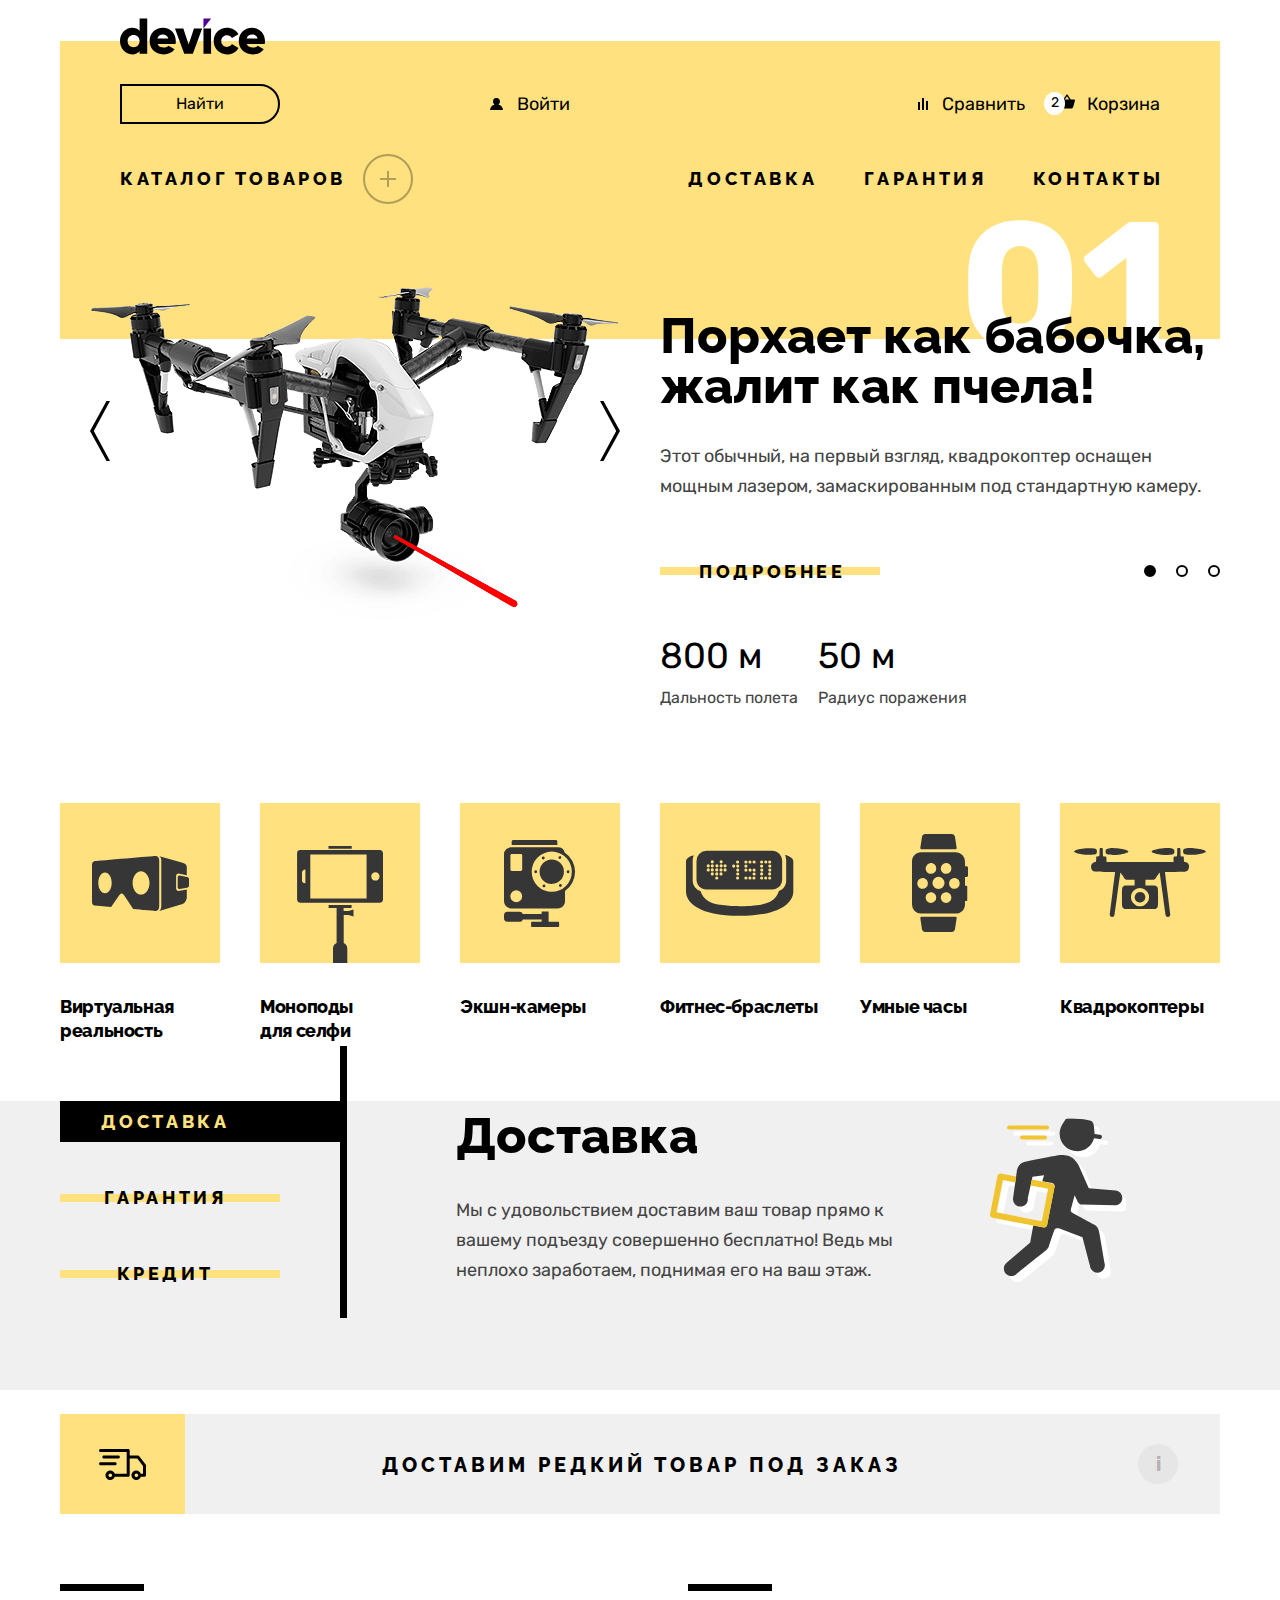
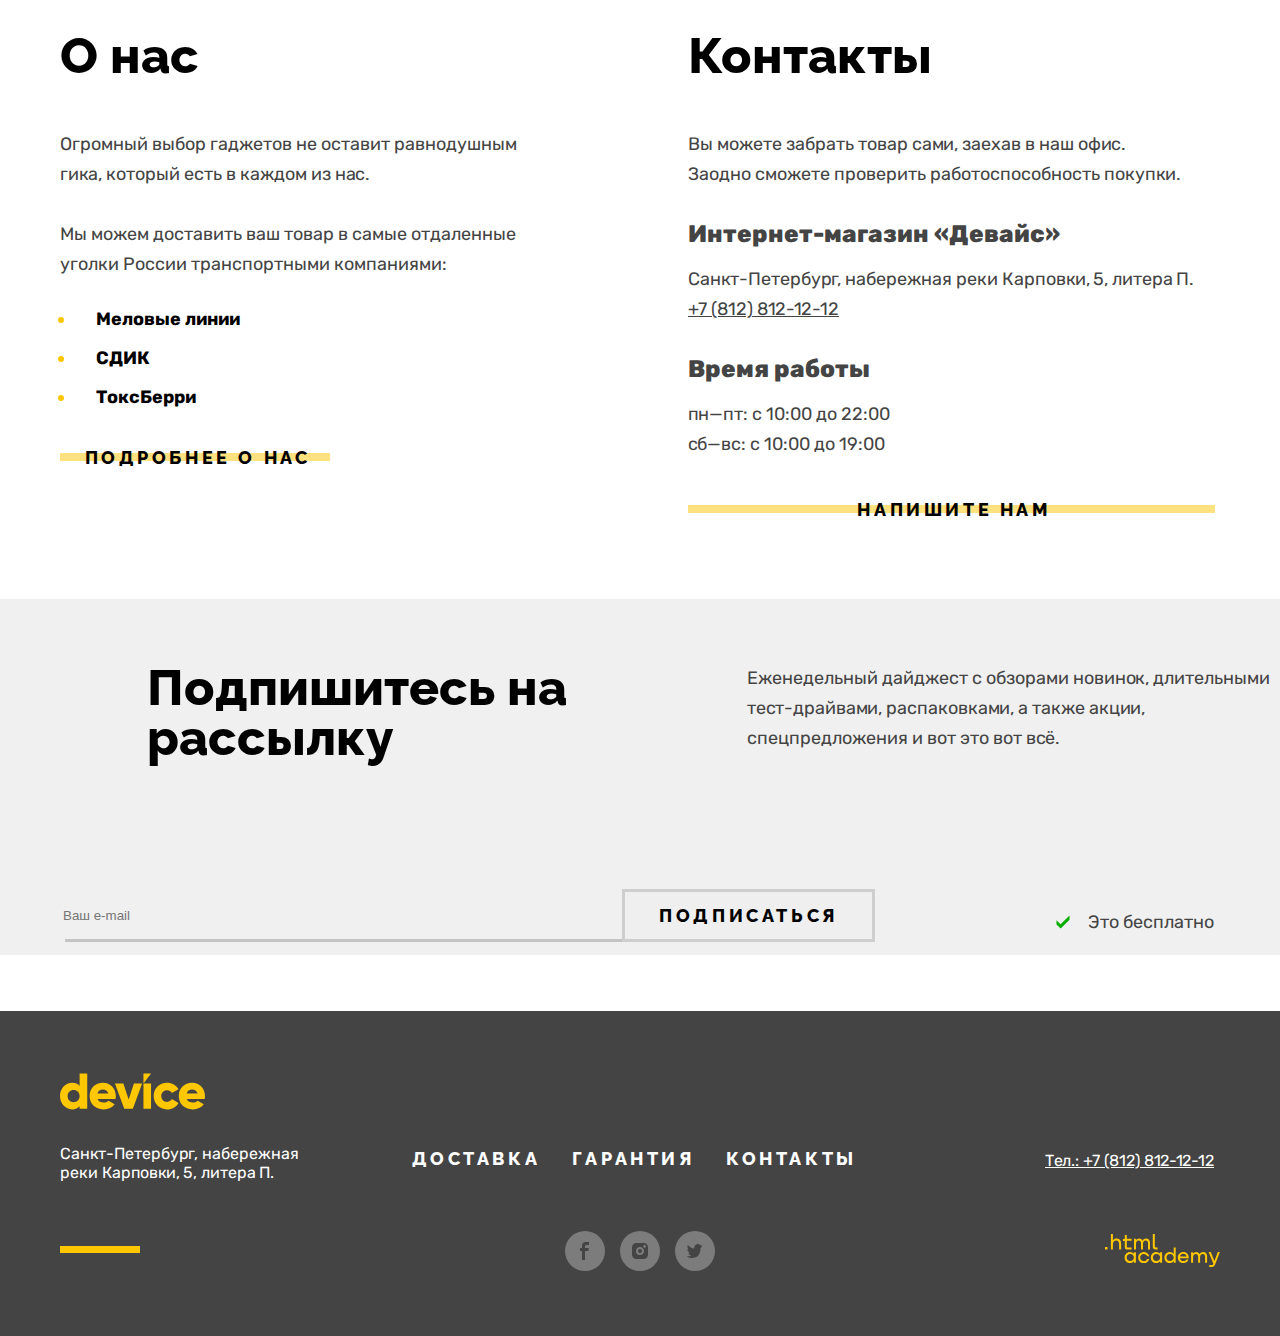
<file: index.html>
<!DOCTYPE html>
<html lang="ru">
  <head>
    <meta charset="utf-8" />
    <title>HTML Academy: Девайс</title>
    <link rel="stylesheet" href="styles/styles.css" />
    <link rel="icon" type="image/x-icon" href="favicon.ico" />
  </head>
  <body>
    <header class="content-wrapper page-header">
      <nav class="navigation">
        <a class="main-logo" href="#">
          <img src="images/logo.svg" width="145" height="37" alt="Логотип сайта" />
        </a>
        <div class="user-menu-wrapper">
          <form class="search" action="https://echo.htmlacademy.ru/" method="POST">
            <label class="hidden" for="search-input">Текст поиска</label>
            <input class="search-input" type="text" name="search-text" id="search-input" placeholder="Текст поиска" />
            <button class="search-submit" type="submit">Найти</button>
          </form>
          <ul class="user-menu">
            <li class="user-menu-item">
              <a class="user-menu-link" href="#"><span class="icon icon-user"></span>Войти</a>
            </li>
            <li class="user-menu-item">
              <a class="user-menu-link" href="#"><span class="icon icon-compare"></span>Сравнить</a>
            </li>
            <li class="user-menu-item user-menu-cart">
              <a class="user-menu-link" href="#"><span class="icon icon-cart" data-items-count="2"></span>Корзина</a>
              <div class="popover popover-cart">
                <div class="popover-content">
                  <h2 class="hidden">Корзина</h2>
                  <ul class="cart-items-list">
                    <li class="popover-cart-item">
                      <a class="cart-item-link" href="#">
                        <img class="cart-item-image" src="images/products/cart-1.jpg" width="39" height="43" alt="Любительская селфи-палка" />
                        <span class="cart-item-text">Любительская селфи-палка</span>
                      </a>
                      <button class="cart-item-button-close" type="button">
                        <svg width="10" height="10" viewBox="0 0 10 10" fill="none" xmlns="http://www.w3.org/2000/svg">
                          <path d="M10 0.909091L9.09091 0L5 4.09091L0.909091 0L0 0.909091L4.09091 5L0 9.09091L0.909091 10L5 5.90909L9.09091 10L10 9.09091L5.90909 5L10 0.909091Z" fill="white" />
                        </svg>
                        <span class="hidden">Удалить из корзины</span>
                      </button>
                    </li>
                    <li class="popover-cart-item">
                      <a class="cart-item-link" href="#">
                        <img class="cart-item-image" src="images/products/cart-2.jpg" width="39" height="43" alt="Профессиональная селфи-палка" />
                        <span class="cart-item-text">Профессиональная селфи-палка</span>
                      </a>
                      <button class="cart-item-button-close" type="button">
                        <svg width="10" height="10" viewBox="0 0 10 10" fill="none" xmlns="http://www.w3.org/2000/svg">
                          <path d="M10 0.909091L9.09091 0L5 4.09091L0.909091 0L0 0.909091L4.09091 5L0 9.09091L0.909091 10L5 5.90909L9.09091 10L10 9.09091L5.90909 5L10 0.909091Z" fill="white" />
                        </svg>
                        <span class="hidden">Удалить из корзины</span>
                      </button>
                    </li>
                  </ul>
                  <div class="popover-cart-total">
                    <p class="popover-total -text popover-goods">Товаров: 2</p>
                    <p class="popover-total -text popover-sum">Сумма: 2000 ₽</p>
                  </div>
                  <button class="cart-open-button" type="button">Открыть корзину</button>
                </div>
              </div>
            </li>
          </ul>
        </div>
        <ul class="navigation-list">
          <li class="navigation-item navigation-dropdown-handler">
            <a class="navigation-link navigation-catalog" href="catalog.html">Каталог товаров</a>
            <!-- drop-down меню -->
            <div class="navigation-dropdown-wrapper">
              <div class="navigation-column-wrapper">
                <ul class="navigation-dropdown-list">
                  <li class="navigation-dropdown-item">
                    <a href="#" class="navigation-dropdown-link">Виртуальная реальность</a>
                  </li>
                  <li class="navigation-dropdown-item">
                    <a href="catalog.html" class="navigation-dropdown-link">Моноподы для cелфи</a>
                  </li>
                  <li class="navigation-dropdown-item">
                    <a href="#" class="navigation-dropdown-link">Экшн-камеры</a>
                  </li>
                </ul>
              </div>
              <div class="navigation-column-wrapper">
                <ul class="navigation-dropdown-list">
                  <li class="navigation-dropdown-item">
                    <a href="#" class="navigation-dropdown-link">Фитнес-браслеты</a>
                  </li>
                  <li class="navigation-dropdown-item">
                    <a href="#" class="navigation-dropdown-link">Умные часы</a>
                  </li>
                </ul>
              </div>
              <div class="navigation-column-wrapper">
                <ul class="navigation-dropdown-list">
                  <li class="navigation-dropdown-item">
                    <a href="#" class="navigation-dropdown-link">Квадрокоптеры</a>
                  </li>
                </ul>
              </div>
            </div>
          </li>
          <li class="navigation-item">
            <a class="navigation-link" href="#">Доставка</a>
          </li>
          <li class="navigation-item">
            <a class="navigation-link" href="#">Гарантия</a>
          </li>
          <li class="navigation-item">
            <a class="navigation-link" href="#">Контакты</a>
          </li>
        </ul>
      </nav>
    </header>
    <main class="main-container">
      <h1 class="hidden">Главная страница проекта «Девайс»</h1>

      <!-- промо блок -->
      <section class="content-wrapper promo-wrapper">
        <h2 class="hidden">Лучшие продукты</h2>

        <ul class="promo-slider">
          <li class="promo-slider-item promo-slider-active">
            <h3 class="hidden">Квадрокоптер</h3>
            <img class="promo-slider-image" src="images/slider/slider-1.png" width="560" height="560" alt="Квадрокоптер" />
            <div class="slider-descr-wrapper">
              <p class="promo-slogan">Порхает как бабочка, жалит как пчела!</p>
              <p class="promo-slogan-more">Этот обычный, на первый взгляд, квадрокоптер оснащен мощным лазером, замаскированным под стандартную камеру.</p>
              <a class="button promo-more" href="#">Подробнее</a>
              <dl>
                <div class="defenition-wrapper">
                  <dt>Дальность полета</dt>
                  <dd>800 м</dd>
                </div>
                <div class="defenition-wrapper">
                  <dt>Радиус поражения</dt>
                  <dd>50 м</dd>
                </div>
              </dl>
            </div>
          </li>

          <li class="promo-slider-item">
            <h3 class="hidden">Фитнес браслет</h3>
            <img class="promo-slider-image" src="images/slider/slider-2.png" width="560" height="560" alt="Фитнес браслет" />
            <div class="slidet-descr-wrapper">
              <p class="promo-slogan">Худеем правильно!</p>
              <p class="promo-slogan-more">Мотивирующие фитнес-браслеты помогут найти в себе силы не пропускать занятия и соблюдать диету.</p>
              <a class="button promo-more" href="#">Подробнее</a>
              <dl>
                <div class="defenition-wrapper">
                  <dt>Без подзарядки</dt>
                  <dd>48 часов</dd>
                </div>
              </dl>
            </div>
          </li>

          <li class="promo-slider-item">
            <h3 class="hidden">Монопод</h3>
            <img class="promo-slider-image" src="images/slider/slider-3.png" width="560" height="560" alt="Монопод" />
            <div class="slidet-descr-wrapper">
              <p class="promo-slogan">Делай селфи, как Бен Стиллер!</p>
              <p class="promo-slogan-more">Самая длинная палка для селфи доступна в нашем магазине. Восемь (Восемь, Карл!) метров длиной и весом всего 5 кг.</p>
              <a class="button promo-more" href="#">Подробнее</a>
              <dl>
                <div class="defenition-wrapper">
                  <dt>Длина палки</dt>
                  <dd>8,5 м</dd>
                </div>
                <div class="defenition-wrapper">
                  <dt>Вес палки</dt>
                  <dd>5 кг</dd>
                </div>
                <div class="defenition-wrapper">
                  <dt>Материал</dt>
                  <dd>Карбон</dd>
                </div>
              </dl>
            </div>
          </li>
        </ul>

        <button class="promo-slider-button promo-slider-button-left" type="button">
          <span class="hidden">Предыдущий</span>
        </button>
        <button class="promo-slider-button promo-slider-button-right" type="button">
          <span class="hidden">Следующий</span>
        </button>

        <ul class="promo-chooser-list">
          <li class="promo-chooser-item">
            <a class="promo-chooser-link promo-chooser-link-active" href="#">Квадрокоптер</a>
          </li>
          <li class="promo-chooser-item">
            <a class="promo-chooser-link" href="#">Фитнес браслет</a>
          </li>
          <li class="promo-chooser-item">
            <a class="promo-chooser-link" href="#">Монопод</a>
          </li>
        </ul>
      </section>

      <!-- Категории девайсов -->
      <section class="content-wrapper device-wrapper">
        <h2 class="hidden">Ассортимент девайсов</h2>
        <ul class="device-category-list">
          <li class="device-category-item">
            <a class="device-category-link device-vr" href="#">Виртуальная реальность</a>
          </li>
          <li class="device-category-item">
            <a class="device-category-link device-monopod" href="#">Моноподы<br />для селфи</a>
          </li>
          <li class="device-category-item">
            <a class="device-category-link device-camera" href="#">Экшн-камеры</a>
          </li>
          <li class="device-category-item">
            <a class="device-category-link device-band" href="#">Фитнес-браслеты</a>
          </li>
          <li class="device-category-item">
            <a class="device-category-link device-watch" href="#">Умные часы</a>
          </li>
          <li class="device-category-item">
            <a class="device-category-link device-quadro" href="#">Квадрокоптеры</a>
          </li>
        </ul>
      </section>

      <!-- Услуги -->
      <section class="services">
        <h2 class="visually-hidden"></h2>  
          <div class="tabs"> 
            <input class="service-input" id="tab1" type="radio" name="tabs" checked=""> 
            <label class="service-tabs" for="tab1"><span class="service-tabs-name">Доставка</span></label> 
            <input id="tab2" type="radio" name="tabs"> 
            <label class="service-tabs" for="tab2"><span class="service-tabs-name">Гарантия</span></label> 
            <input id="tab3" type="radio" name="tabs"> 
            <label class="service-tabs" for="tab3"><span class="service-tabs-name">Кредит</span></label>            
             <section class="services-tab" id="content1"> 
               <h3 class="services-title">Доставка</h3>
               <div class="services-description-box">
                <p class="services-description">Мы с удовольствием доставим ваш товар прямо к вашему
                подъезду совершенно бесплатно! Ведь мы неплохо заработаем, поднимая его на ваш этаж.</p> 
               </div>
               <svg class="image-services" aria-hidden="true" focusable="false" width="136" height="165" viewBox="0 0 136 165" fill="none" xmlns="http://www.w3.org/2000/svg">
                 <g clip-path="url(#clip0_14553_210)">
                 <path d="M93.1329 39.2669C101.254 39.2669 108.078 33.7249 110.033 26.2179L115.5 27.0319C115.607 27.0479 115.715 27.0559 115.82 27.0559C116.871 27.0559 117.791 26.2859 117.951 25.2159C118.127 24.0379 117.312 22.9399 116.135 22.7649L110.594 21.9399C110.596 21.8939 110.598 21.8489 110.598 21.8019C110.598 21.6199 110.592 21.4399 110.584 21.2599C110.584 21.2599 110.133 14.7419 109.51 12.0229C108.889 9.30394 106.975 8.72694 106.975 8.72694C97.2049 6.51494 87.2029 6.28894 84.5999 6.28894C81.9969 6.28894 81.4419 7.62094 81.4419 7.62094L78.2919 12.6169L78.2819 12.6139C78.2059 12.7359 78.136 12.8589 78.063 12.9819L78.0359 13.0249C76.5339 15.6049 75.6689 18.6009 75.6689 21.8019C75.6679 31.4479 83.4879 39.2669 93.1329 39.2669Z" fill="white"></path>
                 <path d="M131.535 78.576V78.574L104.793 76.406L95.5469 55.294C95.5469 55.294 95.0859 52.52 89.5389 46.818C83.9899 41.116 72.7399 43.428 72.7399 43.428C72.7399 43.428 48.8539 47.897 40.9949 49.746C33.1349 51.596 32.8269 59.609 32.8269 59.609L32.1949 64.128L17.0169 61.187C16.8259 61.15 16.6359 61.132 16.4489 61.132C15.0419 61.132 13.7779 62.132 13.5009 63.561L6.08995 101.803C5.77595 103.423 6.84395 105.005 8.46495 105.319L59.6609 115.242C59.7759 115.264 59.8909 115.266 60.0069 115.275H60.0089C59.2809 115.379 58.7179 115.24 58.7179 115.24L49.3179 113.391L46.2359 130.496L22.6759 150.859C20.9749 152.22 19.8839 154.312 19.8839 156.66C19.8839 160.764 23.2099 164.09 27.3129 164.09C29.3479 164.09 31.1909 163.272 32.5329 161.945C32.5329 161.945 60.2579 139.895 62.1079 138.354C63.9579 136.814 64.8809 134.501 64.8809 134.501C64.8809 134.501 69.422 120.553 70.66 117.627C71.5079 115.623 75.5919 116.548 75.5919 116.548L98.4769 125.179L106.092 154.241C106.174 154.871 106.334 155.475 106.565 156.045H106.567C107.665 158.773 110.337 160.699 113.456 160.699C117.56 160.699 120.886 157.372 120.886 153.269C120.886 152.67 120.814 152.09 120.679 151.533C119.837 146.568 116.075 124.487 115.118 119.707C114.04 114.313 110.497 112.773 110.497 112.773C110.497 112.773 89.229 101.215 87.8429 100.444C86.4559 99.674 86.7649 97.67 86.7649 97.67L90.6949 83.339L93.4679 89.195C93.4679 89.195 95.087 92.469 97.5519 92.586L130.909 93.406C135.013 93.406 138.339 90.08 138.339 85.975C138.338 82.086 135.346 78.896 131.535 78.576ZM60.1039 63.307L58.3149 69.187L68.2129 71.106L47.9989 67.189L48.5469 64.693L60.1039 63.307ZM57.8549 108.78L12.5509 99.999L18.8209 67.646L31.3629 70.077L29.7449 81.644L29.1049 86.05C29.0999 86.076 29.0969 86.106 29.0929 86.132L29.0749 86.259H29.0769C29.0369 86.571 29.0139 86.888 29.0139 87.21C29.0139 91.314 32.3409 94.639 36.4439 94.639C40.5469 94.639 43.8729 91.314 43.8729 87.21C43.8729 86.892 43.8519 86.58 43.8119 86.273L46.7129 73.05L64.1259 76.424L57.8549 108.78Z" fill="white"></path>
                 <path d="M25.05 17.508H63.077C64.177 17.508 65.0771 16.612 65.0771 15.518C65.0771 14.424 64.177 13.528 63.077 13.528H25.05C23.95 13.528 23.05 14.424 23.05 15.518C23.05 16.612 23.95 17.508 25.05 17.508Z" fill="white"></path>
                 <path d="M38.0798 23.5249C36.9798 23.5249 36.0798 24.4209 36.0798 25.5149C36.0798 26.6089 36.9798 27.5049 38.0798 27.5049H61.0388C62.1388 27.5049 63.0388 26.6089 63.0388 25.5149C63.0388 24.4199 62.1388 23.5249 61.0388 23.5249H38.0798Z" fill="white"></path>
                 <path d="M87.0981 33.232C95.2191 33.232 102.043 27.69 103.998 20.183L109.465 20.997C109.572 21.013 109.68 21.021 109.785 21.021C110.836 21.021 111.756 20.251 111.916 19.181C112.092 18.003 111.277 16.905 110.1 16.73L104.559 15.905C104.561 15.859 104.563 15.814 104.563 15.767C104.563 15.585 104.557 15.405 104.549 15.225C104.549 15.225 104.098 8.70703 103.475 5.98803C102.854 3.26903 100.94 2.69203 100.94 2.69203C91.1701 0.480028 81.1681 0.254028 78.5641 0.254028C75.9601 0.254028 75.4061 1.58603 75.4061 1.58603L72.2561 6.58203L72.2461 6.57903C72.1701 6.70003 72.1001 6.82403 72.0271 6.94703L72.0001 6.99003C70.4981 9.57003 69.6331 12.566 69.6331 15.767C69.6331 25.413 77.4531 33.232 87.0981 33.232Z" fill="#3A3A3A"></path>
                 <path d="M125.5 72.5411V72.5391L98.758 70.3711L89.512 49.2591C89.512 49.2591 89.051 46.4851 83.504 40.7831C77.955 35.0811 66.705 37.3931 66.705 37.3931C66.705 37.3931 42.819 41.8621 34.96 43.7101C27.1 45.5601 26.792 53.5731 26.792 53.5731L23.71 75.6091L23.07 80.0151C23.065 80.0411 23.062 80.0711 23.058 80.0971L23.04 80.2241H23.042C23.002 80.5361 22.979 80.8531 22.979 81.1751C22.979 85.2791 26.306 88.6041 30.409 88.6041C34.512 88.6041 37.838 85.2791 37.838 81.1751C37.838 80.8571 37.817 80.5451 37.777 80.2381L42.511 58.6571L54.068 57.2711L52.279 63.1511L62.177 65.0701C63.797 65.3831 64.865 66.9661 64.552 68.5871L57.14 106.83C56.863 108.26 55.599 109.26 54.192 109.26C54.12 109.26 54.046 109.244 53.972 109.239C53.244 109.343 52.681 109.204 52.681 109.204L43.281 107.355L40.199 124.46L16.639 144.823C14.938 146.184 13.847 148.276 13.847 150.624C13.847 154.728 17.173 158.054 21.276 158.054C23.311 158.054 25.154 157.236 26.496 155.909C26.496 155.909 54.221 133.859 56.071 132.318C57.921 130.778 58.844 128.465 58.844 128.465C58.844 128.465 63.385 114.517 64.623 111.591C65.471 109.587 69.555 110.512 69.555 110.512L92.44 119.143L100.055 148.205C100.137 148.835 100.297 149.439 100.528 150.009H100.53C101.628 152.737 104.3 154.663 107.419 154.663C111.523 154.663 114.849 151.336 114.849 147.233C114.849 146.634 114.777 146.054 114.642 145.497C113.8 140.532 110.038 118.451 109.081 113.671C108.003 108.277 104.46 106.737 104.46 106.737C104.46 106.737 83.193 95.1821 81.807 94.4101C80.42 93.6401 80.729 91.6361 80.729 91.6361L84.659 77.3051L87.432 83.1611C87.432 83.1611 89.051 86.4351 91.516 86.5521L124.873 87.3721C128.977 87.3721 132.303 84.0461 132.303 79.9411C132.303 76.0511 129.311 72.8601 125.5 72.5411Z" fill="#3A3A3A"></path>
                 <path d="M53.9708 109.644H53.9728C54.0458 109.65 54.1198 109.665 54.1928 109.665C55.5998 109.665 56.8638 108.665 57.1408 107.235L64.5528 68.992C64.8658 67.371 63.7978 65.789 62.1778 65.475L41.9638 61.558L40.6778 67.42L58.0908 70.794L51.8198 103.148L6.51579 94.369L12.7858 62.016L25.3278 64.447L26.1598 58.497L10.9818 55.555C10.7908 55.518 10.6008 55.5 10.4138 55.5C9.00679 55.5 7.74279 56.5 7.46579 57.929L0.0547894 96.173C-0.259211 97.793 0.808789 99.375 2.42979 99.689L53.6258 109.612C53.7398 109.634 53.8548 109.635 53.9708 109.644Z" fill="#F0C42E"></path>
                 <path d="M59.0419 9.48194C59.0419 10.5769 58.1419 11.4719 57.0419 11.4719H19.0149C17.9149 11.4719 17.0149 10.5759 17.0149 9.48194C17.0149 8.38794 17.9149 7.49194 19.0149 7.49194H57.0419C58.1419 7.49294 59.0419 8.38794 59.0419 9.48194Z" fill="#F0C52E"></path>
                 <path d="M57.0039 19.48C57.0039 20.574 56.1039 21.47 55.0039 21.47H32.0439C30.9439 21.47 30.0439 20.574 30.0439 19.48C30.0439 18.385 30.9439 17.49 32.0439 17.49H55.0029C56.1039 17.49 57.0039 18.386 57.0039 19.48Z" fill="#F0C52E"></path>
                 </g>
                 <defs>
                 <clipPath id="clip0_14553_210">
                 <rect width="136" height="164" fill="white" transform="translate(0 0.5)"></rect>
                 </clipPath>
                 </defs>
                 </svg> 
             </section>  
             <section class="services-tab" id="content2">
               <h3 class="services-title">Гарантия</h3>
               <div class="services-description-box">
                <p class="services-description">Если из-за возгорания купленного у нас товара у вас 
                  сгорит дом — не переживайте, мы выдадим вам новый. Товар, не дом, конечно же.</p>
                  <svg class="image-services" aria-hidden="true" focusable="false" width="171" height="195" viewBox="0 0 171 195" fill="none" xmlns="http://www.w3.org/2000/svg">
                   <g clip-path="url(#clip0_11337_1220)">
                   <path d="M77.6941 174.636C77.5901 174.506 67.1991 161.64 65.0851 158.876C63.7641 157.149 61.7781 156.198 59.4921 156.198C56.9321 156.198 54.6561 157.368 53.9801 157.751L48.4941 160.494C46.7211 160.015 42.9071 158.544 39.2141 154.226C35.9301 150.387 35.9531 145.24 36.1281 143.127L42.0211 137.234C45.1141 134.517 44.4731 130.718 43.2671 128.803L43.0481 128.492C43.0481 128.492 30.1861 112.271 28.3821 109.994C27.3931 108.745 25.9071 108.056 24.1981 108.056C21.3491 108.056 18.3191 110.031 17.4421 110.648C6.55711 118.397 5.85611 125.21 5.81111 125.961L5.78711 126.375L5.86111 126.784C12.2731 162.51 31.8871 177.921 41.3141 185.327C42.4621 186.228 43.4541 187.008 44.1681 187.633C50.7311 193.38 57.9301 194 60.7211 194C63.0961 193.999 65.2011 193.595 66.8101 192.829C71.1761 190.751 76.2351 184.819 77.6821 183.051C80.1831 179.992 78.9651 176.452 77.8501 174.843L77.6941 174.636ZM63.8011 186.509C63.3021 186.746 62.2311 187 60.7201 187C59.1601 187 53.6881 186.666 48.7761 182.368C47.9221 181.621 46.8631 180.789 45.6371 179.825C36.9431 172.995 18.9081 158.824 12.8571 126.141C13.1461 125.162 14.6861 121.203 21.4771 116.37C22.1291 115.917 22.9851 115.466 23.5961 115.228C26.4271 118.8 35.0061 129.62 37.0981 132.258L29.5701 139.785L29.3671 140.84C29.2861 141.262 27.4561 151.249 33.8941 158.777C40.1801 166.126 47.1441 167.444 48.4771 167.633L49.5591 167.787L57.2031 163.964L57.4211 163.846C57.7021 163.679 58.7561 163.198 59.4921 163.198C59.5281 163.198 59.5571 163.199 59.5801 163.201C61.7291 166.001 70.6851 177.098 72.0801 178.825C72.0811 178.829 72.0821 178.832 72.0841 178.835C69.5221 181.93 65.9111 185.504 63.8011 186.509Z" fill="white"></path>
                   <path d="M137.85 65.824C143.362 60.647 145.006 53.849 142.883 45.041C142.676 44.185 142.035 43.5 141.194 43.239C140.352 42.977 139.434 43.179 138.78 43.769L130.559 51.172C129.121 50.377 126.883 48.721 126.094 45.842L132.897 39.113C133.844 38.175 133.889 36.66 133.001 35.667L132.815 35.46C132.622 35.244 132.393 35.064 132.137 34.927C131.977 34.841 128.149 32.811 123.313 32.811C118.604 32.811 114.454 34.732 111.311 38.367C105.311 45.305 106.754 53.409 107.768 56.838L104.28 60.326L93.9962 51.09L98.7132 47.824L78.6712 34.1L68.0702 44.703L81.7942 64.744L85.0602 60.027L94.2972 70.309L91.0022 73.603C89.5022 73.125 87.1192 72.551 84.3392 72.551C78.9102 72.551 74.1032 74.725 70.3772 78.91C70.1062 79.239 63.7782 87.075 67.6262 97.531C67.9102 98.304 68.5572 98.887 69.3552 99.091C70.1512 99.294 71.0002 99.092 71.6192 98.55L79.9142 91.291C81.2372 91.858 83.5362 93.371 84.5732 97.216L77.1892 104.732C76.5552 105.377 76.3192 106.314 76.5722 107.182C76.8252 108.05 77.5262 108.714 78.4072 108.919C78.5172 108.944 81.1312 109.542 84.5822 109.542C91.4222 109.542 96.6942 107.271 99.8272 102.975C103.19 98.362 103.921 93.542 103.821 89.887L120.038 106.104L120.21 106.262C121.731 107.522 124.528 108.987 127.661 108.987C129.888 108.987 132.286 108.246 134.513 106.163L140.031 100.647L140.133 100.543C145.145 95.185 142.391 88.845 140.233 86.241L123.288 69.282C124.315 69.388 125.436 69.463 126.61 69.463C131.498 69.462 135.279 68.238 137.85 65.824ZM84.5512 51.978L81.8172 55.927L74.5412 45.302L79.2722 40.57L89.8972 47.846L85.9472 50.58L100.739 63.866L96.6452 67.959L97.8362 66.767L84.5512 51.978ZM98.1132 85.502C98.2222 85.815 100.728 93.248 95.7852 100.029C93.0152 103.827 88.0372 104.555 84.3852 104.541L89.0882 99.754C89.6542 99.178 89.9082 98.363 89.7682 97.567C87.9772 87.42 80.0232 86.083 79.6852 86.031C78.9562 85.921 78.2142 86.135 77.6582 86.62L71.4542 92.048C70.9322 86.488 73.8672 82.559 74.2132 82.116C76.9342 79.086 80.3402 77.55 84.3382 77.55C87.8532 77.55 90.5692 78.761 90.5872 78.77C91.5402 79.209 92.6632 79.011 93.4052 78.269L112.405 59.269C113.13 58.545 113.339 57.453 112.932 56.513C112.897 56.43 109.438 48.173 115.09 41.637C117.285 39.098 120.051 37.811 123.311 37.811C124.541 37.811 125.694 37.994 126.676 38.232L121.629 43.225C121.078 43.769 120.811 44.537 120.904 45.305C121.916 53.605 129.873 56.382 130.211 56.496C131.066 56.784 132.012 56.59 132.684 55.985L138.733 50.538C139.106 55.402 137.713 59.092 134.424 62.18C132.416 64.067 129.065 64.463 126.606 64.463C122.917 64.463 119.655 63.598 119.624 63.59C118.759 63.354 117.829 63.604 117.194 64.243L98.6942 82.91C98.0232 83.587 97.8012 84.6 98.1132 85.502ZM103.615 87.344C103.615 87.347 103.615 87.349 103.615 87.352C103.615 87.349 103.615 87.347 103.615 87.344ZM103.434 86.223C103.444 86.275 103.454 86.327 103.463 86.381C103.453 86.329 103.443 86.274 103.434 86.223ZM136.525 97.079L131.046 102.555C127.798 105.535 124.146 102.987 123.47 102.468L104.827 83.823L119.768 68.748L117.733 70.801L136.44 89.507C136.9 90.099 139.537 93.794 136.525 97.079ZM121.316 69.025C121.324 69.026 121.332 69.027 121.339 69.029C121.332 69.027 121.324 69.026 121.316 69.025ZM120.473 68.882C120.493 68.886 120.518 68.89 120.539 68.894C120.516 68.89 120.494 68.886 120.473 68.882Z" fill="white"></path>
                   <path d="M104.162 6.00195C67.7542 6.00195 38.2402 35.516 38.2402 71.924C38.2402 105.441 63.2602 133.096 95.6382 137.278V163.502C95.6382 163.502 153.077 142.259 167.607 89.88C167.685 89.597 167.746 89.342 167.818 89.068C167.931 88.644 168.043 88.218 168.148 87.791C168.212 87.528 168.267 87.277 168.326 87.022C169.463 82.171 170.084 77.121 170.084 71.924C170.084 35.516 140.57 6.00195 104.162 6.00195ZM161.51 85.424L161.504 85.451L161.498 85.478L161.469 85.608C161.43 85.778 161.393 85.947 161.35 86.123C161.256 86.499 161.159 86.874 161.049 87.284L160.945 87.684C160.92 87.792 160.892 87.9 160.863 88.008C155.299 108.064 142.343 125.708 122.357 140.45C114.984 145.888 107.949 149.914 102.638 152.625V137.277V131.123L96.5342 130.335C67.2912 126.558 45.2392 101.446 45.2392 71.923C45.2392 39.4329 71.6712 13.001 104.161 13.001C136.649 13.001 163.083 39.4329 163.083 71.923C163.084 76.432 162.555 80.974 161.51 85.424Z" fill="white"></path>
                   <path d="M54.583 187.998C51.792 187.998 44.5939 187.378 38.0289 181.634C37.3149 181.009 36.3229 180.23 35.1749 179.328C25.749 171.922 6.13395 156.511 -0.278051 120.785L-0.352051 120.376L-0.328051 119.962C-0.284051 119.21 0.41795 112.398 11.3029 104.649C12.1799 104.032 15.2099 102.057 18.0589 102.057C19.7669 102.057 21.2529 102.745 22.2429 103.995C24.0469 106.272 36.909 122.493 36.909 122.493L37.1279 122.804C38.3339 124.719 38.975 128.518 35.882 131.235L29.9889 137.128C29.8139 139.24 29.791 144.388 33.075 148.227C36.767 152.544 40.5819 154.016 42.3549 154.495L47.841 151.752C48.517 151.369 50.793 150.199 53.353 150.199C55.639 150.199 57.6249 151.15 58.9459 152.877C61.0599 155.641 71.4499 168.507 71.5549 168.637L71.7099 168.844C72.8249 170.453 74.0429 173.993 71.5419 177.052C70.0949 178.821 65.0369 184.752 60.6699 186.83C59.0629 187.593 56.958 187.997 54.583 187.998ZM6.71995 120.14C12.7709 152.823 30.806 166.994 39.5 173.824C40.726 174.788 41.785 175.62 42.639 176.367C47.551 180.665 53.023 180.999 54.583 180.999C56.094 180.999 57.165 180.745 57.664 180.508C59.774 179.503 63.3859 175.929 65.9479 172.834C65.9469 172.831 65.9449 172.828 65.9439 172.824C64.5499 171.097 55.593 160 53.444 157.2C53.421 157.198 53.3909 157.197 53.3559 157.197C52.6199 157.197 51.566 157.678 51.285 157.845L51.067 157.963L43.423 161.786L42.341 161.632C41.008 161.443 34.0439 160.124 27.7579 152.776C21.3199 145.249 23.1499 135.261 23.2309 134.839L23.4339 133.784L30.9619 126.257C28.8699 123.618 20.2909 112.799 17.4599 109.227C16.8489 109.464 15.9929 109.915 15.3409 110.369C8.54795 115.202 7.00795 119.161 6.71995 120.14Z" fill="#3A3A3A"></path>
                   <path d="M78.443 103.54C74.991 103.54 72.378 102.942 72.268 102.917C71.387 102.712 70.685 102.048 70.433 101.18C70.181 100.312 70.416 99.3741 71.05 98.7301L78.434 91.2141C77.397 87.3691 75.098 85.8571 73.775 85.2891L65.48 92.5481C64.86 93.0901 64.012 93.2921 63.216 93.0891C62.418 92.8861 61.772 92.3021 61.487 91.5301C57.639 81.0731 63.967 73.2371 64.238 72.9081C67.964 68.7231 72.771 66.5491 78.2 66.5491C80.98 66.5491 83.362 67.1231 84.863 67.6011L101.629 50.8361C100.616 47.4061 99.172 39.3021 105.172 32.3651C108.315 28.7311 112.465 26.8091 117.174 26.8091C122.011 26.8091 125.838 28.8381 125.999 28.9251C126.254 29.0621 126.483 29.2421 126.676 29.4581L126.862 29.6651C127.752 30.6581 127.707 32.1731 126.758 33.1111L119.955 39.8401C120.744 42.7191 122.983 44.3751 124.42 45.1701L132.642 37.7671C133.296 37.1771 134.214 36.9751 135.055 37.2371C135.897 37.4981 136.538 38.1821 136.745 39.0391C138.868 47.8481 137.223 54.6451 131.712 59.8221C129.142 62.2361 125.359 63.4601 120.47 63.4601C117.681 63.4601 115.146 63.0531 113.631 62.7461L97.127 79.3991C97.856 82.5801 98.758 90.0191 93.688 96.9731C90.555 101.269 85.283 103.54 78.443 103.54ZM78.247 98.5391C81.898 98.5541 86.878 97.8251 89.647 94.0271C94.591 87.2461 92.085 79.8131 91.976 79.5001C91.663 78.5981 91.885 77.5851 92.558 76.9071L111.058 58.2401C111.692 57.6011 112.622 57.3511 113.488 57.5871C113.518 57.5951 116.781 58.4601 120.47 58.4601C122.928 58.4601 126.281 58.0641 128.288 56.1771C131.576 53.0891 132.969 49.3991 132.597 44.5351L126.548 49.9821C125.876 50.5861 124.931 50.7811 124.075 50.4931C123.737 50.3791 115.78 47.6021 114.768 39.3021C114.674 38.5341 114.941 37.7661 115.492 37.2221L120.539 32.2291C119.558 31.9911 118.404 31.8081 117.174 31.8081C113.915 31.8081 111.15 33.0961 108.953 35.6341C103.302 42.1701 106.761 50.4271 106.796 50.5101C107.201 51.4501 106.992 52.5431 106.268 53.2661L87.268 72.2661C86.527 73.0081 85.403 73.2061 84.451 72.7671C84.433 72.7591 81.716 71.5471 78.201 71.5471C74.203 71.5471 70.797 73.0831 68.076 76.1131C67.729 76.5551 64.794 80.4851 65.317 86.0451L71.521 80.6171C72.077 80.1311 72.819 79.9171 73.548 80.0281C73.885 80.0801 81.839 81.4171 83.63 91.5641C83.771 92.3601 83.518 93.1741 82.951 93.7511L78.247 98.5391Z" fill="#F0C42E"></path>
                   <path d="M78.9209 54.0251L88.1579 64.3071L91.6979 60.7661L78.4129 45.9761L75.6779 49.9251L68.4019 39.3011L73.1339 34.5691L83.7589 41.8451L79.8089 44.5791L94.5999 57.8651L98.1409 54.3241L87.8579 45.0881L92.5749 41.8221L72.5329 28.0981L61.9319 38.7011L75.6559 58.7421L78.9209 54.0251Z" fill="#3A3A3A"></path>
                   <path d="M117.147 63.2801C115.734 63.1341 114.507 62.9241 113.63 62.7461L111.596 64.7991L130.302 83.5051C130.762 84.0971 133.399 87.7921 130.386 91.0771L124.908 96.5531C121.66 99.5331 118.007 96.9851 117.332 96.4661L98.69 77.8211L97.127 79.3991C97.372 80.4691 97.632 82.0291 97.682 83.8841L113.899 100.102L114.072 100.26C115.593 101.52 118.39 102.985 121.522 102.985C123.75 102.985 126.147 102.244 128.375 100.161L133.893 94.6451L133.995 94.5421C139.007 89.1841 136.252 82.8431 134.094 80.2391L117.147 63.2801Z" fill="#3A3A3A"></path>
                   <path d="M98.0231 7C130.512 7 156.945 33.432 156.945 65.922C156.945 70.43 156.416 74.972 155.372 79.422L155.366 79.449L155.359 79.476L155.33 79.606C155.292 79.776 155.254 79.945 155.212 80.121C155.118 80.497 155.021 80.872 154.91 81.282L154.807 81.682C154.781 81.79 154.753 81.898 154.724 82.006C149.16 102.062 136.204 119.706 116.218 134.448C108.845 139.886 101.81 143.912 96.4991 146.623V131.275V125.121L90.395 124.333C61.152 120.556 39.1011 95.444 39.1011 65.921C39.1021 33.432 65.5341 7 98.0231 7ZM98.0231 0C61.6161 0 32.1021 29.514 32.1021 65.922C32.1021 99.439 57.1221 127.094 89.5 131.276V157.5C89.5 157.5 146.939 136.257 161.47 83.878C161.548 83.595 161.608 83.34 161.68 83.066C161.794 82.642 161.905 82.216 162.011 81.789C162.074 81.526 162.13 81.275 162.188 81.02C163.326 76.169 163.946 71.119 163.946 65.922C163.945 29.514 134.432 0 98.0231 0Z" fill="#3A3A3A"></path>
                   </g>
                   <defs>
                   <clipPath id="clip0_11337_1220">
                   <rect width="171" height="195" fill="white"></rect>
                   </clipPath>
                   </defs>
                   </svg>
               </div> 
             </section>  
             <section class="services-tab" id="content3">
               <h3 class="services-title">Кредит</h3>
               <div class="services-description-box">
                 <p class="services-description">Залезть в долговую яму стало проще! Кредитные консультанты
                    подберут для вас наиболее выгодные условия кредита. Выгодные для банка, разумеется.</p>
                    <svg class="image-services" aria-hidden="true" width="156" height="189" viewBox="0 0 156 189" fill="none" xmlns="http://www.w3.org/2000/svg">
                     <g clip-path="url(#clip0_11337_1269)">
                     <path d="M141.25 84.127C149.396 84.127 156 77.5232 156 69.377C156 61.2308 149.396 54.627 141.25 54.627C133.104 54.627 126.5 61.2308 126.5 69.377C126.5 77.5232 133.104 84.127 141.25 84.127Z" fill="white"></path>
                     <path d="M89.1131 140.044L82.0391 157.919L59.2151 172.836C57.0471 174.068 55.5811 176.395 55.5811 179.066C55.5811 183.024 58.7891 186.233 62.7481 186.233C64.2831 186.233 65.7031 185.746 66.8691 184.923C70.6301 182.552 89.2201 170.839 92.3641 169.043C95.8641 167.043 96.4891 163.918 96.4891 163.918L101.364 147.918C101.364 147.918 101.364 147.918 95.6141 145.293C89.8641 142.668 89.1131 140.044 89.1131 140.044Z" fill="white"></path>
                     <path d="M139.321 141.962C139.321 141.962 138.163 138.128 134.742 136.795C131.321 135.462 116.655 129.045 116.655 129.045L132.071 103.461C132.071 103.461 135.905 94.461 131.738 90.044C127.571 85.627 117.988 80.294 117.988 80.294H110.467L126.266 53.493C129.62 47.807 127.709 40.412 122.024 37.061L72.6331 7.947C66.9471 4.595 59.5541 6.505 56.2021 12.191L9.14406 92.019C5.79306 97.704 7.70206 105.099 13.3881 108.451L62.7781 137.564C68.4641 140.916 75.8591 139.005 79.2101 133.322L102.144 94.419H110.24L95.4901 120.628C95.4901 120.628 90.3561 129.842 95.1561 134.878C99.3651 139.294 107.823 141.794 107.823 141.794L125.073 148.295L130.174 179.586L130.183 179.585C130.732 182.998 133.682 185.608 137.25 185.608C141.208 185.608 144.416 182.399 144.416 178.441C144.416 178.252 144.402 178.066 144.388 177.881L144.416 177.877L139.321 141.962ZM17.9581 100.698C16.5571 99.872 16.0711 97.99 16.8971 96.59L63.9561 16.761C64.7821 15.36 66.6631 14.873 68.0631 15.699L79.5841 22.491L29.4801 107.489L17.9581 100.698ZM71.4561 128.752C70.6301 130.152 68.7491 130.639 67.3491 129.813L37.2331 112.059L87.3401 27.063L117.453 44.816C118.855 45.642 119.34 47.523 118.515 48.923L100.022 80.295H91.2391L71.3231 94.722C70.8811 94.974 70.4701 95.275 70.0931 95.613L70.0621 95.635L70.0641 95.638C68.6191 96.95 67.7061 98.836 67.7061 100.942C67.7061 104.9 70.9141 108.109 74.8731 108.109C76.4211 108.109 77.8511 107.613 79.0221 106.778L79.0241 106.781L79.0951 106.723C79.2771 106.59 79.4511 106.45 79.6191 106.3L89.2791 98.516L71.4561 128.752Z" fill="white"></path>
                     <path d="M49.2189 6.44296L2.16091 86.272C-1.19009 91.957 0.718907 99.352 6.40491 102.704L55.7949 131.817C61.4809 135.169 68.8759 133.258 72.2269 127.575L119.284 47.746C122.638 42.06 120.727 34.665 115.042 31.314L65.6499 2.19996C59.9649 -1.15204 52.5709 0.757962 49.2189 6.44296ZM9.91391 90.843L56.9729 11.014C57.7989 9.61296 59.6799 9.12596 61.0799 9.95196L72.6009 16.744L22.4959 101.742L10.9739 94.951C9.57391 94.125 9.08791 92.243 9.91391 90.843ZM111.531 43.176L64.4719 123.005C63.6459 124.405 61.7649 124.892 60.3649 124.066L30.2489 106.312L80.3549 21.316L110.468 39.069C111.871 39.894 112.355 41.775 111.531 43.176Z" fill="#F0C42E"></path>
                     <path d="M135.25 78.333C143.396 78.333 150 71.7292 150 63.583C150 55.4368 143.396 48.833 135.25 48.833C127.104 48.833 120.5 55.4368 120.5 63.583C120.5 71.7292 127.104 78.333 135.25 78.333Z" fill="#3A3A3A"></path>
                     <path d="M81.875 134.25L74.801 152.125L51.976 167.042C49.808 168.274 48.342 170.601 48.342 173.272C48.342 177.23 51.55 180.439 55.509 180.439C57.044 180.439 58.464 179.952 59.63 179.129C63.391 176.758 81.981 165.045 85.125 163.249C88.625 161.249 89.25 158.124 89.25 158.124L94.125 142.124C94.125 142.124 94.125 142.124 88.375 139.499C82.625 136.874 81.875 134.25 81.875 134.25Z" fill="#3A3A3A"></path>
                     <path d="M132.083 136.168C132.083 136.168 130.925 132.334 127.504 131.001C124.083 129.668 109.417 123.251 109.417 123.251L124.833 97.667C124.833 97.667 128.667 88.667 124.5 84.25C120.333 79.833 110.75 74.5 110.75 74.5H84L64.085 88.927C63.643 89.18 63.232 89.48 62.855 89.818L62.824 89.84L62.826 89.843C61.381 91.154 60.468 93.041 60.468 95.146C60.468 99.104 63.676 102.313 67.635 102.313C69.183 102.313 70.613 101.817 71.784 100.982L71.786 100.985L71.857 100.927C72.039 100.794 72.214 100.654 72.382 100.504L87.125 88.623H103L88.25 114.832C88.25 114.832 83.116 124.046 87.916 129.082C92.125 133.498 100.583 135.998 100.583 135.998L117.833 142.499L122.934 173.79L122.943 173.789C123.492 177.202 126.442 179.812 130.01 179.812C133.968 179.812 137.176 176.603 137.176 172.645C137.176 172.456 137.162 172.27 137.148 172.085L137.176 172.081L132.083 136.168Z" fill="#3A3A3A"></path>
                     </g>
                     <defs>
                     <clipPath id="clip0_11337_1269">
                     <rect width="156" height="188" fill="white" transform="translate(0 0.5)"></rect>
                     </clipPath>
                     </defs>
                     </svg> 
               </div>
             </section>
           </div>           
       </section>             
      <!-- Промо доставки -->
      <h1> 
      </h1>
      <h1> 
      </h1>
      <div class="content-wrapper delivery-promo-wrapper">
        <a class="delivery-promo-button" href="#">Доставим редкий товар под заказ</a>
      </div>

      <!-- Подписка -->
      <div class="content-wrapper info-wrapper">
        <section class="about">
          <h2 class="about-title">О нас</h2>
          <p>Огромный выбор гаджетов не оставит равнодушным гика, который есть в каждом из нас.</p>
          <p>Мы можем доставить ваш товар в самые отдаленные уголки России транспортными компаниями:</p>
          <ul class="about-list">
            <li class="about-list-item">Меловые линии</li>
            <li class="about-list-item">СДИК</li>
            <li class="about-list-item">ТоксБерри</li>
          </ul>
          <a class="button button-about" href="#">Подробнее о нас</a>
        </section>

        <!-- Блок контакты -->
        <section class="contacts">
          <h2 class="contacts-title">Контакты</h2>
          <p>Вы можете забрать товар сами, заехав в наш офис. <br />Заодно сможете проверить работоспособность покупки.</p>
          <h3 class="contacts-subtitle">Интернет-магазин «Девайс»</h3>
          <address class="contacts-address">
            <p>Санкт-Петербург, набережная реки Карповки, 5, литера П.</p>
            <p><a class="contacts-phone" href="tel:88128121212">+7 (812) 812-12-12</a></p>
          </address>
          <h3 class="contacts-subtitle">Время работы</h3>
          <ul class="contacts-sched">
            <li class="contacts-sched-item">пн—пт: с 10:00 до 22:00</li>
            <li class="contacts-sched-item">сб—вс: с 10:00 до 19:00</li>
          </ul>
          <a class="button button-subscribe" href="#">Напишите нам</a>
        </section>
      </div>

      <!-- Блок подписка -->
      <section class="subscribe"> 
        <div class="subscribe-block">     
          <h2 class="subscribe-title">Подпишитесь на рассылку</h2>
          <p class="subscribe-description">Еженедельный дайджест с обзорами новинок, длительными тест-драйвами, распаковками,
          а также акции, спецпредложения и вот это вот всё.</p>
        </div>
        <div class="newsletter-form-container"> 
           <div class="form-conteiner">           
             <form class="newsletter-form" action="https://echo.htmlacademy.ru/" method="post">
               <label class="newsletter-email" for="newsletter-email"></label>
               <div class="form-flex">
                 <input class="field" placeholder="Ваш e-mail" type="email" name="newsletter-email" id="newsletter-email" required>
                 <input class="newsletter-button" type="button" value="Подписаться">   
               </div>            
             </form>
           </div>
           <div class="free">
             <svg class="free-icon" aria-hidden="true" focusable="false" width="15" height="14" viewBox="0 0 15 14" fill="none" xmlns="http://www.w3.org/2000/svg">
               <path d="M14.498 0L4.89805 9.3L0.498047 5V9.7L4.99805 14L14.498 4.7V0Z" fill="#08AF00"/>
             </svg>
             <p class="subscribe-text">Это бесплатно</p>
           </div>
         </div>            
      </section>
    </main>
    <!-- Подвал -->
    <footer class="page-footer">
      <div class="content-wrapper footer-wrapper">
        <div class="footer-left-block">
          <a class="main-logo" href="index.html">
            <img src="images/logo_yellow.svg" width="145" height="37" alt="Логотип сайта" />
          </a>

          <h2 class="hidden">Наш адрес</h2>
          <address class="footer-adress">
            <p class="about-text">Санкт-Петербург, набережная реки Карповки, 5, литера П.</p>
          </address>
        </div>

        <div class="footer-center-block">
          <nav class="footer-navigation">
            <h2 class="hidden">Дополнительная навигация</h2>
            <ul class="footer-navigation-list">
              <li class="footer-navigation-item">
                <a class="footer-navigation-link" href="#">Доставка</a>
              </li>
              <li class="footer-navigation-item">
                <a class="footer-navigation-link" href="#">Гарантия</a>
              </li>
              <li class="footer-navigation-item">
                <a class="footer-navigation-link" href="#">Контакты</a>
              </li>
            </ul>
          </nav>
          <h2 class="hidden">Мы в соцсетях</h2>
          <ul class="footer-social-list">
            <li class="footer-social-item">
              <a class="footer-social-link fb-link" href="https://www.facebook.com/htmlacademy">
                <span class="hidden">Фэйсбук</span>
              </a>
            </li>
            <li class="footer-social-item">
              <a class="footer-social-link instagram-link" href="https://www.instagram.com/htmlacademy/">
                <span class="hidden">Инстаграм</span>
              </a>
            </li>
            <li class="footer-social-item">
              <a class="footer-social-link twitter-link" href="https://twitter.com/htmlacademy_ru">
                <span class="hidden">Твиттер</span>
              </a>
            </li>
          </ul>
        </div>

        <div class="footer-right-block">
          <h2 class="hidden">Телефон для связи</h2>
          <a class="footer-contacts-phone" href="tel:+78128121212">Тел.: +7 (812) 812-12-12</a>

          <a class="htmlacademy-link" href="https://htmlacademy.ru/">
            <svg aria-hidden="true" focusable="false" width="115" height="33" viewBox="0 0 115 33" fill="none" xmlns="http://www.w3.org/2000/svg">
              <path
                d="M0 12.9v2.6h2.5v-2.6H0ZM11.6 4.5c-1.6 0-2.8.7-3.6 1.7h-.1V0h-2v15.5h2v-5.3c0-2.1 1.3-3.6 3.3-3.6 1.8 0 2.9 1.4 2.9 3.2v5.7h2V9.4c.1-3-1.8-4.9-4.5-4.9ZM26.6 4.8h-4.8V1.1h-2v3.8h-1.9v2h1.9v6c0 1.7 1 2.7 2.7 2.7h4.1v-2h-3.7c-.7 0-1.1-.4-1.1-1.1V6.8h4.8v-2ZM41.1 4.6c-1.6 0-2.9.8-3.5 2.1h-.1c-.6-1.2-1.8-2.1-3.4-2.1-1.4 0-2.5.8-3.1 1.8h-.1V4.8H29v10.6h2V10c0-2 1-3.5 2.6-3.5 1.5 0 2.4 1 2.4 2.6v6.3h2V9.8c0-2.4 1.4-3.3 2.6-3.3 1.5 0 2.4 1 2.4 2.6v6.3h2V8.9c.1-2.5-1.4-4.3-3.9-4.3ZM47.8 12.7c0 1.7 1 2.7 2.8 2.7h2v-2h-1.7c-.7 0-1.1-.4-1.1-1.1V0h-2v12.7ZM28.9 19.7c-.9-1.1-2.2-1.8-3.9-1.8-3.1 0-5.4 2.3-5.4 5.6s2.3 5.6 5.4 5.6c1.8 0 3-.8 3.8-1.9h.1v1.6h2V18.2h-2v1.5Zm-3.6 7.4c-2.2 0-3.6-1.6-3.6-3.6s1.4-3.6 3.6-3.6 3.6 1.6 3.6 3.6c0 1.9-1.4 3.6-3.6 3.6ZM44.2 22c-.5-2.4-2.6-4.1-5.4-4.1a5.4 5.4 0 0 0-5.6 5.6c0 3.1 2.2 5.6 5.6 5.6 2.8 0 4.9-1.8 5.4-4.2h-2.1a3.4 3.4 0 0 1-3.3 2.3c-2.2 0-3.6-1.6-3.6-3.6s1.4-3.6 3.6-3.6c1.6 0 2.8 1 3.3 2.2h2.1V22ZM55.1 19.7c-.9-1.1-2.2-1.8-3.9-1.8-3.1 0-5.4 2.3-5.4 5.6s2.3 5.6 5.4 5.6c1.8 0 3-.8 3.8-1.9h.1v1.6h2V18.2h-2v1.5Zm-3.6 7.4c-2.2 0-3.6-1.6-3.6-3.6s1.4-3.6 3.6-3.6 3.6 1.6 3.6 3.6c0 1.9-1.5 3.6-3.6 3.6ZM68.7 19.8c-.9-1.1-2.2-1.9-3.9-1.9-3.1 0-5.4 2.3-5.4 5.6s2.2 5.6 5.4 5.6c1.7 0 3-.8 3.8-1.8h.1v1.5h2V13.4h-2v6.4Zm-3.6 7.3c-2.2 0-3.6-1.6-3.6-3.6s1.4-3.6 3.6-3.6 3.6 1.6 3.6 3.6c-.1 2-1.5 3.6-3.6 3.6ZM78.3 17.9c-3.3 0-5.5 2.5-5.5 5.6 0 3 2.1 5.6 5.5 5.6 2.5 0 4.5-1.3 5.2-3.6h-2.1c-.5 1-1.6 1.6-3 1.6-1.9 0-3.3-1.3-3.4-2.9h8.8c.2-3.6-2-6.3-5.5-6.3Zm0 1.9c1.7 0 3 1 3.3 2.6h-6.5c.3-1.5 1.5-2.6 3.2-2.6ZM98.2 17.9c-1.6 0-2.9.8-3.6 2h-.1c-.6-1.2-1.8-2-3.4-2-1.4 0-2.5.7-3.1 1.8v-1.5h-1.9v10.6h2v-5.4c0-2 1-3.4 2.6-3.5 1.5 0 2.4 1 2.4 2.6v6.3h2v-5.6c0-2.4 1.4-3.3 2.6-3.3 1.5 0 2.4 1 2.4 2.6v6.3h2v-6.5c.1-2.6-1.4-4.4-3.9-4.4ZM109.4 27l-3.6-8.9h-2.2l4.8 11.6c-.3.9-.7 1.2-1.7 1.2h-2.5v2h2.5c1.8 0 2.8-.8 3.5-2.6l4.7-12.2h-2.1l-3.4 8.9Z"
                fill="#FFC700"
              />
            </svg>
            <span class="hidden">HTML Academy</span>
          </a>
        </div>
      </div>
    </footer>

    <!-- модальное окно -->
    <div class="modal-container modal-container-close">
      <div class="modal modal-delivery">
        <button class="modal-close-button" type="button">
          <span class="hidden">Закрыть</span>
        </button>
        <section class="modal-content">
          <h2 class="modal-title">Доставка под заказ</h2>
          <form class="delivery-form" action="https://echo.htmlacademy.ru/" method="post">
            <p class="delivery-field-group">
              <label class="delivery-field-title" for="field-name">Ваше имя:</label>
              <input class="delivery-field-name" type="text" id="field-name" name="name" placeholder="Введите имя" />
            </p>
            <p class="delivery-field-group">
              <label class="delivery-field-title" for="field-email">Ваш e-mail:</label>
              <input class="delivery-field-email" type="email" id="field-email" name="email" placeholder="Введите e-mail" />
              <span class="delivery-error-text">Забавный у вас адрес</span>
            </p>
            <p class="delivery-field-group">
              <label class="delivery-field-title" for="field-order">Что нужно привезти:</label>
              <input class="delivery-field-order" type="text" id="field-order" name="order" placeholder="В свободной форме" />
            </p>
            <p class="delivery-field-group delivery-field-quantity-container">
              <span class="delivery-field-title">
                <label class="delivery-field-title" for="field-quantity">Количество:</label>
                <span class="tooltip">
                  <button class="tooltip-toggle" type="button" aria-labelledby="tooltip-label">
                    <svg class="tooltip-icon" width="26" height="26" aria-hidden="true" focusable="false" viewBox="0 0 41 40" fill="none" xmlns="http://www.w3.org/2000/svg">
                      <circle cx="20.5" cy="20" r="20" fill="#FFE17F" fill-opacity="1" />
                      <path d="M21 14h-2v2h2v-2Zm0 4h-2v8h2v-8Z" fill="#000" />
                    </svg>
                    <span class="hidden">Посмотреть дополнительную информацию</span>
                  </button>
                  <span id="tooltip-label" class="tooltip-text" role="tooltip">Постараемся найти, сколько нужно. Привезём сколько получится по требованиям к провозу багажа.</span>
                </span>
              </span>
              <input class="delivery-field-quantity" type="number" id="field-quantity" name="quantity" min="1" step="1" value="1" />
              <button class="delivery-quantity-toggle toggle-minus" type="button">
                <span class="hidden">Уменьшить количество</span>
              </button>
              <button class="delivery-quantity-toggle toggle-plus" type="button">
                <span class="hidden">Увеличить количество</span>
              </button>
            </p>
            <button class="button delivery-submit" type="submit">Отправить</button>
          </form>
        </section>
      </div>
    </div>
  </body>
</html>
</file>
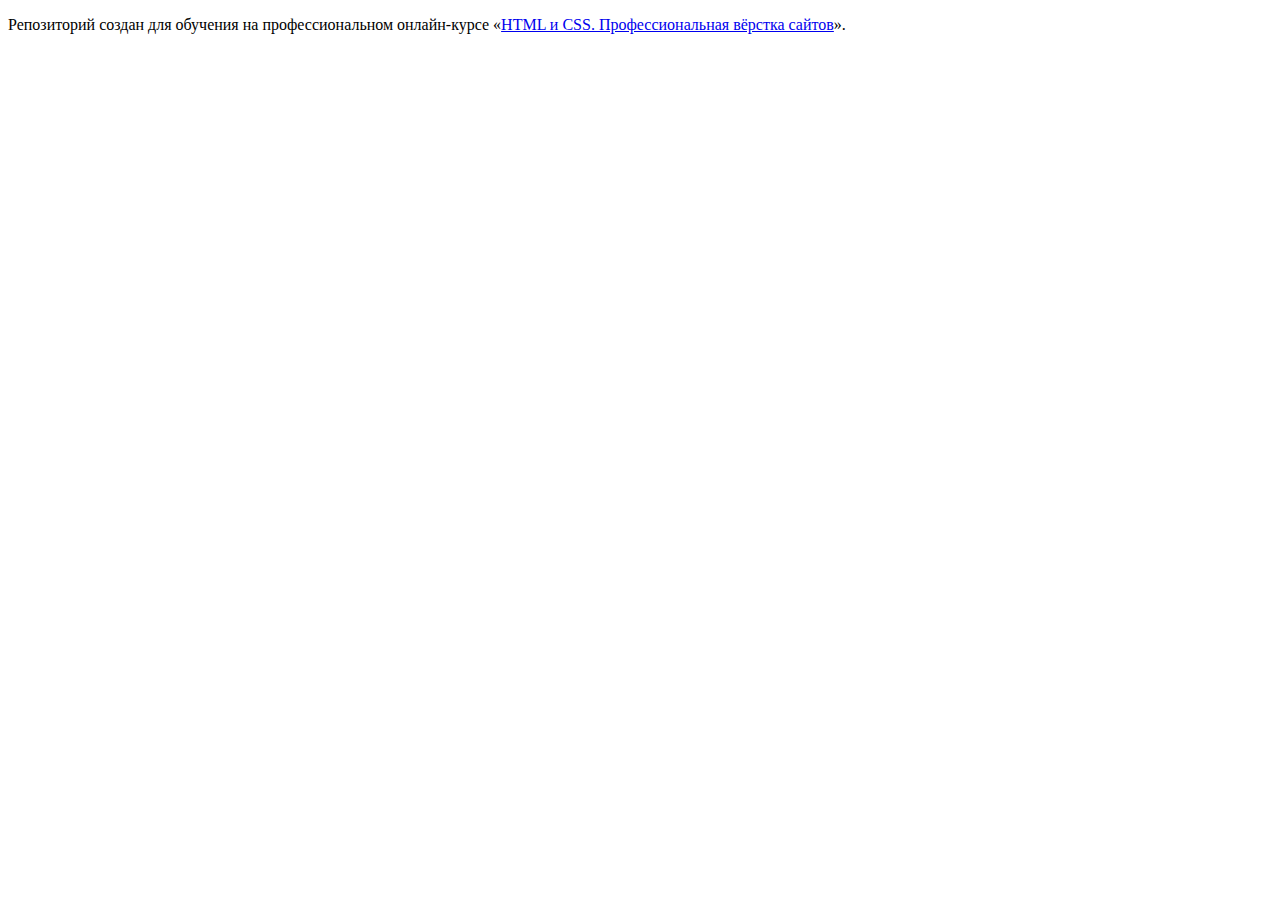
<file: 1/index.html>
<!DOCTYPE html>
<html lang="ru">
  <head>
    <meta charset="utf-8">
    <title>HTML Academy: Девайс</title>
    <base href="https://htmlacademy-htmlcss.github.io/1577773-device-33/1/">
</head>
  <body>

    <p>Репозиторий создан для обучения на профессиональном онлайн‑курсе «<a href="https://htmlacademy.ru/intensive/htmlcss">HTML и CSS. Профессиональная вёрстка сайтов</a>».</p>

  </body>
</html>
</file>
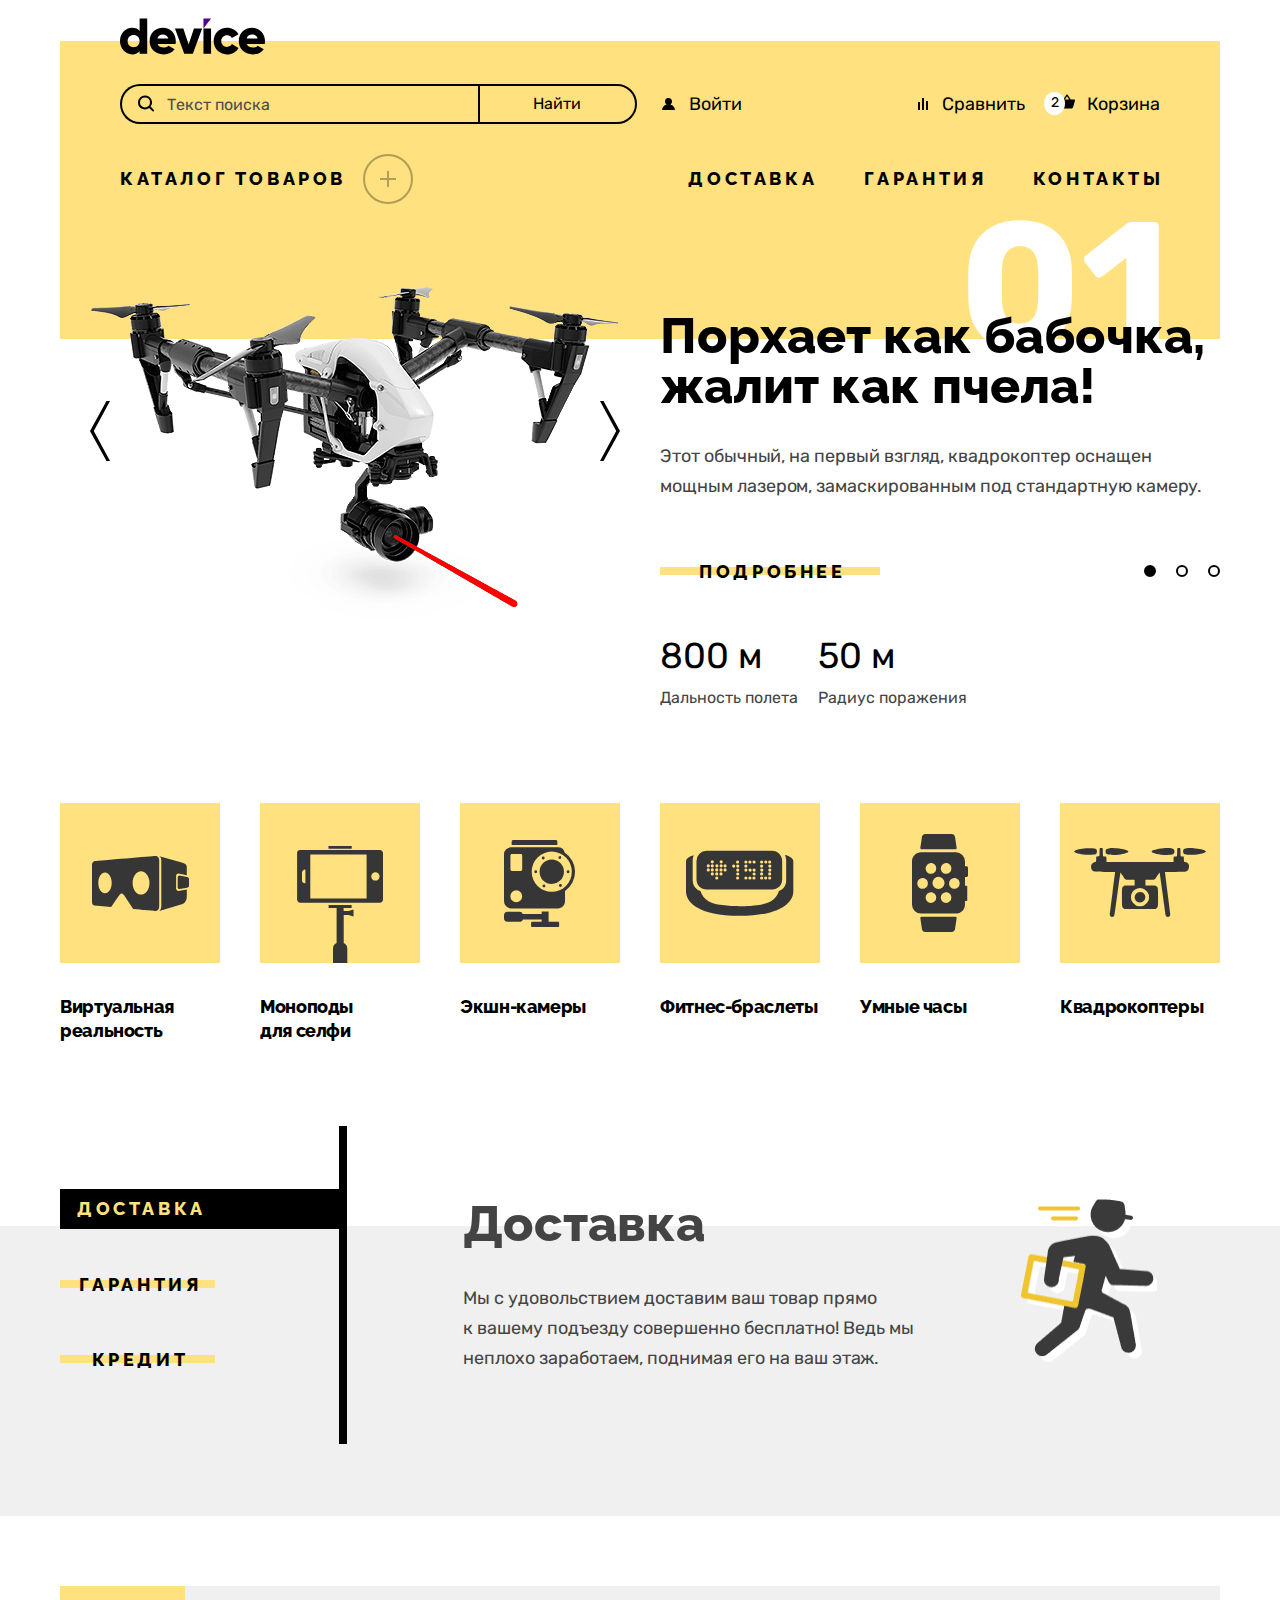
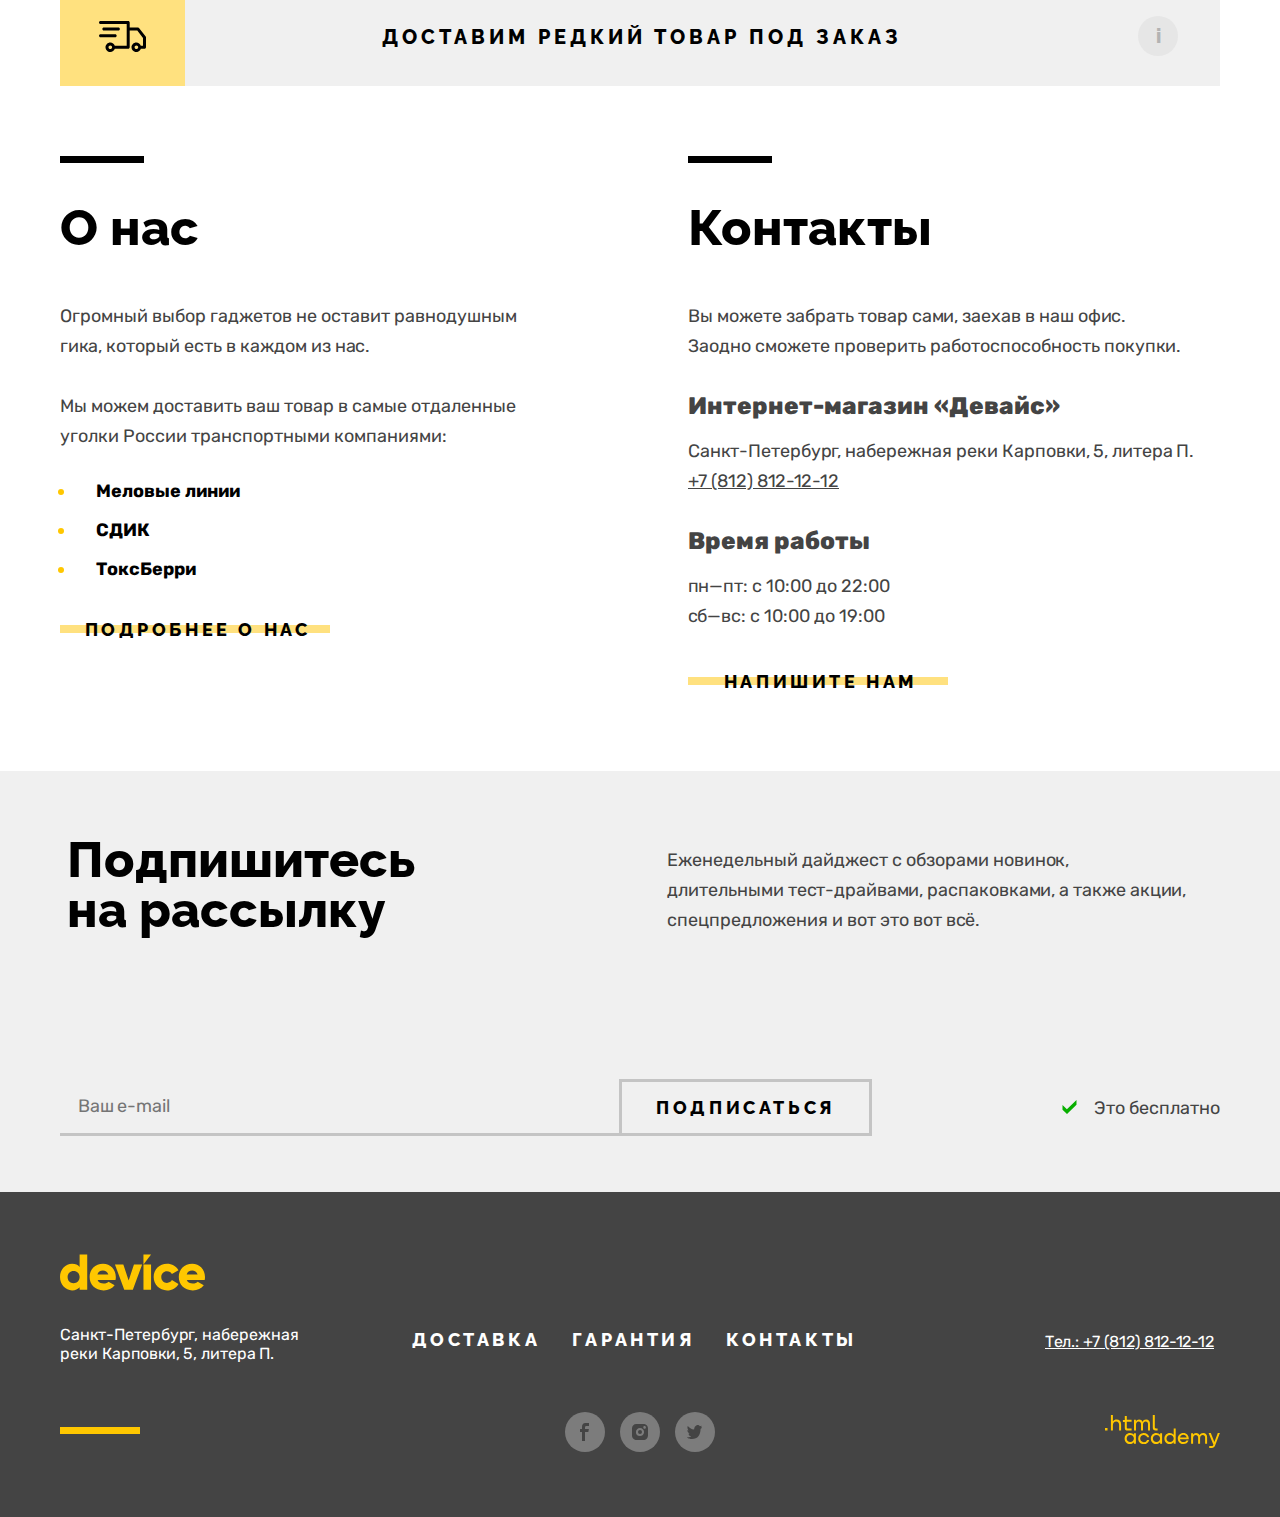
<file: 3/index.html>
<!DOCTYPE html>
<html lang="ru">
  <head>
    <meta charset="utf-8" />
    <title>HTML Academy: Девайс</title>
    <link rel="stylesheet" href="styles/styles.css" />
    <link rel="icon" type="image/x-icon" href="favicon.ico" />
    <base href="https://htmlacademy-htmlcss.github.io/1577773-device-33/3/">
</head>
  <body>
    <header class="content-wrapper page-header">
      <nav class="navigation">
        <a class="main-logo" href="#">
          <img src="images/logo.svg" width="145" height="37" alt="Логотип сайта" />
        </a>
        <div class="user-menu-wrapper">
          <form class="search" action="https://echo.htmlacademy.ru/" method="POST">
            <label class="hidden" for="search-input">Текст поиска</label>
            <input class="search-input" type="text" name="search-text" id="search-input" placeholder="Текст поиска" />
            <button class="search-submit" type="submit">Найти</button>
          </form>
          <ul class="user-menu">
            <li class="user-menu-item">
              <a class="user-menu-link" href="#"><span class="icon icon-user"></span>Войти</a>
            </li>
            <li class="user-menu-item">
              <a class="user-menu-link" href="#"><span class="icon icon-compare"></span>Сравнить</a>
            </li>
            <li class="user-menu-item user-menu-cart">
              <a class="user-menu-link" href="#"><span class="icon icon-cart" data-items-count="2"></span>Корзина</a>
              <div class="popover popover-cart">
                <div class="popover-content">
                  <h2 class="hidden">Корзина</h2>
                  <ul class="cart-items-list">
                    <li class="popover-cart-item">
                      <a class="cart-item-link" href="#">
                        <img class="cart-item-image" src="images/products/cart-1.jpg" width="39" height="43" alt="Любительская селфи-палка" />
                        <span class="cart-item-text">Любительская селфи-палка</span>
                      </a>
                      <button class="cart-item-button-close" type="button">
                        <svg width="10" height="10" viewBox="0 0 10 10" fill="none" xmlns="http://www.w3.org/2000/svg">
                          <path d="M10 0.909091L9.09091 0L5 4.09091L0.909091 0L0 0.909091L4.09091 5L0 9.09091L0.909091 10L5 5.90909L9.09091 10L10 9.09091L5.90909 5L10 0.909091Z" fill="white" />
                        </svg>
                        <span class="hidden">Удалить из корзины</span>
                      </button>
                    </li>
                    <li class="popover-cart-item">
                      <a class="cart-item-link" href="#">
                        <img class="cart-item-image" src="images/products/cart-2.jpg" width="39" height="43" alt="Профессиональная селфи-палка" />
                        <span class="cart-item-text">Профессиональная селфи-палка</span>
                      </a>
                      <button class="cart-item-button-close" type="button">
                        <svg width="10" height="10" viewBox="0 0 10 10" fill="none" xmlns="http://www.w3.org/2000/svg">
                          <path d="M10 0.909091L9.09091 0L5 4.09091L0.909091 0L0 0.909091L4.09091 5L0 9.09091L0.909091 10L5 5.90909L9.09091 10L10 9.09091L5.90909 5L10 0.909091Z" fill="white" />
                        </svg>
                        <span class="hidden">Удалить из корзины</span>
                      </button>
                    </li>
                  </ul>
                  <div class="popover-cart-total">
                    <p class="popover-total -text popover-goods">Товаров: 2</p>
                    <p class="popover-total -text popover-sum">Сумма: 2000 ₽</p>
                  </div>
                  <button class="cart-open-button" type="button">Открыть корзину</button>
                </div>
              </div>
            </li>
          </ul>
        </div>
        <ul class="navigation-list">
          <li class="navigation-item navigation-dropdown-handler">
            <a class="navigation-link navigation-catalog" href="catalog.html">Каталог товаров</a>
            <!-- drop-down меню -->
            <div class="navigation-dropdown-wrapper">
              <div class="navigation-column-wrapper">
                <ul class="navigation-dropdown-list">
                  <li class="navigation-dropdown-item">
                    <a href="#" class="navigation-dropdown-link">Виртуальная реальность</a>
                  </li>
                  <li class="navigation-dropdown-item">
                    <a href="catalog.html" class="navigation-dropdown-link">Моноподы для cелфи</a>
                  </li>
                  <li class="navigation-dropdown-item">
                    <a href="#" class="navigation-dropdown-link">Экшн-камеры</a>
                  </li>
                </ul>
              </div>
              <div class="navigation-column-wrapper">
                <ul class="navigation-dropdown-list">
                  <li class="navigation-dropdown-item">
                    <a href="#" class="navigation-dropdown-link">Фитнес-браслеты</a>
                  </li>
                  <li class="navigation-dropdown-item">
                    <a href="#" class="navigation-dropdown-link">Умные часы</a>
                  </li>
                </ul>
              </div>
              <div class="navigation-column-wrapper">
                <ul class="navigation-dropdown-list">
                  <li class="navigation-dropdown-item">
                    <a href="#" class="navigation-dropdown-link">Квадрокоптеры</a>
                  </li>
                </ul>
              </div>
            </div>
          </li>
          <li class="navigation-item">
            <a class="navigation-link" href="#">Доставка</a>
          </li>
          <li class="navigation-item">
            <a class="navigation-link" href="#">Гарантия</a>
          </li>
          <li class="navigation-item">
            <a class="navigation-link" href="#">Контакты</a>
          </li>
        </ul>
      </nav>
    </header>
    <main class="main-container">
      <h1 class="hidden">Главная страница проекта «Девайс»</h1>

      <!-- промо блок -->
      <section class="content-wrapper promo-wrapper">
        <h2 class="hidden">Лучшие продукты</h2>

        <ul class="promo-slider">
          <li class="promo-slider-item promo-slider-active">
            <h3 class="hidden">Квадрокоптер</h3>
            <img class="promo-slider-image" src="images/slider/slider-1.png" width="560" height="560" alt="Квадрокоптер" />
            <div class="slider-descr-wrapper">
              <p class="promo-slogan">Порхает как бабочка, жалит как пчела!</p>
              <p class="promo-slogan-more">Этот обычный, на первый взгляд, квадрокоптер оснащен мощным лазером, замаскированным под стандартную камеру.</p>
              <a class="button promo-more" href="#">Подробнее</a>
              <dl>
                <div class="defenition-wrapper">
                  <dt>Дальность полета</dt>
                  <dd>800 м</dd>
                </div>
                <div class="defenition-wrapper">
                  <dt>Радиус поражения</dt>
                  <dd>50 м</dd>
                </div>
              </dl>
            </div>
          </li>

          <li class="promo-slider-item">
            <h3 class="hidden">Фитнес браслет</h3>
            <img class="promo-slider-image" src="images/slider/slider-2.png" width="560" height="560" alt="Фитнес браслет" />
            <div class="slidet-descr-wrapper">
              <p class="promo-slogan">Худеем правильно!</p>
              <p class="promo-slogan-more">Мотивирующие фитнес-браслеты помогут найти в себе силы не пропускать занятия и соблюдать диету.</p>
              <a class="button promo-more" href="#">Подробнее</a>
              <dl>
                <div class="defenition-wrapper">
                  <dt>Без подзарядки</dt>
                  <dd>48 часов</dd>
                </div>
              </dl>
            </div>
          </li>

          <li class="promo-slider-item">
            <h3 class="hidden">Монопод</h3>
            <img class="promo-slider-image" src="images/slider/slider-3.png" width="560" height="560" alt="Монопод" />
            <div class="slidet-descr-wrapper">
              <p class="promo-slogan">Делай селфи, как Бен Стиллер!</p>
              <p class="promo-slogan-more">Самая длинная палка для селфи доступна в нашем магазине. Восемь (Восемь, Карл!) метров длиной и весом всего 5 кг.</p>
              <a class="button promo-more" href="#">Подробнее</a>
              <dl>
                <div class="defenition-wrapper">
                  <dt>Длина палки</dt>
                  <dd>8,5 м</dd>
                </div>
                <div class="defenition-wrapper">
                  <dt>Вес палки</dt>
                  <dd>5 кг</dd>
                </div>
                <div class="defenition-wrapper">
                  <dt>Материал</dt>
                  <dd>Карбон</dd>
                </div>
              </dl>
            </div>
          </li>
        </ul>

        <button class="promo-slider-button promo-slider-button-left" type="button">
          <span class="hidden">Предыдущий</span>
        </button>
        <button class="promo-slider-button promo-slider-button-right" type="button">
          <span class="hidden">Следующий</span>
        </button>

        <ul class="promo-chooser-list">
          <li class="promo-chooser-item">
            <a class="promo-chooser-link promo-chooser-link-active" href="#">Квадрокоптер</a>
          </li>
          <li class="promo-chooser-item">
            <a class="promo-chooser-link" href="#">Фитнес браслет</a>
          </li>
          <li class="promo-chooser-item">
            <a class="promo-chooser-link" href="#">Монопод</a>
          </li>
        </ul>
      </section>

      <!-- Категории девайсов -->
      <section class="content-wrapper device-wrapper">
        <h2 class="hidden">Ассортимент девайсов</h2>
        <ul class="device-category-list">
          <li class="device-category-item">
            <a class="device-category-link device-vr" href="#">Виртуальная реальность</a>
          </li>
          <li class="device-category-item">
            <a class="device-category-link device-monopod" href="#">Моноподы<br />для селфи</a>
          </li>
          <li class="device-category-item">
            <a class="device-category-link device-camera" href="#">Экшн-камеры</a>
          </li>
          <li class="device-category-item">
            <a class="device-category-link device-band" href="#">Фитнес-браслеты</a>
          </li>
          <li class="device-category-item">
            <a class="device-category-link device-watch" href="#">Умные часы</a>
          </li>
          <li class="device-category-item">
            <a class="device-category-link device-quadro" href="#">Квадрокоптеры</a>
          </li>
        </ul>
      </section>

      <!-- Услуги -->
      <section class="services">
        <div class="content-wrapper services-wrapper">
          <h2 class="hidden">Наши услуги</h2>
          <ul class="services-list">
            <li class="services-item">
              <a class="button-services-active services-item-link" href="#">Доставка</a>
            </li>
            <li class="services-item">
              <a class="button services-item-link" href="#">Гарантия</a>
            </li>
            <li class="services-item">
              <a class="button services-item-link" href="#">Кредит</a>
            </li>
          </ul>
          <ul class="services-descr-list">
            <li class="services-descr-item services-descr-active">
              <div class="services-descr-text-wrapper">
                <h3 class="services-title">Доставка</h3>
                <p class="services-descr">Мы с удовольствием доставим ваш товар прямо<br />к вашему подъезду совершенно бесплатно! Ведь мы неплохо заработаем, поднимая его на ваш этаж.</p>
              </div>
              <img src="images/services/postman.png" width="136" height="164" alt="Силует почтальона" />
            </li>
            <li class="services-descr-item">
              <div class="services-descr-text-wrapper">
                <h3 class="services-title">Гарантия</h3>
                <p class="services-descr">Если из-за возгорания купленного у нас товара у вас сгорит дом — не переживайте, мы выдадим вам новый. Товар, не дом, конечно же.</p>
              </div>
              <img src="images/services/service.png" width="171" height="195" alt="Иконка сервиса" />
            </li>
            <li class="services-descr-item">
              <div class="services-descr-text-wrapper">
                <h3 class="services-title">Кредит</h3>
                <p class="services-descr">Залезть в долговую яму стало проще! Кредитные консультанты подберут для вас наиболее выгодные условия кредита. Выгодные для банка, разумеется.</p>
              </div>
              <img src="images/services/credit.png" width="156" height="188" alt="Силует человека с кредитной картой" />
            </li>
          </ul>
        </div>
      </section>

      <!-- Промо доставки -->
      <div class="content-wrapper delivery-promo-wrapper">
        <a class="delivery-promo-button" href="#">Доставим редкий товар под заказ</a>
      </div>

      <!-- Подписка -->
      <div class="content-wrapper info-wrapper">
        <section class="about">
          <h2 class="about-title">О нас</h2>
          <p>Огромный выбор гаджетов не оставит равнодушным гика, который есть в каждом из нас.</p>
          <p>Мы можем доставить ваш товар в самые отдаленные уголки России транспортными компаниями:</p>
          <ul class="about-list">
            <li class="about-list-item">Меловые линии</li>
            <li class="about-list-item">СДИК</li>
            <li class="about-list-item">ТоксБерри</li>
          </ul>
          <a class="button button-about" href="#">Подробнее о нас</a>
        </section>

        <!-- Блок контакты -->
        <section class="contacts">
          <h2 class="contacts-title">Контакты</h2>
          <p>Вы можете забрать товар сами, заехав в наш офис. <br />Заодно сможете проверить работоспособность покупки.</p>
          <h3 class="contacts-subtitle">Интернет-магазин «Девайс»</h3>
          <address class="contacts-address">
            <p>Санкт-Петербург, набережная реки Карповки, 5, литера П.</p>
            <p><a class="contacts-phone" href="tel:88128121212">+7 (812) 812-12-12</a></p>
          </address>
          <h3 class="contacts-subtitle">Время работы</h3>
          <ul class="contacts-sched">
            <li class="contacts-sched-item">пн—пт: с 10:00 до 22:00</li>
            <li class="contacts-sched-item">сб—вс: с 10:00 до 19:00</li>
          </ul>
          <a class="button button-subscribe" href="#">Напишите нам</a>
        </section>
      </div>

      <!-- Блок подписка -->
      <section class="subscription">
        <div class="content-wrapper">
          <h2 class="hidden">Рассылка</h2>
          <div class="subscription-text-wrapper">
            <p class="subscription-welcome">Подпишитесь на рассылку</p>
            <p class="subscription-descr">Еженедельный дайджест с обзорами новинок, <br />длительными тест-драйвами, распаковками, а также акции, спецпредложения и вот это вот всё.</p>
          </div>
          <form class="subscription-form" action="https://echo.htmlacademy.ru/" method="post">
            <label for="email" class="hidden">E-mail:</label>
            <input class="subscription-input" placeholder="Ваш e-mail" type="email" name="email" id="email" />
            <button class="subscription-button" type="submit">Подписаться</button>
            <p class="subscription-ok">Это бесплатно</p>
          </form>
        </div>
      </section>
    </main>

    <!-- Подвал -->
    <footer class="page-footer">
      <div class="content-wrapper footer-wrapper">
        <div class="footer-left-block">
          <a class="main-logo" href="index.html">
            <img src="images/logo_yellow.svg" width="145" height="37" alt="Логотип сайта" />
          </a>

          <h2 class="hidden">Наш адрес</h2>
          <address class="footer-adress">
            <p class="about-text">Санкт-Петербург, набережная реки Карповки, 5, литера П.</p>
          </address>
        </div>

        <div class="footer-center-block">
          <nav class="footer-navigation">
            <h2 class="hidden">Дополнительная навигация</h2>
            <ul class="footer-navigation-list">
              <li class="footer-navigation-item">
                <a class="footer-navigation-link" href="#">Доставка</a>
              </li>
              <li class="footer-navigation-item">
                <a class="footer-navigation-link" href="#">Гарантия</a>
              </li>
              <li class="footer-navigation-item">
                <a class="footer-navigation-link" href="#">Контакты</a>
              </li>
            </ul>
          </nav>
          <h2 class="hidden">Мы в соцсетях</h2>
          <ul class="footer-social-list">
            <li class="footer-social-item">
              <a class="footer-social-link fb-link" href="https://www.facebook.com/htmlacademy">
                <span class="hidden">Фэйсбук</span>
              </a>
            </li>
            <li class="footer-social-item">
              <a class="footer-social-link instagram-link" href="https://www.instagram.com/htmlacademy/">
                <span class="hidden">Инстаграм</span>
              </a>
            </li>
            <li class="footer-social-item">
              <a class="footer-social-link twitter-link" href="https://twitter.com/htmlacademy_ru">
                <span class="hidden">Твиттер</span>
              </a>
            </li>
          </ul>
        </div>

        <div class="footer-right-block">
          <h2 class="hidden">Телефон для связи</h2>
          <a class="footer-contacts-phone" href="tel:+78128121212">Тел.: +7 (812) 812-12-12</a>

          <a class="htmlacademy-link" href="https://htmlacademy.ru/">
            <svg aria-hidden="true" focusable="false" width="115" height="33" viewBox="0 0 115 33" fill="none" xmlns="http://www.w3.org/2000/svg">
              <path
                d="M0 12.9v2.6h2.5v-2.6H0ZM11.6 4.5c-1.6 0-2.8.7-3.6 1.7h-.1V0h-2v15.5h2v-5.3c0-2.1 1.3-3.6 3.3-3.6 1.8 0 2.9 1.4 2.9 3.2v5.7h2V9.4c.1-3-1.8-4.9-4.5-4.9ZM26.6 4.8h-4.8V1.1h-2v3.8h-1.9v2h1.9v6c0 1.7 1 2.7 2.7 2.7h4.1v-2h-3.7c-.7 0-1.1-.4-1.1-1.1V6.8h4.8v-2ZM41.1 4.6c-1.6 0-2.9.8-3.5 2.1h-.1c-.6-1.2-1.8-2.1-3.4-2.1-1.4 0-2.5.8-3.1 1.8h-.1V4.8H29v10.6h2V10c0-2 1-3.5 2.6-3.5 1.5 0 2.4 1 2.4 2.6v6.3h2V9.8c0-2.4 1.4-3.3 2.6-3.3 1.5 0 2.4 1 2.4 2.6v6.3h2V8.9c.1-2.5-1.4-4.3-3.9-4.3ZM47.8 12.7c0 1.7 1 2.7 2.8 2.7h2v-2h-1.7c-.7 0-1.1-.4-1.1-1.1V0h-2v12.7ZM28.9 19.7c-.9-1.1-2.2-1.8-3.9-1.8-3.1 0-5.4 2.3-5.4 5.6s2.3 5.6 5.4 5.6c1.8 0 3-.8 3.8-1.9h.1v1.6h2V18.2h-2v1.5Zm-3.6 7.4c-2.2 0-3.6-1.6-3.6-3.6s1.4-3.6 3.6-3.6 3.6 1.6 3.6 3.6c0 1.9-1.4 3.6-3.6 3.6ZM44.2 22c-.5-2.4-2.6-4.1-5.4-4.1a5.4 5.4 0 0 0-5.6 5.6c0 3.1 2.2 5.6 5.6 5.6 2.8 0 4.9-1.8 5.4-4.2h-2.1a3.4 3.4 0 0 1-3.3 2.3c-2.2 0-3.6-1.6-3.6-3.6s1.4-3.6 3.6-3.6c1.6 0 2.8 1 3.3 2.2h2.1V22ZM55.1 19.7c-.9-1.1-2.2-1.8-3.9-1.8-3.1 0-5.4 2.3-5.4 5.6s2.3 5.6 5.4 5.6c1.8 0 3-.8 3.8-1.9h.1v1.6h2V18.2h-2v1.5Zm-3.6 7.4c-2.2 0-3.6-1.6-3.6-3.6s1.4-3.6 3.6-3.6 3.6 1.6 3.6 3.6c0 1.9-1.5 3.6-3.6 3.6ZM68.7 19.8c-.9-1.1-2.2-1.9-3.9-1.9-3.1 0-5.4 2.3-5.4 5.6s2.2 5.6 5.4 5.6c1.7 0 3-.8 3.8-1.8h.1v1.5h2V13.4h-2v6.4Zm-3.6 7.3c-2.2 0-3.6-1.6-3.6-3.6s1.4-3.6 3.6-3.6 3.6 1.6 3.6 3.6c-.1 2-1.5 3.6-3.6 3.6ZM78.3 17.9c-3.3 0-5.5 2.5-5.5 5.6 0 3 2.1 5.6 5.5 5.6 2.5 0 4.5-1.3 5.2-3.6h-2.1c-.5 1-1.6 1.6-3 1.6-1.9 0-3.3-1.3-3.4-2.9h8.8c.2-3.6-2-6.3-5.5-6.3Zm0 1.9c1.7 0 3 1 3.3 2.6h-6.5c.3-1.5 1.5-2.6 3.2-2.6ZM98.2 17.9c-1.6 0-2.9.8-3.6 2h-.1c-.6-1.2-1.8-2-3.4-2-1.4 0-2.5.7-3.1 1.8v-1.5h-1.9v10.6h2v-5.4c0-2 1-3.4 2.6-3.5 1.5 0 2.4 1 2.4 2.6v6.3h2v-5.6c0-2.4 1.4-3.3 2.6-3.3 1.5 0 2.4 1 2.4 2.6v6.3h2v-6.5c.1-2.6-1.4-4.4-3.9-4.4ZM109.4 27l-3.6-8.9h-2.2l4.8 11.6c-.3.9-.7 1.2-1.7 1.2h-2.5v2h2.5c1.8 0 2.8-.8 3.5-2.6l4.7-12.2h-2.1l-3.4 8.9Z"
                fill="#FFC700"
              />
            </svg>
            <span class="hidden">HTML Academy</span>
          </a>
        </div>
      </div>
    </footer>

    <!-- модальное окно -->
    <div class="modal-container modal-container-close">
      <div class="modal modal-delivery">
        <button class="modal-close-button" type="button">
          <span class="hidden">Закрыть</span>
        </button>
        <section class="modal-content">
          <h2 class="modal-title">Доставка под заказ</h2>
          <form class="delivery-form" action="https://echo.htmlacademy.ru/" method="post">
            <p class="delivery-field-group">
              <label class="delivery-field-title" for="field-name">Ваше имя:</label>
              <input class="delivery-field-name" type="text" id="field-name" name="name" placeholder="Введите имя" />
            </p>
            <p class="delivery-field-group">
              <label class="delivery-field-title" for="field-email">Ваш e-mail:</label>
              <input class="delivery-field-email" type="email" id="field-email" name="email" placeholder="Введите e-mail" />
              <span class="delivery-error-text">Забавный у вас адрес</span>
            </p>
            <p class="delivery-field-group">
              <label class="delivery-field-title" for="field-order">Что нужно привезти:</label>
              <input class="delivery-field-order" type="text" id="field-order" name="order" placeholder="В свободной форме" />
            </p>
            <p class="delivery-field-group delivery-field-quantity-container">
              <span class="delivery-field-title">
                <label class="delivery-field-title" for="field-quantity">Количество:</label>
                <span class="tooltip">
                  <button class="tooltip-toggle" type="button" aria-labelledby="tooltip-label">
                    <svg class="tooltip-icon" width="26" height="26" aria-hidden="true" focusable="false" viewBox="0 0 41 40" fill="none" xmlns="http://www.w3.org/2000/svg">
                      <circle cx="20.5" cy="20" r="20" fill="#FFE17F" fill-opacity="1" />
                      <path d="M21 14h-2v2h2v-2Zm0 4h-2v8h2v-8Z" fill="#000" />
                    </svg>
                    <span class="hidden">Посмотреть дополнительную информацию</span>
                  </button>
                  <span id="tooltip-label" class="tooltip-text" role="tooltip">Постараемся найти, сколько нужно. Привезём сколько получится по требованиям к провозу багажа.</span>
                </span>
              </span>
              <input class="delivery-field-quantity" type="number" id="field-quantity" name="quantity" min="1" step="1" value="1" />
              <button class="delivery-quantity-toggle toggle-minus" type="button">
                <span class="hidden">Уменьшить количество</span>
              </button>
              <button class="delivery-quantity-toggle toggle-plus" type="button">
                <span class="hidden">Увеличить количество</span>
              </button>
            </p>
            <button class="button delivery-submit" type="submit">Отправить</button>
          </form>
        </section>
      </div>
    </div>
  </body>
</html>
</file>
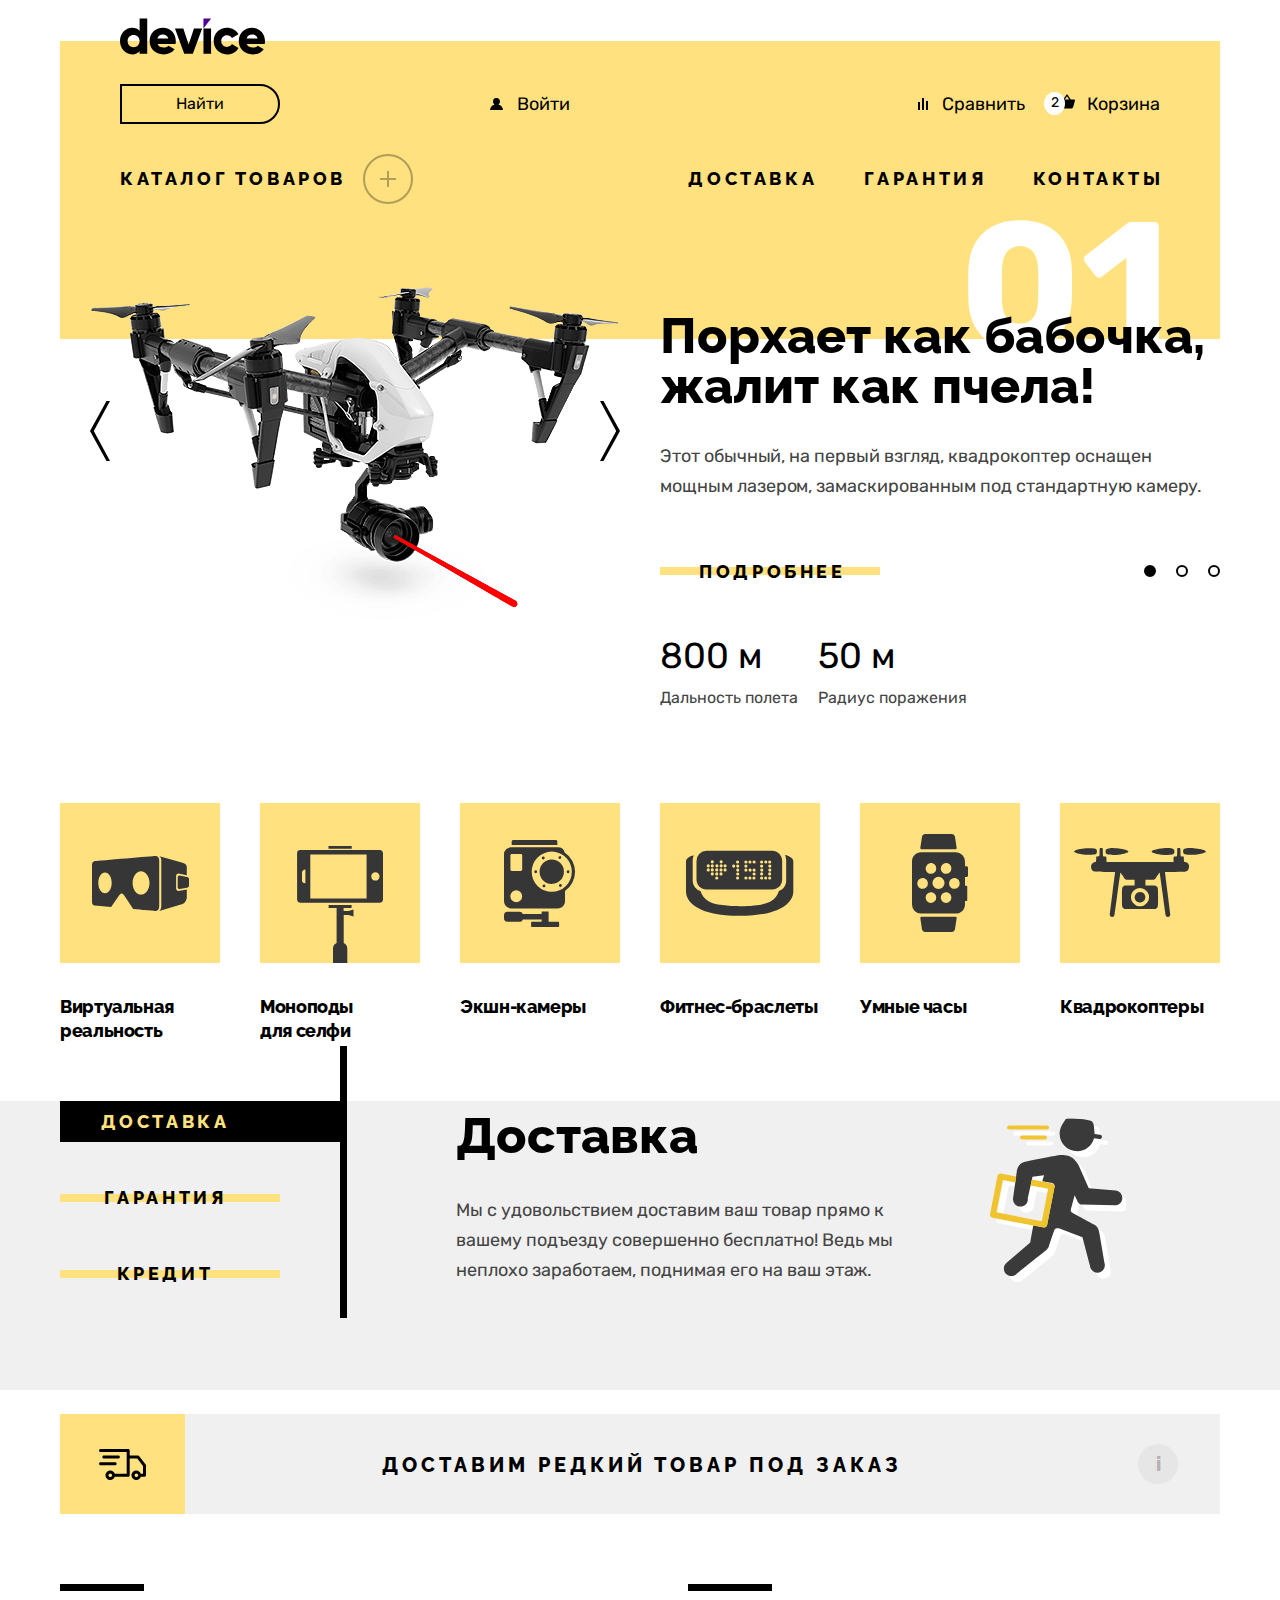
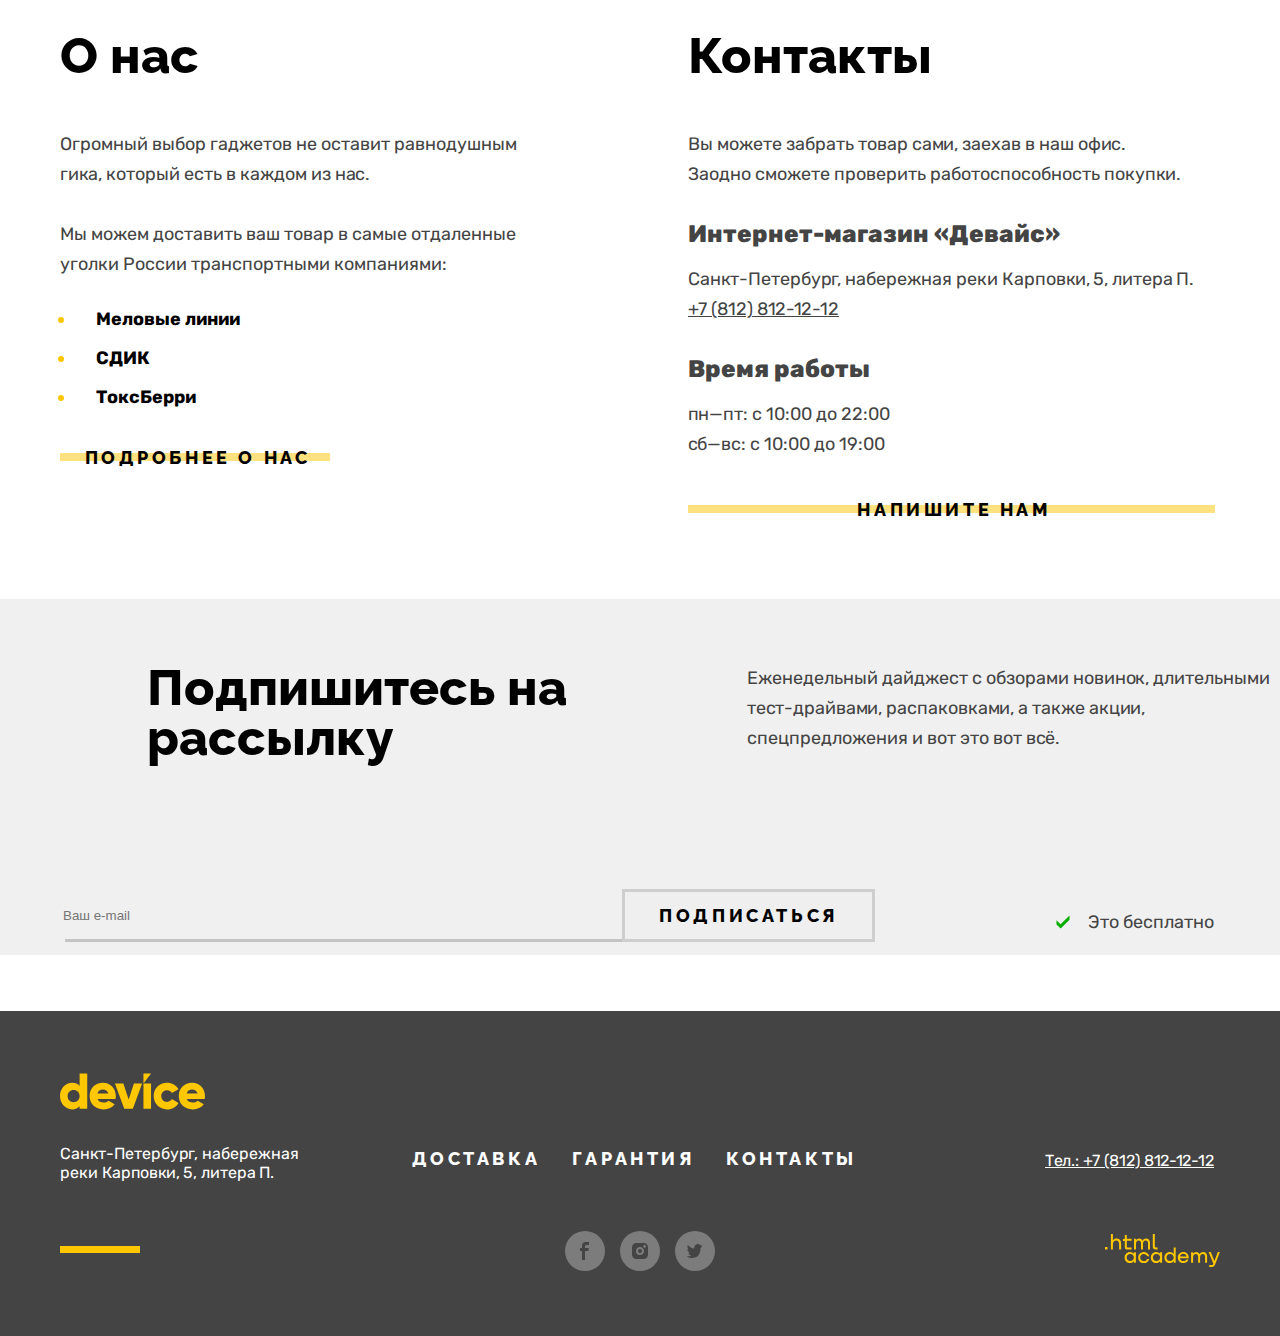
<file: 5/index.html>
<!DOCTYPE html>
<html lang="ru">
  <head>
    <meta charset="utf-8" />
    <title>HTML Academy: Девайс</title>
    <link rel="stylesheet" href="styles/styles.css" />
    <link rel="icon" type="image/x-icon" href="favicon.ico" />
    <base href="https://htmlacademy-htmlcss.github.io/1577773-device-33/5/">
</head>
  <body>
    <header class="content-wrapper page-header">
      <nav class="navigation">
        <a class="main-logo" href="#">
          <img src="images/logo.svg" width="145" height="37" alt="Логотип сайта" />
        </a>
        <div class="user-menu-wrapper">
          <form class="search" action="https://echo.htmlacademy.ru/" method="POST">
            <label class="hidden" for="search-input">Текст поиска</label>
            <input class="search-input" type="text" name="search-text" id="search-input" placeholder="Текст поиска" />
            <button class="search-submit" type="submit">Найти</button>
          </form>
          <ul class="user-menu">
            <li class="user-menu-item">
              <a class="user-menu-link" href="#"><span class="icon icon-user"></span>Войти</a>
            </li>
            <li class="user-menu-item">
              <a class="user-menu-link" href="#"><span class="icon icon-compare"></span>Сравнить</a>
            </li>
            <li class="user-menu-item user-menu-cart">
              <a class="user-menu-link" href="#"><span class="icon icon-cart" data-items-count="2"></span>Корзина</a>
              <div class="popover popover-cart">
                <div class="popover-content">
                  <h2 class="hidden">Корзина</h2>
                  <ul class="cart-items-list">
                    <li class="popover-cart-item">
                      <a class="cart-item-link" href="#">
                        <img class="cart-item-image" src="images/products/cart-1.jpg" width="39" height="43" alt="Любительская селфи-палка" />
                        <span class="cart-item-text">Любительская селфи-палка</span>
                      </a>
                      <button class="cart-item-button-close" type="button">
                        <svg width="10" height="10" viewBox="0 0 10 10" fill="none" xmlns="http://www.w3.org/2000/svg">
                          <path d="M10 0.909091L9.09091 0L5 4.09091L0.909091 0L0 0.909091L4.09091 5L0 9.09091L0.909091 10L5 5.90909L9.09091 10L10 9.09091L5.90909 5L10 0.909091Z" fill="white" />
                        </svg>
                        <span class="hidden">Удалить из корзины</span>
                      </button>
                    </li>
                    <li class="popover-cart-item">
                      <a class="cart-item-link" href="#">
                        <img class="cart-item-image" src="images/products/cart-2.jpg" width="39" height="43" alt="Профессиональная селфи-палка" />
                        <span class="cart-item-text">Профессиональная селфи-палка</span>
                      </a>
                      <button class="cart-item-button-close" type="button">
                        <svg width="10" height="10" viewBox="0 0 10 10" fill="none" xmlns="http://www.w3.org/2000/svg">
                          <path d="M10 0.909091L9.09091 0L5 4.09091L0.909091 0L0 0.909091L4.09091 5L0 9.09091L0.909091 10L5 5.90909L9.09091 10L10 9.09091L5.90909 5L10 0.909091Z" fill="white" />
                        </svg>
                        <span class="hidden">Удалить из корзины</span>
                      </button>
                    </li>
                  </ul>
                  <div class="popover-cart-total">
                    <p class="popover-total -text popover-goods">Товаров: 2</p>
                    <p class="popover-total -text popover-sum">Сумма: 2000 ₽</p>
                  </div>
                  <button class="cart-open-button" type="button">Открыть корзину</button>
                </div>
              </div>
            </li>
          </ul>
        </div>
        <ul class="navigation-list">
          <li class="navigation-item navigation-dropdown-handler">
            <a class="navigation-link navigation-catalog" href="catalog.html">Каталог товаров</a>
            <!-- drop-down меню -->
            <div class="navigation-dropdown-wrapper">
              <div class="navigation-column-wrapper">
                <ul class="navigation-dropdown-list">
                  <li class="navigation-dropdown-item">
                    <a href="#" class="navigation-dropdown-link">Виртуальная реальность</a>
                  </li>
                  <li class="navigation-dropdown-item">
                    <a href="catalog.html" class="navigation-dropdown-link">Моноподы для cелфи</a>
                  </li>
                  <li class="navigation-dropdown-item">
                    <a href="#" class="navigation-dropdown-link">Экшн-камеры</a>
                  </li>
                </ul>
              </div>
              <div class="navigation-column-wrapper">
                <ul class="navigation-dropdown-list">
                  <li class="navigation-dropdown-item">
                    <a href="#" class="navigation-dropdown-link">Фитнес-браслеты</a>
                  </li>
                  <li class="navigation-dropdown-item">
                    <a href="#" class="navigation-dropdown-link">Умные часы</a>
                  </li>
                </ul>
              </div>
              <div class="navigation-column-wrapper">
                <ul class="navigation-dropdown-list">
                  <li class="navigation-dropdown-item">
                    <a href="#" class="navigation-dropdown-link">Квадрокоптеры</a>
                  </li>
                </ul>
              </div>
            </div>
          </li>
          <li class="navigation-item">
            <a class="navigation-link" href="#">Доставка</a>
          </li>
          <li class="navigation-item">
            <a class="navigation-link" href="#">Гарантия</a>
          </li>
          <li class="navigation-item">
            <a class="navigation-link" href="#">Контакты</a>
          </li>
        </ul>
      </nav>
    </header>
    <main class="main-container">
      <h1 class="hidden">Главная страница проекта «Девайс»</h1>

      <!-- промо блок -->
      <section class="content-wrapper promo-wrapper">
        <h2 class="hidden">Лучшие продукты</h2>

        <ul class="promo-slider">
          <li class="promo-slider-item promo-slider-active">
            <h3 class="hidden">Квадрокоптер</h3>
            <img class="promo-slider-image" src="images/slider/slider-1.png" width="560" height="560" alt="Квадрокоптер" />
            <div class="slider-descr-wrapper">
              <p class="promo-slogan">Порхает как бабочка, жалит как пчела!</p>
              <p class="promo-slogan-more">Этот обычный, на первый взгляд, квадрокоптер оснащен мощным лазером, замаскированным под стандартную камеру.</p>
              <a class="button promo-more" href="#">Подробнее</a>
              <dl>
                <div class="defenition-wrapper">
                  <dt>Дальность полета</dt>
                  <dd>800 м</dd>
                </div>
                <div class="defenition-wrapper">
                  <dt>Радиус поражения</dt>
                  <dd>50 м</dd>
                </div>
              </dl>
            </div>
          </li>

          <li class="promo-slider-item">
            <h3 class="hidden">Фитнес браслет</h3>
            <img class="promo-slider-image" src="images/slider/slider-2.png" width="560" height="560" alt="Фитнес браслет" />
            <div class="slidet-descr-wrapper">
              <p class="promo-slogan">Худеем правильно!</p>
              <p class="promo-slogan-more">Мотивирующие фитнес-браслеты помогут найти в себе силы не пропускать занятия и соблюдать диету.</p>
              <a class="button promo-more" href="#">Подробнее</a>
              <dl>
                <div class="defenition-wrapper">
                  <dt>Без подзарядки</dt>
                  <dd>48 часов</dd>
                </div>
              </dl>
            </div>
          </li>

          <li class="promo-slider-item">
            <h3 class="hidden">Монопод</h3>
            <img class="promo-slider-image" src="images/slider/slider-3.png" width="560" height="560" alt="Монопод" />
            <div class="slidet-descr-wrapper">
              <p class="promo-slogan">Делай селфи, как Бен Стиллер!</p>
              <p class="promo-slogan-more">Самая длинная палка для селфи доступна в нашем магазине. Восемь (Восемь, Карл!) метров длиной и весом всего 5 кг.</p>
              <a class="button promo-more" href="#">Подробнее</a>
              <dl>
                <div class="defenition-wrapper">
                  <dt>Длина палки</dt>
                  <dd>8,5 м</dd>
                </div>
                <div class="defenition-wrapper">
                  <dt>Вес палки</dt>
                  <dd>5 кг</dd>
                </div>
                <div class="defenition-wrapper">
                  <dt>Материал</dt>
                  <dd>Карбон</dd>
                </div>
              </dl>
            </div>
          </li>
        </ul>

        <button class="promo-slider-button promo-slider-button-left" type="button">
          <span class="hidden">Предыдущий</span>
        </button>
        <button class="promo-slider-button promo-slider-button-right" type="button">
          <span class="hidden">Следующий</span>
        </button>

        <ul class="promo-chooser-list">
          <li class="promo-chooser-item">
            <a class="promo-chooser-link promo-chooser-link-active" href="#">Квадрокоптер</a>
          </li>
          <li class="promo-chooser-item">
            <a class="promo-chooser-link" href="#">Фитнес браслет</a>
          </li>
          <li class="promo-chooser-item">
            <a class="promo-chooser-link" href="#">Монопод</a>
          </li>
        </ul>
      </section>

      <!-- Категории девайсов -->
      <section class="content-wrapper device-wrapper">
        <h2 class="hidden">Ассортимент девайсов</h2>
        <ul class="device-category-list">
          <li class="device-category-item">
            <a class="device-category-link device-vr" href="#">Виртуальная реальность</a>
          </li>
          <li class="device-category-item">
            <a class="device-category-link device-monopod" href="#">Моноподы<br />для селфи</a>
          </li>
          <li class="device-category-item">
            <a class="device-category-link device-camera" href="#">Экшн-камеры</a>
          </li>
          <li class="device-category-item">
            <a class="device-category-link device-band" href="#">Фитнес-браслеты</a>
          </li>
          <li class="device-category-item">
            <a class="device-category-link device-watch" href="#">Умные часы</a>
          </li>
          <li class="device-category-item">
            <a class="device-category-link device-quadro" href="#">Квадрокоптеры</a>
          </li>
        </ul>
      </section>

      <!-- Услуги -->
      <section class="services">
        <h2 class="visually-hidden"></h2>  
          <div class="tabs"> 
            <input class="service-input" id="tab1" type="radio" name="tabs" checked=""> 
            <label class="service-tabs" for="tab1"><span class="service-tabs-name">Доставка</span></label> 
            <input id="tab2" type="radio" name="tabs"> 
            <label class="service-tabs" for="tab2"><span class="service-tabs-name">Гарантия</span></label> 
            <input id="tab3" type="radio" name="tabs"> 
            <label class="service-tabs" for="tab3"><span class="service-tabs-name">Кредит</span></label>            
             <section class="services-tab" id="content1"> 
               <h3 class="services-title">Доставка</h3>
               <div class="services-description-box">
                <p class="services-description">Мы с удовольствием доставим ваш товар прямо к вашему
                подъезду совершенно бесплатно! Ведь мы неплохо заработаем, поднимая его на ваш этаж.</p> 
               </div>
               <svg class="image-services" aria-hidden="true" focusable="false" width="136" height="165" viewBox="0 0 136 165" fill="none" xmlns="http://www.w3.org/2000/svg">
                 <g clip-path="url(#clip0_14553_210)">
                 <path d="M93.1329 39.2669C101.254 39.2669 108.078 33.7249 110.033 26.2179L115.5 27.0319C115.607 27.0479 115.715 27.0559 115.82 27.0559C116.871 27.0559 117.791 26.2859 117.951 25.2159C118.127 24.0379 117.312 22.9399 116.135 22.7649L110.594 21.9399C110.596 21.8939 110.598 21.8489 110.598 21.8019C110.598 21.6199 110.592 21.4399 110.584 21.2599C110.584 21.2599 110.133 14.7419 109.51 12.0229C108.889 9.30394 106.975 8.72694 106.975 8.72694C97.2049 6.51494 87.2029 6.28894 84.5999 6.28894C81.9969 6.28894 81.4419 7.62094 81.4419 7.62094L78.2919 12.6169L78.2819 12.6139C78.2059 12.7359 78.136 12.8589 78.063 12.9819L78.0359 13.0249C76.5339 15.6049 75.6689 18.6009 75.6689 21.8019C75.6679 31.4479 83.4879 39.2669 93.1329 39.2669Z" fill="white"></path>
                 <path d="M131.535 78.576V78.574L104.793 76.406L95.5469 55.294C95.5469 55.294 95.0859 52.52 89.5389 46.818C83.9899 41.116 72.7399 43.428 72.7399 43.428C72.7399 43.428 48.8539 47.897 40.9949 49.746C33.1349 51.596 32.8269 59.609 32.8269 59.609L32.1949 64.128L17.0169 61.187C16.8259 61.15 16.6359 61.132 16.4489 61.132C15.0419 61.132 13.7779 62.132 13.5009 63.561L6.08995 101.803C5.77595 103.423 6.84395 105.005 8.46495 105.319L59.6609 115.242C59.7759 115.264 59.8909 115.266 60.0069 115.275H60.0089C59.2809 115.379 58.7179 115.24 58.7179 115.24L49.3179 113.391L46.2359 130.496L22.6759 150.859C20.9749 152.22 19.8839 154.312 19.8839 156.66C19.8839 160.764 23.2099 164.09 27.3129 164.09C29.3479 164.09 31.1909 163.272 32.5329 161.945C32.5329 161.945 60.2579 139.895 62.1079 138.354C63.9579 136.814 64.8809 134.501 64.8809 134.501C64.8809 134.501 69.422 120.553 70.66 117.627C71.5079 115.623 75.5919 116.548 75.5919 116.548L98.4769 125.179L106.092 154.241C106.174 154.871 106.334 155.475 106.565 156.045H106.567C107.665 158.773 110.337 160.699 113.456 160.699C117.56 160.699 120.886 157.372 120.886 153.269C120.886 152.67 120.814 152.09 120.679 151.533C119.837 146.568 116.075 124.487 115.118 119.707C114.04 114.313 110.497 112.773 110.497 112.773C110.497 112.773 89.229 101.215 87.8429 100.444C86.4559 99.674 86.7649 97.67 86.7649 97.67L90.6949 83.339L93.4679 89.195C93.4679 89.195 95.087 92.469 97.5519 92.586L130.909 93.406C135.013 93.406 138.339 90.08 138.339 85.975C138.338 82.086 135.346 78.896 131.535 78.576ZM60.1039 63.307L58.3149 69.187L68.2129 71.106L47.9989 67.189L48.5469 64.693L60.1039 63.307ZM57.8549 108.78L12.5509 99.999L18.8209 67.646L31.3629 70.077L29.7449 81.644L29.1049 86.05C29.0999 86.076 29.0969 86.106 29.0929 86.132L29.0749 86.259H29.0769C29.0369 86.571 29.0139 86.888 29.0139 87.21C29.0139 91.314 32.3409 94.639 36.4439 94.639C40.5469 94.639 43.8729 91.314 43.8729 87.21C43.8729 86.892 43.8519 86.58 43.8119 86.273L46.7129 73.05L64.1259 76.424L57.8549 108.78Z" fill="white"></path>
                 <path d="M25.05 17.508H63.077C64.177 17.508 65.0771 16.612 65.0771 15.518C65.0771 14.424 64.177 13.528 63.077 13.528H25.05C23.95 13.528 23.05 14.424 23.05 15.518C23.05 16.612 23.95 17.508 25.05 17.508Z" fill="white"></path>
                 <path d="M38.0798 23.5249C36.9798 23.5249 36.0798 24.4209 36.0798 25.5149C36.0798 26.6089 36.9798 27.5049 38.0798 27.5049H61.0388C62.1388 27.5049 63.0388 26.6089 63.0388 25.5149C63.0388 24.4199 62.1388 23.5249 61.0388 23.5249H38.0798Z" fill="white"></path>
                 <path d="M87.0981 33.232C95.2191 33.232 102.043 27.69 103.998 20.183L109.465 20.997C109.572 21.013 109.68 21.021 109.785 21.021C110.836 21.021 111.756 20.251 111.916 19.181C112.092 18.003 111.277 16.905 110.1 16.73L104.559 15.905C104.561 15.859 104.563 15.814 104.563 15.767C104.563 15.585 104.557 15.405 104.549 15.225C104.549 15.225 104.098 8.70703 103.475 5.98803C102.854 3.26903 100.94 2.69203 100.94 2.69203C91.1701 0.480028 81.1681 0.254028 78.5641 0.254028C75.9601 0.254028 75.4061 1.58603 75.4061 1.58603L72.2561 6.58203L72.2461 6.57903C72.1701 6.70003 72.1001 6.82403 72.0271 6.94703L72.0001 6.99003C70.4981 9.57003 69.6331 12.566 69.6331 15.767C69.6331 25.413 77.4531 33.232 87.0981 33.232Z" fill="#3A3A3A"></path>
                 <path d="M125.5 72.5411V72.5391L98.758 70.3711L89.512 49.2591C89.512 49.2591 89.051 46.4851 83.504 40.7831C77.955 35.0811 66.705 37.3931 66.705 37.3931C66.705 37.3931 42.819 41.8621 34.96 43.7101C27.1 45.5601 26.792 53.5731 26.792 53.5731L23.71 75.6091L23.07 80.0151C23.065 80.0411 23.062 80.0711 23.058 80.0971L23.04 80.2241H23.042C23.002 80.5361 22.979 80.8531 22.979 81.1751C22.979 85.2791 26.306 88.6041 30.409 88.6041C34.512 88.6041 37.838 85.2791 37.838 81.1751C37.838 80.8571 37.817 80.5451 37.777 80.2381L42.511 58.6571L54.068 57.2711L52.279 63.1511L62.177 65.0701C63.797 65.3831 64.865 66.9661 64.552 68.5871L57.14 106.83C56.863 108.26 55.599 109.26 54.192 109.26C54.12 109.26 54.046 109.244 53.972 109.239C53.244 109.343 52.681 109.204 52.681 109.204L43.281 107.355L40.199 124.46L16.639 144.823C14.938 146.184 13.847 148.276 13.847 150.624C13.847 154.728 17.173 158.054 21.276 158.054C23.311 158.054 25.154 157.236 26.496 155.909C26.496 155.909 54.221 133.859 56.071 132.318C57.921 130.778 58.844 128.465 58.844 128.465C58.844 128.465 63.385 114.517 64.623 111.591C65.471 109.587 69.555 110.512 69.555 110.512L92.44 119.143L100.055 148.205C100.137 148.835 100.297 149.439 100.528 150.009H100.53C101.628 152.737 104.3 154.663 107.419 154.663C111.523 154.663 114.849 151.336 114.849 147.233C114.849 146.634 114.777 146.054 114.642 145.497C113.8 140.532 110.038 118.451 109.081 113.671C108.003 108.277 104.46 106.737 104.46 106.737C104.46 106.737 83.193 95.1821 81.807 94.4101C80.42 93.6401 80.729 91.6361 80.729 91.6361L84.659 77.3051L87.432 83.1611C87.432 83.1611 89.051 86.4351 91.516 86.5521L124.873 87.3721C128.977 87.3721 132.303 84.0461 132.303 79.9411C132.303 76.0511 129.311 72.8601 125.5 72.5411Z" fill="#3A3A3A"></path>
                 <path d="M53.9708 109.644H53.9728C54.0458 109.65 54.1198 109.665 54.1928 109.665C55.5998 109.665 56.8638 108.665 57.1408 107.235L64.5528 68.992C64.8658 67.371 63.7978 65.789 62.1778 65.475L41.9638 61.558L40.6778 67.42L58.0908 70.794L51.8198 103.148L6.51579 94.369L12.7858 62.016L25.3278 64.447L26.1598 58.497L10.9818 55.555C10.7908 55.518 10.6008 55.5 10.4138 55.5C9.00679 55.5 7.74279 56.5 7.46579 57.929L0.0547894 96.173C-0.259211 97.793 0.808789 99.375 2.42979 99.689L53.6258 109.612C53.7398 109.634 53.8548 109.635 53.9708 109.644Z" fill="#F0C42E"></path>
                 <path d="M59.0419 9.48194C59.0419 10.5769 58.1419 11.4719 57.0419 11.4719H19.0149C17.9149 11.4719 17.0149 10.5759 17.0149 9.48194C17.0149 8.38794 17.9149 7.49194 19.0149 7.49194H57.0419C58.1419 7.49294 59.0419 8.38794 59.0419 9.48194Z" fill="#F0C52E"></path>
                 <path d="M57.0039 19.48C57.0039 20.574 56.1039 21.47 55.0039 21.47H32.0439C30.9439 21.47 30.0439 20.574 30.0439 19.48C30.0439 18.385 30.9439 17.49 32.0439 17.49H55.0029C56.1039 17.49 57.0039 18.386 57.0039 19.48Z" fill="#F0C52E"></path>
                 </g>
                 <defs>
                 <clipPath id="clip0_14553_210">
                 <rect width="136" height="164" fill="white" transform="translate(0 0.5)"></rect>
                 </clipPath>
                 </defs>
                 </svg> 
             </section>  
             <section class="services-tab" id="content2">
               <h3 class="services-title">Гарантия</h3>
               <div class="services-description-box">
                <p class="services-description">Если из-за возгорания купленного у нас товара у вас 
                  сгорит дом — не переживайте, мы выдадим вам новый. Товар, не дом, конечно же.</p>
                  <svg class="image-services" aria-hidden="true" focusable="false" width="171" height="195" viewBox="0 0 171 195" fill="none" xmlns="http://www.w3.org/2000/svg">
                   <g clip-path="url(#clip0_11337_1220)">
                   <path d="M77.6941 174.636C77.5901 174.506 67.1991 161.64 65.0851 158.876C63.7641 157.149 61.7781 156.198 59.4921 156.198C56.9321 156.198 54.6561 157.368 53.9801 157.751L48.4941 160.494C46.7211 160.015 42.9071 158.544 39.2141 154.226C35.9301 150.387 35.9531 145.24 36.1281 143.127L42.0211 137.234C45.1141 134.517 44.4731 130.718 43.2671 128.803L43.0481 128.492C43.0481 128.492 30.1861 112.271 28.3821 109.994C27.3931 108.745 25.9071 108.056 24.1981 108.056C21.3491 108.056 18.3191 110.031 17.4421 110.648C6.55711 118.397 5.85611 125.21 5.81111 125.961L5.78711 126.375L5.86111 126.784C12.2731 162.51 31.8871 177.921 41.3141 185.327C42.4621 186.228 43.4541 187.008 44.1681 187.633C50.7311 193.38 57.9301 194 60.7211 194C63.0961 193.999 65.2011 193.595 66.8101 192.829C71.1761 190.751 76.2351 184.819 77.6821 183.051C80.1831 179.992 78.9651 176.452 77.8501 174.843L77.6941 174.636ZM63.8011 186.509C63.3021 186.746 62.2311 187 60.7201 187C59.1601 187 53.6881 186.666 48.7761 182.368C47.9221 181.621 46.8631 180.789 45.6371 179.825C36.9431 172.995 18.9081 158.824 12.8571 126.141C13.1461 125.162 14.6861 121.203 21.4771 116.37C22.1291 115.917 22.9851 115.466 23.5961 115.228C26.4271 118.8 35.0061 129.62 37.0981 132.258L29.5701 139.785L29.3671 140.84C29.2861 141.262 27.4561 151.249 33.8941 158.777C40.1801 166.126 47.1441 167.444 48.4771 167.633L49.5591 167.787L57.2031 163.964L57.4211 163.846C57.7021 163.679 58.7561 163.198 59.4921 163.198C59.5281 163.198 59.5571 163.199 59.5801 163.201C61.7291 166.001 70.6851 177.098 72.0801 178.825C72.0811 178.829 72.0821 178.832 72.0841 178.835C69.5221 181.93 65.9111 185.504 63.8011 186.509Z" fill="white"></path>
                   <path d="M137.85 65.824C143.362 60.647 145.006 53.849 142.883 45.041C142.676 44.185 142.035 43.5 141.194 43.239C140.352 42.977 139.434 43.179 138.78 43.769L130.559 51.172C129.121 50.377 126.883 48.721 126.094 45.842L132.897 39.113C133.844 38.175 133.889 36.66 133.001 35.667L132.815 35.46C132.622 35.244 132.393 35.064 132.137 34.927C131.977 34.841 128.149 32.811 123.313 32.811C118.604 32.811 114.454 34.732 111.311 38.367C105.311 45.305 106.754 53.409 107.768 56.838L104.28 60.326L93.9962 51.09L98.7132 47.824L78.6712 34.1L68.0702 44.703L81.7942 64.744L85.0602 60.027L94.2972 70.309L91.0022 73.603C89.5022 73.125 87.1192 72.551 84.3392 72.551C78.9102 72.551 74.1032 74.725 70.3772 78.91C70.1062 79.239 63.7782 87.075 67.6262 97.531C67.9102 98.304 68.5572 98.887 69.3552 99.091C70.1512 99.294 71.0002 99.092 71.6192 98.55L79.9142 91.291C81.2372 91.858 83.5362 93.371 84.5732 97.216L77.1892 104.732C76.5552 105.377 76.3192 106.314 76.5722 107.182C76.8252 108.05 77.5262 108.714 78.4072 108.919C78.5172 108.944 81.1312 109.542 84.5822 109.542C91.4222 109.542 96.6942 107.271 99.8272 102.975C103.19 98.362 103.921 93.542 103.821 89.887L120.038 106.104L120.21 106.262C121.731 107.522 124.528 108.987 127.661 108.987C129.888 108.987 132.286 108.246 134.513 106.163L140.031 100.647L140.133 100.543C145.145 95.185 142.391 88.845 140.233 86.241L123.288 69.282C124.315 69.388 125.436 69.463 126.61 69.463C131.498 69.462 135.279 68.238 137.85 65.824ZM84.5512 51.978L81.8172 55.927L74.5412 45.302L79.2722 40.57L89.8972 47.846L85.9472 50.58L100.739 63.866L96.6452 67.959L97.8362 66.767L84.5512 51.978ZM98.1132 85.502C98.2222 85.815 100.728 93.248 95.7852 100.029C93.0152 103.827 88.0372 104.555 84.3852 104.541L89.0882 99.754C89.6542 99.178 89.9082 98.363 89.7682 97.567C87.9772 87.42 80.0232 86.083 79.6852 86.031C78.9562 85.921 78.2142 86.135 77.6582 86.62L71.4542 92.048C70.9322 86.488 73.8672 82.559 74.2132 82.116C76.9342 79.086 80.3402 77.55 84.3382 77.55C87.8532 77.55 90.5692 78.761 90.5872 78.77C91.5402 79.209 92.6632 79.011 93.4052 78.269L112.405 59.269C113.13 58.545 113.339 57.453 112.932 56.513C112.897 56.43 109.438 48.173 115.09 41.637C117.285 39.098 120.051 37.811 123.311 37.811C124.541 37.811 125.694 37.994 126.676 38.232L121.629 43.225C121.078 43.769 120.811 44.537 120.904 45.305C121.916 53.605 129.873 56.382 130.211 56.496C131.066 56.784 132.012 56.59 132.684 55.985L138.733 50.538C139.106 55.402 137.713 59.092 134.424 62.18C132.416 64.067 129.065 64.463 126.606 64.463C122.917 64.463 119.655 63.598 119.624 63.59C118.759 63.354 117.829 63.604 117.194 64.243L98.6942 82.91C98.0232 83.587 97.8012 84.6 98.1132 85.502ZM103.615 87.344C103.615 87.347 103.615 87.349 103.615 87.352C103.615 87.349 103.615 87.347 103.615 87.344ZM103.434 86.223C103.444 86.275 103.454 86.327 103.463 86.381C103.453 86.329 103.443 86.274 103.434 86.223ZM136.525 97.079L131.046 102.555C127.798 105.535 124.146 102.987 123.47 102.468L104.827 83.823L119.768 68.748L117.733 70.801L136.44 89.507C136.9 90.099 139.537 93.794 136.525 97.079ZM121.316 69.025C121.324 69.026 121.332 69.027 121.339 69.029C121.332 69.027 121.324 69.026 121.316 69.025ZM120.473 68.882C120.493 68.886 120.518 68.89 120.539 68.894C120.516 68.89 120.494 68.886 120.473 68.882Z" fill="white"></path>
                   <path d="M104.162 6.00195C67.7542 6.00195 38.2402 35.516 38.2402 71.924C38.2402 105.441 63.2602 133.096 95.6382 137.278V163.502C95.6382 163.502 153.077 142.259 167.607 89.88C167.685 89.597 167.746 89.342 167.818 89.068C167.931 88.644 168.043 88.218 168.148 87.791C168.212 87.528 168.267 87.277 168.326 87.022C169.463 82.171 170.084 77.121 170.084 71.924C170.084 35.516 140.57 6.00195 104.162 6.00195ZM161.51 85.424L161.504 85.451L161.498 85.478L161.469 85.608C161.43 85.778 161.393 85.947 161.35 86.123C161.256 86.499 161.159 86.874 161.049 87.284L160.945 87.684C160.92 87.792 160.892 87.9 160.863 88.008C155.299 108.064 142.343 125.708 122.357 140.45C114.984 145.888 107.949 149.914 102.638 152.625V137.277V131.123L96.5342 130.335C67.2912 126.558 45.2392 101.446 45.2392 71.923C45.2392 39.4329 71.6712 13.001 104.161 13.001C136.649 13.001 163.083 39.4329 163.083 71.923C163.084 76.432 162.555 80.974 161.51 85.424Z" fill="white"></path>
                   <path d="M54.583 187.998C51.792 187.998 44.5939 187.378 38.0289 181.634C37.3149 181.009 36.3229 180.23 35.1749 179.328C25.749 171.922 6.13395 156.511 -0.278051 120.785L-0.352051 120.376L-0.328051 119.962C-0.284051 119.21 0.41795 112.398 11.3029 104.649C12.1799 104.032 15.2099 102.057 18.0589 102.057C19.7669 102.057 21.2529 102.745 22.2429 103.995C24.0469 106.272 36.909 122.493 36.909 122.493L37.1279 122.804C38.3339 124.719 38.975 128.518 35.882 131.235L29.9889 137.128C29.8139 139.24 29.791 144.388 33.075 148.227C36.767 152.544 40.5819 154.016 42.3549 154.495L47.841 151.752C48.517 151.369 50.793 150.199 53.353 150.199C55.639 150.199 57.6249 151.15 58.9459 152.877C61.0599 155.641 71.4499 168.507 71.5549 168.637L71.7099 168.844C72.8249 170.453 74.0429 173.993 71.5419 177.052C70.0949 178.821 65.0369 184.752 60.6699 186.83C59.0629 187.593 56.958 187.997 54.583 187.998ZM6.71995 120.14C12.7709 152.823 30.806 166.994 39.5 173.824C40.726 174.788 41.785 175.62 42.639 176.367C47.551 180.665 53.023 180.999 54.583 180.999C56.094 180.999 57.165 180.745 57.664 180.508C59.774 179.503 63.3859 175.929 65.9479 172.834C65.9469 172.831 65.9449 172.828 65.9439 172.824C64.5499 171.097 55.593 160 53.444 157.2C53.421 157.198 53.3909 157.197 53.3559 157.197C52.6199 157.197 51.566 157.678 51.285 157.845L51.067 157.963L43.423 161.786L42.341 161.632C41.008 161.443 34.0439 160.124 27.7579 152.776C21.3199 145.249 23.1499 135.261 23.2309 134.839L23.4339 133.784L30.9619 126.257C28.8699 123.618 20.2909 112.799 17.4599 109.227C16.8489 109.464 15.9929 109.915 15.3409 110.369C8.54795 115.202 7.00795 119.161 6.71995 120.14Z" fill="#3A3A3A"></path>
                   <path d="M78.443 103.54C74.991 103.54 72.378 102.942 72.268 102.917C71.387 102.712 70.685 102.048 70.433 101.18C70.181 100.312 70.416 99.3741 71.05 98.7301L78.434 91.2141C77.397 87.3691 75.098 85.8571 73.775 85.2891L65.48 92.5481C64.86 93.0901 64.012 93.2921 63.216 93.0891C62.418 92.8861 61.772 92.3021 61.487 91.5301C57.639 81.0731 63.967 73.2371 64.238 72.9081C67.964 68.7231 72.771 66.5491 78.2 66.5491C80.98 66.5491 83.362 67.1231 84.863 67.6011L101.629 50.8361C100.616 47.4061 99.172 39.3021 105.172 32.3651C108.315 28.7311 112.465 26.8091 117.174 26.8091C122.011 26.8091 125.838 28.8381 125.999 28.9251C126.254 29.0621 126.483 29.2421 126.676 29.4581L126.862 29.6651C127.752 30.6581 127.707 32.1731 126.758 33.1111L119.955 39.8401C120.744 42.7191 122.983 44.3751 124.42 45.1701L132.642 37.7671C133.296 37.1771 134.214 36.9751 135.055 37.2371C135.897 37.4981 136.538 38.1821 136.745 39.0391C138.868 47.8481 137.223 54.6451 131.712 59.8221C129.142 62.2361 125.359 63.4601 120.47 63.4601C117.681 63.4601 115.146 63.0531 113.631 62.7461L97.127 79.3991C97.856 82.5801 98.758 90.0191 93.688 96.9731C90.555 101.269 85.283 103.54 78.443 103.54ZM78.247 98.5391C81.898 98.5541 86.878 97.8251 89.647 94.0271C94.591 87.2461 92.085 79.8131 91.976 79.5001C91.663 78.5981 91.885 77.5851 92.558 76.9071L111.058 58.2401C111.692 57.6011 112.622 57.3511 113.488 57.5871C113.518 57.5951 116.781 58.4601 120.47 58.4601C122.928 58.4601 126.281 58.0641 128.288 56.1771C131.576 53.0891 132.969 49.3991 132.597 44.5351L126.548 49.9821C125.876 50.5861 124.931 50.7811 124.075 50.4931C123.737 50.3791 115.78 47.6021 114.768 39.3021C114.674 38.5341 114.941 37.7661 115.492 37.2221L120.539 32.2291C119.558 31.9911 118.404 31.8081 117.174 31.8081C113.915 31.8081 111.15 33.0961 108.953 35.6341C103.302 42.1701 106.761 50.4271 106.796 50.5101C107.201 51.4501 106.992 52.5431 106.268 53.2661L87.268 72.2661C86.527 73.0081 85.403 73.2061 84.451 72.7671C84.433 72.7591 81.716 71.5471 78.201 71.5471C74.203 71.5471 70.797 73.0831 68.076 76.1131C67.729 76.5551 64.794 80.4851 65.317 86.0451L71.521 80.6171C72.077 80.1311 72.819 79.9171 73.548 80.0281C73.885 80.0801 81.839 81.4171 83.63 91.5641C83.771 92.3601 83.518 93.1741 82.951 93.7511L78.247 98.5391Z" fill="#F0C42E"></path>
                   <path d="M78.9209 54.0251L88.1579 64.3071L91.6979 60.7661L78.4129 45.9761L75.6779 49.9251L68.4019 39.3011L73.1339 34.5691L83.7589 41.8451L79.8089 44.5791L94.5999 57.8651L98.1409 54.3241L87.8579 45.0881L92.5749 41.8221L72.5329 28.0981L61.9319 38.7011L75.6559 58.7421L78.9209 54.0251Z" fill="#3A3A3A"></path>
                   <path d="M117.147 63.2801C115.734 63.1341 114.507 62.9241 113.63 62.7461L111.596 64.7991L130.302 83.5051C130.762 84.0971 133.399 87.7921 130.386 91.0771L124.908 96.5531C121.66 99.5331 118.007 96.9851 117.332 96.4661L98.69 77.8211L97.127 79.3991C97.372 80.4691 97.632 82.0291 97.682 83.8841L113.899 100.102L114.072 100.26C115.593 101.52 118.39 102.985 121.522 102.985C123.75 102.985 126.147 102.244 128.375 100.161L133.893 94.6451L133.995 94.5421C139.007 89.1841 136.252 82.8431 134.094 80.2391L117.147 63.2801Z" fill="#3A3A3A"></path>
                   <path d="M98.0231 7C130.512 7 156.945 33.432 156.945 65.922C156.945 70.43 156.416 74.972 155.372 79.422L155.366 79.449L155.359 79.476L155.33 79.606C155.292 79.776 155.254 79.945 155.212 80.121C155.118 80.497 155.021 80.872 154.91 81.282L154.807 81.682C154.781 81.79 154.753 81.898 154.724 82.006C149.16 102.062 136.204 119.706 116.218 134.448C108.845 139.886 101.81 143.912 96.4991 146.623V131.275V125.121L90.395 124.333C61.152 120.556 39.1011 95.444 39.1011 65.921C39.1021 33.432 65.5341 7 98.0231 7ZM98.0231 0C61.6161 0 32.1021 29.514 32.1021 65.922C32.1021 99.439 57.1221 127.094 89.5 131.276V157.5C89.5 157.5 146.939 136.257 161.47 83.878C161.548 83.595 161.608 83.34 161.68 83.066C161.794 82.642 161.905 82.216 162.011 81.789C162.074 81.526 162.13 81.275 162.188 81.02C163.326 76.169 163.946 71.119 163.946 65.922C163.945 29.514 134.432 0 98.0231 0Z" fill="#3A3A3A"></path>
                   </g>
                   <defs>
                   <clipPath id="clip0_11337_1220">
                   <rect width="171" height="195" fill="white"></rect>
                   </clipPath>
                   </defs>
                   </svg>
               </div> 
             </section>  
             <section class="services-tab" id="content3">
               <h3 class="services-title">Кредит</h3>
               <div class="services-description-box">
                 <p class="services-description">Залезть в долговую яму стало проще! Кредитные консультанты
                    подберут для вас наиболее выгодные условия кредита. Выгодные для банка, разумеется.</p>
                    <svg class="image-services" aria-hidden="true" width="156" height="189" viewBox="0 0 156 189" fill="none" xmlns="http://www.w3.org/2000/svg">
                     <g clip-path="url(#clip0_11337_1269)">
                     <path d="M141.25 84.127C149.396 84.127 156 77.5232 156 69.377C156 61.2308 149.396 54.627 141.25 54.627C133.104 54.627 126.5 61.2308 126.5 69.377C126.5 77.5232 133.104 84.127 141.25 84.127Z" fill="white"></path>
                     <path d="M89.1131 140.044L82.0391 157.919L59.2151 172.836C57.0471 174.068 55.5811 176.395 55.5811 179.066C55.5811 183.024 58.7891 186.233 62.7481 186.233C64.2831 186.233 65.7031 185.746 66.8691 184.923C70.6301 182.552 89.2201 170.839 92.3641 169.043C95.8641 167.043 96.4891 163.918 96.4891 163.918L101.364 147.918C101.364 147.918 101.364 147.918 95.6141 145.293C89.8641 142.668 89.1131 140.044 89.1131 140.044Z" fill="white"></path>
                     <path d="M139.321 141.962C139.321 141.962 138.163 138.128 134.742 136.795C131.321 135.462 116.655 129.045 116.655 129.045L132.071 103.461C132.071 103.461 135.905 94.461 131.738 90.044C127.571 85.627 117.988 80.294 117.988 80.294H110.467L126.266 53.493C129.62 47.807 127.709 40.412 122.024 37.061L72.6331 7.947C66.9471 4.595 59.5541 6.505 56.2021 12.191L9.14406 92.019C5.79306 97.704 7.70206 105.099 13.3881 108.451L62.7781 137.564C68.4641 140.916 75.8591 139.005 79.2101 133.322L102.144 94.419H110.24L95.4901 120.628C95.4901 120.628 90.3561 129.842 95.1561 134.878C99.3651 139.294 107.823 141.794 107.823 141.794L125.073 148.295L130.174 179.586L130.183 179.585C130.732 182.998 133.682 185.608 137.25 185.608C141.208 185.608 144.416 182.399 144.416 178.441C144.416 178.252 144.402 178.066 144.388 177.881L144.416 177.877L139.321 141.962ZM17.9581 100.698C16.5571 99.872 16.0711 97.99 16.8971 96.59L63.9561 16.761C64.7821 15.36 66.6631 14.873 68.0631 15.699L79.5841 22.491L29.4801 107.489L17.9581 100.698ZM71.4561 128.752C70.6301 130.152 68.7491 130.639 67.3491 129.813L37.2331 112.059L87.3401 27.063L117.453 44.816C118.855 45.642 119.34 47.523 118.515 48.923L100.022 80.295H91.2391L71.3231 94.722C70.8811 94.974 70.4701 95.275 70.0931 95.613L70.0621 95.635L70.0641 95.638C68.6191 96.95 67.7061 98.836 67.7061 100.942C67.7061 104.9 70.9141 108.109 74.8731 108.109C76.4211 108.109 77.8511 107.613 79.0221 106.778L79.0241 106.781L79.0951 106.723C79.2771 106.59 79.4511 106.45 79.6191 106.3L89.2791 98.516L71.4561 128.752Z" fill="white"></path>
                     <path d="M49.2189 6.44296L2.16091 86.272C-1.19009 91.957 0.718907 99.352 6.40491 102.704L55.7949 131.817C61.4809 135.169 68.8759 133.258 72.2269 127.575L119.284 47.746C122.638 42.06 120.727 34.665 115.042 31.314L65.6499 2.19996C59.9649 -1.15204 52.5709 0.757962 49.2189 6.44296ZM9.91391 90.843L56.9729 11.014C57.7989 9.61296 59.6799 9.12596 61.0799 9.95196L72.6009 16.744L22.4959 101.742L10.9739 94.951C9.57391 94.125 9.08791 92.243 9.91391 90.843ZM111.531 43.176L64.4719 123.005C63.6459 124.405 61.7649 124.892 60.3649 124.066L30.2489 106.312L80.3549 21.316L110.468 39.069C111.871 39.894 112.355 41.775 111.531 43.176Z" fill="#F0C42E"></path>
                     <path d="M135.25 78.333C143.396 78.333 150 71.7292 150 63.583C150 55.4368 143.396 48.833 135.25 48.833C127.104 48.833 120.5 55.4368 120.5 63.583C120.5 71.7292 127.104 78.333 135.25 78.333Z" fill="#3A3A3A"></path>
                     <path d="M81.875 134.25L74.801 152.125L51.976 167.042C49.808 168.274 48.342 170.601 48.342 173.272C48.342 177.23 51.55 180.439 55.509 180.439C57.044 180.439 58.464 179.952 59.63 179.129C63.391 176.758 81.981 165.045 85.125 163.249C88.625 161.249 89.25 158.124 89.25 158.124L94.125 142.124C94.125 142.124 94.125 142.124 88.375 139.499C82.625 136.874 81.875 134.25 81.875 134.25Z" fill="#3A3A3A"></path>
                     <path d="M132.083 136.168C132.083 136.168 130.925 132.334 127.504 131.001C124.083 129.668 109.417 123.251 109.417 123.251L124.833 97.667C124.833 97.667 128.667 88.667 124.5 84.25C120.333 79.833 110.75 74.5 110.75 74.5H84L64.085 88.927C63.643 89.18 63.232 89.48 62.855 89.818L62.824 89.84L62.826 89.843C61.381 91.154 60.468 93.041 60.468 95.146C60.468 99.104 63.676 102.313 67.635 102.313C69.183 102.313 70.613 101.817 71.784 100.982L71.786 100.985L71.857 100.927C72.039 100.794 72.214 100.654 72.382 100.504L87.125 88.623H103L88.25 114.832C88.25 114.832 83.116 124.046 87.916 129.082C92.125 133.498 100.583 135.998 100.583 135.998L117.833 142.499L122.934 173.79L122.943 173.789C123.492 177.202 126.442 179.812 130.01 179.812C133.968 179.812 137.176 176.603 137.176 172.645C137.176 172.456 137.162 172.27 137.148 172.085L137.176 172.081L132.083 136.168Z" fill="#3A3A3A"></path>
                     </g>
                     <defs>
                     <clipPath id="clip0_11337_1269">
                     <rect width="156" height="188" fill="white" transform="translate(0 0.5)"></rect>
                     </clipPath>
                     </defs>
                     </svg> 
               </div>
             </section>
           </div>           
       </section>             
      <!-- Промо доставки -->
      <h1> 
      </h1>
      <h1> 
      </h1>
      <div class="content-wrapper delivery-promo-wrapper">
        <a class="delivery-promo-button" href="#">Доставим редкий товар под заказ</a>
      </div>

      <!-- Подписка -->
      <div class="content-wrapper info-wrapper">
        <section class="about">
          <h2 class="about-title">О нас</h2>
          <p>Огромный выбор гаджетов не оставит равнодушным гика, который есть в каждом из нас.</p>
          <p>Мы можем доставить ваш товар в самые отдаленные уголки России транспортными компаниями:</p>
          <ul class="about-list">
            <li class="about-list-item">Меловые линии</li>
            <li class="about-list-item">СДИК</li>
            <li class="about-list-item">ТоксБерри</li>
          </ul>
          <a class="button button-about" href="#">Подробнее о нас</a>
        </section>

        <!-- Блок контакты -->
        <section class="contacts">
          <h2 class="contacts-title">Контакты</h2>
          <p>Вы можете забрать товар сами, заехав в наш офис. <br />Заодно сможете проверить работоспособность покупки.</p>
          <h3 class="contacts-subtitle">Интернет-магазин «Девайс»</h3>
          <address class="contacts-address">
            <p>Санкт-Петербург, набережная реки Карповки, 5, литера П.</p>
            <p><a class="contacts-phone" href="tel:88128121212">+7 (812) 812-12-12</a></p>
          </address>
          <h3 class="contacts-subtitle">Время работы</h3>
          <ul class="contacts-sched">
            <li class="contacts-sched-item">пн—пт: с 10:00 до 22:00</li>
            <li class="contacts-sched-item">сб—вс: с 10:00 до 19:00</li>
          </ul>
          <a class="button button-subscribe" href="#">Напишите нам</a>
        </section>
      </div>

      <!-- Блок подписка -->
      <section class="subscribe"> 
        <div class="subscribe-block">     
          <h2 class="subscribe-title">Подпишитесь на рассылку</h2>
          <p class="subscribe-description">Еженедельный дайджест с обзорами новинок, длительными тест-драйвами, распаковками,
          а также акции, спецпредложения и вот это вот всё.</p>
        </div>
        <div class="newsletter-form-container"> 
           <div class="form-conteiner">           
             <form class="newsletter-form" action="https://echo.htmlacademy.ru/" method="post">
               <label class="newsletter-email" for="newsletter-email"></label>
               <div class="form-flex">
                 <input class="field" placeholder="Ваш e-mail" type="email" name="newsletter-email" id="newsletter-email" required>
                 <input class="newsletter-button" type="button" value="Подписаться">   
               </div>            
             </form>
           </div>
           <div class="free">
             <svg class="free-icon" aria-hidden="true" focusable="false" width="15" height="14" viewBox="0 0 15 14" fill="none" xmlns="http://www.w3.org/2000/svg">
               <path d="M14.498 0L4.89805 9.3L0.498047 5V9.7L4.99805 14L14.498 4.7V0Z" fill="#08AF00"/>
             </svg>
             <p class="subscribe-text">Это бесплатно</p>
           </div>
         </div>            
      </section>
    </main>
    <!-- Подвал -->
    <footer class="page-footer">
      <div class="content-wrapper footer-wrapper">
        <div class="footer-left-block">
          <a class="main-logo" href="index.html">
            <img src="images/logo_yellow.svg" width="145" height="37" alt="Логотип сайта" />
          </a>

          <h2 class="hidden">Наш адрес</h2>
          <address class="footer-adress">
            <p class="about-text">Санкт-Петербург, набережная реки Карповки, 5, литера П.</p>
          </address>
        </div>

        <div class="footer-center-block">
          <nav class="footer-navigation">
            <h2 class="hidden">Дополнительная навигация</h2>
            <ul class="footer-navigation-list">
              <li class="footer-navigation-item">
                <a class="footer-navigation-link" href="#">Доставка</a>
              </li>
              <li class="footer-navigation-item">
                <a class="footer-navigation-link" href="#">Гарантия</a>
              </li>
              <li class="footer-navigation-item">
                <a class="footer-navigation-link" href="#">Контакты</a>
              </li>
            </ul>
          </nav>
          <h2 class="hidden">Мы в соцсетях</h2>
          <ul class="footer-social-list">
            <li class="footer-social-item">
              <a class="footer-social-link fb-link" href="https://www.facebook.com/htmlacademy">
                <span class="hidden">Фэйсбук</span>
              </a>
            </li>
            <li class="footer-social-item">
              <a class="footer-social-link instagram-link" href="https://www.instagram.com/htmlacademy/">
                <span class="hidden">Инстаграм</span>
              </a>
            </li>
            <li class="footer-social-item">
              <a class="footer-social-link twitter-link" href="https://twitter.com/htmlacademy_ru">
                <span class="hidden">Твиттер</span>
              </a>
            </li>
          </ul>
        </div>

        <div class="footer-right-block">
          <h2 class="hidden">Телефон для связи</h2>
          <a class="footer-contacts-phone" href="tel:+78128121212">Тел.: +7 (812) 812-12-12</a>

          <a class="htmlacademy-link" href="https://htmlacademy.ru/">
            <svg aria-hidden="true" focusable="false" width="115" height="33" viewBox="0 0 115 33" fill="none" xmlns="http://www.w3.org/2000/svg">
              <path
                d="M0 12.9v2.6h2.5v-2.6H0ZM11.6 4.5c-1.6 0-2.8.7-3.6 1.7h-.1V0h-2v15.5h2v-5.3c0-2.1 1.3-3.6 3.3-3.6 1.8 0 2.9 1.4 2.9 3.2v5.7h2V9.4c.1-3-1.8-4.9-4.5-4.9ZM26.6 4.8h-4.8V1.1h-2v3.8h-1.9v2h1.9v6c0 1.7 1 2.7 2.7 2.7h4.1v-2h-3.7c-.7 0-1.1-.4-1.1-1.1V6.8h4.8v-2ZM41.1 4.6c-1.6 0-2.9.8-3.5 2.1h-.1c-.6-1.2-1.8-2.1-3.4-2.1-1.4 0-2.5.8-3.1 1.8h-.1V4.8H29v10.6h2V10c0-2 1-3.5 2.6-3.5 1.5 0 2.4 1 2.4 2.6v6.3h2V9.8c0-2.4 1.4-3.3 2.6-3.3 1.5 0 2.4 1 2.4 2.6v6.3h2V8.9c.1-2.5-1.4-4.3-3.9-4.3ZM47.8 12.7c0 1.7 1 2.7 2.8 2.7h2v-2h-1.7c-.7 0-1.1-.4-1.1-1.1V0h-2v12.7ZM28.9 19.7c-.9-1.1-2.2-1.8-3.9-1.8-3.1 0-5.4 2.3-5.4 5.6s2.3 5.6 5.4 5.6c1.8 0 3-.8 3.8-1.9h.1v1.6h2V18.2h-2v1.5Zm-3.6 7.4c-2.2 0-3.6-1.6-3.6-3.6s1.4-3.6 3.6-3.6 3.6 1.6 3.6 3.6c0 1.9-1.4 3.6-3.6 3.6ZM44.2 22c-.5-2.4-2.6-4.1-5.4-4.1a5.4 5.4 0 0 0-5.6 5.6c0 3.1 2.2 5.6 5.6 5.6 2.8 0 4.9-1.8 5.4-4.2h-2.1a3.4 3.4 0 0 1-3.3 2.3c-2.2 0-3.6-1.6-3.6-3.6s1.4-3.6 3.6-3.6c1.6 0 2.8 1 3.3 2.2h2.1V22ZM55.1 19.7c-.9-1.1-2.2-1.8-3.9-1.8-3.1 0-5.4 2.3-5.4 5.6s2.3 5.6 5.4 5.6c1.8 0 3-.8 3.8-1.9h.1v1.6h2V18.2h-2v1.5Zm-3.6 7.4c-2.2 0-3.6-1.6-3.6-3.6s1.4-3.6 3.6-3.6 3.6 1.6 3.6 3.6c0 1.9-1.5 3.6-3.6 3.6ZM68.7 19.8c-.9-1.1-2.2-1.9-3.9-1.9-3.1 0-5.4 2.3-5.4 5.6s2.2 5.6 5.4 5.6c1.7 0 3-.8 3.8-1.8h.1v1.5h2V13.4h-2v6.4Zm-3.6 7.3c-2.2 0-3.6-1.6-3.6-3.6s1.4-3.6 3.6-3.6 3.6 1.6 3.6 3.6c-.1 2-1.5 3.6-3.6 3.6ZM78.3 17.9c-3.3 0-5.5 2.5-5.5 5.6 0 3 2.1 5.6 5.5 5.6 2.5 0 4.5-1.3 5.2-3.6h-2.1c-.5 1-1.6 1.6-3 1.6-1.9 0-3.3-1.3-3.4-2.9h8.8c.2-3.6-2-6.3-5.5-6.3Zm0 1.9c1.7 0 3 1 3.3 2.6h-6.5c.3-1.5 1.5-2.6 3.2-2.6ZM98.2 17.9c-1.6 0-2.9.8-3.6 2h-.1c-.6-1.2-1.8-2-3.4-2-1.4 0-2.5.7-3.1 1.8v-1.5h-1.9v10.6h2v-5.4c0-2 1-3.4 2.6-3.5 1.5 0 2.4 1 2.4 2.6v6.3h2v-5.6c0-2.4 1.4-3.3 2.6-3.3 1.5 0 2.4 1 2.4 2.6v6.3h2v-6.5c.1-2.6-1.4-4.4-3.9-4.4ZM109.4 27l-3.6-8.9h-2.2l4.8 11.6c-.3.9-.7 1.2-1.7 1.2h-2.5v2h2.5c1.8 0 2.8-.8 3.5-2.6l4.7-12.2h-2.1l-3.4 8.9Z"
                fill="#FFC700"
              />
            </svg>
            <span class="hidden">HTML Academy</span>
          </a>
        </div>
      </div>
    </footer>

    <!-- модальное окно -->
    <div class="modal-container modal-container-close">
      <div class="modal modal-delivery">
        <button class="modal-close-button" type="button">
          <span class="hidden">Закрыть</span>
        </button>
        <section class="modal-content">
          <h2 class="modal-title">Доставка под заказ</h2>
          <form class="delivery-form" action="https://echo.htmlacademy.ru/" method="post">
            <p class="delivery-field-group">
              <label class="delivery-field-title" for="field-name">Ваше имя:</label>
              <input class="delivery-field-name" type="text" id="field-name" name="name" placeholder="Введите имя" />
            </p>
            <p class="delivery-field-group">
              <label class="delivery-field-title" for="field-email">Ваш e-mail:</label>
              <input class="delivery-field-email" type="email" id="field-email" name="email" placeholder="Введите e-mail" />
              <span class="delivery-error-text">Забавный у вас адрес</span>
            </p>
            <p class="delivery-field-group">
              <label class="delivery-field-title" for="field-order">Что нужно привезти:</label>
              <input class="delivery-field-order" type="text" id="field-order" name="order" placeholder="В свободной форме" />
            </p>
            <p class="delivery-field-group delivery-field-quantity-container">
              <span class="delivery-field-title">
                <label class="delivery-field-title" for="field-quantity">Количество:</label>
                <span class="tooltip">
                  <button class="tooltip-toggle" type="button" aria-labelledby="tooltip-label">
                    <svg class="tooltip-icon" width="26" height="26" aria-hidden="true" focusable="false" viewBox="0 0 41 40" fill="none" xmlns="http://www.w3.org/2000/svg">
                      <circle cx="20.5" cy="20" r="20" fill="#FFE17F" fill-opacity="1" />
                      <path d="M21 14h-2v2h2v-2Zm0 4h-2v8h2v-8Z" fill="#000" />
                    </svg>
                    <span class="hidden">Посмотреть дополнительную информацию</span>
                  </button>
                  <span id="tooltip-label" class="tooltip-text" role="tooltip">Постараемся найти, сколько нужно. Привезём сколько получится по требованиям к провозу багажа.</span>
                </span>
              </span>
              <input class="delivery-field-quantity" type="number" id="field-quantity" name="quantity" min="1" step="1" value="1" />
              <button class="delivery-quantity-toggle toggle-minus" type="button">
                <span class="hidden">Уменьшить количество</span>
              </button>
              <button class="delivery-quantity-toggle toggle-plus" type="button">
                <span class="hidden">Увеличить количество</span>
              </button>
            </p>
            <button class="button delivery-submit" type="submit">Отправить</button>
          </form>
        </section>
      </div>
    </div>
  </body>
</html>
</file>
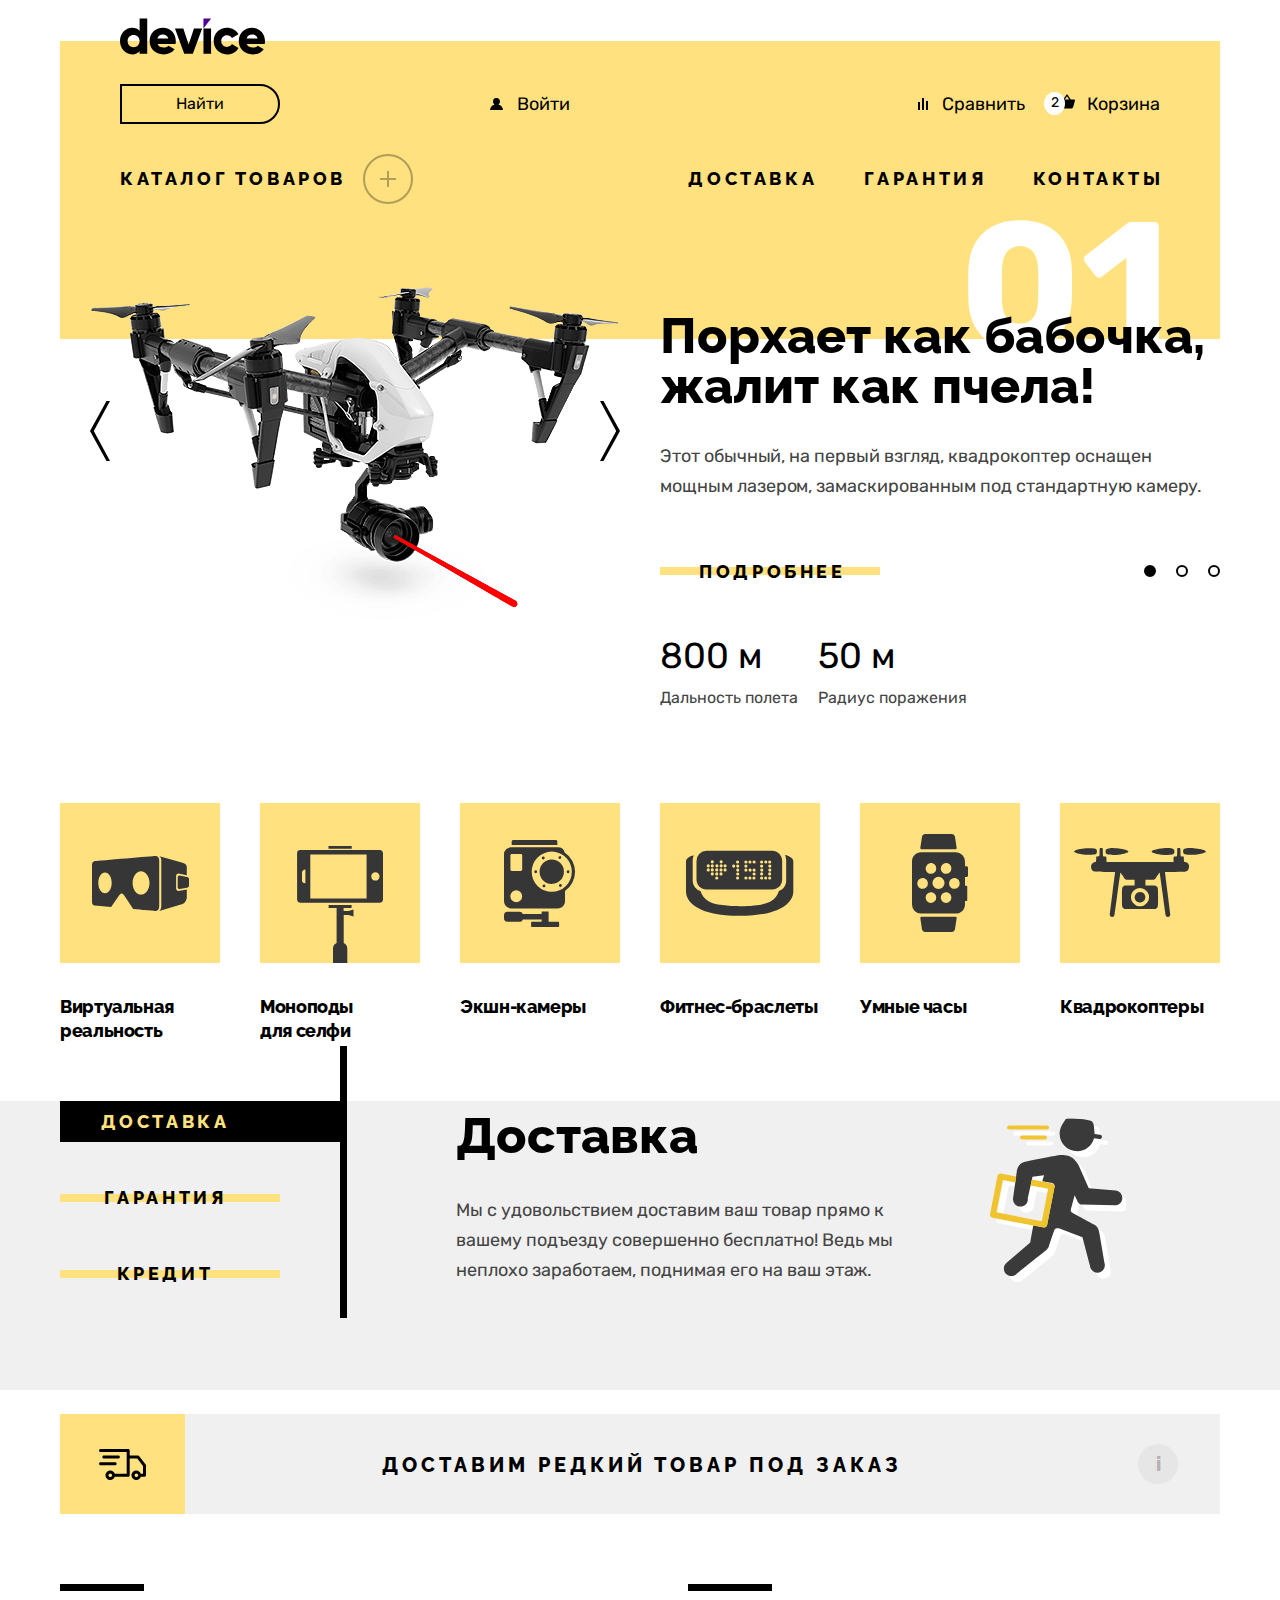
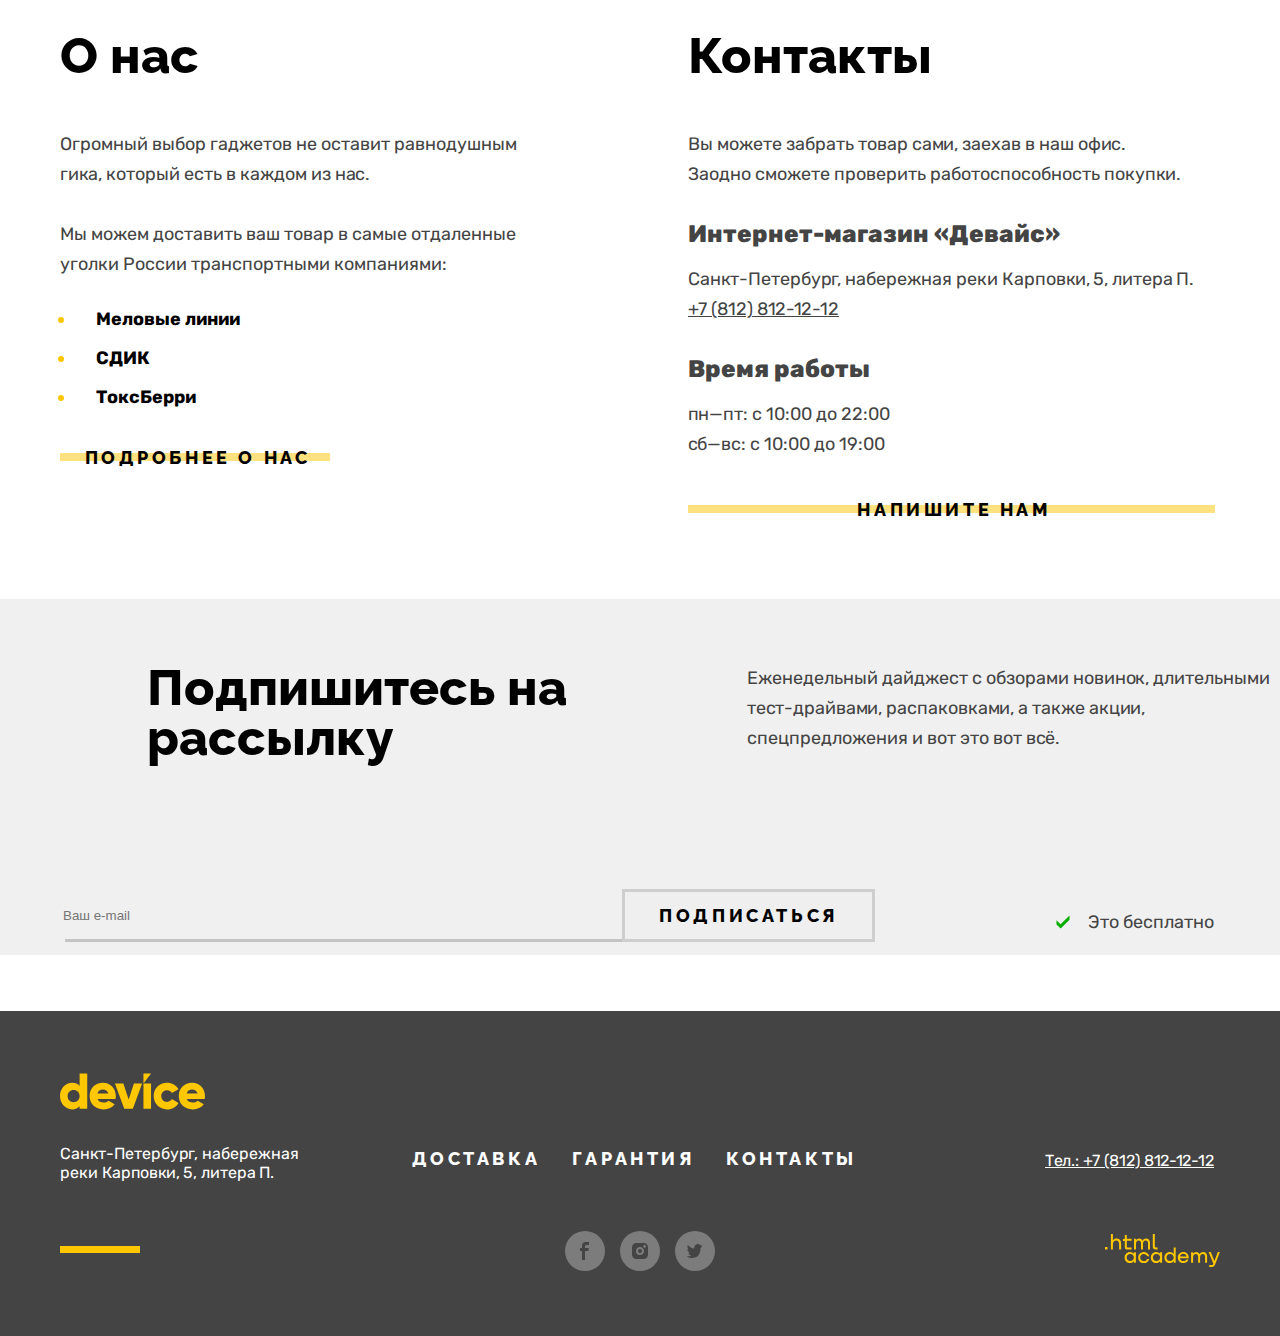
<file: 6/index.html>
<!DOCTYPE html>
<html lang="ru">
  <head>
    <meta charset="utf-8" />
    <title>HTML Academy: Девайс</title>
    <link rel="stylesheet" href="styles/styles.css" />
    <link rel="icon" type="image/x-icon" href="favicon.ico" />
    <base href="https://htmlacademy-htmlcss.github.io/1577773-device-33/6/">
</head>
  <body>
    <header class="content-wrapper page-header">
      <nav class="navigation">
        <a class="main-logo" href="#">
          <img src="images/logo.svg" width="145" height="37" alt="Логотип сайта" />
        </a>
        <div class="user-menu-wrapper">
          <form class="search" action="https://echo.htmlacademy.ru/" method="POST">
            <label class="hidden" for="search-input">Текст поиска</label>
            <input class="search-input" type="text" name="search-text" id="search-input" placeholder="Текст поиска" />
            <button class="search-submit" type="submit">Найти</button>
          </form>
          <ul class="user-menu">
            <li class="user-menu-item">
              <a class="user-menu-link" href="#"><span class="icon icon-user"></span>Войти</a>
            </li>
            <li class="user-menu-item">
              <a class="user-menu-link" href="#"><span class="icon icon-compare"></span>Сравнить</a>
            </li>
            <li class="user-menu-item user-menu-cart">
              <a class="user-menu-link" href="#"><span class="icon icon-cart" data-items-count="2"></span>Корзина</a>
              <div class="popover popover-cart">
                <div class="popover-content">
                  <h2 class="hidden">Корзина</h2>
                  <ul class="cart-items-list">
                    <li class="popover-cart-item">
                      <a class="cart-item-link" href="#">
                        <img class="cart-item-image" src="images/products/cart-1.jpg" width="39" height="43" alt="Любительская селфи-палка" />
                        <span class="cart-item-text">Любительская селфи-палка</span>
                      </a>
                      <button class="cart-item-button-close" type="button">
                        <svg width="10" height="10" viewBox="0 0 10 10" fill="none" xmlns="http://www.w3.org/2000/svg">
                          <path d="M10 0.909091L9.09091 0L5 4.09091L0.909091 0L0 0.909091L4.09091 5L0 9.09091L0.909091 10L5 5.90909L9.09091 10L10 9.09091L5.90909 5L10 0.909091Z" fill="white" />
                        </svg>
                        <span class="hidden">Удалить из корзины</span>
                      </button>
                    </li>
                    <li class="popover-cart-item">
                      <a class="cart-item-link" href="#">
                        <img class="cart-item-image" src="images/products/cart-2.jpg" width="39" height="43" alt="Профессиональная селфи-палка" />
                        <span class="cart-item-text">Профессиональная селфи-палка</span>
                      </a>
                      <button class="cart-item-button-close" type="button">
                        <svg width="10" height="10" viewBox="0 0 10 10" fill="none" xmlns="http://www.w3.org/2000/svg">
                          <path d="M10 0.909091L9.09091 0L5 4.09091L0.909091 0L0 0.909091L4.09091 5L0 9.09091L0.909091 10L5 5.90909L9.09091 10L10 9.09091L5.90909 5L10 0.909091Z" fill="white" />
                        </svg>
                        <span class="hidden">Удалить из корзины</span>
                      </button>
                    </li>
                  </ul>
                  <div class="popover-cart-total">
                    <p class="popover-total -text popover-goods">Товаров: 2</p>
                    <p class="popover-total -text popover-sum">Сумма: 2000 ₽</p>
                  </div>
                  <button class="cart-open-button" type="button">Открыть корзину</button>
                </div>
              </div>
            </li>
          </ul>
        </div>
        <ul class="navigation-list">
          <li class="navigation-item navigation-dropdown-handler">
            <a class="navigation-link navigation-catalog" href="catalog.html">Каталог товаров</a>
            <!-- drop-down меню -->
            <div class="navigation-dropdown-wrapper">
              <div class="navigation-column-wrapper">
                <ul class="navigation-dropdown-list">
                  <li class="navigation-dropdown-item">
                    <a href="#" class="navigation-dropdown-link">Виртуальная реальность</a>
                  </li>
                  <li class="navigation-dropdown-item">
                    <a href="catalog.html" class="navigation-dropdown-link">Моноподы для cелфи</a>
                  </li>
                  <li class="navigation-dropdown-item">
                    <a href="#" class="navigation-dropdown-link">Экшн-камеры</a>
                  </li>
                </ul>
              </div>
              <div class="navigation-column-wrapper">
                <ul class="navigation-dropdown-list">
                  <li class="navigation-dropdown-item">
                    <a href="#" class="navigation-dropdown-link">Фитнес-браслеты</a>
                  </li>
                  <li class="navigation-dropdown-item">
                    <a href="#" class="navigation-dropdown-link">Умные часы</a>
                  </li>
                </ul>
              </div>
              <div class="navigation-column-wrapper">
                <ul class="navigation-dropdown-list">
                  <li class="navigation-dropdown-item">
                    <a href="#" class="navigation-dropdown-link">Квадрокоптеры</a>
                  </li>
                </ul>
              </div>
            </div>
          </li>
          <li class="navigation-item">
            <a class="navigation-link" href="#">Доставка</a>
          </li>
          <li class="navigation-item">
            <a class="navigation-link" href="#">Гарантия</a>
          </li>
          <li class="navigation-item">
            <a class="navigation-link" href="#">Контакты</a>
          </li>
        </ul>
      </nav>
    </header>
    <main class="main-container">
      <h1 class="hidden">Главная страница проекта «Девайс»</h1>

      <!-- промо блок -->
      <section class="content-wrapper promo-wrapper">
        <h2 class="hidden">Лучшие продукты</h2>

        <ul class="promo-slider">
          <li class="promo-slider-item promo-slider-active">
            <h3 class="hidden">Квадрокоптер</h3>
            <img class="promo-slider-image" src="images/slider/slider-1.png" width="560" height="560" alt="Квадрокоптер" />
            <div class="slider-descr-wrapper">
              <p class="promo-slogan">Порхает как бабочка, жалит как пчела!</p>
              <p class="promo-slogan-more">Этот обычный, на первый взгляд, квадрокоптер оснащен мощным лазером, замаскированным под стандартную камеру.</p>
              <a class="button promo-more" href="#">Подробнее</a>
              <dl>
                <div class="defenition-wrapper">
                  <dt>Дальность полета</dt>
                  <dd>800 м</dd>
                </div>
                <div class="defenition-wrapper">
                  <dt>Радиус поражения</dt>
                  <dd>50 м</dd>
                </div>
              </dl>
            </div>
          </li>

          <li class="promo-slider-item">
            <h3 class="hidden">Фитнес браслет</h3>
            <img class="promo-slider-image" src="images/slider/slider-2.png" width="560" height="560" alt="Фитнес браслет" />
            <div class="slidet-descr-wrapper">
              <p class="promo-slogan">Худеем правильно!</p>
              <p class="promo-slogan-more">Мотивирующие фитнес-браслеты помогут найти в себе силы не пропускать занятия и соблюдать диету.</p>
              <a class="button promo-more" href="#">Подробнее</a>
              <dl>
                <div class="defenition-wrapper">
                  <dt>Без подзарядки</dt>
                  <dd>48 часов</dd>
                </div>
              </dl>
            </div>
          </li>

          <li class="promo-slider-item">
            <h3 class="hidden">Монопод</h3>
            <img class="promo-slider-image" src="images/slider/slider-3.png" width="560" height="560" alt="Монопод" />
            <div class="slidet-descr-wrapper">
              <p class="promo-slogan">Делай селфи, как Бен Стиллер!</p>
              <p class="promo-slogan-more">Самая длинная палка для селфи доступна в нашем магазине. Восемь (Восемь, Карл!) метров длиной и весом всего 5 кг.</p>
              <a class="button promo-more" href="#">Подробнее</a>
              <dl>
                <div class="defenition-wrapper">
                  <dt>Длина палки</dt>
                  <dd>8,5 м</dd>
                </div>
                <div class="defenition-wrapper">
                  <dt>Вес палки</dt>
                  <dd>5 кг</dd>
                </div>
                <div class="defenition-wrapper">
                  <dt>Материал</dt>
                  <dd>Карбон</dd>
                </div>
              </dl>
            </div>
          </li>
        </ul>

        <button class="promo-slider-button promo-slider-button-left" type="button">
          <span class="hidden">Предыдущий</span>
        </button>
        <button class="promo-slider-button promo-slider-button-right" type="button">
          <span class="hidden">Следующий</span>
        </button>

        <ul class="promo-chooser-list">
          <li class="promo-chooser-item">
            <a class="promo-chooser-link promo-chooser-link-active" href="#">Квадрокоптер</a>
          </li>
          <li class="promo-chooser-item">
            <a class="promo-chooser-link" href="#">Фитнес браслет</a>
          </li>
          <li class="promo-chooser-item">
            <a class="promo-chooser-link" href="#">Монопод</a>
          </li>
        </ul>
      </section>

      <!-- Категории девайсов -->
      <section class="content-wrapper device-wrapper">
        <h2 class="hidden">Ассортимент девайсов</h2>
        <ul class="device-category-list">
          <li class="device-category-item">
            <a class="device-category-link device-vr" href="#">Виртуальная реальность</a>
          </li>
          <li class="device-category-item">
            <a class="device-category-link device-monopod" href="#">Моноподы<br />для селфи</a>
          </li>
          <li class="device-category-item">
            <a class="device-category-link device-camera" href="#">Экшн-камеры</a>
          </li>
          <li class="device-category-item">
            <a class="device-category-link device-band" href="#">Фитнес-браслеты</a>
          </li>
          <li class="device-category-item">
            <a class="device-category-link device-watch" href="#">Умные часы</a>
          </li>
          <li class="device-category-item">
            <a class="device-category-link device-quadro" href="#">Квадрокоптеры</a>
          </li>
        </ul>
      </section>

      <!-- Услуги -->
      <section class="services">
        <h2 class="visually-hidden"></h2>  
          <div class="tabs"> 
            <input class="service-input" id="tab1" type="radio" name="tabs" checked=""> 
            <label class="service-tabs" for="tab1"><span class="service-tabs-name">Доставка</span></label> 
            <input id="tab2" type="radio" name="tabs"> 
            <label class="service-tabs" for="tab2"><span class="service-tabs-name">Гарантия</span></label> 
            <input id="tab3" type="radio" name="tabs"> 
            <label class="service-tabs" for="tab3"><span class="service-tabs-name">Кредит</span></label>            
             <section class="services-tab" id="content1"> 
               <h3 class="services-title">Доставка</h3>
               <div class="services-description-box">
                <p class="services-description">Мы с удовольствием доставим ваш товар прямо к вашему
                подъезду совершенно бесплатно! Ведь мы неплохо заработаем, поднимая его на ваш этаж.</p> 
               </div>
               <svg class="image-services" aria-hidden="true" focusable="false" width="136" height="165" viewBox="0 0 136 165" fill="none" xmlns="http://www.w3.org/2000/svg">
                 <g clip-path="url(#clip0_14553_210)">
                 <path d="M93.1329 39.2669C101.254 39.2669 108.078 33.7249 110.033 26.2179L115.5 27.0319C115.607 27.0479 115.715 27.0559 115.82 27.0559C116.871 27.0559 117.791 26.2859 117.951 25.2159C118.127 24.0379 117.312 22.9399 116.135 22.7649L110.594 21.9399C110.596 21.8939 110.598 21.8489 110.598 21.8019C110.598 21.6199 110.592 21.4399 110.584 21.2599C110.584 21.2599 110.133 14.7419 109.51 12.0229C108.889 9.30394 106.975 8.72694 106.975 8.72694C97.2049 6.51494 87.2029 6.28894 84.5999 6.28894C81.9969 6.28894 81.4419 7.62094 81.4419 7.62094L78.2919 12.6169L78.2819 12.6139C78.2059 12.7359 78.136 12.8589 78.063 12.9819L78.0359 13.0249C76.5339 15.6049 75.6689 18.6009 75.6689 21.8019C75.6679 31.4479 83.4879 39.2669 93.1329 39.2669Z" fill="white"></path>
                 <path d="M131.535 78.576V78.574L104.793 76.406L95.5469 55.294C95.5469 55.294 95.0859 52.52 89.5389 46.818C83.9899 41.116 72.7399 43.428 72.7399 43.428C72.7399 43.428 48.8539 47.897 40.9949 49.746C33.1349 51.596 32.8269 59.609 32.8269 59.609L32.1949 64.128L17.0169 61.187C16.8259 61.15 16.6359 61.132 16.4489 61.132C15.0419 61.132 13.7779 62.132 13.5009 63.561L6.08995 101.803C5.77595 103.423 6.84395 105.005 8.46495 105.319L59.6609 115.242C59.7759 115.264 59.8909 115.266 60.0069 115.275H60.0089C59.2809 115.379 58.7179 115.24 58.7179 115.24L49.3179 113.391L46.2359 130.496L22.6759 150.859C20.9749 152.22 19.8839 154.312 19.8839 156.66C19.8839 160.764 23.2099 164.09 27.3129 164.09C29.3479 164.09 31.1909 163.272 32.5329 161.945C32.5329 161.945 60.2579 139.895 62.1079 138.354C63.9579 136.814 64.8809 134.501 64.8809 134.501C64.8809 134.501 69.422 120.553 70.66 117.627C71.5079 115.623 75.5919 116.548 75.5919 116.548L98.4769 125.179L106.092 154.241C106.174 154.871 106.334 155.475 106.565 156.045H106.567C107.665 158.773 110.337 160.699 113.456 160.699C117.56 160.699 120.886 157.372 120.886 153.269C120.886 152.67 120.814 152.09 120.679 151.533C119.837 146.568 116.075 124.487 115.118 119.707C114.04 114.313 110.497 112.773 110.497 112.773C110.497 112.773 89.229 101.215 87.8429 100.444C86.4559 99.674 86.7649 97.67 86.7649 97.67L90.6949 83.339L93.4679 89.195C93.4679 89.195 95.087 92.469 97.5519 92.586L130.909 93.406C135.013 93.406 138.339 90.08 138.339 85.975C138.338 82.086 135.346 78.896 131.535 78.576ZM60.1039 63.307L58.3149 69.187L68.2129 71.106L47.9989 67.189L48.5469 64.693L60.1039 63.307ZM57.8549 108.78L12.5509 99.999L18.8209 67.646L31.3629 70.077L29.7449 81.644L29.1049 86.05C29.0999 86.076 29.0969 86.106 29.0929 86.132L29.0749 86.259H29.0769C29.0369 86.571 29.0139 86.888 29.0139 87.21C29.0139 91.314 32.3409 94.639 36.4439 94.639C40.5469 94.639 43.8729 91.314 43.8729 87.21C43.8729 86.892 43.8519 86.58 43.8119 86.273L46.7129 73.05L64.1259 76.424L57.8549 108.78Z" fill="white"></path>
                 <path d="M25.05 17.508H63.077C64.177 17.508 65.0771 16.612 65.0771 15.518C65.0771 14.424 64.177 13.528 63.077 13.528H25.05C23.95 13.528 23.05 14.424 23.05 15.518C23.05 16.612 23.95 17.508 25.05 17.508Z" fill="white"></path>
                 <path d="M38.0798 23.5249C36.9798 23.5249 36.0798 24.4209 36.0798 25.5149C36.0798 26.6089 36.9798 27.5049 38.0798 27.5049H61.0388C62.1388 27.5049 63.0388 26.6089 63.0388 25.5149C63.0388 24.4199 62.1388 23.5249 61.0388 23.5249H38.0798Z" fill="white"></path>
                 <path d="M87.0981 33.232C95.2191 33.232 102.043 27.69 103.998 20.183L109.465 20.997C109.572 21.013 109.68 21.021 109.785 21.021C110.836 21.021 111.756 20.251 111.916 19.181C112.092 18.003 111.277 16.905 110.1 16.73L104.559 15.905C104.561 15.859 104.563 15.814 104.563 15.767C104.563 15.585 104.557 15.405 104.549 15.225C104.549 15.225 104.098 8.70703 103.475 5.98803C102.854 3.26903 100.94 2.69203 100.94 2.69203C91.1701 0.480028 81.1681 0.254028 78.5641 0.254028C75.9601 0.254028 75.4061 1.58603 75.4061 1.58603L72.2561 6.58203L72.2461 6.57903C72.1701 6.70003 72.1001 6.82403 72.0271 6.94703L72.0001 6.99003C70.4981 9.57003 69.6331 12.566 69.6331 15.767C69.6331 25.413 77.4531 33.232 87.0981 33.232Z" fill="#3A3A3A"></path>
                 <path d="M125.5 72.5411V72.5391L98.758 70.3711L89.512 49.2591C89.512 49.2591 89.051 46.4851 83.504 40.7831C77.955 35.0811 66.705 37.3931 66.705 37.3931C66.705 37.3931 42.819 41.8621 34.96 43.7101C27.1 45.5601 26.792 53.5731 26.792 53.5731L23.71 75.6091L23.07 80.0151C23.065 80.0411 23.062 80.0711 23.058 80.0971L23.04 80.2241H23.042C23.002 80.5361 22.979 80.8531 22.979 81.1751C22.979 85.2791 26.306 88.6041 30.409 88.6041C34.512 88.6041 37.838 85.2791 37.838 81.1751C37.838 80.8571 37.817 80.5451 37.777 80.2381L42.511 58.6571L54.068 57.2711L52.279 63.1511L62.177 65.0701C63.797 65.3831 64.865 66.9661 64.552 68.5871L57.14 106.83C56.863 108.26 55.599 109.26 54.192 109.26C54.12 109.26 54.046 109.244 53.972 109.239C53.244 109.343 52.681 109.204 52.681 109.204L43.281 107.355L40.199 124.46L16.639 144.823C14.938 146.184 13.847 148.276 13.847 150.624C13.847 154.728 17.173 158.054 21.276 158.054C23.311 158.054 25.154 157.236 26.496 155.909C26.496 155.909 54.221 133.859 56.071 132.318C57.921 130.778 58.844 128.465 58.844 128.465C58.844 128.465 63.385 114.517 64.623 111.591C65.471 109.587 69.555 110.512 69.555 110.512L92.44 119.143L100.055 148.205C100.137 148.835 100.297 149.439 100.528 150.009H100.53C101.628 152.737 104.3 154.663 107.419 154.663C111.523 154.663 114.849 151.336 114.849 147.233C114.849 146.634 114.777 146.054 114.642 145.497C113.8 140.532 110.038 118.451 109.081 113.671C108.003 108.277 104.46 106.737 104.46 106.737C104.46 106.737 83.193 95.1821 81.807 94.4101C80.42 93.6401 80.729 91.6361 80.729 91.6361L84.659 77.3051L87.432 83.1611C87.432 83.1611 89.051 86.4351 91.516 86.5521L124.873 87.3721C128.977 87.3721 132.303 84.0461 132.303 79.9411C132.303 76.0511 129.311 72.8601 125.5 72.5411Z" fill="#3A3A3A"></path>
                 <path d="M53.9708 109.644H53.9728C54.0458 109.65 54.1198 109.665 54.1928 109.665C55.5998 109.665 56.8638 108.665 57.1408 107.235L64.5528 68.992C64.8658 67.371 63.7978 65.789 62.1778 65.475L41.9638 61.558L40.6778 67.42L58.0908 70.794L51.8198 103.148L6.51579 94.369L12.7858 62.016L25.3278 64.447L26.1598 58.497L10.9818 55.555C10.7908 55.518 10.6008 55.5 10.4138 55.5C9.00679 55.5 7.74279 56.5 7.46579 57.929L0.0547894 96.173C-0.259211 97.793 0.808789 99.375 2.42979 99.689L53.6258 109.612C53.7398 109.634 53.8548 109.635 53.9708 109.644Z" fill="#F0C42E"></path>
                 <path d="M59.0419 9.48194C59.0419 10.5769 58.1419 11.4719 57.0419 11.4719H19.0149C17.9149 11.4719 17.0149 10.5759 17.0149 9.48194C17.0149 8.38794 17.9149 7.49194 19.0149 7.49194H57.0419C58.1419 7.49294 59.0419 8.38794 59.0419 9.48194Z" fill="#F0C52E"></path>
                 <path d="M57.0039 19.48C57.0039 20.574 56.1039 21.47 55.0039 21.47H32.0439C30.9439 21.47 30.0439 20.574 30.0439 19.48C30.0439 18.385 30.9439 17.49 32.0439 17.49H55.0029C56.1039 17.49 57.0039 18.386 57.0039 19.48Z" fill="#F0C52E"></path>
                 </g>
                 <defs>
                 <clipPath id="clip0_14553_210">
                 <rect width="136" height="164" fill="white" transform="translate(0 0.5)"></rect>
                 </clipPath>
                 </defs>
                 </svg> 
             </section>  
             <section class="services-tab" id="content2">
               <h3 class="services-title">Гарантия</h3>
               <div class="services-description-box">
                <p class="services-description">Если из-за возгорания купленного у нас товара у вас 
                  сгорит дом — не переживайте, мы выдадим вам новый. Товар, не дом, конечно же.</p>
                  <svg class="image-services" aria-hidden="true" focusable="false" width="171" height="195" viewBox="0 0 171 195" fill="none" xmlns="http://www.w3.org/2000/svg">
                   <g clip-path="url(#clip0_11337_1220)">
                   <path d="M77.6941 174.636C77.5901 174.506 67.1991 161.64 65.0851 158.876C63.7641 157.149 61.7781 156.198 59.4921 156.198C56.9321 156.198 54.6561 157.368 53.9801 157.751L48.4941 160.494C46.7211 160.015 42.9071 158.544 39.2141 154.226C35.9301 150.387 35.9531 145.24 36.1281 143.127L42.0211 137.234C45.1141 134.517 44.4731 130.718 43.2671 128.803L43.0481 128.492C43.0481 128.492 30.1861 112.271 28.3821 109.994C27.3931 108.745 25.9071 108.056 24.1981 108.056C21.3491 108.056 18.3191 110.031 17.4421 110.648C6.55711 118.397 5.85611 125.21 5.81111 125.961L5.78711 126.375L5.86111 126.784C12.2731 162.51 31.8871 177.921 41.3141 185.327C42.4621 186.228 43.4541 187.008 44.1681 187.633C50.7311 193.38 57.9301 194 60.7211 194C63.0961 193.999 65.2011 193.595 66.8101 192.829C71.1761 190.751 76.2351 184.819 77.6821 183.051C80.1831 179.992 78.9651 176.452 77.8501 174.843L77.6941 174.636ZM63.8011 186.509C63.3021 186.746 62.2311 187 60.7201 187C59.1601 187 53.6881 186.666 48.7761 182.368C47.9221 181.621 46.8631 180.789 45.6371 179.825C36.9431 172.995 18.9081 158.824 12.8571 126.141C13.1461 125.162 14.6861 121.203 21.4771 116.37C22.1291 115.917 22.9851 115.466 23.5961 115.228C26.4271 118.8 35.0061 129.62 37.0981 132.258L29.5701 139.785L29.3671 140.84C29.2861 141.262 27.4561 151.249 33.8941 158.777C40.1801 166.126 47.1441 167.444 48.4771 167.633L49.5591 167.787L57.2031 163.964L57.4211 163.846C57.7021 163.679 58.7561 163.198 59.4921 163.198C59.5281 163.198 59.5571 163.199 59.5801 163.201C61.7291 166.001 70.6851 177.098 72.0801 178.825C72.0811 178.829 72.0821 178.832 72.0841 178.835C69.5221 181.93 65.9111 185.504 63.8011 186.509Z" fill="white"></path>
                   <path d="M137.85 65.824C143.362 60.647 145.006 53.849 142.883 45.041C142.676 44.185 142.035 43.5 141.194 43.239C140.352 42.977 139.434 43.179 138.78 43.769L130.559 51.172C129.121 50.377 126.883 48.721 126.094 45.842L132.897 39.113C133.844 38.175 133.889 36.66 133.001 35.667L132.815 35.46C132.622 35.244 132.393 35.064 132.137 34.927C131.977 34.841 128.149 32.811 123.313 32.811C118.604 32.811 114.454 34.732 111.311 38.367C105.311 45.305 106.754 53.409 107.768 56.838L104.28 60.326L93.9962 51.09L98.7132 47.824L78.6712 34.1L68.0702 44.703L81.7942 64.744L85.0602 60.027L94.2972 70.309L91.0022 73.603C89.5022 73.125 87.1192 72.551 84.3392 72.551C78.9102 72.551 74.1032 74.725 70.3772 78.91C70.1062 79.239 63.7782 87.075 67.6262 97.531C67.9102 98.304 68.5572 98.887 69.3552 99.091C70.1512 99.294 71.0002 99.092 71.6192 98.55L79.9142 91.291C81.2372 91.858 83.5362 93.371 84.5732 97.216L77.1892 104.732C76.5552 105.377 76.3192 106.314 76.5722 107.182C76.8252 108.05 77.5262 108.714 78.4072 108.919C78.5172 108.944 81.1312 109.542 84.5822 109.542C91.4222 109.542 96.6942 107.271 99.8272 102.975C103.19 98.362 103.921 93.542 103.821 89.887L120.038 106.104L120.21 106.262C121.731 107.522 124.528 108.987 127.661 108.987C129.888 108.987 132.286 108.246 134.513 106.163L140.031 100.647L140.133 100.543C145.145 95.185 142.391 88.845 140.233 86.241L123.288 69.282C124.315 69.388 125.436 69.463 126.61 69.463C131.498 69.462 135.279 68.238 137.85 65.824ZM84.5512 51.978L81.8172 55.927L74.5412 45.302L79.2722 40.57L89.8972 47.846L85.9472 50.58L100.739 63.866L96.6452 67.959L97.8362 66.767L84.5512 51.978ZM98.1132 85.502C98.2222 85.815 100.728 93.248 95.7852 100.029C93.0152 103.827 88.0372 104.555 84.3852 104.541L89.0882 99.754C89.6542 99.178 89.9082 98.363 89.7682 97.567C87.9772 87.42 80.0232 86.083 79.6852 86.031C78.9562 85.921 78.2142 86.135 77.6582 86.62L71.4542 92.048C70.9322 86.488 73.8672 82.559 74.2132 82.116C76.9342 79.086 80.3402 77.55 84.3382 77.55C87.8532 77.55 90.5692 78.761 90.5872 78.77C91.5402 79.209 92.6632 79.011 93.4052 78.269L112.405 59.269C113.13 58.545 113.339 57.453 112.932 56.513C112.897 56.43 109.438 48.173 115.09 41.637C117.285 39.098 120.051 37.811 123.311 37.811C124.541 37.811 125.694 37.994 126.676 38.232L121.629 43.225C121.078 43.769 120.811 44.537 120.904 45.305C121.916 53.605 129.873 56.382 130.211 56.496C131.066 56.784 132.012 56.59 132.684 55.985L138.733 50.538C139.106 55.402 137.713 59.092 134.424 62.18C132.416 64.067 129.065 64.463 126.606 64.463C122.917 64.463 119.655 63.598 119.624 63.59C118.759 63.354 117.829 63.604 117.194 64.243L98.6942 82.91C98.0232 83.587 97.8012 84.6 98.1132 85.502ZM103.615 87.344C103.615 87.347 103.615 87.349 103.615 87.352C103.615 87.349 103.615 87.347 103.615 87.344ZM103.434 86.223C103.444 86.275 103.454 86.327 103.463 86.381C103.453 86.329 103.443 86.274 103.434 86.223ZM136.525 97.079L131.046 102.555C127.798 105.535 124.146 102.987 123.47 102.468L104.827 83.823L119.768 68.748L117.733 70.801L136.44 89.507C136.9 90.099 139.537 93.794 136.525 97.079ZM121.316 69.025C121.324 69.026 121.332 69.027 121.339 69.029C121.332 69.027 121.324 69.026 121.316 69.025ZM120.473 68.882C120.493 68.886 120.518 68.89 120.539 68.894C120.516 68.89 120.494 68.886 120.473 68.882Z" fill="white"></path>
                   <path d="M104.162 6.00195C67.7542 6.00195 38.2402 35.516 38.2402 71.924C38.2402 105.441 63.2602 133.096 95.6382 137.278V163.502C95.6382 163.502 153.077 142.259 167.607 89.88C167.685 89.597 167.746 89.342 167.818 89.068C167.931 88.644 168.043 88.218 168.148 87.791C168.212 87.528 168.267 87.277 168.326 87.022C169.463 82.171 170.084 77.121 170.084 71.924C170.084 35.516 140.57 6.00195 104.162 6.00195ZM161.51 85.424L161.504 85.451L161.498 85.478L161.469 85.608C161.43 85.778 161.393 85.947 161.35 86.123C161.256 86.499 161.159 86.874 161.049 87.284L160.945 87.684C160.92 87.792 160.892 87.9 160.863 88.008C155.299 108.064 142.343 125.708 122.357 140.45C114.984 145.888 107.949 149.914 102.638 152.625V137.277V131.123L96.5342 130.335C67.2912 126.558 45.2392 101.446 45.2392 71.923C45.2392 39.4329 71.6712 13.001 104.161 13.001C136.649 13.001 163.083 39.4329 163.083 71.923C163.084 76.432 162.555 80.974 161.51 85.424Z" fill="white"></path>
                   <path d="M54.583 187.998C51.792 187.998 44.5939 187.378 38.0289 181.634C37.3149 181.009 36.3229 180.23 35.1749 179.328C25.749 171.922 6.13395 156.511 -0.278051 120.785L-0.352051 120.376L-0.328051 119.962C-0.284051 119.21 0.41795 112.398 11.3029 104.649C12.1799 104.032 15.2099 102.057 18.0589 102.057C19.7669 102.057 21.2529 102.745 22.2429 103.995C24.0469 106.272 36.909 122.493 36.909 122.493L37.1279 122.804C38.3339 124.719 38.975 128.518 35.882 131.235L29.9889 137.128C29.8139 139.24 29.791 144.388 33.075 148.227C36.767 152.544 40.5819 154.016 42.3549 154.495L47.841 151.752C48.517 151.369 50.793 150.199 53.353 150.199C55.639 150.199 57.6249 151.15 58.9459 152.877C61.0599 155.641 71.4499 168.507 71.5549 168.637L71.7099 168.844C72.8249 170.453 74.0429 173.993 71.5419 177.052C70.0949 178.821 65.0369 184.752 60.6699 186.83C59.0629 187.593 56.958 187.997 54.583 187.998ZM6.71995 120.14C12.7709 152.823 30.806 166.994 39.5 173.824C40.726 174.788 41.785 175.62 42.639 176.367C47.551 180.665 53.023 180.999 54.583 180.999C56.094 180.999 57.165 180.745 57.664 180.508C59.774 179.503 63.3859 175.929 65.9479 172.834C65.9469 172.831 65.9449 172.828 65.9439 172.824C64.5499 171.097 55.593 160 53.444 157.2C53.421 157.198 53.3909 157.197 53.3559 157.197C52.6199 157.197 51.566 157.678 51.285 157.845L51.067 157.963L43.423 161.786L42.341 161.632C41.008 161.443 34.0439 160.124 27.7579 152.776C21.3199 145.249 23.1499 135.261 23.2309 134.839L23.4339 133.784L30.9619 126.257C28.8699 123.618 20.2909 112.799 17.4599 109.227C16.8489 109.464 15.9929 109.915 15.3409 110.369C8.54795 115.202 7.00795 119.161 6.71995 120.14Z" fill="#3A3A3A"></path>
                   <path d="M78.443 103.54C74.991 103.54 72.378 102.942 72.268 102.917C71.387 102.712 70.685 102.048 70.433 101.18C70.181 100.312 70.416 99.3741 71.05 98.7301L78.434 91.2141C77.397 87.3691 75.098 85.8571 73.775 85.2891L65.48 92.5481C64.86 93.0901 64.012 93.2921 63.216 93.0891C62.418 92.8861 61.772 92.3021 61.487 91.5301C57.639 81.0731 63.967 73.2371 64.238 72.9081C67.964 68.7231 72.771 66.5491 78.2 66.5491C80.98 66.5491 83.362 67.1231 84.863 67.6011L101.629 50.8361C100.616 47.4061 99.172 39.3021 105.172 32.3651C108.315 28.7311 112.465 26.8091 117.174 26.8091C122.011 26.8091 125.838 28.8381 125.999 28.9251C126.254 29.0621 126.483 29.2421 126.676 29.4581L126.862 29.6651C127.752 30.6581 127.707 32.1731 126.758 33.1111L119.955 39.8401C120.744 42.7191 122.983 44.3751 124.42 45.1701L132.642 37.7671C133.296 37.1771 134.214 36.9751 135.055 37.2371C135.897 37.4981 136.538 38.1821 136.745 39.0391C138.868 47.8481 137.223 54.6451 131.712 59.8221C129.142 62.2361 125.359 63.4601 120.47 63.4601C117.681 63.4601 115.146 63.0531 113.631 62.7461L97.127 79.3991C97.856 82.5801 98.758 90.0191 93.688 96.9731C90.555 101.269 85.283 103.54 78.443 103.54ZM78.247 98.5391C81.898 98.5541 86.878 97.8251 89.647 94.0271C94.591 87.2461 92.085 79.8131 91.976 79.5001C91.663 78.5981 91.885 77.5851 92.558 76.9071L111.058 58.2401C111.692 57.6011 112.622 57.3511 113.488 57.5871C113.518 57.5951 116.781 58.4601 120.47 58.4601C122.928 58.4601 126.281 58.0641 128.288 56.1771C131.576 53.0891 132.969 49.3991 132.597 44.5351L126.548 49.9821C125.876 50.5861 124.931 50.7811 124.075 50.4931C123.737 50.3791 115.78 47.6021 114.768 39.3021C114.674 38.5341 114.941 37.7661 115.492 37.2221L120.539 32.2291C119.558 31.9911 118.404 31.8081 117.174 31.8081C113.915 31.8081 111.15 33.0961 108.953 35.6341C103.302 42.1701 106.761 50.4271 106.796 50.5101C107.201 51.4501 106.992 52.5431 106.268 53.2661L87.268 72.2661C86.527 73.0081 85.403 73.2061 84.451 72.7671C84.433 72.7591 81.716 71.5471 78.201 71.5471C74.203 71.5471 70.797 73.0831 68.076 76.1131C67.729 76.5551 64.794 80.4851 65.317 86.0451L71.521 80.6171C72.077 80.1311 72.819 79.9171 73.548 80.0281C73.885 80.0801 81.839 81.4171 83.63 91.5641C83.771 92.3601 83.518 93.1741 82.951 93.7511L78.247 98.5391Z" fill="#F0C42E"></path>
                   <path d="M78.9209 54.0251L88.1579 64.3071L91.6979 60.7661L78.4129 45.9761L75.6779 49.9251L68.4019 39.3011L73.1339 34.5691L83.7589 41.8451L79.8089 44.5791L94.5999 57.8651L98.1409 54.3241L87.8579 45.0881L92.5749 41.8221L72.5329 28.0981L61.9319 38.7011L75.6559 58.7421L78.9209 54.0251Z" fill="#3A3A3A"></path>
                   <path d="M117.147 63.2801C115.734 63.1341 114.507 62.9241 113.63 62.7461L111.596 64.7991L130.302 83.5051C130.762 84.0971 133.399 87.7921 130.386 91.0771L124.908 96.5531C121.66 99.5331 118.007 96.9851 117.332 96.4661L98.69 77.8211L97.127 79.3991C97.372 80.4691 97.632 82.0291 97.682 83.8841L113.899 100.102L114.072 100.26C115.593 101.52 118.39 102.985 121.522 102.985C123.75 102.985 126.147 102.244 128.375 100.161L133.893 94.6451L133.995 94.5421C139.007 89.1841 136.252 82.8431 134.094 80.2391L117.147 63.2801Z" fill="#3A3A3A"></path>
                   <path d="M98.0231 7C130.512 7 156.945 33.432 156.945 65.922C156.945 70.43 156.416 74.972 155.372 79.422L155.366 79.449L155.359 79.476L155.33 79.606C155.292 79.776 155.254 79.945 155.212 80.121C155.118 80.497 155.021 80.872 154.91 81.282L154.807 81.682C154.781 81.79 154.753 81.898 154.724 82.006C149.16 102.062 136.204 119.706 116.218 134.448C108.845 139.886 101.81 143.912 96.4991 146.623V131.275V125.121L90.395 124.333C61.152 120.556 39.1011 95.444 39.1011 65.921C39.1021 33.432 65.5341 7 98.0231 7ZM98.0231 0C61.6161 0 32.1021 29.514 32.1021 65.922C32.1021 99.439 57.1221 127.094 89.5 131.276V157.5C89.5 157.5 146.939 136.257 161.47 83.878C161.548 83.595 161.608 83.34 161.68 83.066C161.794 82.642 161.905 82.216 162.011 81.789C162.074 81.526 162.13 81.275 162.188 81.02C163.326 76.169 163.946 71.119 163.946 65.922C163.945 29.514 134.432 0 98.0231 0Z" fill="#3A3A3A"></path>
                   </g>
                   <defs>
                   <clipPath id="clip0_11337_1220">
                   <rect width="171" height="195" fill="white"></rect>
                   </clipPath>
                   </defs>
                   </svg>
               </div> 
             </section>  
             <section class="services-tab" id="content3">
               <h3 class="services-title">Кредит</h3>
               <div class="services-description-box">
                 <p class="services-description">Залезть в долговую яму стало проще! Кредитные консультанты
                    подберут для вас наиболее выгодные условия кредита. Выгодные для банка, разумеется.</p>
                    <svg class="image-services" aria-hidden="true" width="156" height="189" viewBox="0 0 156 189" fill="none" xmlns="http://www.w3.org/2000/svg">
                     <g clip-path="url(#clip0_11337_1269)">
                     <path d="M141.25 84.127C149.396 84.127 156 77.5232 156 69.377C156 61.2308 149.396 54.627 141.25 54.627C133.104 54.627 126.5 61.2308 126.5 69.377C126.5 77.5232 133.104 84.127 141.25 84.127Z" fill="white"></path>
                     <path d="M89.1131 140.044L82.0391 157.919L59.2151 172.836C57.0471 174.068 55.5811 176.395 55.5811 179.066C55.5811 183.024 58.7891 186.233 62.7481 186.233C64.2831 186.233 65.7031 185.746 66.8691 184.923C70.6301 182.552 89.2201 170.839 92.3641 169.043C95.8641 167.043 96.4891 163.918 96.4891 163.918L101.364 147.918C101.364 147.918 101.364 147.918 95.6141 145.293C89.8641 142.668 89.1131 140.044 89.1131 140.044Z" fill="white"></path>
                     <path d="M139.321 141.962C139.321 141.962 138.163 138.128 134.742 136.795C131.321 135.462 116.655 129.045 116.655 129.045L132.071 103.461C132.071 103.461 135.905 94.461 131.738 90.044C127.571 85.627 117.988 80.294 117.988 80.294H110.467L126.266 53.493C129.62 47.807 127.709 40.412 122.024 37.061L72.6331 7.947C66.9471 4.595 59.5541 6.505 56.2021 12.191L9.14406 92.019C5.79306 97.704 7.70206 105.099 13.3881 108.451L62.7781 137.564C68.4641 140.916 75.8591 139.005 79.2101 133.322L102.144 94.419H110.24L95.4901 120.628C95.4901 120.628 90.3561 129.842 95.1561 134.878C99.3651 139.294 107.823 141.794 107.823 141.794L125.073 148.295L130.174 179.586L130.183 179.585C130.732 182.998 133.682 185.608 137.25 185.608C141.208 185.608 144.416 182.399 144.416 178.441C144.416 178.252 144.402 178.066 144.388 177.881L144.416 177.877L139.321 141.962ZM17.9581 100.698C16.5571 99.872 16.0711 97.99 16.8971 96.59L63.9561 16.761C64.7821 15.36 66.6631 14.873 68.0631 15.699L79.5841 22.491L29.4801 107.489L17.9581 100.698ZM71.4561 128.752C70.6301 130.152 68.7491 130.639 67.3491 129.813L37.2331 112.059L87.3401 27.063L117.453 44.816C118.855 45.642 119.34 47.523 118.515 48.923L100.022 80.295H91.2391L71.3231 94.722C70.8811 94.974 70.4701 95.275 70.0931 95.613L70.0621 95.635L70.0641 95.638C68.6191 96.95 67.7061 98.836 67.7061 100.942C67.7061 104.9 70.9141 108.109 74.8731 108.109C76.4211 108.109 77.8511 107.613 79.0221 106.778L79.0241 106.781L79.0951 106.723C79.2771 106.59 79.4511 106.45 79.6191 106.3L89.2791 98.516L71.4561 128.752Z" fill="white"></path>
                     <path d="M49.2189 6.44296L2.16091 86.272C-1.19009 91.957 0.718907 99.352 6.40491 102.704L55.7949 131.817C61.4809 135.169 68.8759 133.258 72.2269 127.575L119.284 47.746C122.638 42.06 120.727 34.665 115.042 31.314L65.6499 2.19996C59.9649 -1.15204 52.5709 0.757962 49.2189 6.44296ZM9.91391 90.843L56.9729 11.014C57.7989 9.61296 59.6799 9.12596 61.0799 9.95196L72.6009 16.744L22.4959 101.742L10.9739 94.951C9.57391 94.125 9.08791 92.243 9.91391 90.843ZM111.531 43.176L64.4719 123.005C63.6459 124.405 61.7649 124.892 60.3649 124.066L30.2489 106.312L80.3549 21.316L110.468 39.069C111.871 39.894 112.355 41.775 111.531 43.176Z" fill="#F0C42E"></path>
                     <path d="M135.25 78.333C143.396 78.333 150 71.7292 150 63.583C150 55.4368 143.396 48.833 135.25 48.833C127.104 48.833 120.5 55.4368 120.5 63.583C120.5 71.7292 127.104 78.333 135.25 78.333Z" fill="#3A3A3A"></path>
                     <path d="M81.875 134.25L74.801 152.125L51.976 167.042C49.808 168.274 48.342 170.601 48.342 173.272C48.342 177.23 51.55 180.439 55.509 180.439C57.044 180.439 58.464 179.952 59.63 179.129C63.391 176.758 81.981 165.045 85.125 163.249C88.625 161.249 89.25 158.124 89.25 158.124L94.125 142.124C94.125 142.124 94.125 142.124 88.375 139.499C82.625 136.874 81.875 134.25 81.875 134.25Z" fill="#3A3A3A"></path>
                     <path d="M132.083 136.168C132.083 136.168 130.925 132.334 127.504 131.001C124.083 129.668 109.417 123.251 109.417 123.251L124.833 97.667C124.833 97.667 128.667 88.667 124.5 84.25C120.333 79.833 110.75 74.5 110.75 74.5H84L64.085 88.927C63.643 89.18 63.232 89.48 62.855 89.818L62.824 89.84L62.826 89.843C61.381 91.154 60.468 93.041 60.468 95.146C60.468 99.104 63.676 102.313 67.635 102.313C69.183 102.313 70.613 101.817 71.784 100.982L71.786 100.985L71.857 100.927C72.039 100.794 72.214 100.654 72.382 100.504L87.125 88.623H103L88.25 114.832C88.25 114.832 83.116 124.046 87.916 129.082C92.125 133.498 100.583 135.998 100.583 135.998L117.833 142.499L122.934 173.79L122.943 173.789C123.492 177.202 126.442 179.812 130.01 179.812C133.968 179.812 137.176 176.603 137.176 172.645C137.176 172.456 137.162 172.27 137.148 172.085L137.176 172.081L132.083 136.168Z" fill="#3A3A3A"></path>
                     </g>
                     <defs>
                     <clipPath id="clip0_11337_1269">
                     <rect width="156" height="188" fill="white" transform="translate(0 0.5)"></rect>
                     </clipPath>
                     </defs>
                     </svg> 
               </div>
             </section>
           </div>           
       </section>             
      <!-- Промо доставки -->
      <h1> 
      </h1>
      <h1> 
      </h1>
      <div class="content-wrapper delivery-promo-wrapper">
        <a class="delivery-promo-button" href="#">Доставим редкий товар под заказ</a>
      </div>

      <!-- Подписка -->
      <div class="content-wrapper info-wrapper">
        <section class="about">
          <h2 class="about-title">О нас</h2>
          <p>Огромный выбор гаджетов не оставит равнодушным гика, который есть в каждом из нас.</p>
          <p>Мы можем доставить ваш товар в самые отдаленные уголки России транспортными компаниями:</p>
          <ul class="about-list">
            <li class="about-list-item">Меловые линии</li>
            <li class="about-list-item">СДИК</li>
            <li class="about-list-item">ТоксБерри</li>
          </ul>
          <a class="button button-about" href="#">Подробнее о нас</a>
        </section>

        <!-- Блок контакты -->
        <section class="contacts">
          <h2 class="contacts-title">Контакты</h2>
          <p>Вы можете забрать товар сами, заехав в наш офис. <br />Заодно сможете проверить работоспособность покупки.</p>
          <h3 class="contacts-subtitle">Интернет-магазин «Девайс»</h3>
          <address class="contacts-address">
            <p>Санкт-Петербург, набережная реки Карповки, 5, литера П.</p>
            <p><a class="contacts-phone" href="tel:88128121212">+7 (812) 812-12-12</a></p>
          </address>
          <h3 class="contacts-subtitle">Время работы</h3>
          <ul class="contacts-sched">
            <li class="contacts-sched-item">пн—пт: с 10:00 до 22:00</li>
            <li class="contacts-sched-item">сб—вс: с 10:00 до 19:00</li>
          </ul>
          <a class="button button-subscribe" href="#">Напишите нам</a>
        </section>
      </div>

      <!-- Блок подписка -->
      <section class="subscribe"> 
        <div class="subscribe-block">     
          <h2 class="subscribe-title">Подпишитесь на рассылку</h2>
          <p class="subscribe-description">Еженедельный дайджест с обзорами новинок, длительными тест-драйвами, распаковками,
          а также акции, спецпредложения и вот это вот всё.</p>
        </div>
        <div class="newsletter-form-container"> 
           <div class="form-conteiner">           
             <form class="newsletter-form" action="https://echo.htmlacademy.ru/" method="post">
               <label class="newsletter-email" for="newsletter-email"></label>
               <div class="form-flex">
                 <input class="field" placeholder="Ваш e-mail" type="email" name="newsletter-email" id="newsletter-email" required>
                 <input class="newsletter-button" type="button" value="Подписаться">   
               </div>            
             </form>
           </div>
           <div class="free">
             <svg class="free-icon" aria-hidden="true" focusable="false" width="15" height="14" viewBox="0 0 15 14" fill="none" xmlns="http://www.w3.org/2000/svg">
               <path d="M14.498 0L4.89805 9.3L0.498047 5V9.7L4.99805 14L14.498 4.7V0Z" fill="#08AF00"/>
             </svg>
             <p class="subscribe-text">Это бесплатно</p>
           </div>
         </div>            
      </section>
    </main>
    <!-- Подвал -->
    <footer class="page-footer">
      <div class="content-wrapper footer-wrapper">
        <div class="footer-left-block">
          <a class="main-logo" href="index.html">
            <img src="images/logo_yellow.svg" width="145" height="37" alt="Логотип сайта" />
          </a>

          <h2 class="hidden">Наш адрес</h2>
          <address class="footer-adress">
            <p class="about-text">Санкт-Петербург, набережная реки Карповки, 5, литера П.</p>
          </address>
        </div>

        <div class="footer-center-block">
          <nav class="footer-navigation">
            <h2 class="hidden">Дополнительная навигация</h2>
            <ul class="footer-navigation-list">
              <li class="footer-navigation-item">
                <a class="footer-navigation-link" href="#">Доставка</a>
              </li>
              <li class="footer-navigation-item">
                <a class="footer-navigation-link" href="#">Гарантия</a>
              </li>
              <li class="footer-navigation-item">
                <a class="footer-navigation-link" href="#">Контакты</a>
              </li>
            </ul>
          </nav>
          <h2 class="hidden">Мы в соцсетях</h2>
          <ul class="footer-social-list">
            <li class="footer-social-item">
              <a class="footer-social-link fb-link" href="https://www.facebook.com/htmlacademy">
                <span class="hidden">Фэйсбук</span>
              </a>
            </li>
            <li class="footer-social-item">
              <a class="footer-social-link instagram-link" href="https://www.instagram.com/htmlacademy/">
                <span class="hidden">Инстаграм</span>
              </a>
            </li>
            <li class="footer-social-item">
              <a class="footer-social-link twitter-link" href="https://twitter.com/htmlacademy_ru">
                <span class="hidden">Твиттер</span>
              </a>
            </li>
          </ul>
        </div>

        <div class="footer-right-block">
          <h2 class="hidden">Телефон для связи</h2>
          <a class="footer-contacts-phone" href="tel:+78128121212">Тел.: +7 (812) 812-12-12</a>

          <a class="htmlacademy-link" href="https://htmlacademy.ru/">
            <svg aria-hidden="true" focusable="false" width="115" height="33" viewBox="0 0 115 33" fill="none" xmlns="http://www.w3.org/2000/svg">
              <path
                d="M0 12.9v2.6h2.5v-2.6H0ZM11.6 4.5c-1.6 0-2.8.7-3.6 1.7h-.1V0h-2v15.5h2v-5.3c0-2.1 1.3-3.6 3.3-3.6 1.8 0 2.9 1.4 2.9 3.2v5.7h2V9.4c.1-3-1.8-4.9-4.5-4.9ZM26.6 4.8h-4.8V1.1h-2v3.8h-1.9v2h1.9v6c0 1.7 1 2.7 2.7 2.7h4.1v-2h-3.7c-.7 0-1.1-.4-1.1-1.1V6.8h4.8v-2ZM41.1 4.6c-1.6 0-2.9.8-3.5 2.1h-.1c-.6-1.2-1.8-2.1-3.4-2.1-1.4 0-2.5.8-3.1 1.8h-.1V4.8H29v10.6h2V10c0-2 1-3.5 2.6-3.5 1.5 0 2.4 1 2.4 2.6v6.3h2V9.8c0-2.4 1.4-3.3 2.6-3.3 1.5 0 2.4 1 2.4 2.6v6.3h2V8.9c.1-2.5-1.4-4.3-3.9-4.3ZM47.8 12.7c0 1.7 1 2.7 2.8 2.7h2v-2h-1.7c-.7 0-1.1-.4-1.1-1.1V0h-2v12.7ZM28.9 19.7c-.9-1.1-2.2-1.8-3.9-1.8-3.1 0-5.4 2.3-5.4 5.6s2.3 5.6 5.4 5.6c1.8 0 3-.8 3.8-1.9h.1v1.6h2V18.2h-2v1.5Zm-3.6 7.4c-2.2 0-3.6-1.6-3.6-3.6s1.4-3.6 3.6-3.6 3.6 1.6 3.6 3.6c0 1.9-1.4 3.6-3.6 3.6ZM44.2 22c-.5-2.4-2.6-4.1-5.4-4.1a5.4 5.4 0 0 0-5.6 5.6c0 3.1 2.2 5.6 5.6 5.6 2.8 0 4.9-1.8 5.4-4.2h-2.1a3.4 3.4 0 0 1-3.3 2.3c-2.2 0-3.6-1.6-3.6-3.6s1.4-3.6 3.6-3.6c1.6 0 2.8 1 3.3 2.2h2.1V22ZM55.1 19.7c-.9-1.1-2.2-1.8-3.9-1.8-3.1 0-5.4 2.3-5.4 5.6s2.3 5.6 5.4 5.6c1.8 0 3-.8 3.8-1.9h.1v1.6h2V18.2h-2v1.5Zm-3.6 7.4c-2.2 0-3.6-1.6-3.6-3.6s1.4-3.6 3.6-3.6 3.6 1.6 3.6 3.6c0 1.9-1.5 3.6-3.6 3.6ZM68.7 19.8c-.9-1.1-2.2-1.9-3.9-1.9-3.1 0-5.4 2.3-5.4 5.6s2.2 5.6 5.4 5.6c1.7 0 3-.8 3.8-1.8h.1v1.5h2V13.4h-2v6.4Zm-3.6 7.3c-2.2 0-3.6-1.6-3.6-3.6s1.4-3.6 3.6-3.6 3.6 1.6 3.6 3.6c-.1 2-1.5 3.6-3.6 3.6ZM78.3 17.9c-3.3 0-5.5 2.5-5.5 5.6 0 3 2.1 5.6 5.5 5.6 2.5 0 4.5-1.3 5.2-3.6h-2.1c-.5 1-1.6 1.6-3 1.6-1.9 0-3.3-1.3-3.4-2.9h8.8c.2-3.6-2-6.3-5.5-6.3Zm0 1.9c1.7 0 3 1 3.3 2.6h-6.5c.3-1.5 1.5-2.6 3.2-2.6ZM98.2 17.9c-1.6 0-2.9.8-3.6 2h-.1c-.6-1.2-1.8-2-3.4-2-1.4 0-2.5.7-3.1 1.8v-1.5h-1.9v10.6h2v-5.4c0-2 1-3.4 2.6-3.5 1.5 0 2.4 1 2.4 2.6v6.3h2v-5.6c0-2.4 1.4-3.3 2.6-3.3 1.5 0 2.4 1 2.4 2.6v6.3h2v-6.5c.1-2.6-1.4-4.4-3.9-4.4ZM109.4 27l-3.6-8.9h-2.2l4.8 11.6c-.3.9-.7 1.2-1.7 1.2h-2.5v2h2.5c1.8 0 2.8-.8 3.5-2.6l4.7-12.2h-2.1l-3.4 8.9Z"
                fill="#FFC700"
              />
            </svg>
            <span class="hidden">HTML Academy</span>
          </a>
        </div>
      </div>
    </footer>

    <!-- модальное окно -->
    <div class="modal-container modal-container-close">
      <div class="modal modal-delivery">
        <button class="modal-close-button" type="button">
          <span class="hidden">Закрыть</span>
        </button>
        <section class="modal-content">
          <h2 class="modal-title">Доставка под заказ</h2>
          <form class="delivery-form" action="https://echo.htmlacademy.ru/" method="post">
            <p class="delivery-field-group">
              <label class="delivery-field-title" for="field-name">Ваше имя:</label>
              <input class="delivery-field-name" type="text" id="field-name" name="name" placeholder="Введите имя" />
            </p>
            <p class="delivery-field-group">
              <label class="delivery-field-title" for="field-email">Ваш e-mail:</label>
              <input class="delivery-field-email" type="email" id="field-email" name="email" placeholder="Введите e-mail" />
              <span class="delivery-error-text">Забавный у вас адрес</span>
            </p>
            <p class="delivery-field-group">
              <label class="delivery-field-title" for="field-order">Что нужно привезти:</label>
              <input class="delivery-field-order" type="text" id="field-order" name="order" placeholder="В свободной форме" />
            </p>
            <p class="delivery-field-group delivery-field-quantity-container">
              <span class="delivery-field-title">
                <label class="delivery-field-title" for="field-quantity">Количество:</label>
                <span class="tooltip">
                  <button class="tooltip-toggle" type="button" aria-labelledby="tooltip-label">
                    <svg class="tooltip-icon" width="26" height="26" aria-hidden="true" focusable="false" viewBox="0 0 41 40" fill="none" xmlns="http://www.w3.org/2000/svg">
                      <circle cx="20.5" cy="20" r="20" fill="#FFE17F" fill-opacity="1" />
                      <path d="M21 14h-2v2h2v-2Zm0 4h-2v8h2v-8Z" fill="#000" />
                    </svg>
                    <span class="hidden">Посмотреть дополнительную информацию</span>
                  </button>
                  <span id="tooltip-label" class="tooltip-text" role="tooltip">Постараемся найти, сколько нужно. Привезём сколько получится по требованиям к провозу багажа.</span>
                </span>
              </span>
              <input class="delivery-field-quantity" type="number" id="field-quantity" name="quantity" min="1" step="1" value="1" />
              <button class="delivery-quantity-toggle toggle-minus" type="button">
                <span class="hidden">Уменьшить количество</span>
              </button>
              <button class="delivery-quantity-toggle toggle-plus" type="button">
                <span class="hidden">Увеличить количество</span>
              </button>
            </p>
            <button class="button delivery-submit" type="submit">Отправить</button>
          </form>
        </section>
      </div>
    </div>
  </body>
</html>
</file>
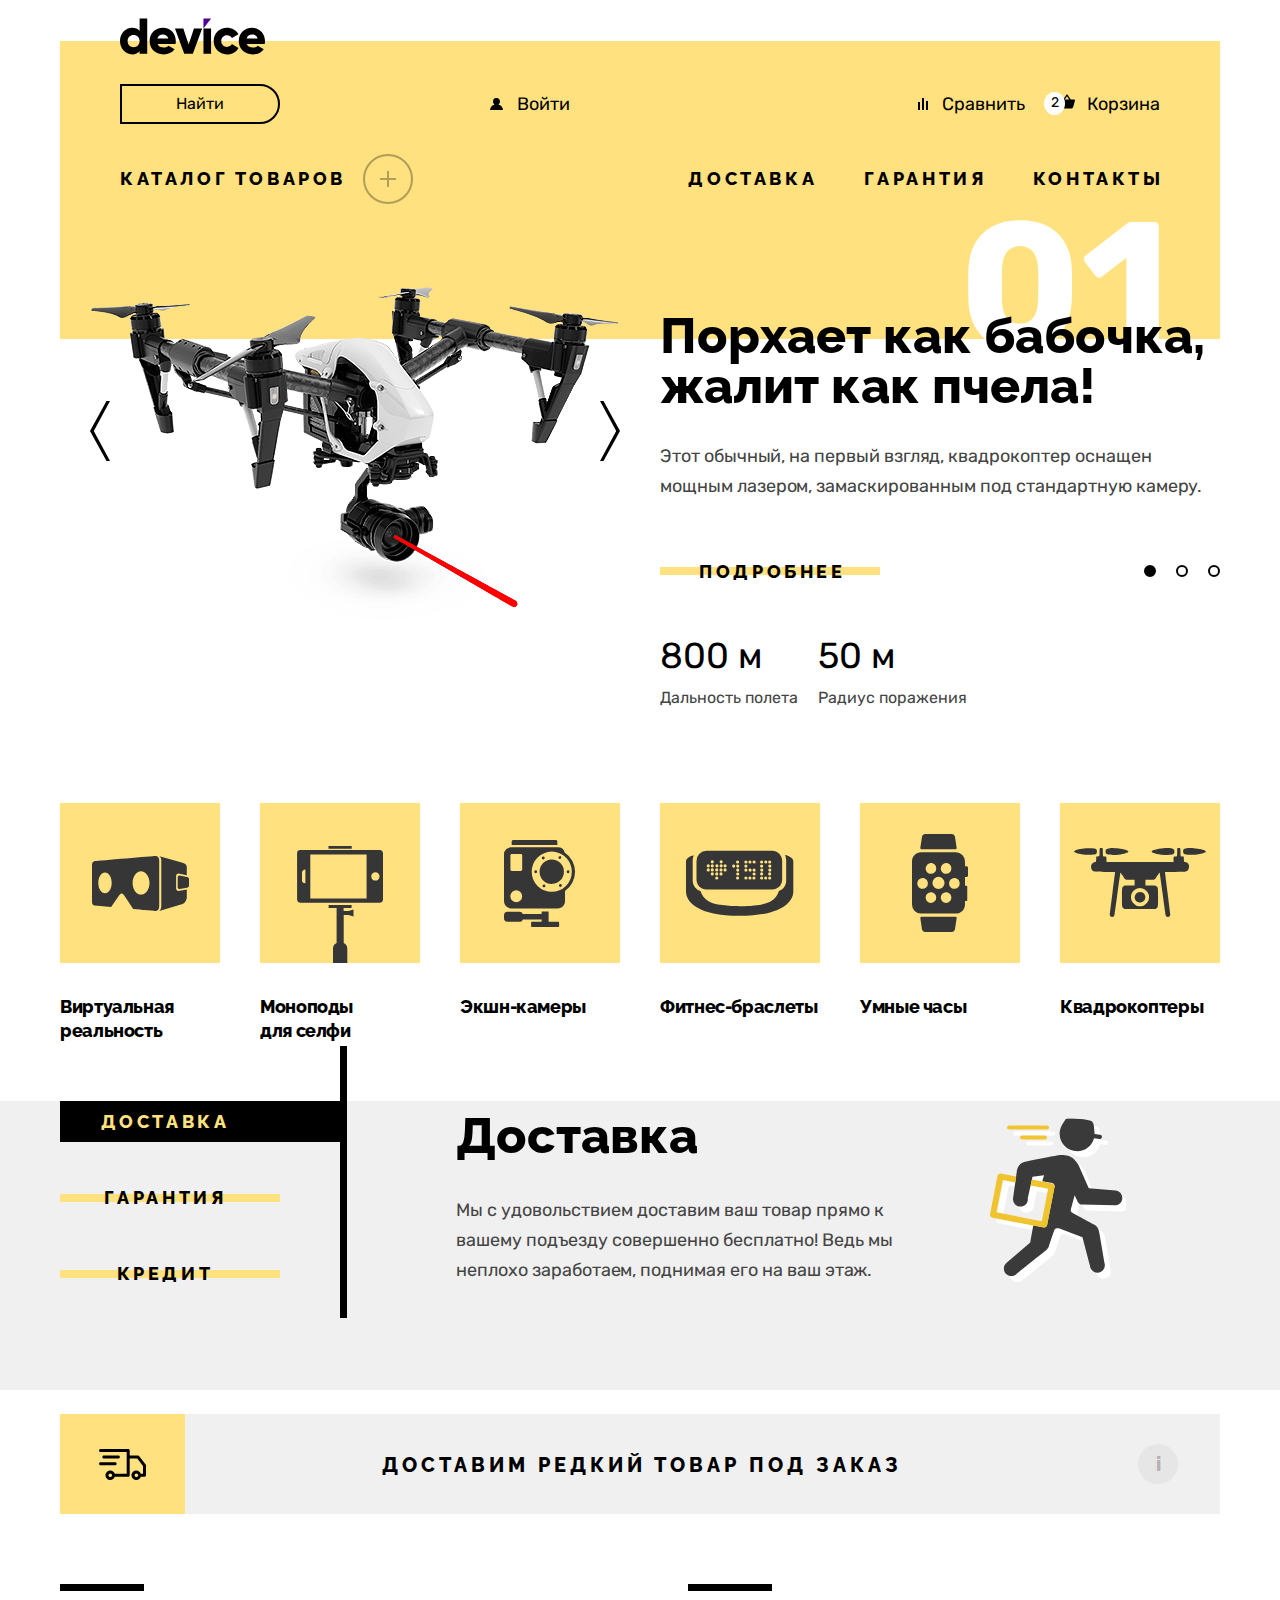
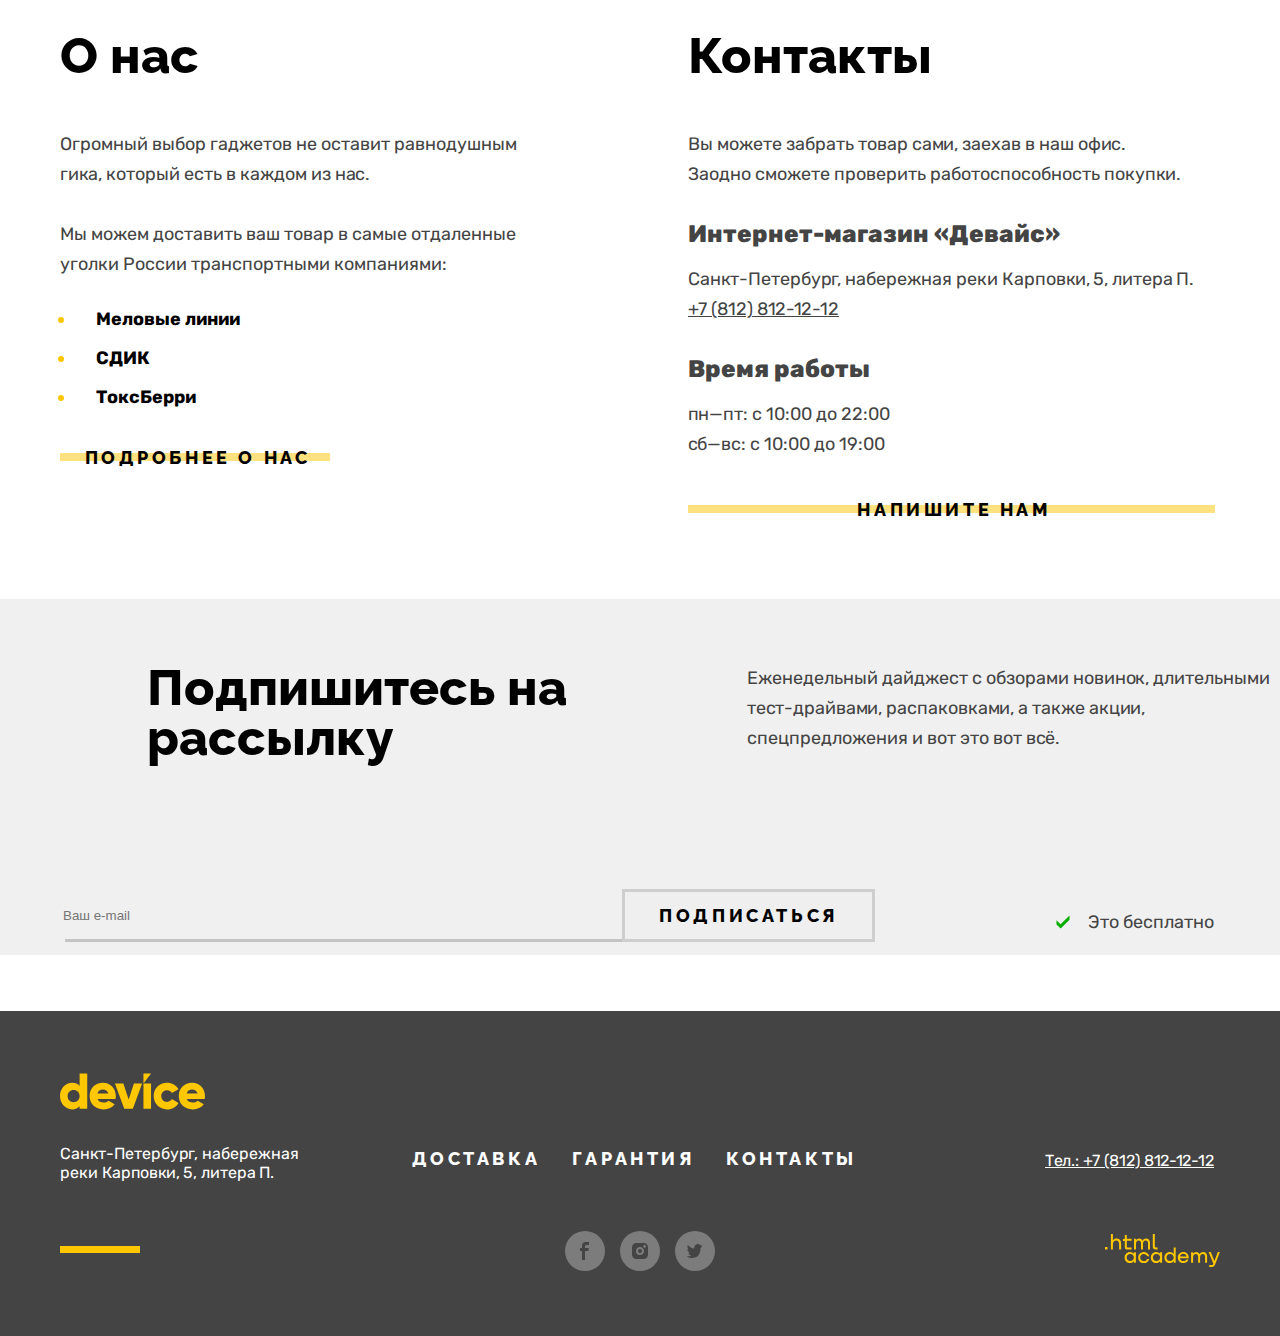
<file: 7/index.html>
<!DOCTYPE html>
<html lang="ru">
  <head>
    <meta charset="utf-8" />
    <title>HTML Academy: Девайс</title>
    <link rel="stylesheet" href="styles/styles.css" />
    <link rel="icon" type="image/x-icon" href="favicon.ico" />
    <base href="https://htmlacademy-htmlcss.github.io/1577773-device-33/7/">
</head>
  <body>
    <header class="content-wrapper page-header">
      <nav class="navigation">
        <a class="main-logo" href="#">
          <img src="images/logo.svg" width="145" height="37" alt="Логотип сайта" />
        </a>
        <div class="user-menu-wrapper">
          <form class="search" action="https://echo.htmlacademy.ru/" method="POST">
            <label class="hidden" for="search-input">Текст поиска</label>
            <input class="search-input" type="text" name="search-text" id="search-input" placeholder="Текст поиска" />
            <button class="search-submit" type="submit">Найти</button>
          </form>
          <ul class="user-menu">
            <li class="user-menu-item">
              <a class="user-menu-link" href="#"><span class="icon icon-user"></span>Войти</a>
            </li>
            <li class="user-menu-item">
              <a class="user-menu-link" href="#"><span class="icon icon-compare"></span>Сравнить</a>
            </li>
            <li class="user-menu-item user-menu-cart">
              <a class="user-menu-link" href="#"><span class="icon icon-cart" data-items-count="2"></span>Корзина</a>
              <div class="popover popover-cart">
                <div class="popover-content">
                  <h2 class="hidden">Корзина</h2>
                  <ul class="cart-items-list">
                    <li class="popover-cart-item">
                      <a class="cart-item-link" href="#">
                        <img class="cart-item-image" src="images/products/cart-1.jpg" width="39" height="43" alt="Любительская селфи-палка" />
                        <span class="cart-item-text">Любительская селфи-палка</span>
                      </a>
                      <button class="cart-item-button-close" type="button">
                        <svg width="10" height="10" viewBox="0 0 10 10" fill="none" xmlns="http://www.w3.org/2000/svg">
                          <path d="M10 0.909091L9.09091 0L5 4.09091L0.909091 0L0 0.909091L4.09091 5L0 9.09091L0.909091 10L5 5.90909L9.09091 10L10 9.09091L5.90909 5L10 0.909091Z" fill="white" />
                        </svg>
                        <span class="hidden">Удалить из корзины</span>
                      </button>
                    </li>
                    <li class="popover-cart-item">
                      <a class="cart-item-link" href="#">
                        <img class="cart-item-image" src="images/products/cart-2.jpg" width="39" height="43" alt="Профессиональная селфи-палка" />
                        <span class="cart-item-text">Профессиональная селфи-палка</span>
                      </a>
                      <button class="cart-item-button-close" type="button">
                        <svg width="10" height="10" viewBox="0 0 10 10" fill="none" xmlns="http://www.w3.org/2000/svg">
                          <path d="M10 0.909091L9.09091 0L5 4.09091L0.909091 0L0 0.909091L4.09091 5L0 9.09091L0.909091 10L5 5.90909L9.09091 10L10 9.09091L5.90909 5L10 0.909091Z" fill="white" />
                        </svg>
                        <span class="hidden">Удалить из корзины</span>
                      </button>
                    </li>
                  </ul>
                  <div class="popover-cart-total">
                    <p class="popover-total -text popover-goods">Товаров: 2</p>
                    <p class="popover-total -text popover-sum">Сумма: 2000 ₽</p>
                  </div>
                  <button class="cart-open-button" type="button">Открыть корзину</button>
                </div>
              </div>
            </li>
          </ul>
        </div>
        <ul class="navigation-list">
          <li class="navigation-item navigation-dropdown-handler">
            <a class="navigation-link navigation-catalog" href="catalog.html">Каталог товаров</a>
            <!-- drop-down меню -->
            <div class="navigation-dropdown-wrapper">
              <div class="navigation-column-wrapper">
                <ul class="navigation-dropdown-list">
                  <li class="navigation-dropdown-item">
                    <a href="#" class="navigation-dropdown-link">Виртуальная реальность</a>
                  </li>
                  <li class="navigation-dropdown-item">
                    <a href="catalog.html" class="navigation-dropdown-link">Моноподы для cелфи</a>
                  </li>
                  <li class="navigation-dropdown-item">
                    <a href="#" class="navigation-dropdown-link">Экшн-камеры</a>
                  </li>
                </ul>
              </div>
              <div class="navigation-column-wrapper">
                <ul class="navigation-dropdown-list">
                  <li class="navigation-dropdown-item">
                    <a href="#" class="navigation-dropdown-link">Фитнес-браслеты</a>
                  </li>
                  <li class="navigation-dropdown-item">
                    <a href="#" class="navigation-dropdown-link">Умные часы</a>
                  </li>
                </ul>
              </div>
              <div class="navigation-column-wrapper">
                <ul class="navigation-dropdown-list">
                  <li class="navigation-dropdown-item">
                    <a href="#" class="navigation-dropdown-link">Квадрокоптеры</a>
                  </li>
                </ul>
              </div>
            </div>
          </li>
          <li class="navigation-item">
            <a class="navigation-link" href="#">Доставка</a>
          </li>
          <li class="navigation-item">
            <a class="navigation-link" href="#">Гарантия</a>
          </li>
          <li class="navigation-item">
            <a class="navigation-link" href="#">Контакты</a>
          </li>
        </ul>
      </nav>
    </header>
    <main class="main-container">
      <h1 class="hidden">Главная страница проекта «Девайс»</h1>

      <!-- промо блок -->
      <section class="content-wrapper promo-wrapper">
        <h2 class="hidden">Лучшие продукты</h2>

        <ul class="promo-slider">
          <li class="promo-slider-item promo-slider-active">
            <h3 class="hidden">Квадрокоптер</h3>
            <img class="promo-slider-image" src="images/slider/slider-1.png" width="560" height="560" alt="Квадрокоптер" />
            <div class="slider-descr-wrapper">
              <p class="promo-slogan">Порхает как бабочка, жалит как пчела!</p>
              <p class="promo-slogan-more">Этот обычный, на первый взгляд, квадрокоптер оснащен мощным лазером, замаскированным под стандартную камеру.</p>
              <a class="button promo-more" href="#">Подробнее</a>
              <dl>
                <div class="defenition-wrapper">
                  <dt>Дальность полета</dt>
                  <dd>800 м</dd>
                </div>
                <div class="defenition-wrapper">
                  <dt>Радиус поражения</dt>
                  <dd>50 м</dd>
                </div>
              </dl>
            </div>
          </li>

          <li class="promo-slider-item">
            <h3 class="hidden">Фитнес браслет</h3>
            <img class="promo-slider-image" src="images/slider/slider-2.png" width="560" height="560" alt="Фитнес браслет" />
            <div class="slidet-descr-wrapper">
              <p class="promo-slogan">Худеем правильно!</p>
              <p class="promo-slogan-more">Мотивирующие фитнес-браслеты помогут найти в себе силы не пропускать занятия и соблюдать диету.</p>
              <a class="button promo-more" href="#">Подробнее</a>
              <dl>
                <div class="defenition-wrapper">
                  <dt>Без подзарядки</dt>
                  <dd>48 часов</dd>
                </div>
              </dl>
            </div>
          </li>

          <li class="promo-slider-item">
            <h3 class="hidden">Монопод</h3>
            <img class="promo-slider-image" src="images/slider/slider-3.png" width="560" height="560" alt="Монопод" />
            <div class="slidet-descr-wrapper">
              <p class="promo-slogan">Делай селфи, как Бен Стиллер!</p>
              <p class="promo-slogan-more">Самая длинная палка для селфи доступна в нашем магазине. Восемь (Восемь, Карл!) метров длиной и весом всего 5 кг.</p>
              <a class="button promo-more" href="#">Подробнее</a>
              <dl>
                <div class="defenition-wrapper">
                  <dt>Длина палки</dt>
                  <dd>8,5 м</dd>
                </div>
                <div class="defenition-wrapper">
                  <dt>Вес палки</dt>
                  <dd>5 кг</dd>
                </div>
                <div class="defenition-wrapper">
                  <dt>Материал</dt>
                  <dd>Карбон</dd>
                </div>
              </dl>
            </div>
          </li>
        </ul>

        <button class="promo-slider-button promo-slider-button-left" type="button">
          <span class="hidden">Предыдущий</span>
        </button>
        <button class="promo-slider-button promo-slider-button-right" type="button">
          <span class="hidden">Следующий</span>
        </button>

        <ul class="promo-chooser-list">
          <li class="promo-chooser-item">
            <a class="promo-chooser-link promo-chooser-link-active" href="#">Квадрокоптер</a>
          </li>
          <li class="promo-chooser-item">
            <a class="promo-chooser-link" href="#">Фитнес браслет</a>
          </li>
          <li class="promo-chooser-item">
            <a class="promo-chooser-link" href="#">Монопод</a>
          </li>
        </ul>
      </section>

      <!-- Категории девайсов -->
      <section class="content-wrapper device-wrapper">
        <h2 class="hidden">Ассортимент девайсов</h2>
        <ul class="device-category-list">
          <li class="device-category-item">
            <a class="device-category-link device-vr" href="#">Виртуальная реальность</a>
          </li>
          <li class="device-category-item">
            <a class="device-category-link device-monopod" href="#">Моноподы<br />для селфи</a>
          </li>
          <li class="device-category-item">
            <a class="device-category-link device-camera" href="#">Экшн-камеры</a>
          </li>
          <li class="device-category-item">
            <a class="device-category-link device-band" href="#">Фитнес-браслеты</a>
          </li>
          <li class="device-category-item">
            <a class="device-category-link device-watch" href="#">Умные часы</a>
          </li>
          <li class="device-category-item">
            <a class="device-category-link device-quadro" href="#">Квадрокоптеры</a>
          </li>
        </ul>
      </section>

      <!-- Услуги -->
      <section class="services">
        <h2 class="visually-hidden"></h2>  
          <div class="tabs"> 
            <input class="service-input" id="tab1" type="radio" name="tabs" checked=""> 
            <label class="service-tabs" for="tab1"><span class="service-tabs-name">Доставка</span></label> 
            <input id="tab2" type="radio" name="tabs"> 
            <label class="service-tabs" for="tab2"><span class="service-tabs-name">Гарантия</span></label> 
            <input id="tab3" type="radio" name="tabs"> 
            <label class="service-tabs" for="tab3"><span class="service-tabs-name">Кредит</span></label>            
             <section class="services-tab" id="content1"> 
               <h3 class="services-title">Доставка</h3>
               <div class="services-description-box">
                <p class="services-description">Мы с удовольствием доставим ваш товар прямо к вашему
                подъезду совершенно бесплатно! Ведь мы неплохо заработаем, поднимая его на ваш этаж.</p> 
               </div>
               <svg class="image-services" aria-hidden="true" focusable="false" width="136" height="165" viewBox="0 0 136 165" fill="none" xmlns="http://www.w3.org/2000/svg">
                 <g clip-path="url(#clip0_14553_210)">
                 <path d="M93.1329 39.2669C101.254 39.2669 108.078 33.7249 110.033 26.2179L115.5 27.0319C115.607 27.0479 115.715 27.0559 115.82 27.0559C116.871 27.0559 117.791 26.2859 117.951 25.2159C118.127 24.0379 117.312 22.9399 116.135 22.7649L110.594 21.9399C110.596 21.8939 110.598 21.8489 110.598 21.8019C110.598 21.6199 110.592 21.4399 110.584 21.2599C110.584 21.2599 110.133 14.7419 109.51 12.0229C108.889 9.30394 106.975 8.72694 106.975 8.72694C97.2049 6.51494 87.2029 6.28894 84.5999 6.28894C81.9969 6.28894 81.4419 7.62094 81.4419 7.62094L78.2919 12.6169L78.2819 12.6139C78.2059 12.7359 78.136 12.8589 78.063 12.9819L78.0359 13.0249C76.5339 15.6049 75.6689 18.6009 75.6689 21.8019C75.6679 31.4479 83.4879 39.2669 93.1329 39.2669Z" fill="white"></path>
                 <path d="M131.535 78.576V78.574L104.793 76.406L95.5469 55.294C95.5469 55.294 95.0859 52.52 89.5389 46.818C83.9899 41.116 72.7399 43.428 72.7399 43.428C72.7399 43.428 48.8539 47.897 40.9949 49.746C33.1349 51.596 32.8269 59.609 32.8269 59.609L32.1949 64.128L17.0169 61.187C16.8259 61.15 16.6359 61.132 16.4489 61.132C15.0419 61.132 13.7779 62.132 13.5009 63.561L6.08995 101.803C5.77595 103.423 6.84395 105.005 8.46495 105.319L59.6609 115.242C59.7759 115.264 59.8909 115.266 60.0069 115.275H60.0089C59.2809 115.379 58.7179 115.24 58.7179 115.24L49.3179 113.391L46.2359 130.496L22.6759 150.859C20.9749 152.22 19.8839 154.312 19.8839 156.66C19.8839 160.764 23.2099 164.09 27.3129 164.09C29.3479 164.09 31.1909 163.272 32.5329 161.945C32.5329 161.945 60.2579 139.895 62.1079 138.354C63.9579 136.814 64.8809 134.501 64.8809 134.501C64.8809 134.501 69.422 120.553 70.66 117.627C71.5079 115.623 75.5919 116.548 75.5919 116.548L98.4769 125.179L106.092 154.241C106.174 154.871 106.334 155.475 106.565 156.045H106.567C107.665 158.773 110.337 160.699 113.456 160.699C117.56 160.699 120.886 157.372 120.886 153.269C120.886 152.67 120.814 152.09 120.679 151.533C119.837 146.568 116.075 124.487 115.118 119.707C114.04 114.313 110.497 112.773 110.497 112.773C110.497 112.773 89.229 101.215 87.8429 100.444C86.4559 99.674 86.7649 97.67 86.7649 97.67L90.6949 83.339L93.4679 89.195C93.4679 89.195 95.087 92.469 97.5519 92.586L130.909 93.406C135.013 93.406 138.339 90.08 138.339 85.975C138.338 82.086 135.346 78.896 131.535 78.576ZM60.1039 63.307L58.3149 69.187L68.2129 71.106L47.9989 67.189L48.5469 64.693L60.1039 63.307ZM57.8549 108.78L12.5509 99.999L18.8209 67.646L31.3629 70.077L29.7449 81.644L29.1049 86.05C29.0999 86.076 29.0969 86.106 29.0929 86.132L29.0749 86.259H29.0769C29.0369 86.571 29.0139 86.888 29.0139 87.21C29.0139 91.314 32.3409 94.639 36.4439 94.639C40.5469 94.639 43.8729 91.314 43.8729 87.21C43.8729 86.892 43.8519 86.58 43.8119 86.273L46.7129 73.05L64.1259 76.424L57.8549 108.78Z" fill="white"></path>
                 <path d="M25.05 17.508H63.077C64.177 17.508 65.0771 16.612 65.0771 15.518C65.0771 14.424 64.177 13.528 63.077 13.528H25.05C23.95 13.528 23.05 14.424 23.05 15.518C23.05 16.612 23.95 17.508 25.05 17.508Z" fill="white"></path>
                 <path d="M38.0798 23.5249C36.9798 23.5249 36.0798 24.4209 36.0798 25.5149C36.0798 26.6089 36.9798 27.5049 38.0798 27.5049H61.0388C62.1388 27.5049 63.0388 26.6089 63.0388 25.5149C63.0388 24.4199 62.1388 23.5249 61.0388 23.5249H38.0798Z" fill="white"></path>
                 <path d="M87.0981 33.232C95.2191 33.232 102.043 27.69 103.998 20.183L109.465 20.997C109.572 21.013 109.68 21.021 109.785 21.021C110.836 21.021 111.756 20.251 111.916 19.181C112.092 18.003 111.277 16.905 110.1 16.73L104.559 15.905C104.561 15.859 104.563 15.814 104.563 15.767C104.563 15.585 104.557 15.405 104.549 15.225C104.549 15.225 104.098 8.70703 103.475 5.98803C102.854 3.26903 100.94 2.69203 100.94 2.69203C91.1701 0.480028 81.1681 0.254028 78.5641 0.254028C75.9601 0.254028 75.4061 1.58603 75.4061 1.58603L72.2561 6.58203L72.2461 6.57903C72.1701 6.70003 72.1001 6.82403 72.0271 6.94703L72.0001 6.99003C70.4981 9.57003 69.6331 12.566 69.6331 15.767C69.6331 25.413 77.4531 33.232 87.0981 33.232Z" fill="#3A3A3A"></path>
                 <path d="M125.5 72.5411V72.5391L98.758 70.3711L89.512 49.2591C89.512 49.2591 89.051 46.4851 83.504 40.7831C77.955 35.0811 66.705 37.3931 66.705 37.3931C66.705 37.3931 42.819 41.8621 34.96 43.7101C27.1 45.5601 26.792 53.5731 26.792 53.5731L23.71 75.6091L23.07 80.0151C23.065 80.0411 23.062 80.0711 23.058 80.0971L23.04 80.2241H23.042C23.002 80.5361 22.979 80.8531 22.979 81.1751C22.979 85.2791 26.306 88.6041 30.409 88.6041C34.512 88.6041 37.838 85.2791 37.838 81.1751C37.838 80.8571 37.817 80.5451 37.777 80.2381L42.511 58.6571L54.068 57.2711L52.279 63.1511L62.177 65.0701C63.797 65.3831 64.865 66.9661 64.552 68.5871L57.14 106.83C56.863 108.26 55.599 109.26 54.192 109.26C54.12 109.26 54.046 109.244 53.972 109.239C53.244 109.343 52.681 109.204 52.681 109.204L43.281 107.355L40.199 124.46L16.639 144.823C14.938 146.184 13.847 148.276 13.847 150.624C13.847 154.728 17.173 158.054 21.276 158.054C23.311 158.054 25.154 157.236 26.496 155.909C26.496 155.909 54.221 133.859 56.071 132.318C57.921 130.778 58.844 128.465 58.844 128.465C58.844 128.465 63.385 114.517 64.623 111.591C65.471 109.587 69.555 110.512 69.555 110.512L92.44 119.143L100.055 148.205C100.137 148.835 100.297 149.439 100.528 150.009H100.53C101.628 152.737 104.3 154.663 107.419 154.663C111.523 154.663 114.849 151.336 114.849 147.233C114.849 146.634 114.777 146.054 114.642 145.497C113.8 140.532 110.038 118.451 109.081 113.671C108.003 108.277 104.46 106.737 104.46 106.737C104.46 106.737 83.193 95.1821 81.807 94.4101C80.42 93.6401 80.729 91.6361 80.729 91.6361L84.659 77.3051L87.432 83.1611C87.432 83.1611 89.051 86.4351 91.516 86.5521L124.873 87.3721C128.977 87.3721 132.303 84.0461 132.303 79.9411C132.303 76.0511 129.311 72.8601 125.5 72.5411Z" fill="#3A3A3A"></path>
                 <path d="M53.9708 109.644H53.9728C54.0458 109.65 54.1198 109.665 54.1928 109.665C55.5998 109.665 56.8638 108.665 57.1408 107.235L64.5528 68.992C64.8658 67.371 63.7978 65.789 62.1778 65.475L41.9638 61.558L40.6778 67.42L58.0908 70.794L51.8198 103.148L6.51579 94.369L12.7858 62.016L25.3278 64.447L26.1598 58.497L10.9818 55.555C10.7908 55.518 10.6008 55.5 10.4138 55.5C9.00679 55.5 7.74279 56.5 7.46579 57.929L0.0547894 96.173C-0.259211 97.793 0.808789 99.375 2.42979 99.689L53.6258 109.612C53.7398 109.634 53.8548 109.635 53.9708 109.644Z" fill="#F0C42E"></path>
                 <path d="M59.0419 9.48194C59.0419 10.5769 58.1419 11.4719 57.0419 11.4719H19.0149C17.9149 11.4719 17.0149 10.5759 17.0149 9.48194C17.0149 8.38794 17.9149 7.49194 19.0149 7.49194H57.0419C58.1419 7.49294 59.0419 8.38794 59.0419 9.48194Z" fill="#F0C52E"></path>
                 <path d="M57.0039 19.48C57.0039 20.574 56.1039 21.47 55.0039 21.47H32.0439C30.9439 21.47 30.0439 20.574 30.0439 19.48C30.0439 18.385 30.9439 17.49 32.0439 17.49H55.0029C56.1039 17.49 57.0039 18.386 57.0039 19.48Z" fill="#F0C52E"></path>
                 </g>
                 <defs>
                 <clipPath id="clip0_14553_210">
                 <rect width="136" height="164" fill="white" transform="translate(0 0.5)"></rect>
                 </clipPath>
                 </defs>
                 </svg> 
             </section>  
             <section class="services-tab" id="content2">
               <h3 class="services-title">Гарантия</h3>
               <div class="services-description-box">
                <p class="services-description">Если из-за возгорания купленного у нас товара у вас 
                  сгорит дом — не переживайте, мы выдадим вам новый. Товар, не дом, конечно же.</p>
                  <svg class="image-services" aria-hidden="true" focusable="false" width="171" height="195" viewBox="0 0 171 195" fill="none" xmlns="http://www.w3.org/2000/svg">
                   <g clip-path="url(#clip0_11337_1220)">
                   <path d="M77.6941 174.636C77.5901 174.506 67.1991 161.64 65.0851 158.876C63.7641 157.149 61.7781 156.198 59.4921 156.198C56.9321 156.198 54.6561 157.368 53.9801 157.751L48.4941 160.494C46.7211 160.015 42.9071 158.544 39.2141 154.226C35.9301 150.387 35.9531 145.24 36.1281 143.127L42.0211 137.234C45.1141 134.517 44.4731 130.718 43.2671 128.803L43.0481 128.492C43.0481 128.492 30.1861 112.271 28.3821 109.994C27.3931 108.745 25.9071 108.056 24.1981 108.056C21.3491 108.056 18.3191 110.031 17.4421 110.648C6.55711 118.397 5.85611 125.21 5.81111 125.961L5.78711 126.375L5.86111 126.784C12.2731 162.51 31.8871 177.921 41.3141 185.327C42.4621 186.228 43.4541 187.008 44.1681 187.633C50.7311 193.38 57.9301 194 60.7211 194C63.0961 193.999 65.2011 193.595 66.8101 192.829C71.1761 190.751 76.2351 184.819 77.6821 183.051C80.1831 179.992 78.9651 176.452 77.8501 174.843L77.6941 174.636ZM63.8011 186.509C63.3021 186.746 62.2311 187 60.7201 187C59.1601 187 53.6881 186.666 48.7761 182.368C47.9221 181.621 46.8631 180.789 45.6371 179.825C36.9431 172.995 18.9081 158.824 12.8571 126.141C13.1461 125.162 14.6861 121.203 21.4771 116.37C22.1291 115.917 22.9851 115.466 23.5961 115.228C26.4271 118.8 35.0061 129.62 37.0981 132.258L29.5701 139.785L29.3671 140.84C29.2861 141.262 27.4561 151.249 33.8941 158.777C40.1801 166.126 47.1441 167.444 48.4771 167.633L49.5591 167.787L57.2031 163.964L57.4211 163.846C57.7021 163.679 58.7561 163.198 59.4921 163.198C59.5281 163.198 59.5571 163.199 59.5801 163.201C61.7291 166.001 70.6851 177.098 72.0801 178.825C72.0811 178.829 72.0821 178.832 72.0841 178.835C69.5221 181.93 65.9111 185.504 63.8011 186.509Z" fill="white"></path>
                   <path d="M137.85 65.824C143.362 60.647 145.006 53.849 142.883 45.041C142.676 44.185 142.035 43.5 141.194 43.239C140.352 42.977 139.434 43.179 138.78 43.769L130.559 51.172C129.121 50.377 126.883 48.721 126.094 45.842L132.897 39.113C133.844 38.175 133.889 36.66 133.001 35.667L132.815 35.46C132.622 35.244 132.393 35.064 132.137 34.927C131.977 34.841 128.149 32.811 123.313 32.811C118.604 32.811 114.454 34.732 111.311 38.367C105.311 45.305 106.754 53.409 107.768 56.838L104.28 60.326L93.9962 51.09L98.7132 47.824L78.6712 34.1L68.0702 44.703L81.7942 64.744L85.0602 60.027L94.2972 70.309L91.0022 73.603C89.5022 73.125 87.1192 72.551 84.3392 72.551C78.9102 72.551 74.1032 74.725 70.3772 78.91C70.1062 79.239 63.7782 87.075 67.6262 97.531C67.9102 98.304 68.5572 98.887 69.3552 99.091C70.1512 99.294 71.0002 99.092 71.6192 98.55L79.9142 91.291C81.2372 91.858 83.5362 93.371 84.5732 97.216L77.1892 104.732C76.5552 105.377 76.3192 106.314 76.5722 107.182C76.8252 108.05 77.5262 108.714 78.4072 108.919C78.5172 108.944 81.1312 109.542 84.5822 109.542C91.4222 109.542 96.6942 107.271 99.8272 102.975C103.19 98.362 103.921 93.542 103.821 89.887L120.038 106.104L120.21 106.262C121.731 107.522 124.528 108.987 127.661 108.987C129.888 108.987 132.286 108.246 134.513 106.163L140.031 100.647L140.133 100.543C145.145 95.185 142.391 88.845 140.233 86.241L123.288 69.282C124.315 69.388 125.436 69.463 126.61 69.463C131.498 69.462 135.279 68.238 137.85 65.824ZM84.5512 51.978L81.8172 55.927L74.5412 45.302L79.2722 40.57L89.8972 47.846L85.9472 50.58L100.739 63.866L96.6452 67.959L97.8362 66.767L84.5512 51.978ZM98.1132 85.502C98.2222 85.815 100.728 93.248 95.7852 100.029C93.0152 103.827 88.0372 104.555 84.3852 104.541L89.0882 99.754C89.6542 99.178 89.9082 98.363 89.7682 97.567C87.9772 87.42 80.0232 86.083 79.6852 86.031C78.9562 85.921 78.2142 86.135 77.6582 86.62L71.4542 92.048C70.9322 86.488 73.8672 82.559 74.2132 82.116C76.9342 79.086 80.3402 77.55 84.3382 77.55C87.8532 77.55 90.5692 78.761 90.5872 78.77C91.5402 79.209 92.6632 79.011 93.4052 78.269L112.405 59.269C113.13 58.545 113.339 57.453 112.932 56.513C112.897 56.43 109.438 48.173 115.09 41.637C117.285 39.098 120.051 37.811 123.311 37.811C124.541 37.811 125.694 37.994 126.676 38.232L121.629 43.225C121.078 43.769 120.811 44.537 120.904 45.305C121.916 53.605 129.873 56.382 130.211 56.496C131.066 56.784 132.012 56.59 132.684 55.985L138.733 50.538C139.106 55.402 137.713 59.092 134.424 62.18C132.416 64.067 129.065 64.463 126.606 64.463C122.917 64.463 119.655 63.598 119.624 63.59C118.759 63.354 117.829 63.604 117.194 64.243L98.6942 82.91C98.0232 83.587 97.8012 84.6 98.1132 85.502ZM103.615 87.344C103.615 87.347 103.615 87.349 103.615 87.352C103.615 87.349 103.615 87.347 103.615 87.344ZM103.434 86.223C103.444 86.275 103.454 86.327 103.463 86.381C103.453 86.329 103.443 86.274 103.434 86.223ZM136.525 97.079L131.046 102.555C127.798 105.535 124.146 102.987 123.47 102.468L104.827 83.823L119.768 68.748L117.733 70.801L136.44 89.507C136.9 90.099 139.537 93.794 136.525 97.079ZM121.316 69.025C121.324 69.026 121.332 69.027 121.339 69.029C121.332 69.027 121.324 69.026 121.316 69.025ZM120.473 68.882C120.493 68.886 120.518 68.89 120.539 68.894C120.516 68.89 120.494 68.886 120.473 68.882Z" fill="white"></path>
                   <path d="M104.162 6.00195C67.7542 6.00195 38.2402 35.516 38.2402 71.924C38.2402 105.441 63.2602 133.096 95.6382 137.278V163.502C95.6382 163.502 153.077 142.259 167.607 89.88C167.685 89.597 167.746 89.342 167.818 89.068C167.931 88.644 168.043 88.218 168.148 87.791C168.212 87.528 168.267 87.277 168.326 87.022C169.463 82.171 170.084 77.121 170.084 71.924C170.084 35.516 140.57 6.00195 104.162 6.00195ZM161.51 85.424L161.504 85.451L161.498 85.478L161.469 85.608C161.43 85.778 161.393 85.947 161.35 86.123C161.256 86.499 161.159 86.874 161.049 87.284L160.945 87.684C160.92 87.792 160.892 87.9 160.863 88.008C155.299 108.064 142.343 125.708 122.357 140.45C114.984 145.888 107.949 149.914 102.638 152.625V137.277V131.123L96.5342 130.335C67.2912 126.558 45.2392 101.446 45.2392 71.923C45.2392 39.4329 71.6712 13.001 104.161 13.001C136.649 13.001 163.083 39.4329 163.083 71.923C163.084 76.432 162.555 80.974 161.51 85.424Z" fill="white"></path>
                   <path d="M54.583 187.998C51.792 187.998 44.5939 187.378 38.0289 181.634C37.3149 181.009 36.3229 180.23 35.1749 179.328C25.749 171.922 6.13395 156.511 -0.278051 120.785L-0.352051 120.376L-0.328051 119.962C-0.284051 119.21 0.41795 112.398 11.3029 104.649C12.1799 104.032 15.2099 102.057 18.0589 102.057C19.7669 102.057 21.2529 102.745 22.2429 103.995C24.0469 106.272 36.909 122.493 36.909 122.493L37.1279 122.804C38.3339 124.719 38.975 128.518 35.882 131.235L29.9889 137.128C29.8139 139.24 29.791 144.388 33.075 148.227C36.767 152.544 40.5819 154.016 42.3549 154.495L47.841 151.752C48.517 151.369 50.793 150.199 53.353 150.199C55.639 150.199 57.6249 151.15 58.9459 152.877C61.0599 155.641 71.4499 168.507 71.5549 168.637L71.7099 168.844C72.8249 170.453 74.0429 173.993 71.5419 177.052C70.0949 178.821 65.0369 184.752 60.6699 186.83C59.0629 187.593 56.958 187.997 54.583 187.998ZM6.71995 120.14C12.7709 152.823 30.806 166.994 39.5 173.824C40.726 174.788 41.785 175.62 42.639 176.367C47.551 180.665 53.023 180.999 54.583 180.999C56.094 180.999 57.165 180.745 57.664 180.508C59.774 179.503 63.3859 175.929 65.9479 172.834C65.9469 172.831 65.9449 172.828 65.9439 172.824C64.5499 171.097 55.593 160 53.444 157.2C53.421 157.198 53.3909 157.197 53.3559 157.197C52.6199 157.197 51.566 157.678 51.285 157.845L51.067 157.963L43.423 161.786L42.341 161.632C41.008 161.443 34.0439 160.124 27.7579 152.776C21.3199 145.249 23.1499 135.261 23.2309 134.839L23.4339 133.784L30.9619 126.257C28.8699 123.618 20.2909 112.799 17.4599 109.227C16.8489 109.464 15.9929 109.915 15.3409 110.369C8.54795 115.202 7.00795 119.161 6.71995 120.14Z" fill="#3A3A3A"></path>
                   <path d="M78.443 103.54C74.991 103.54 72.378 102.942 72.268 102.917C71.387 102.712 70.685 102.048 70.433 101.18C70.181 100.312 70.416 99.3741 71.05 98.7301L78.434 91.2141C77.397 87.3691 75.098 85.8571 73.775 85.2891L65.48 92.5481C64.86 93.0901 64.012 93.2921 63.216 93.0891C62.418 92.8861 61.772 92.3021 61.487 91.5301C57.639 81.0731 63.967 73.2371 64.238 72.9081C67.964 68.7231 72.771 66.5491 78.2 66.5491C80.98 66.5491 83.362 67.1231 84.863 67.6011L101.629 50.8361C100.616 47.4061 99.172 39.3021 105.172 32.3651C108.315 28.7311 112.465 26.8091 117.174 26.8091C122.011 26.8091 125.838 28.8381 125.999 28.9251C126.254 29.0621 126.483 29.2421 126.676 29.4581L126.862 29.6651C127.752 30.6581 127.707 32.1731 126.758 33.1111L119.955 39.8401C120.744 42.7191 122.983 44.3751 124.42 45.1701L132.642 37.7671C133.296 37.1771 134.214 36.9751 135.055 37.2371C135.897 37.4981 136.538 38.1821 136.745 39.0391C138.868 47.8481 137.223 54.6451 131.712 59.8221C129.142 62.2361 125.359 63.4601 120.47 63.4601C117.681 63.4601 115.146 63.0531 113.631 62.7461L97.127 79.3991C97.856 82.5801 98.758 90.0191 93.688 96.9731C90.555 101.269 85.283 103.54 78.443 103.54ZM78.247 98.5391C81.898 98.5541 86.878 97.8251 89.647 94.0271C94.591 87.2461 92.085 79.8131 91.976 79.5001C91.663 78.5981 91.885 77.5851 92.558 76.9071L111.058 58.2401C111.692 57.6011 112.622 57.3511 113.488 57.5871C113.518 57.5951 116.781 58.4601 120.47 58.4601C122.928 58.4601 126.281 58.0641 128.288 56.1771C131.576 53.0891 132.969 49.3991 132.597 44.5351L126.548 49.9821C125.876 50.5861 124.931 50.7811 124.075 50.4931C123.737 50.3791 115.78 47.6021 114.768 39.3021C114.674 38.5341 114.941 37.7661 115.492 37.2221L120.539 32.2291C119.558 31.9911 118.404 31.8081 117.174 31.8081C113.915 31.8081 111.15 33.0961 108.953 35.6341C103.302 42.1701 106.761 50.4271 106.796 50.5101C107.201 51.4501 106.992 52.5431 106.268 53.2661L87.268 72.2661C86.527 73.0081 85.403 73.2061 84.451 72.7671C84.433 72.7591 81.716 71.5471 78.201 71.5471C74.203 71.5471 70.797 73.0831 68.076 76.1131C67.729 76.5551 64.794 80.4851 65.317 86.0451L71.521 80.6171C72.077 80.1311 72.819 79.9171 73.548 80.0281C73.885 80.0801 81.839 81.4171 83.63 91.5641C83.771 92.3601 83.518 93.1741 82.951 93.7511L78.247 98.5391Z" fill="#F0C42E"></path>
                   <path d="M78.9209 54.0251L88.1579 64.3071L91.6979 60.7661L78.4129 45.9761L75.6779 49.9251L68.4019 39.3011L73.1339 34.5691L83.7589 41.8451L79.8089 44.5791L94.5999 57.8651L98.1409 54.3241L87.8579 45.0881L92.5749 41.8221L72.5329 28.0981L61.9319 38.7011L75.6559 58.7421L78.9209 54.0251Z" fill="#3A3A3A"></path>
                   <path d="M117.147 63.2801C115.734 63.1341 114.507 62.9241 113.63 62.7461L111.596 64.7991L130.302 83.5051C130.762 84.0971 133.399 87.7921 130.386 91.0771L124.908 96.5531C121.66 99.5331 118.007 96.9851 117.332 96.4661L98.69 77.8211L97.127 79.3991C97.372 80.4691 97.632 82.0291 97.682 83.8841L113.899 100.102L114.072 100.26C115.593 101.52 118.39 102.985 121.522 102.985C123.75 102.985 126.147 102.244 128.375 100.161L133.893 94.6451L133.995 94.5421C139.007 89.1841 136.252 82.8431 134.094 80.2391L117.147 63.2801Z" fill="#3A3A3A"></path>
                   <path d="M98.0231 7C130.512 7 156.945 33.432 156.945 65.922C156.945 70.43 156.416 74.972 155.372 79.422L155.366 79.449L155.359 79.476L155.33 79.606C155.292 79.776 155.254 79.945 155.212 80.121C155.118 80.497 155.021 80.872 154.91 81.282L154.807 81.682C154.781 81.79 154.753 81.898 154.724 82.006C149.16 102.062 136.204 119.706 116.218 134.448C108.845 139.886 101.81 143.912 96.4991 146.623V131.275V125.121L90.395 124.333C61.152 120.556 39.1011 95.444 39.1011 65.921C39.1021 33.432 65.5341 7 98.0231 7ZM98.0231 0C61.6161 0 32.1021 29.514 32.1021 65.922C32.1021 99.439 57.1221 127.094 89.5 131.276V157.5C89.5 157.5 146.939 136.257 161.47 83.878C161.548 83.595 161.608 83.34 161.68 83.066C161.794 82.642 161.905 82.216 162.011 81.789C162.074 81.526 162.13 81.275 162.188 81.02C163.326 76.169 163.946 71.119 163.946 65.922C163.945 29.514 134.432 0 98.0231 0Z" fill="#3A3A3A"></path>
                   </g>
                   <defs>
                   <clipPath id="clip0_11337_1220">
                   <rect width="171" height="195" fill="white"></rect>
                   </clipPath>
                   </defs>
                   </svg>
               </div> 
             </section>  
             <section class="services-tab" id="content3">
               <h3 class="services-title">Кредит</h3>
               <div class="services-description-box">
                 <p class="services-description">Залезть в долговую яму стало проще! Кредитные консультанты
                    подберут для вас наиболее выгодные условия кредита. Выгодные для банка, разумеется.</p>
                    <svg class="image-services" aria-hidden="true" width="156" height="189" viewBox="0 0 156 189" fill="none" xmlns="http://www.w3.org/2000/svg">
                     <g clip-path="url(#clip0_11337_1269)">
                     <path d="M141.25 84.127C149.396 84.127 156 77.5232 156 69.377C156 61.2308 149.396 54.627 141.25 54.627C133.104 54.627 126.5 61.2308 126.5 69.377C126.5 77.5232 133.104 84.127 141.25 84.127Z" fill="white"></path>
                     <path d="M89.1131 140.044L82.0391 157.919L59.2151 172.836C57.0471 174.068 55.5811 176.395 55.5811 179.066C55.5811 183.024 58.7891 186.233 62.7481 186.233C64.2831 186.233 65.7031 185.746 66.8691 184.923C70.6301 182.552 89.2201 170.839 92.3641 169.043C95.8641 167.043 96.4891 163.918 96.4891 163.918L101.364 147.918C101.364 147.918 101.364 147.918 95.6141 145.293C89.8641 142.668 89.1131 140.044 89.1131 140.044Z" fill="white"></path>
                     <path d="M139.321 141.962C139.321 141.962 138.163 138.128 134.742 136.795C131.321 135.462 116.655 129.045 116.655 129.045L132.071 103.461C132.071 103.461 135.905 94.461 131.738 90.044C127.571 85.627 117.988 80.294 117.988 80.294H110.467L126.266 53.493C129.62 47.807 127.709 40.412 122.024 37.061L72.6331 7.947C66.9471 4.595 59.5541 6.505 56.2021 12.191L9.14406 92.019C5.79306 97.704 7.70206 105.099 13.3881 108.451L62.7781 137.564C68.4641 140.916 75.8591 139.005 79.2101 133.322L102.144 94.419H110.24L95.4901 120.628C95.4901 120.628 90.3561 129.842 95.1561 134.878C99.3651 139.294 107.823 141.794 107.823 141.794L125.073 148.295L130.174 179.586L130.183 179.585C130.732 182.998 133.682 185.608 137.25 185.608C141.208 185.608 144.416 182.399 144.416 178.441C144.416 178.252 144.402 178.066 144.388 177.881L144.416 177.877L139.321 141.962ZM17.9581 100.698C16.5571 99.872 16.0711 97.99 16.8971 96.59L63.9561 16.761C64.7821 15.36 66.6631 14.873 68.0631 15.699L79.5841 22.491L29.4801 107.489L17.9581 100.698ZM71.4561 128.752C70.6301 130.152 68.7491 130.639 67.3491 129.813L37.2331 112.059L87.3401 27.063L117.453 44.816C118.855 45.642 119.34 47.523 118.515 48.923L100.022 80.295H91.2391L71.3231 94.722C70.8811 94.974 70.4701 95.275 70.0931 95.613L70.0621 95.635L70.0641 95.638C68.6191 96.95 67.7061 98.836 67.7061 100.942C67.7061 104.9 70.9141 108.109 74.8731 108.109C76.4211 108.109 77.8511 107.613 79.0221 106.778L79.0241 106.781L79.0951 106.723C79.2771 106.59 79.4511 106.45 79.6191 106.3L89.2791 98.516L71.4561 128.752Z" fill="white"></path>
                     <path d="M49.2189 6.44296L2.16091 86.272C-1.19009 91.957 0.718907 99.352 6.40491 102.704L55.7949 131.817C61.4809 135.169 68.8759 133.258 72.2269 127.575L119.284 47.746C122.638 42.06 120.727 34.665 115.042 31.314L65.6499 2.19996C59.9649 -1.15204 52.5709 0.757962 49.2189 6.44296ZM9.91391 90.843L56.9729 11.014C57.7989 9.61296 59.6799 9.12596 61.0799 9.95196L72.6009 16.744L22.4959 101.742L10.9739 94.951C9.57391 94.125 9.08791 92.243 9.91391 90.843ZM111.531 43.176L64.4719 123.005C63.6459 124.405 61.7649 124.892 60.3649 124.066L30.2489 106.312L80.3549 21.316L110.468 39.069C111.871 39.894 112.355 41.775 111.531 43.176Z" fill="#F0C42E"></path>
                     <path d="M135.25 78.333C143.396 78.333 150 71.7292 150 63.583C150 55.4368 143.396 48.833 135.25 48.833C127.104 48.833 120.5 55.4368 120.5 63.583C120.5 71.7292 127.104 78.333 135.25 78.333Z" fill="#3A3A3A"></path>
                     <path d="M81.875 134.25L74.801 152.125L51.976 167.042C49.808 168.274 48.342 170.601 48.342 173.272C48.342 177.23 51.55 180.439 55.509 180.439C57.044 180.439 58.464 179.952 59.63 179.129C63.391 176.758 81.981 165.045 85.125 163.249C88.625 161.249 89.25 158.124 89.25 158.124L94.125 142.124C94.125 142.124 94.125 142.124 88.375 139.499C82.625 136.874 81.875 134.25 81.875 134.25Z" fill="#3A3A3A"></path>
                     <path d="M132.083 136.168C132.083 136.168 130.925 132.334 127.504 131.001C124.083 129.668 109.417 123.251 109.417 123.251L124.833 97.667C124.833 97.667 128.667 88.667 124.5 84.25C120.333 79.833 110.75 74.5 110.75 74.5H84L64.085 88.927C63.643 89.18 63.232 89.48 62.855 89.818L62.824 89.84L62.826 89.843C61.381 91.154 60.468 93.041 60.468 95.146C60.468 99.104 63.676 102.313 67.635 102.313C69.183 102.313 70.613 101.817 71.784 100.982L71.786 100.985L71.857 100.927C72.039 100.794 72.214 100.654 72.382 100.504L87.125 88.623H103L88.25 114.832C88.25 114.832 83.116 124.046 87.916 129.082C92.125 133.498 100.583 135.998 100.583 135.998L117.833 142.499L122.934 173.79L122.943 173.789C123.492 177.202 126.442 179.812 130.01 179.812C133.968 179.812 137.176 176.603 137.176 172.645C137.176 172.456 137.162 172.27 137.148 172.085L137.176 172.081L132.083 136.168Z" fill="#3A3A3A"></path>
                     </g>
                     <defs>
                     <clipPath id="clip0_11337_1269">
                     <rect width="156" height="188" fill="white" transform="translate(0 0.5)"></rect>
                     </clipPath>
                     </defs>
                     </svg> 
               </div>
             </section>
           </div>           
       </section>             
      <!-- Промо доставки -->
      <h1> 
      </h1>
      <h1> 
      </h1>
      <div class="content-wrapper delivery-promo-wrapper">
        <a class="delivery-promo-button" href="#">Доставим редкий товар под заказ</a>
      </div>

      <!-- Подписка -->
      <div class="content-wrapper info-wrapper">
        <section class="about">
          <h2 class="about-title">О нас</h2>
          <p>Огромный выбор гаджетов не оставит равнодушным гика, который есть в каждом из нас.</p>
          <p>Мы можем доставить ваш товар в самые отдаленные уголки России транспортными компаниями:</p>
          <ul class="about-list">
            <li class="about-list-item">Меловые линии</li>
            <li class="about-list-item">СДИК</li>
            <li class="about-list-item">ТоксБерри</li>
          </ul>
          <a class="button button-about" href="#">Подробнее о нас</a>
        </section>

        <!-- Блок контакты -->
        <section class="contacts">
          <h2 class="contacts-title">Контакты</h2>
          <p>Вы можете забрать товар сами, заехав в наш офис. <br />Заодно сможете проверить работоспособность покупки.</p>
          <h3 class="contacts-subtitle">Интернет-магазин «Девайс»</h3>
          <address class="contacts-address">
            <p>Санкт-Петербург, набережная реки Карповки, 5, литера П.</p>
            <p><a class="contacts-phone" href="tel:88128121212">+7 (812) 812-12-12</a></p>
          </address>
          <h3 class="contacts-subtitle">Время работы</h3>
          <ul class="contacts-sched">
            <li class="contacts-sched-item">пн—пт: с 10:00 до 22:00</li>
            <li class="contacts-sched-item">сб—вс: с 10:00 до 19:00</li>
          </ul>
          <a class="button button-subscribe" href="#">Напишите нам</a>
        </section>
      </div>

      <!-- Блок подписка -->
      <section class="subscribe"> 
        <div class="subscribe-block">     
          <h2 class="subscribe-title">Подпишитесь на рассылку</h2>
          <p class="subscribe-description">Еженедельный дайджест с обзорами новинок, длительными тест-драйвами, распаковками,
          а также акции, спецпредложения и вот это вот всё.</p>
        </div>
        <div class="newsletter-form-container"> 
           <div class="form-conteiner">           
             <form class="newsletter-form" action="https://echo.htmlacademy.ru/" method="post">
               <label class="newsletter-email" for="newsletter-email"></label>
               <div class="form-flex">
                 <input class="field" placeholder="Ваш e-mail" type="email" name="newsletter-email" id="newsletter-email" required>
                 <input class="newsletter-button" type="button" value="Подписаться">   
               </div>            
             </form>
           </div>
           <div class="free">
             <svg class="free-icon" aria-hidden="true" focusable="false" width="15" height="14" viewBox="0 0 15 14" fill="none" xmlns="http://www.w3.org/2000/svg">
               <path d="M14.498 0L4.89805 9.3L0.498047 5V9.7L4.99805 14L14.498 4.7V0Z" fill="#08AF00"/>
             </svg>
             <p class="subscribe-text">Это бесплатно</p>
           </div>
         </div>            
      </section>
    </main>
    <!-- Подвал -->
    <footer class="page-footer">
      <div class="content-wrapper footer-wrapper">
        <div class="footer-left-block">
          <a class="main-logo" href="index.html">
            <img src="images/logo_yellow.svg" width="145" height="37" alt="Логотип сайта" />
          </a>

          <h2 class="hidden">Наш адрес</h2>
          <address class="footer-adress">
            <p class="about-text">Санкт-Петербург, набережная реки Карповки, 5, литера П.</p>
          </address>
        </div>

        <div class="footer-center-block">
          <nav class="footer-navigation">
            <h2 class="hidden">Дополнительная навигация</h2>
            <ul class="footer-navigation-list">
              <li class="footer-navigation-item">
                <a class="footer-navigation-link" href="#">Доставка</a>
              </li>
              <li class="footer-navigation-item">
                <a class="footer-navigation-link" href="#">Гарантия</a>
              </li>
              <li class="footer-navigation-item">
                <a class="footer-navigation-link" href="#">Контакты</a>
              </li>
            </ul>
          </nav>
          <h2 class="hidden">Мы в соцсетях</h2>
          <ul class="footer-social-list">
            <li class="footer-social-item">
              <a class="footer-social-link fb-link" href="https://www.facebook.com/htmlacademy">
                <span class="hidden">Фэйсбук</span>
              </a>
            </li>
            <li class="footer-social-item">
              <a class="footer-social-link instagram-link" href="https://www.instagram.com/htmlacademy/">
                <span class="hidden">Инстаграм</span>
              </a>
            </li>
            <li class="footer-social-item">
              <a class="footer-social-link twitter-link" href="https://twitter.com/htmlacademy_ru">
                <span class="hidden">Твиттер</span>
              </a>
            </li>
          </ul>
        </div>

        <div class="footer-right-block">
          <h2 class="hidden">Телефон для связи</h2>
          <a class="footer-contacts-phone" href="tel:+78128121212">Тел.: +7 (812) 812-12-12</a>

          <a class="htmlacademy-link" href="https://htmlacademy.ru/">
            <svg aria-hidden="true" focusable="false" width="115" height="33" viewBox="0 0 115 33" fill="none" xmlns="http://www.w3.org/2000/svg">
              <path
                d="M0 12.9v2.6h2.5v-2.6H0ZM11.6 4.5c-1.6 0-2.8.7-3.6 1.7h-.1V0h-2v15.5h2v-5.3c0-2.1 1.3-3.6 3.3-3.6 1.8 0 2.9 1.4 2.9 3.2v5.7h2V9.4c.1-3-1.8-4.9-4.5-4.9ZM26.6 4.8h-4.8V1.1h-2v3.8h-1.9v2h1.9v6c0 1.7 1 2.7 2.7 2.7h4.1v-2h-3.7c-.7 0-1.1-.4-1.1-1.1V6.8h4.8v-2ZM41.1 4.6c-1.6 0-2.9.8-3.5 2.1h-.1c-.6-1.2-1.8-2.1-3.4-2.1-1.4 0-2.5.8-3.1 1.8h-.1V4.8H29v10.6h2V10c0-2 1-3.5 2.6-3.5 1.5 0 2.4 1 2.4 2.6v6.3h2V9.8c0-2.4 1.4-3.3 2.6-3.3 1.5 0 2.4 1 2.4 2.6v6.3h2V8.9c.1-2.5-1.4-4.3-3.9-4.3ZM47.8 12.7c0 1.7 1 2.7 2.8 2.7h2v-2h-1.7c-.7 0-1.1-.4-1.1-1.1V0h-2v12.7ZM28.9 19.7c-.9-1.1-2.2-1.8-3.9-1.8-3.1 0-5.4 2.3-5.4 5.6s2.3 5.6 5.4 5.6c1.8 0 3-.8 3.8-1.9h.1v1.6h2V18.2h-2v1.5Zm-3.6 7.4c-2.2 0-3.6-1.6-3.6-3.6s1.4-3.6 3.6-3.6 3.6 1.6 3.6 3.6c0 1.9-1.4 3.6-3.6 3.6ZM44.2 22c-.5-2.4-2.6-4.1-5.4-4.1a5.4 5.4 0 0 0-5.6 5.6c0 3.1 2.2 5.6 5.6 5.6 2.8 0 4.9-1.8 5.4-4.2h-2.1a3.4 3.4 0 0 1-3.3 2.3c-2.2 0-3.6-1.6-3.6-3.6s1.4-3.6 3.6-3.6c1.6 0 2.8 1 3.3 2.2h2.1V22ZM55.1 19.7c-.9-1.1-2.2-1.8-3.9-1.8-3.1 0-5.4 2.3-5.4 5.6s2.3 5.6 5.4 5.6c1.8 0 3-.8 3.8-1.9h.1v1.6h2V18.2h-2v1.5Zm-3.6 7.4c-2.2 0-3.6-1.6-3.6-3.6s1.4-3.6 3.6-3.6 3.6 1.6 3.6 3.6c0 1.9-1.5 3.6-3.6 3.6ZM68.7 19.8c-.9-1.1-2.2-1.9-3.9-1.9-3.1 0-5.4 2.3-5.4 5.6s2.2 5.6 5.4 5.6c1.7 0 3-.8 3.8-1.8h.1v1.5h2V13.4h-2v6.4Zm-3.6 7.3c-2.2 0-3.6-1.6-3.6-3.6s1.4-3.6 3.6-3.6 3.6 1.6 3.6 3.6c-.1 2-1.5 3.6-3.6 3.6ZM78.3 17.9c-3.3 0-5.5 2.5-5.5 5.6 0 3 2.1 5.6 5.5 5.6 2.5 0 4.5-1.3 5.2-3.6h-2.1c-.5 1-1.6 1.6-3 1.6-1.9 0-3.3-1.3-3.4-2.9h8.8c.2-3.6-2-6.3-5.5-6.3Zm0 1.9c1.7 0 3 1 3.3 2.6h-6.5c.3-1.5 1.5-2.6 3.2-2.6ZM98.2 17.9c-1.6 0-2.9.8-3.6 2h-.1c-.6-1.2-1.8-2-3.4-2-1.4 0-2.5.7-3.1 1.8v-1.5h-1.9v10.6h2v-5.4c0-2 1-3.4 2.6-3.5 1.5 0 2.4 1 2.4 2.6v6.3h2v-5.6c0-2.4 1.4-3.3 2.6-3.3 1.5 0 2.4 1 2.4 2.6v6.3h2v-6.5c.1-2.6-1.4-4.4-3.9-4.4ZM109.4 27l-3.6-8.9h-2.2l4.8 11.6c-.3.9-.7 1.2-1.7 1.2h-2.5v2h2.5c1.8 0 2.8-.8 3.5-2.6l4.7-12.2h-2.1l-3.4 8.9Z"
                fill="#FFC700"
              />
            </svg>
            <span class="hidden">HTML Academy</span>
          </a>
        </div>
      </div>
    </footer>

    <!-- модальное окно -->
    <div class="modal-container modal-container-close">
      <div class="modal modal-delivery">
        <button class="modal-close-button" type="button">
          <span class="hidden">Закрыть</span>
        </button>
        <section class="modal-content">
          <h2 class="modal-title">Доставка под заказ</h2>
          <form class="delivery-form" action="https://echo.htmlacademy.ru/" method="post">
            <p class="delivery-field-group">
              <label class="delivery-field-title" for="field-name">Ваше имя:</label>
              <input class="delivery-field-name" type="text" id="field-name" name="name" placeholder="Введите имя" />
            </p>
            <p class="delivery-field-group">
              <label class="delivery-field-title" for="field-email">Ваш e-mail:</label>
              <input class="delivery-field-email" type="email" id="field-email" name="email" placeholder="Введите e-mail" />
              <span class="delivery-error-text">Забавный у вас адрес</span>
            </p>
            <p class="delivery-field-group">
              <label class="delivery-field-title" for="field-order">Что нужно привезти:</label>
              <input class="delivery-field-order" type="text" id="field-order" name="order" placeholder="В свободной форме" />
            </p>
            <p class="delivery-field-group delivery-field-quantity-container">
              <span class="delivery-field-title">
                <label class="delivery-field-title" for="field-quantity">Количество:</label>
                <span class="tooltip">
                  <button class="tooltip-toggle" type="button" aria-labelledby="tooltip-label">
                    <svg class="tooltip-icon" width="26" height="26" aria-hidden="true" focusable="false" viewBox="0 0 41 40" fill="none" xmlns="http://www.w3.org/2000/svg">
                      <circle cx="20.5" cy="20" r="20" fill="#FFE17F" fill-opacity="1" />
                      <path d="M21 14h-2v2h2v-2Zm0 4h-2v8h2v-8Z" fill="#000" />
                    </svg>
                    <span class="hidden">Посмотреть дополнительную информацию</span>
                  </button>
                  <span id="tooltip-label" class="tooltip-text" role="tooltip">Постараемся найти, сколько нужно. Привезём сколько получится по требованиям к провозу багажа.</span>
                </span>
              </span>
              <input class="delivery-field-quantity" type="number" id="field-quantity" name="quantity" min="1" step="1" value="1" />
              <button class="delivery-quantity-toggle toggle-minus" type="button">
                <span class="hidden">Уменьшить количество</span>
              </button>
              <button class="delivery-quantity-toggle toggle-plus" type="button">
                <span class="hidden">Увеличить количество</span>
              </button>
            </p>
            <button class="button delivery-submit" type="submit">Отправить</button>
          </form>
        </section>
      </div>
    </div>
  </body>
</html>
</file>
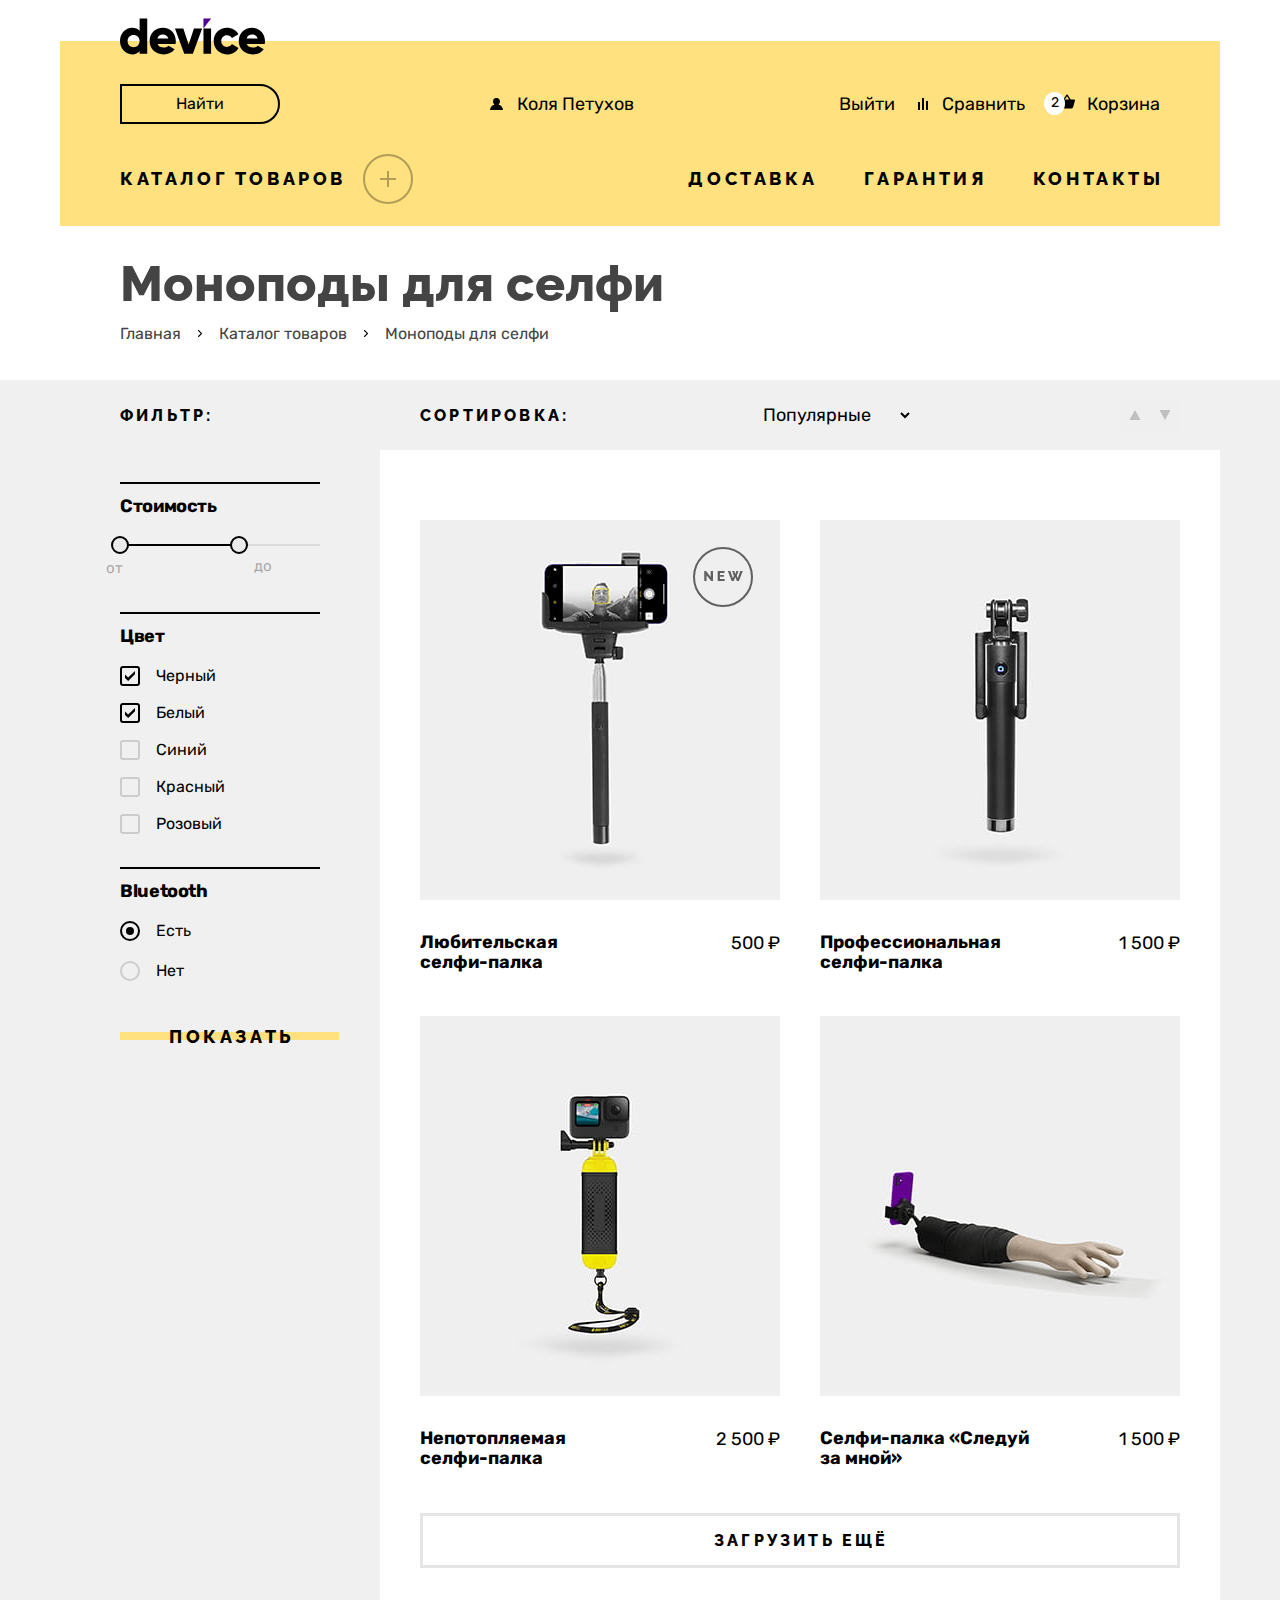
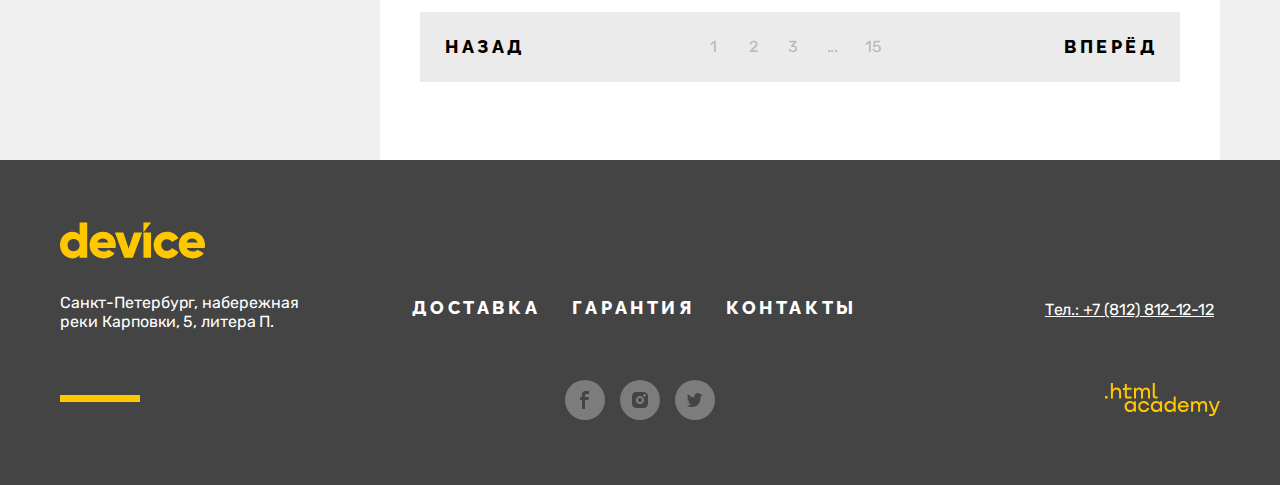
<file: catalog.html>
<!DOCTYPE html>
<html lang="ru">
  <head>
    <meta charset="utf-8" />
    <title>HTML Academy: Девайс</title>
    <link rel="stylesheet" href="styles/styles.css" />
    <link rel="icon" type="image/x-icon" href="favicon.ico" />
  </head>
  <body>
    <header class="content-wrapper page-header inner-header">
      <nav class="navigation">
        <a class="main-logo" href="index.html">
          <img src="images/logo.svg" width="145" height="37" alt="Логотип сайта" />
        </a>
        <div class="user-menu-wrapper">
          <form class="search" action="https://echo.htmlacademy.ru/" method="POST">
            <label class="hidden" for="search-input">Текст поиска</label>
            <input class="search-input" type="text" name="search-text" id="search-input" placeholder="Текст поиска" />
            <button class="search-submit" type="submit">Найти</button>
          </form>
          <ul class="user-menu">
            <li class="user-menu-item">
              <a class="user-menu-link" href="#"><span class="icon icon-user"></span>Коля Петухов</a>
            </li>
            <li class="user-menu-item">
              <a class="user-menu-link" href="#">Выйти</a>
            </li>
            <li class="user-menu-item">
              <a class="user-menu-link" href="#"><span class="icon icon-compare"></span>Сравнить</a>
            </li>
            <li class="user-menu-item user-menu-cart">
              <a class="user-menu-link" href="#"><span class="icon icon-cart" data-items-count="2"></span>Корзина</a>
              <div class="popover popover-cart">
                <div class="popover-content">
                  <h2 class="hidden">Корзина</h2>
                  <ul class="cart-items-list">
                    <li class="popover-cart-item">
                      <a class="cart-item-link" href="#">
                        <img class="cart-item-image" src="images/products/cart-1.jpg" width="39" height="43" alt="Любительская селфи-палка" />
                        <span class="cart-item-text">Любительская селфи-палка</span>
                      </a>
                      <button class="cart-item-button-close" type="button">
                        <svg width="10" height="10" viewBox="0 0 10 10" fill="none" xmlns="http://www.w3.org/2000/svg">
                          <path d="M10 0.909091L9.09091 0L5 4.09091L0.909091 0L0 0.909091L4.09091 5L0 9.09091L0.909091 10L5 5.90909L9.09091 10L10 9.09091L5.90909 5L10 0.909091Z" fill="white" />
                        </svg>
                        <span class="hidden">Удалить из корзины</span>
                      </button>
                    </li>
                    <li class="popover-cart-item">
                      <a class="cart-item-link" href="#">
                        <img class="cart-item-image" src="images/products/cart-2.jpg" width="39" height="43" alt="Профессиональная селфи-палка" />
                        <span class="cart-item-text">Профессиональная селфи-палка</span>
                      </a>
                      <button class="cart-item-button-close" type="button">
                        <svg width="10" height="10" viewBox="0 0 10 10" fill="none" xmlns="http://www.w3.org/2000/svg">
                          <path d="M10 0.909091L9.09091 0L5 4.09091L0.909091 0L0 0.909091L4.09091 5L0 9.09091L0.909091 10L5 5.90909L9.09091 10L10 9.09091L5.90909 5L10 0.909091Z" fill="white" />
                        </svg>
                        <span class="hidden">Удалить из корзины</span>
                      </button>
                    </li>
                  </ul>
                  <div class="popover-cart-total">
                    <p class="popover-total -text popover-goods">Товаров: 2</p>
                    <p class="popover-total -text popover-sum">Сумма: 2000 ₽</p>
                  </div>
                  <button class="cart-open-button" type="button">Открыть корзину</button>
                </div>
              </div>
            </li>
          </ul>
        </div>
        <ul class="navigation-list">
          <li class="navigation-item navigation-dropdown-handler">
            <a class="navigation-link navigation-catalog" href="catalog.html">Каталог товаров</a>
            <!-- drop-down меню -->
            <div class="navigation-dropdown-wrapper">
              <div class="navigation-column-wrapper">
                <ul class="navigation-dropdown-list">
                  <li class="navigation-dropdown-item">
                    <a href="#" class="navigation-dropdown-link">Виртуальная реальность</a>
                  </li>
                  <li class="navigation-dropdown-item">
                    <a href="catalog.html" class="navigation-dropdown-link">Моноподы для cелфи</a>
                  </li>
                  <li class="navigation-dropdown-item">
                    <a href="#" class="navigation-dropdown-link">Экшн-камеры</a>
                  </li>
                </ul>
              </div>
              <div class="navigation-column-wrapper">
                <ul class="navigation-dropdown-list">
                  <li class="navigation-dropdown-item">
                    <a href="#" class="navigation-dropdown-link">Фитнес-браслеты</a>
                  </li>
                  <li class="navigation-dropdown-item">
                    <a href="#" class="navigation-dropdown-link">Умные часы</a>
                  </li>
                </ul>
              </div>
              <div class="navigation-column-wrapper">
                <ul class="navigation-dropdown-list">
                  <li class="navigation-dropdown-item">
                    <a href="#" class="navigation-dropdown-link">Квадрокоптеры</a>
                  </li>
                </ul>
              </div>
            </div>
          </li>
          <li class="navigation-item">
            <a class="navigation-link" href="#">Доставка</a>
          </li>
          <li class="navigation-item">
            <a class="navigation-link" href="#">Гарантия</a>
          </li>
          <li class="navigation-item">
            <a class="navigation-link" href="#">Контакты</a>
          </li>
        </ul>
      </nav>
    </header>

    <main class="main-container">
      <div class="content-wrapper inner-title-wrapper">
        <h1 class="inner-header-title">Моноподы для селфи</h1>
        <ul class="breadcrumbs">
          <li class="breadcrumbs-item">
            <a class="breadcrumbs-link" href="index.html">Главная</a>
          </li>
          <li class="breadcrumbs-item">
            <a class="breadcrumbs-link" href="#">Каталог товаров</a>
          </li>
          <li class="breadcrumbs-item">
            <a class="breadcrumbs-link">Моноподы для селфи</a>
          </li>
        </ul>
      </div>

      <!-- Каталог -->
      <section class="catalog-section">
        <div class="content-wrapper catalog-wrapper">
          <h2 class="hidden">Каталог товаров</h2>

          <div class="filters-wrapper">
            <h3 class="catalog-title">Фильтр:</h3>
            <form class="filters" action="https://echo.htmlacademy.ru/" method="POST">
              <fieldset class="filters-group">
                <legend class="filters-group-title">Стоимость</legend>
                <div class="range">
                  <div class="range-track">
                    <div class="range-track-active">
                      <button class="range-button range-button-min" type="button">
                        <span class="hidden">Цена от</span>
                      </button>
                      <button class="range-button range-button-max" type="button">
                        <span class="hidden">Цена до</span>
                      </button>
                    </div>
                  </div>
                  <div class="range-text-wrapper">
                    <label class="range-text-label"> от <input class="range-text-input" type="number" value="0" name="min-price" /> </label>
                    <label class="range-text-label"> до <input class="range-text-input" type="number" value="5000" name="max-price" /> </label>
                  </div>
                </div>
              </fieldset>

              <fieldset class="filters-group">
                <legend class="filters-group-title">Цвет</legend>
                <ul class="filters-list">
                  <li class="filters-item">
                    <label class="checkbox-label">
                      <input class="checkbox-input" type="checkbox" name="black" checked />
                      <span class="checkbox-mimic"></span>
                      <span class="checkbox-text">Черный</span>
                    </label>
                  </li>
                  <li class="filters-item">
                    <label class="checkbox-label">
                      <input class="checkbox-input" type="checkbox" name="white" checked />
                      <span class="checkbox-mimic"></span>
                      <span class="checkbox-text">Белый</span>
                    </label>
                  </li>
                  <li class="filters-item">
                    <label class="checkbox-label">
                      <input class="checkbox-input" type="checkbox" name="blue" />
                      <span class="checkbox-mimic"></span>
                      <span class="checkbox-text">Синий</span>
                    </label>
                  </li>
                  <li class="filters-item">
                    <label class="checkbox-label">
                      <input class="checkbox-input" type="checkbox" name="red" />
                      <span class="checkbox-mimic"></span>
                      <span class="checkbox-text">Красный</span>
                    </label>
                  </li>
                  <li class="filters-item">
                    <label class="checkbox-label">
                      <input class="checkbox-input" type="checkbox" name="pink" />
                      <span class="checkbox-mimic"></span>
                      <span class="checkbox-text">Розовый</span>
                    </label>
                  </li>
                </ul>
              </fieldset>

              <fieldset class="filters-group">
                <legend class="filters-group-title">Bluetooth</legend>
                <ul class="filters-list">
                  <li class="filters-item">
                    <label class="radio-label">
                      <input class="radio-input" type="radio" name="bt-option" value="1" checked />
                      <span class="radio-mimic"></span>
                      <span class="radio-text">Есть</span>
                    </label>
                  </li>
                  <li class="filters-item">
                    <label class="radio-label">
                      <input class="radio-input" type="radio" name="bt-option" value="0" />
                      <span class="radio-mimic"></span>
                      <span class="radio-text">Нет</span>
                    </label>
                  </li>
                </ul>
              </fieldset>

              <button class="button button-submit filters-button" type="submit">Показать</button>
            </form>
          </div>

          <div class="products-wrapper">
            <div class="sort-controls-wrapper">
              <h3 class="filters-title">Сортировка:</h3>
              <select class="select-control" aria-label="Сортировка">
                <option value="popular">Популярные</option>
                <option value="expensive">Дорогие</option>
                <option value="non-expensive">Недорогие</option>
              </select>

              <button class="button-sort button-asc" type="button">
                <span class="hidden">Прямая сортировка</span>
              </button>
              <button class="button-sort button-desc" type="button">
                <span class="hidden">Обратная сортировка</span>
              </button>
            </div>
            <div class="product-list-wrapper">
              <ul class="product-list">
                <li class="product-card product-card-new">
                  <a class="product-card-link" href="product.html">
                    <div class="product-card-overlay"><span class="product-card-info">Подробнее</span></div>
                    <img class="product-card-image" src="images/products/product-1.jpg" width="360" height="380" alt="Стандартная селфи-палка для смартфона." />
                    <div class="product-card-wrapper">
                      <h3 class="product-card-title">Любительская<br />селфи-палка</h3>
                      <p class="product-card-price">500 ₽</p>
                    </div>
                  </a>
                </li>
                <li class="product-card">
                  <a class="product-card-link" href="product.html">
                    <div class="product-card-overlay"><span class="product-card-info">Подробнее</span></div>
                    <img class="product-card-image" src="images/products/product-2.jpg" width="360" height="380" alt="Длинная селфи-палка с управлением." />
                    <div class="product-card-wrapper">
                      <h3 class="product-card-title">Профессиональная<br />селфи-палка</h3>
                      <p class="product-card-price">1 500 ₽</p>
                    </div>
                  </a>
                </li>
                <li class="product-card">
                  <a class="product-card-link" href="product.html">
                    <div class="product-card-overlay"><span class="product-card-info">Подробнее</span></div>
                    <img class="product-card-image" src="images/products/product-3.jpg" width="360" height="380" alt="Яркая селфи-палка в форме поплавка для экшн-камеры." />
                    <div class="product-card-wrapper">
                      <h3 class="product-card-title">Непотопляемая<br />селфи-палка</h3>
                      <p class="product-card-price">2 500 ₽</p>
                    </div>
                  </a>
                </li>
                <li class="product-card">
                  <a class="product-card-link" href="product.html">
                    <div class="product-card-overlay"><span class="product-card-info">Подробнее</span></div>
                    <img class="product-card-image" src="images/products/product-4.jpg" width="360" height="380" alt="Селфи-палка в форме руки." />
                    <div class="product-card-wrapper">
                      <h3 class="product-card-title">
                        Селфи-палка «Следуй<br />
                        за мной»
                      </h3>
                      <p class="product-card-price">1 500 ₽</p>
                    </div>
                  </a>
                </li>
              </ul>

              <button class="pagination-show-more" type="button">Загрузить ещё</button>

              <!-- Постраничная навигация -->
              <ul class="pagination">
                <li class="pagination-item">
                  <a class="pagination-prev" href="#">Назад</a>
                </li>
                <li class="pagination-item">
                  <a class="pagination-link pagination-current" href="#">1</a>
                </li>
                <li class="pagination-item">
                  <a class="pagination-link" href="#">2</a>
                </li>
                <li class="pagination-item">
                  <a class="pagination-link" href="#">3</a>
                </li>
                <li class="pagination-item">
                  <a class="pagination-link" href="#">...</a>
                </li>
                <li class="pagination-item">
                  <a class="pagination-link" href="#">15</a>
                </li>
                <li class="pagination-item">
                  <a class="pagination-next" href="#">Вперёд</a>
                </li>
              </ul>
            </div>
          </div>
        </div>
      </section>
    </main>

    <!-- Подвал -->
    <footer class="page-footer">
      <div class="content-wrapper footer-wrapper">
        <div class="footer-left-block">
          <a class="main-logo" href="index.html">
            <img src="images/logo_yellow.svg" width="145" height="37" alt="Логотип сайта" />
          </a>

          <h2 class="hidden">Наш адрес</h2>
          <address class="footer-adress">
            <p class="about-text">Санкт-Петербург, набережная реки Карповки, 5, литера П.</p>
          </address>
        </div>

        <div class="footer-center-block">
          <nav class="footer-navigation">
            <h2 class="hidden">Дополнительная навигация</h2>
            <ul class="footer-navigation-list">
              <li class="footer-navigation-item">
                <a class="footer-navigation-link" href="#">Доставка</a>
              </li>
              <li class="footer-navigation-item">
                <a class="footer-navigation-link" href="#">Гарантия</a>
              </li>
              <li class="footer-navigation-item">
                <a class="footer-navigation-link" href="#">Контакты</a>
              </li>
            </ul>
          </nav>
          <h2 class="hidden">Мы в соцсетях</h2>
          <ul class="footer-social-list">
            <li class="footer-social-item">
              <a class="footer-social-link fb-link" href="https://www.facebook.com/htmlacademy">
                <span class="hidden">Фэйсбук</span>
              </a>
            </li>
            <li class="footer-social-item">
              <a class="footer-social-link instagram-link" href="https://www.instagram.com/htmlacademy/">
                <span class="hidden">Инстаграм</span>
              </a>
            </li>
            <li class="footer-social-item">
              <a class="footer-social-link twitter-link" href="https://twitter.com/htmlacademy_ru">
                <span class="hidden">Твиттер</span>
              </a>
            </li>
          </ul>
        </div>

        <div class="footer-right-block">
          <h2 class="hidden">Телефон для связи</h2>
          <a class="footer-contacts-phone" href="tel:+78128121212">Тел.: +7 (812) 812-12-12</a>

          <a class="htmlacademy-link" href="https://htmlacademy.ru/">
            <svg aria-hidden="true" focusable="false" width="115" height="33" viewBox="0 0 115 33" fill="none" xmlns="http://www.w3.org/2000/svg">
              <path
                d="M0 12.9v2.6h2.5v-2.6H0ZM11.6 4.5c-1.6 0-2.8.7-3.6 1.7h-.1V0h-2v15.5h2v-5.3c0-2.1 1.3-3.6 3.3-3.6 1.8 0 2.9 1.4 2.9 3.2v5.7h2V9.4c.1-3-1.8-4.9-4.5-4.9ZM26.6 4.8h-4.8V1.1h-2v3.8h-1.9v2h1.9v6c0 1.7 1 2.7 2.7 2.7h4.1v-2h-3.7c-.7 0-1.1-.4-1.1-1.1V6.8h4.8v-2ZM41.1 4.6c-1.6 0-2.9.8-3.5 2.1h-.1c-.6-1.2-1.8-2.1-3.4-2.1-1.4 0-2.5.8-3.1 1.8h-.1V4.8H29v10.6h2V10c0-2 1-3.5 2.6-3.5 1.5 0 2.4 1 2.4 2.6v6.3h2V9.8c0-2.4 1.4-3.3 2.6-3.3 1.5 0 2.4 1 2.4 2.6v6.3h2V8.9c.1-2.5-1.4-4.3-3.9-4.3ZM47.8 12.7c0 1.7 1 2.7 2.8 2.7h2v-2h-1.7c-.7 0-1.1-.4-1.1-1.1V0h-2v12.7ZM28.9 19.7c-.9-1.1-2.2-1.8-3.9-1.8-3.1 0-5.4 2.3-5.4 5.6s2.3 5.6 5.4 5.6c1.8 0 3-.8 3.8-1.9h.1v1.6h2V18.2h-2v1.5Zm-3.6 7.4c-2.2 0-3.6-1.6-3.6-3.6s1.4-3.6 3.6-3.6 3.6 1.6 3.6 3.6c0 1.9-1.4 3.6-3.6 3.6ZM44.2 22c-.5-2.4-2.6-4.1-5.4-4.1a5.4 5.4 0 0 0-5.6 5.6c0 3.1 2.2 5.6 5.6 5.6 2.8 0 4.9-1.8 5.4-4.2h-2.1a3.4 3.4 0 0 1-3.3 2.3c-2.2 0-3.6-1.6-3.6-3.6s1.4-3.6 3.6-3.6c1.6 0 2.8 1 3.3 2.2h2.1V22ZM55.1 19.7c-.9-1.1-2.2-1.8-3.9-1.8-3.1 0-5.4 2.3-5.4 5.6s2.3 5.6 5.4 5.6c1.8 0 3-.8 3.8-1.9h.1v1.6h2V18.2h-2v1.5Zm-3.6 7.4c-2.2 0-3.6-1.6-3.6-3.6s1.4-3.6 3.6-3.6 3.6 1.6 3.6 3.6c0 1.9-1.5 3.6-3.6 3.6ZM68.7 19.8c-.9-1.1-2.2-1.9-3.9-1.9-3.1 0-5.4 2.3-5.4 5.6s2.2 5.6 5.4 5.6c1.7 0 3-.8 3.8-1.8h.1v1.5h2V13.4h-2v6.4Zm-3.6 7.3c-2.2 0-3.6-1.6-3.6-3.6s1.4-3.6 3.6-3.6 3.6 1.6 3.6 3.6c-.1 2-1.5 3.6-3.6 3.6ZM78.3 17.9c-3.3 0-5.5 2.5-5.5 5.6 0 3 2.1 5.6 5.5 5.6 2.5 0 4.5-1.3 5.2-3.6h-2.1c-.5 1-1.6 1.6-3 1.6-1.9 0-3.3-1.3-3.4-2.9h8.8c.2-3.6-2-6.3-5.5-6.3Zm0 1.9c1.7 0 3 1 3.3 2.6h-6.5c.3-1.5 1.5-2.6 3.2-2.6ZM98.2 17.9c-1.6 0-2.9.8-3.6 2h-.1c-.6-1.2-1.8-2-3.4-2-1.4 0-2.5.7-3.1 1.8v-1.5h-1.9v10.6h2v-5.4c0-2 1-3.4 2.6-3.5 1.5 0 2.4 1 2.4 2.6v6.3h2v-5.6c0-2.4 1.4-3.3 2.6-3.3 1.5 0 2.4 1 2.4 2.6v6.3h2v-6.5c.1-2.6-1.4-4.4-3.9-4.4ZM109.4 27l-3.6-8.9h-2.2l4.8 11.6c-.3.9-.7 1.2-1.7 1.2h-2.5v2h2.5c1.8 0 2.8-.8 3.5-2.6l4.7-12.2h-2.1l-3.4 8.9Z"
                fill="#FFC700"
              />
            </svg>
            <span class="hidden">HTML Academy</span>
          </a>
        </div>
      </div>
    </footer>
  </body>
</html>
</file>
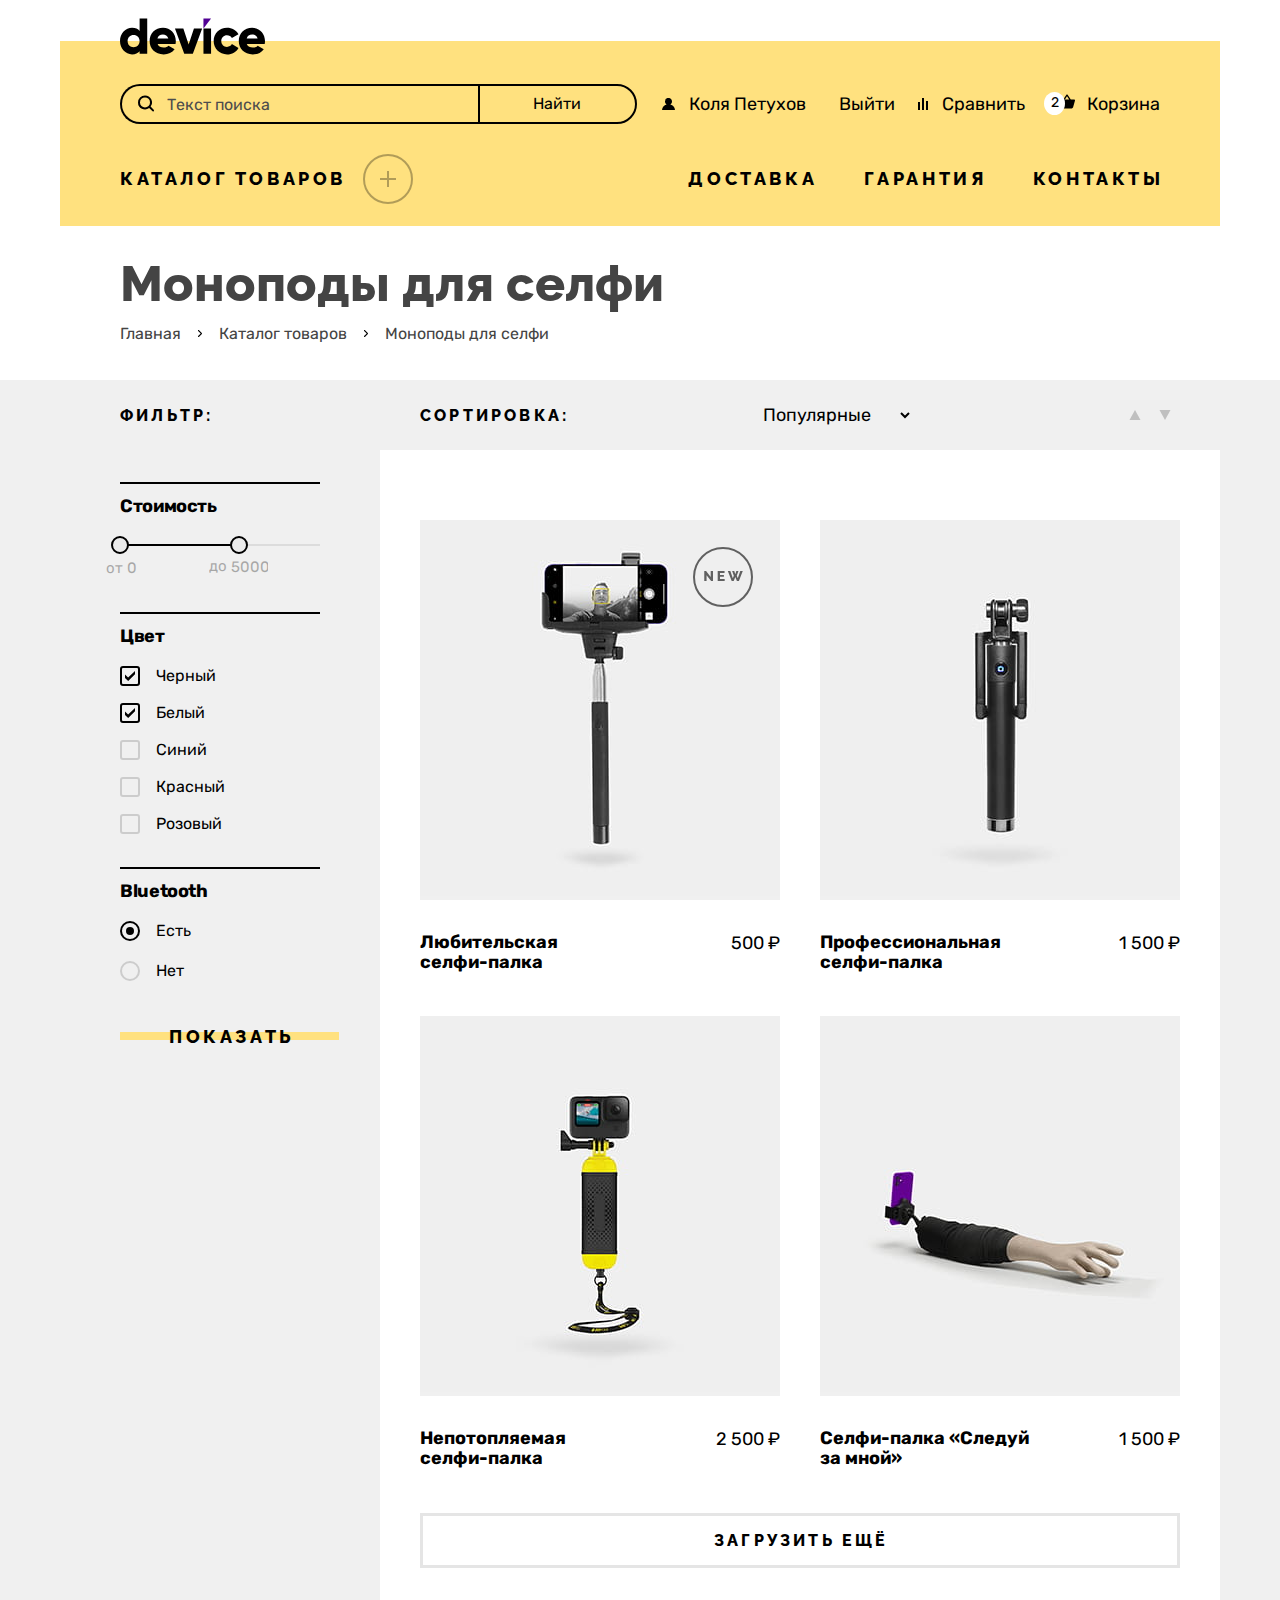
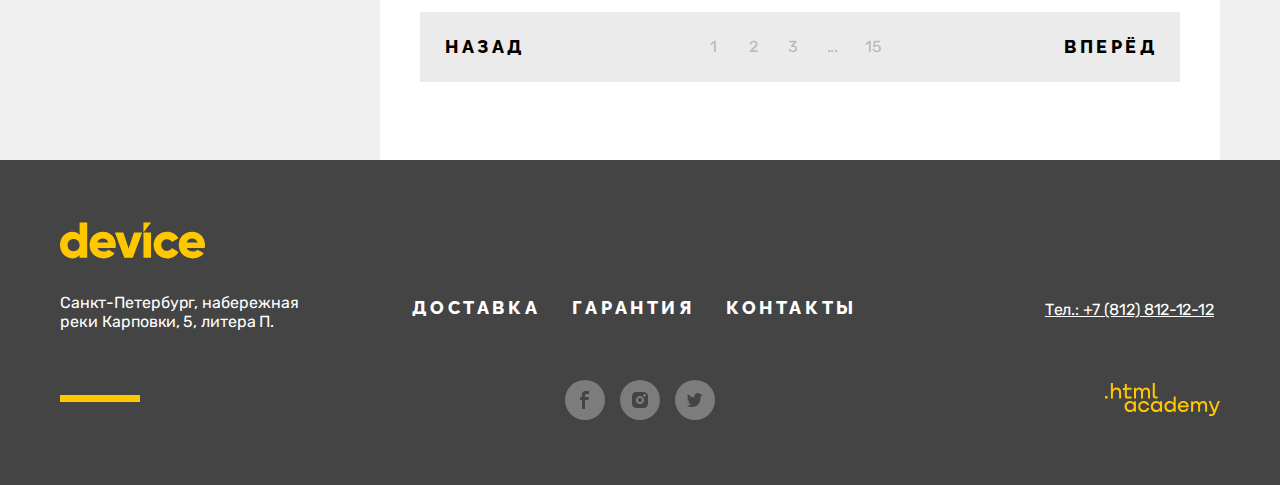
<file: 3/catalog.html>
<!DOCTYPE html>
<html lang="ru">
  <head>
    <meta charset="utf-8" />
    <title>HTML Academy: Девайс</title>
    <link rel="stylesheet" href="styles/styles.css" />
    <link rel="icon" type="image/x-icon" href="favicon.ico" />
    <base href="https://htmlacademy-htmlcss.github.io/1577773-device-33/3/">
</head>
  <body>
    <header class="content-wrapper page-header inner-header">
      <nav class="navigation">
        <a class="main-logo" href="index.html">
          <img src="images/logo.svg" width="145" height="37" alt="Логотип сайта" />
        </a>
        <div class="user-menu-wrapper">
          <form class="search" action="https://echo.htmlacademy.ru/" method="POST">
            <label class="hidden" for="search-input">Текст поиска</label>
            <input class="search-input" type="text" name="search-text" id="search-input" placeholder="Текст поиска" />
            <button class="search-submit" type="submit">Найти</button>
          </form>
          <ul class="user-menu">
            <li class="user-menu-item">
              <a class="user-menu-link" href="#"><span class="icon icon-user"></span>Коля Петухов</a>
            </li>
            <li class="user-menu-item">
              <a class="user-menu-link" href="#">Выйти</a>
            </li>
            <li class="user-menu-item">
              <a class="user-menu-link" href="#"><span class="icon icon-compare"></span>Сравнить</a>
            </li>
            <li class="user-menu-item user-menu-cart">
              <a class="user-menu-link" href="#"><span class="icon icon-cart" data-items-count="2"></span>Корзина</a>
              <div class="popover popover-cart">
                <div class="popover-content">
                  <h2 class="hidden">Корзина</h2>
                  <ul class="cart-items-list">
                    <li class="popover-cart-item">
                      <a class="cart-item-link" href="#">
                        <img class="cart-item-image" src="images/products/cart-1.jpg" width="39" height="43" alt="Любительская селфи-палка" />
                        <span class="cart-item-text">Любительская селфи-палка</span>
                      </a>
                      <button class="cart-item-button-close" type="button">
                        <svg width="10" height="10" viewBox="0 0 10 10" fill="none" xmlns="http://www.w3.org/2000/svg">
                          <path d="M10 0.909091L9.09091 0L5 4.09091L0.909091 0L0 0.909091L4.09091 5L0 9.09091L0.909091 10L5 5.90909L9.09091 10L10 9.09091L5.90909 5L10 0.909091Z" fill="white" />
                        </svg>
                        <span class="hidden">Удалить из корзины</span>
                      </button>
                    </li>
                    <li class="popover-cart-item">
                      <a class="cart-item-link" href="#">
                        <img class="cart-item-image" src="images/products/cart-2.jpg" width="39" height="43" alt="Профессиональная селфи-палка" />
                        <span class="cart-item-text">Профессиональная селфи-палка</span>
                      </a>
                      <button class="cart-item-button-close" type="button">
                        <svg width="10" height="10" viewBox="0 0 10 10" fill="none" xmlns="http://www.w3.org/2000/svg">
                          <path d="M10 0.909091L9.09091 0L5 4.09091L0.909091 0L0 0.909091L4.09091 5L0 9.09091L0.909091 10L5 5.90909L9.09091 10L10 9.09091L5.90909 5L10 0.909091Z" fill="white" />
                        </svg>
                        <span class="hidden">Удалить из корзины</span>
                      </button>
                    </li>
                  </ul>
                  <div class="popover-cart-total">
                    <p class="popover-total -text popover-goods">Товаров: 2</p>
                    <p class="popover-total -text popover-sum">Сумма: 2000 ₽</p>
                  </div>
                  <button class="cart-open-button" type="button">Открыть корзину</button>
                </div>
              </div>
            </li>
          </ul>
        </div>
        <ul class="navigation-list">
          <li class="navigation-item navigation-dropdown-handler">
            <a class="navigation-link navigation-catalog" href="catalog.html">Каталог товаров</a>
            <!-- drop-down меню -->
            <div class="navigation-dropdown-wrapper">
              <div class="navigation-column-wrapper">
                <ul class="navigation-dropdown-list">
                  <li class="navigation-dropdown-item">
                    <a href="#" class="navigation-dropdown-link">Виртуальная реальность</a>
                  </li>
                  <li class="navigation-dropdown-item">
                    <a href="catalog.html" class="navigation-dropdown-link">Моноподы для cелфи</a>
                  </li>
                  <li class="navigation-dropdown-item">
                    <a href="#" class="navigation-dropdown-link">Экшн-камеры</a>
                  </li>
                </ul>
              </div>
              <div class="navigation-column-wrapper">
                <ul class="navigation-dropdown-list">
                  <li class="navigation-dropdown-item">
                    <a href="#" class="navigation-dropdown-link">Фитнес-браслеты</a>
                  </li>
                  <li class="navigation-dropdown-item">
                    <a href="#" class="navigation-dropdown-link">Умные часы</a>
                  </li>
                </ul>
              </div>
              <div class="navigation-column-wrapper">
                <ul class="navigation-dropdown-list">
                  <li class="navigation-dropdown-item">
                    <a href="#" class="navigation-dropdown-link">Квадрокоптеры</a>
                  </li>
                </ul>
              </div>
            </div>
          </li>
          <li class="navigation-item">
            <a class="navigation-link" href="#">Доставка</a>
          </li>
          <li class="navigation-item">
            <a class="navigation-link" href="#">Гарантия</a>
          </li>
          <li class="navigation-item">
            <a class="navigation-link" href="#">Контакты</a>
          </li>
        </ul>
      </nav>
    </header>

    <main class="main-container">
      <div class="content-wrapper inner-title-wrapper">
        <h1 class="inner-header-title">Моноподы для селфи</h1>
        <ul class="breadcrumbs">
          <li class="breadcrumbs-item">
            <a class="breadcrumbs-link" href="index.html">Главная</a>
          </li>
          <li class="breadcrumbs-item">
            <a class="breadcrumbs-link" href="#">Каталог товаров</a>
          </li>
          <li class="breadcrumbs-item">
            <a class="breadcrumbs-link">Моноподы для селфи</a>
          </li>
        </ul>
      </div>

      <!-- Каталог -->
      <section class="catalog-section">
        <div class="content-wrapper catalog-wrapper">
          <h2 class="hidden">Каталог товаров</h2>

          <div class="filters-wrapper">
            <h3 class="catalog-title">Фильтр:</h3>
            <form class="filters" action="https://echo.htmlacademy.ru/" method="POST">
              <fieldset class="filters-group">
                <legend class="filters-group-title">Стоимость</legend>
                <div class="range">
                  <div class="range-track">
                    <div class="range-track-active">
                      <button class="range-button range-button-min" type="button">
                        <span class="hidden">Цена от</span>
                      </button>
                      <button class="range-button range-button-max" type="button">
                        <span class="hidden">Цена до</span>
                      </button>
                    </div>
                  </div>
                  <div class="range-text-wrapper">
                    <label class="range-text-label"> от <input class="range-text-input" type="number" value="0" name="min-price" /> </label>
                    <label class="range-text-label"> до <input class="range-text-input" type="number" value="5000" name="max-price" /> </label>
                  </div>
                </div>
              </fieldset>

              <fieldset class="filters-group">
                <legend class="filters-group-title">Цвет</legend>
                <ul class="filters-list">
                  <li class="filters-item">
                    <label class="checkbox-label">
                      <input class="checkbox-input" type="checkbox" name="black" checked />
                      <span class="checkbox-mimic"></span>
                      <span class="checkbox-text">Черный</span>
                    </label>
                  </li>
                  <li class="filters-item">
                    <label class="checkbox-label">
                      <input class="checkbox-input" type="checkbox" name="white" checked />
                      <span class="checkbox-mimic"></span>
                      <span class="checkbox-text">Белый</span>
                    </label>
                  </li>
                  <li class="filters-item">
                    <label class="checkbox-label">
                      <input class="checkbox-input" type="checkbox" name="blue" />
                      <span class="checkbox-mimic"></span>
                      <span class="checkbox-text">Синий</span>
                    </label>
                  </li>
                  <li class="filters-item">
                    <label class="checkbox-label">
                      <input class="checkbox-input" type="checkbox" name="red" />
                      <span class="checkbox-mimic"></span>
                      <span class="checkbox-text">Красный</span>
                    </label>
                  </li>
                  <li class="filters-item">
                    <label class="checkbox-label">
                      <input class="checkbox-input" type="checkbox" name="pink" />
                      <span class="checkbox-mimic"></span>
                      <span class="checkbox-text">Розовый</span>
                    </label>
                  </li>
                </ul>
              </fieldset>

              <fieldset class="filters-group">
                <legend class="filters-group-title">Bluetooth</legend>
                <ul class="filters-list">
                  <li class="filters-item">
                    <label class="radio-label">
                      <input class="radio-input" type="radio" name="bt-option" value="1" checked />
                      <span class="radio-mimic"></span>
                      <span class="radio-text">Есть</span>
                    </label>
                  </li>
                  <li class="filters-item">
                    <label class="radio-label">
                      <input class="radio-input" type="radio" name="bt-option" value="0" />
                      <span class="radio-mimic"></span>
                      <span class="radio-text">Нет</span>
                    </label>
                  </li>
                </ul>
              </fieldset>

              <button class="button button-submit filters-button" type="submit">Показать</button>
            </form>
          </div>

          <div class="products-wrapper">
            <div class="sort-controls-wrapper">
              <h3 class="filters-title">Сортировка:</h3>
              <select class="select-control" aria-label="Сортировка">
                <option value="popular">Популярные</option>
                <option value="expensive">Дорогие</option>
                <option value="non-expensive">Недорогие</option>
              </select>

              <button class="button-sort button-asc" type="button">
                <span class="hidden">Прямая сортировка</span>
              </button>
              <button class="button-sort button-desc" type="button">
                <span class="hidden">Обратная сортировка</span>
              </button>
            </div>
            <div class="product-list-wrapper">
              <ul class="product-list">
                <li class="product-card product-card-new">
                  <a class="product-card-link" href="product.html">
                    <div class="product-card-overlay"><span class="product-card-info">Подробнее</span></div>
                    <img class="product-card-image" src="images/products/product-1.jpg" width="360" height="380" alt="Стандартная селфи-палка для смартфона." />
                    <div class="product-card-wrapper">
                      <h3 class="product-card-title">Любительская<br />селфи-палка</h3>
                      <p class="product-card-price">500 ₽</p>
                    </div>
                  </a>
                </li>
                <li class="product-card">
                  <a class="product-card-link" href="product.html">
                    <div class="product-card-overlay"><span class="product-card-info">Подробнее</span></div>
                    <img class="product-card-image" src="images/products/product-2.jpg" width="360" height="380" alt="Длинная селфи-палка с управлением." />
                    <div class="product-card-wrapper">
                      <h3 class="product-card-title">Профессиональная<br />селфи-палка</h3>
                      <p class="product-card-price">1 500 ₽</p>
                    </div>
                  </a>
                </li>
                <li class="product-card">
                  <a class="product-card-link" href="product.html">
                    <div class="product-card-overlay"><span class="product-card-info">Подробнее</span></div>
                    <img class="product-card-image" src="images/products/product-3.jpg" width="360" height="380" alt="Яркая селфи-палка в форме поплавка для экшн-камеры." />
                    <div class="product-card-wrapper">
                      <h3 class="product-card-title">Непотопляемая<br />селфи-палка</h3>
                      <p class="product-card-price">2 500 ₽</p>
                    </div>
                  </a>
                </li>
                <li class="product-card">
                  <a class="product-card-link" href="product.html">
                    <div class="product-card-overlay"><span class="product-card-info">Подробнее</span></div>
                    <img class="product-card-image" src="images/products/product-4.jpg" width="360" height="380" alt="Селфи-палка в форме руки." />
                    <div class="product-card-wrapper">
                      <h3 class="product-card-title">
                        Селфи-палка «Следуй<br />
                        за мной»
                      </h3>
                      <p class="product-card-price">1 500 ₽</p>
                    </div>
                  </a>
                </li>
              </ul>

              <button class="pagination-show-more" type="button">Загрузить ещё</button>

              <!-- Постраничная навигация -->
              <ul class="pagination">
                <li class="pagination-item">
                  <a class="pagination-prev" href="#">Назад</a>
                </li>
                <li class="pagination-item">
                  <a class="pagination-link pagination-current" href="#">1</a>
                </li>
                <li class="pagination-item">
                  <a class="pagination-link" href="#">2</a>
                </li>
                <li class="pagination-item">
                  <a class="pagination-link" href="#">3</a>
                </li>
                <li class="pagination-item">
                  <a class="pagination-link" href="#">...</a>
                </li>
                <li class="pagination-item">
                  <a class="pagination-link" href="#">15</a>
                </li>
                <li class="pagination-item">
                  <a class="pagination-next" href="#">Вперёд</a>
                </li>
              </ul>
            </div>
          </div>
        </div>
      </section>
    </main>

    <!-- Подвал -->
    <footer class="page-footer">
      <div class="content-wrapper footer-wrapper">
        <div class="footer-left-block">
          <a class="main-logo" href="index.html">
            <img src="images/logo_yellow.svg" width="145" height="37" alt="Логотип сайта" />
          </a>

          <h2 class="hidden">Наш адрес</h2>
          <address class="footer-adress">
            <p class="about-text">Санкт-Петербург, набережная реки Карповки, 5, литера П.</p>
          </address>
        </div>

        <div class="footer-center-block">
          <nav class="footer-navigation">
            <h2 class="hidden">Дополнительная навигация</h2>
            <ul class="footer-navigation-list">
              <li class="footer-navigation-item">
                <a class="footer-navigation-link" href="#">Доставка</a>
              </li>
              <li class="footer-navigation-item">
                <a class="footer-navigation-link" href="#">Гарантия</a>
              </li>
              <li class="footer-navigation-item">
                <a class="footer-navigation-link" href="#">Контакты</a>
              </li>
            </ul>
          </nav>
          <h2 class="hidden">Мы в соцсетях</h2>
          <ul class="footer-social-list">
            <li class="footer-social-item">
              <a class="footer-social-link fb-link" href="https://www.facebook.com/htmlacademy">
                <span class="hidden">Фэйсбук</span>
              </a>
            </li>
            <li class="footer-social-item">
              <a class="footer-social-link instagram-link" href="https://www.instagram.com/htmlacademy/">
                <span class="hidden">Инстаграм</span>
              </a>
            </li>
            <li class="footer-social-item">
              <a class="footer-social-link twitter-link" href="https://twitter.com/htmlacademy_ru">
                <span class="hidden">Твиттер</span>
              </a>
            </li>
          </ul>
        </div>

        <div class="footer-right-block">
          <h2 class="hidden">Телефон для связи</h2>
          <a class="footer-contacts-phone" href="tel:+78128121212">Тел.: +7 (812) 812-12-12</a>

          <a class="htmlacademy-link" href="https://htmlacademy.ru/">
            <svg aria-hidden="true" focusable="false" width="115" height="33" viewBox="0 0 115 33" fill="none" xmlns="http://www.w3.org/2000/svg">
              <path
                d="M0 12.9v2.6h2.5v-2.6H0ZM11.6 4.5c-1.6 0-2.8.7-3.6 1.7h-.1V0h-2v15.5h2v-5.3c0-2.1 1.3-3.6 3.3-3.6 1.8 0 2.9 1.4 2.9 3.2v5.7h2V9.4c.1-3-1.8-4.9-4.5-4.9ZM26.6 4.8h-4.8V1.1h-2v3.8h-1.9v2h1.9v6c0 1.7 1 2.7 2.7 2.7h4.1v-2h-3.7c-.7 0-1.1-.4-1.1-1.1V6.8h4.8v-2ZM41.1 4.6c-1.6 0-2.9.8-3.5 2.1h-.1c-.6-1.2-1.8-2.1-3.4-2.1-1.4 0-2.5.8-3.1 1.8h-.1V4.8H29v10.6h2V10c0-2 1-3.5 2.6-3.5 1.5 0 2.4 1 2.4 2.6v6.3h2V9.8c0-2.4 1.4-3.3 2.6-3.3 1.5 0 2.4 1 2.4 2.6v6.3h2V8.9c.1-2.5-1.4-4.3-3.9-4.3ZM47.8 12.7c0 1.7 1 2.7 2.8 2.7h2v-2h-1.7c-.7 0-1.1-.4-1.1-1.1V0h-2v12.7ZM28.9 19.7c-.9-1.1-2.2-1.8-3.9-1.8-3.1 0-5.4 2.3-5.4 5.6s2.3 5.6 5.4 5.6c1.8 0 3-.8 3.8-1.9h.1v1.6h2V18.2h-2v1.5Zm-3.6 7.4c-2.2 0-3.6-1.6-3.6-3.6s1.4-3.6 3.6-3.6 3.6 1.6 3.6 3.6c0 1.9-1.4 3.6-3.6 3.6ZM44.2 22c-.5-2.4-2.6-4.1-5.4-4.1a5.4 5.4 0 0 0-5.6 5.6c0 3.1 2.2 5.6 5.6 5.6 2.8 0 4.9-1.8 5.4-4.2h-2.1a3.4 3.4 0 0 1-3.3 2.3c-2.2 0-3.6-1.6-3.6-3.6s1.4-3.6 3.6-3.6c1.6 0 2.8 1 3.3 2.2h2.1V22ZM55.1 19.7c-.9-1.1-2.2-1.8-3.9-1.8-3.1 0-5.4 2.3-5.4 5.6s2.3 5.6 5.4 5.6c1.8 0 3-.8 3.8-1.9h.1v1.6h2V18.2h-2v1.5Zm-3.6 7.4c-2.2 0-3.6-1.6-3.6-3.6s1.4-3.6 3.6-3.6 3.6 1.6 3.6 3.6c0 1.9-1.5 3.6-3.6 3.6ZM68.7 19.8c-.9-1.1-2.2-1.9-3.9-1.9-3.1 0-5.4 2.3-5.4 5.6s2.2 5.6 5.4 5.6c1.7 0 3-.8 3.8-1.8h.1v1.5h2V13.4h-2v6.4Zm-3.6 7.3c-2.2 0-3.6-1.6-3.6-3.6s1.4-3.6 3.6-3.6 3.6 1.6 3.6 3.6c-.1 2-1.5 3.6-3.6 3.6ZM78.3 17.9c-3.3 0-5.5 2.5-5.5 5.6 0 3 2.1 5.6 5.5 5.6 2.5 0 4.5-1.3 5.2-3.6h-2.1c-.5 1-1.6 1.6-3 1.6-1.9 0-3.3-1.3-3.4-2.9h8.8c.2-3.6-2-6.3-5.5-6.3Zm0 1.9c1.7 0 3 1 3.3 2.6h-6.5c.3-1.5 1.5-2.6 3.2-2.6ZM98.2 17.9c-1.6 0-2.9.8-3.6 2h-.1c-.6-1.2-1.8-2-3.4-2-1.4 0-2.5.7-3.1 1.8v-1.5h-1.9v10.6h2v-5.4c0-2 1-3.4 2.6-3.5 1.5 0 2.4 1 2.4 2.6v6.3h2v-5.6c0-2.4 1.4-3.3 2.6-3.3 1.5 0 2.4 1 2.4 2.6v6.3h2v-6.5c.1-2.6-1.4-4.4-3.9-4.4ZM109.4 27l-3.6-8.9h-2.2l4.8 11.6c-.3.9-.7 1.2-1.7 1.2h-2.5v2h2.5c1.8 0 2.8-.8 3.5-2.6l4.7-12.2h-2.1l-3.4 8.9Z"
                fill="#FFC700"
              />
            </svg>
            <span class="hidden">HTML Academy</span>
          </a>
        </div>
      </div>
    </footer>
  </body>
</html>
</file>
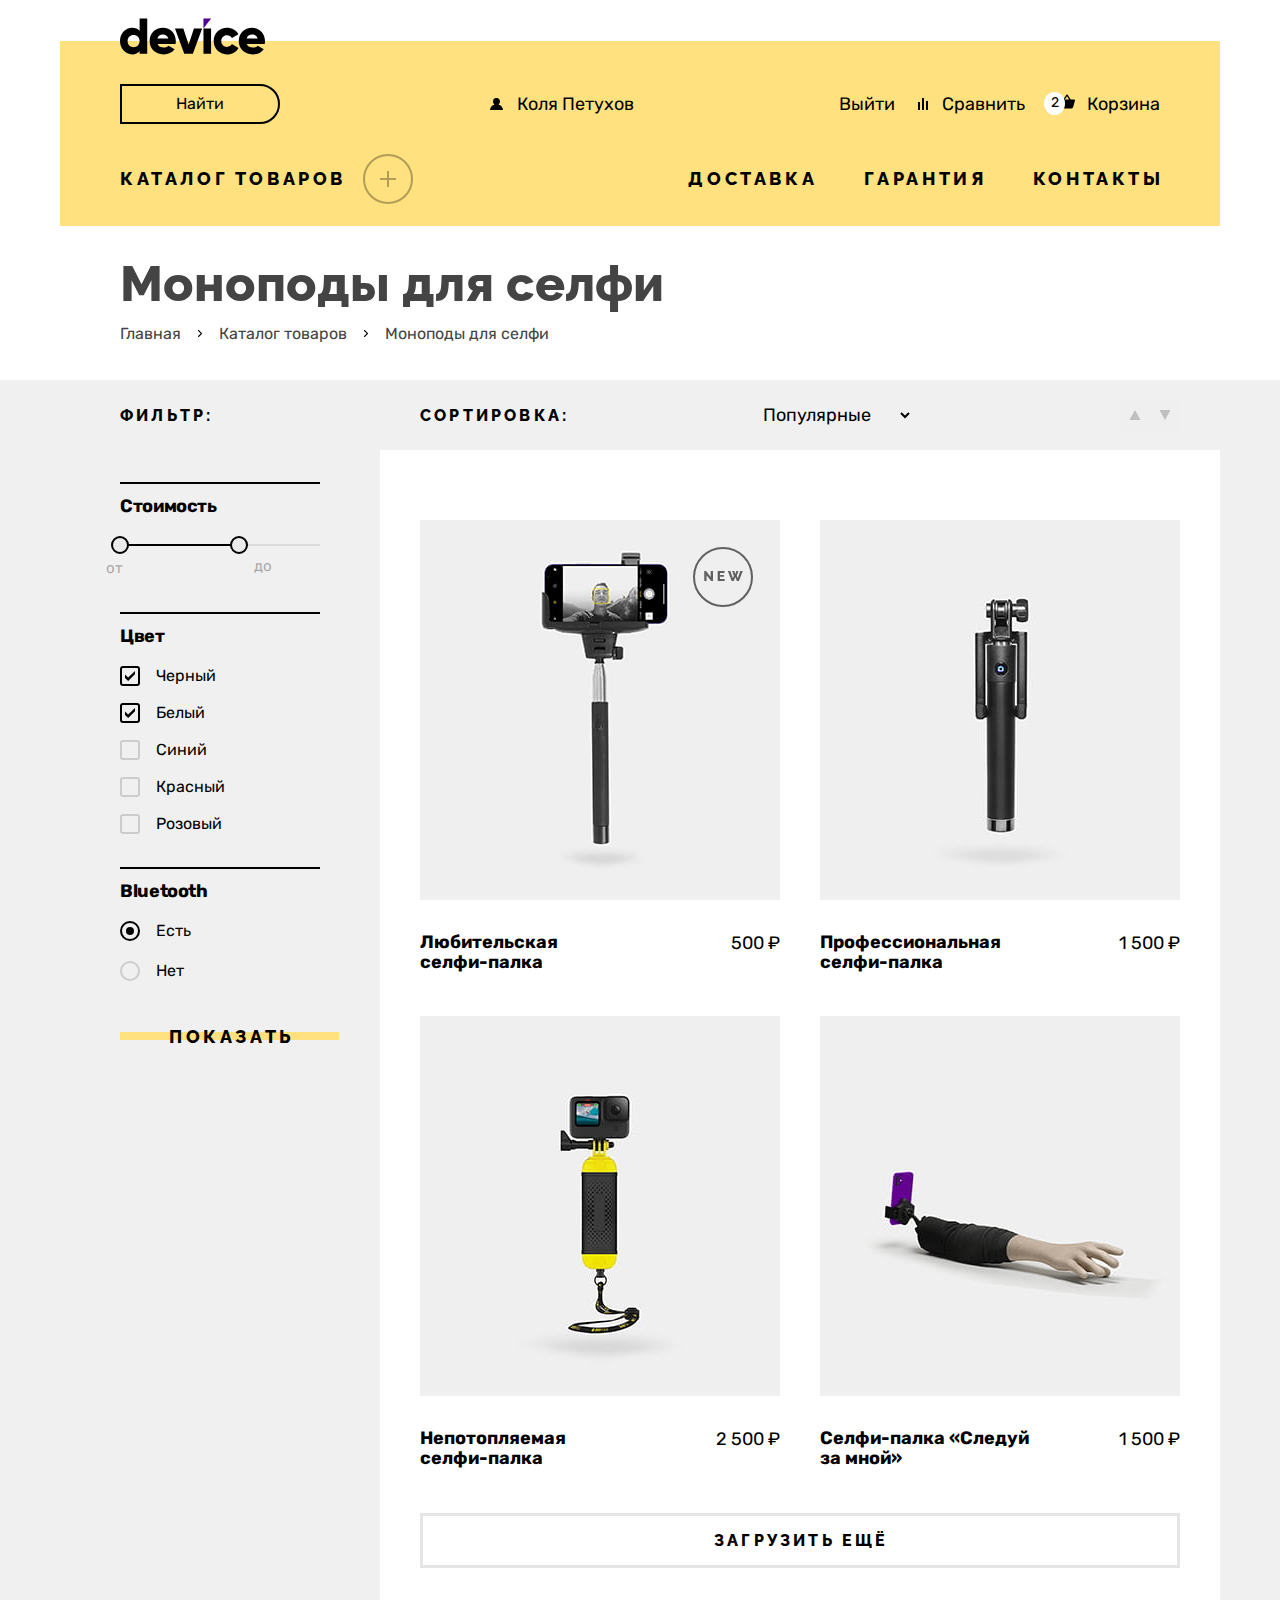
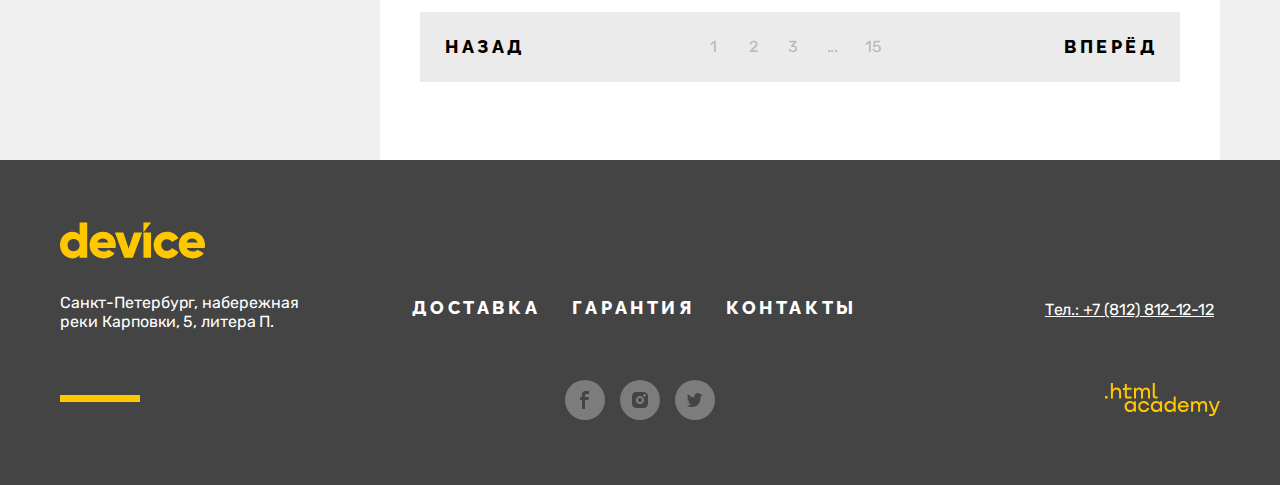
<file: 5/catalog.html>
<!DOCTYPE html>
<html lang="ru">
  <head>
    <meta charset="utf-8" />
    <title>HTML Academy: Девайс</title>
    <link rel="stylesheet" href="styles/styles.css" />
    <link rel="icon" type="image/x-icon" href="favicon.ico" />
    <base href="https://htmlacademy-htmlcss.github.io/1577773-device-33/5/">
</head>
  <body>
    <header class="content-wrapper page-header inner-header">
      <nav class="navigation">
        <a class="main-logo" href="index.html">
          <img src="images/logo.svg" width="145" height="37" alt="Логотип сайта" />
        </a>
        <div class="user-menu-wrapper">
          <form class="search" action="https://echo.htmlacademy.ru/" method="POST">
            <label class="hidden" for="search-input">Текст поиска</label>
            <input class="search-input" type="text" name="search-text" id="search-input" placeholder="Текст поиска" />
            <button class="search-submit" type="submit">Найти</button>
          </form>
          <ul class="user-menu">
            <li class="user-menu-item">
              <a class="user-menu-link" href="#"><span class="icon icon-user"></span>Коля Петухов</a>
            </li>
            <li class="user-menu-item">
              <a class="user-menu-link" href="#">Выйти</a>
            </li>
            <li class="user-menu-item">
              <a class="user-menu-link" href="#"><span class="icon icon-compare"></span>Сравнить</a>
            </li>
            <li class="user-menu-item user-menu-cart">
              <a class="user-menu-link" href="#"><span class="icon icon-cart" data-items-count="2"></span>Корзина</a>
              <div class="popover popover-cart">
                <div class="popover-content">
                  <h2 class="hidden">Корзина</h2>
                  <ul class="cart-items-list">
                    <li class="popover-cart-item">
                      <a class="cart-item-link" href="#">
                        <img class="cart-item-image" src="images/products/cart-1.jpg" width="39" height="43" alt="Любительская селфи-палка" />
                        <span class="cart-item-text">Любительская селфи-палка</span>
                      </a>
                      <button class="cart-item-button-close" type="button">
                        <svg width="10" height="10" viewBox="0 0 10 10" fill="none" xmlns="http://www.w3.org/2000/svg">
                          <path d="M10 0.909091L9.09091 0L5 4.09091L0.909091 0L0 0.909091L4.09091 5L0 9.09091L0.909091 10L5 5.90909L9.09091 10L10 9.09091L5.90909 5L10 0.909091Z" fill="white" />
                        </svg>
                        <span class="hidden">Удалить из корзины</span>
                      </button>
                    </li>
                    <li class="popover-cart-item">
                      <a class="cart-item-link" href="#">
                        <img class="cart-item-image" src="images/products/cart-2.jpg" width="39" height="43" alt="Профессиональная селфи-палка" />
                        <span class="cart-item-text">Профессиональная селфи-палка</span>
                      </a>
                      <button class="cart-item-button-close" type="button">
                        <svg width="10" height="10" viewBox="0 0 10 10" fill="none" xmlns="http://www.w3.org/2000/svg">
                          <path d="M10 0.909091L9.09091 0L5 4.09091L0.909091 0L0 0.909091L4.09091 5L0 9.09091L0.909091 10L5 5.90909L9.09091 10L10 9.09091L5.90909 5L10 0.909091Z" fill="white" />
                        </svg>
                        <span class="hidden">Удалить из корзины</span>
                      </button>
                    </li>
                  </ul>
                  <div class="popover-cart-total">
                    <p class="popover-total -text popover-goods">Товаров: 2</p>
                    <p class="popover-total -text popover-sum">Сумма: 2000 ₽</p>
                  </div>
                  <button class="cart-open-button" type="button">Открыть корзину</button>
                </div>
              </div>
            </li>
          </ul>
        </div>
        <ul class="navigation-list">
          <li class="navigation-item navigation-dropdown-handler">
            <a class="navigation-link navigation-catalog" href="catalog.html">Каталог товаров</a>
            <!-- drop-down меню -->
            <div class="navigation-dropdown-wrapper">
              <div class="navigation-column-wrapper">
                <ul class="navigation-dropdown-list">
                  <li class="navigation-dropdown-item">
                    <a href="#" class="navigation-dropdown-link">Виртуальная реальность</a>
                  </li>
                  <li class="navigation-dropdown-item">
                    <a href="catalog.html" class="navigation-dropdown-link">Моноподы для cелфи</a>
                  </li>
                  <li class="navigation-dropdown-item">
                    <a href="#" class="navigation-dropdown-link">Экшн-камеры</a>
                  </li>
                </ul>
              </div>
              <div class="navigation-column-wrapper">
                <ul class="navigation-dropdown-list">
                  <li class="navigation-dropdown-item">
                    <a href="#" class="navigation-dropdown-link">Фитнес-браслеты</a>
                  </li>
                  <li class="navigation-dropdown-item">
                    <a href="#" class="navigation-dropdown-link">Умные часы</a>
                  </li>
                </ul>
              </div>
              <div class="navigation-column-wrapper">
                <ul class="navigation-dropdown-list">
                  <li class="navigation-dropdown-item">
                    <a href="#" class="navigation-dropdown-link">Квадрокоптеры</a>
                  </li>
                </ul>
              </div>
            </div>
          </li>
          <li class="navigation-item">
            <a class="navigation-link" href="#">Доставка</a>
          </li>
          <li class="navigation-item">
            <a class="navigation-link" href="#">Гарантия</a>
          </li>
          <li class="navigation-item">
            <a class="navigation-link" href="#">Контакты</a>
          </li>
        </ul>
      </nav>
    </header>

    <main class="main-container">
      <div class="content-wrapper inner-title-wrapper">
        <h1 class="inner-header-title">Моноподы для селфи</h1>
        <ul class="breadcrumbs">
          <li class="breadcrumbs-item">
            <a class="breadcrumbs-link" href="index.html">Главная</a>
          </li>
          <li class="breadcrumbs-item">
            <a class="breadcrumbs-link" href="#">Каталог товаров</a>
          </li>
          <li class="breadcrumbs-item">
            <a class="breadcrumbs-link">Моноподы для селфи</a>
          </li>
        </ul>
      </div>

      <!-- Каталог -->
      <section class="catalog-section">
        <div class="content-wrapper catalog-wrapper">
          <h2 class="hidden">Каталог товаров</h2>

          <div class="filters-wrapper">
            <h3 class="catalog-title">Фильтр:</h3>
            <form class="filters" action="https://echo.htmlacademy.ru/" method="POST">
              <fieldset class="filters-group">
                <legend class="filters-group-title">Стоимость</legend>
                <div class="range">
                  <div class="range-track">
                    <div class="range-track-active">
                      <button class="range-button range-button-min" type="button">
                        <span class="hidden">Цена от</span>
                      </button>
                      <button class="range-button range-button-max" type="button">
                        <span class="hidden">Цена до</span>
                      </button>
                    </div>
                  </div>
                  <div class="range-text-wrapper">
                    <label class="range-text-label"> от <input class="range-text-input" type="number" value="0" name="min-price" /> </label>
                    <label class="range-text-label"> до <input class="range-text-input" type="number" value="5000" name="max-price" /> </label>
                  </div>
                </div>
              </fieldset>

              <fieldset class="filters-group">
                <legend class="filters-group-title">Цвет</legend>
                <ul class="filters-list">
                  <li class="filters-item">
                    <label class="checkbox-label">
                      <input class="checkbox-input" type="checkbox" name="black" checked />
                      <span class="checkbox-mimic"></span>
                      <span class="checkbox-text">Черный</span>
                    </label>
                  </li>
                  <li class="filters-item">
                    <label class="checkbox-label">
                      <input class="checkbox-input" type="checkbox" name="white" checked />
                      <span class="checkbox-mimic"></span>
                      <span class="checkbox-text">Белый</span>
                    </label>
                  </li>
                  <li class="filters-item">
                    <label class="checkbox-label">
                      <input class="checkbox-input" type="checkbox" name="blue" />
                      <span class="checkbox-mimic"></span>
                      <span class="checkbox-text">Синий</span>
                    </label>
                  </li>
                  <li class="filters-item">
                    <label class="checkbox-label">
                      <input class="checkbox-input" type="checkbox" name="red" />
                      <span class="checkbox-mimic"></span>
                      <span class="checkbox-text">Красный</span>
                    </label>
                  </li>
                  <li class="filters-item">
                    <label class="checkbox-label">
                      <input class="checkbox-input" type="checkbox" name="pink" />
                      <span class="checkbox-mimic"></span>
                      <span class="checkbox-text">Розовый</span>
                    </label>
                  </li>
                </ul>
              </fieldset>

              <fieldset class="filters-group">
                <legend class="filters-group-title">Bluetooth</legend>
                <ul class="filters-list">
                  <li class="filters-item">
                    <label class="radio-label">
                      <input class="radio-input" type="radio" name="bt-option" value="1" checked />
                      <span class="radio-mimic"></span>
                      <span class="radio-text">Есть</span>
                    </label>
                  </li>
                  <li class="filters-item">
                    <label class="radio-label">
                      <input class="radio-input" type="radio" name="bt-option" value="0" />
                      <span class="radio-mimic"></span>
                      <span class="radio-text">Нет</span>
                    </label>
                  </li>
                </ul>
              </fieldset>

              <button class="button button-submit filters-button" type="submit">Показать</button>
            </form>
          </div>

          <div class="products-wrapper">
            <div class="sort-controls-wrapper">
              <h3 class="filters-title">Сортировка:</h3>
              <select class="select-control" aria-label="Сортировка">
                <option value="popular">Популярные</option>
                <option value="expensive">Дорогие</option>
                <option value="non-expensive">Недорогие</option>
              </select>

              <button class="button-sort button-asc" type="button">
                <span class="hidden">Прямая сортировка</span>
              </button>
              <button class="button-sort button-desc" type="button">
                <span class="hidden">Обратная сортировка</span>
              </button>
            </div>
            <div class="product-list-wrapper">
              <ul class="product-list">
                <li class="product-card product-card-new">
                  <a class="product-card-link" href="product.html">
                    <div class="product-card-overlay"><span class="product-card-info">Подробнее</span></div>
                    <img class="product-card-image" src="images/products/product-1.jpg" width="360" height="380" alt="Стандартная селфи-палка для смартфона." />
                    <div class="product-card-wrapper">
                      <h3 class="product-card-title">Любительская<br />селфи-палка</h3>
                      <p class="product-card-price">500 ₽</p>
                    </div>
                  </a>
                </li>
                <li class="product-card">
                  <a class="product-card-link" href="product.html">
                    <div class="product-card-overlay"><span class="product-card-info">Подробнее</span></div>
                    <img class="product-card-image" src="images/products/product-2.jpg" width="360" height="380" alt="Длинная селфи-палка с управлением." />
                    <div class="product-card-wrapper">
                      <h3 class="product-card-title">Профессиональная<br />селфи-палка</h3>
                      <p class="product-card-price">1 500 ₽</p>
                    </div>
                  </a>
                </li>
                <li class="product-card">
                  <a class="product-card-link" href="product.html">
                    <div class="product-card-overlay"><span class="product-card-info">Подробнее</span></div>
                    <img class="product-card-image" src="images/products/product-3.jpg" width="360" height="380" alt="Яркая селфи-палка в форме поплавка для экшн-камеры." />
                    <div class="product-card-wrapper">
                      <h3 class="product-card-title">Непотопляемая<br />селфи-палка</h3>
                      <p class="product-card-price">2 500 ₽</p>
                    </div>
                  </a>
                </li>
                <li class="product-card">
                  <a class="product-card-link" href="product.html">
                    <div class="product-card-overlay"><span class="product-card-info">Подробнее</span></div>
                    <img class="product-card-image" src="images/products/product-4.jpg" width="360" height="380" alt="Селфи-палка в форме руки." />
                    <div class="product-card-wrapper">
                      <h3 class="product-card-title">
                        Селфи-палка «Следуй<br />
                        за мной»
                      </h3>
                      <p class="product-card-price">1 500 ₽</p>
                    </div>
                  </a>
                </li>
              </ul>

              <button class="pagination-show-more" type="button">Загрузить ещё</button>

              <!-- Постраничная навигация -->
              <ul class="pagination">
                <li class="pagination-item">
                  <a class="pagination-prev" href="#">Назад</a>
                </li>
                <li class="pagination-item">
                  <a class="pagination-link pagination-current" href="#">1</a>
                </li>
                <li class="pagination-item">
                  <a class="pagination-link" href="#">2</a>
                </li>
                <li class="pagination-item">
                  <a class="pagination-link" href="#">3</a>
                </li>
                <li class="pagination-item">
                  <a class="pagination-link" href="#">...</a>
                </li>
                <li class="pagination-item">
                  <a class="pagination-link" href="#">15</a>
                </li>
                <li class="pagination-item">
                  <a class="pagination-next" href="#">Вперёд</a>
                </li>
              </ul>
            </div>
          </div>
        </div>
      </section>
    </main>

    <!-- Подвал -->
    <footer class="page-footer">
      <div class="content-wrapper footer-wrapper">
        <div class="footer-left-block">
          <a class="main-logo" href="index.html">
            <img src="images/logo_yellow.svg" width="145" height="37" alt="Логотип сайта" />
          </a>

          <h2 class="hidden">Наш адрес</h2>
          <address class="footer-adress">
            <p class="about-text">Санкт-Петербург, набережная реки Карповки, 5, литера П.</p>
          </address>
        </div>

        <div class="footer-center-block">
          <nav class="footer-navigation">
            <h2 class="hidden">Дополнительная навигация</h2>
            <ul class="footer-navigation-list">
              <li class="footer-navigation-item">
                <a class="footer-navigation-link" href="#">Доставка</a>
              </li>
              <li class="footer-navigation-item">
                <a class="footer-navigation-link" href="#">Гарантия</a>
              </li>
              <li class="footer-navigation-item">
                <a class="footer-navigation-link" href="#">Контакты</a>
              </li>
            </ul>
          </nav>
          <h2 class="hidden">Мы в соцсетях</h2>
          <ul class="footer-social-list">
            <li class="footer-social-item">
              <a class="footer-social-link fb-link" href="https://www.facebook.com/htmlacademy">
                <span class="hidden">Фэйсбук</span>
              </a>
            </li>
            <li class="footer-social-item">
              <a class="footer-social-link instagram-link" href="https://www.instagram.com/htmlacademy/">
                <span class="hidden">Инстаграм</span>
              </a>
            </li>
            <li class="footer-social-item">
              <a class="footer-social-link twitter-link" href="https://twitter.com/htmlacademy_ru">
                <span class="hidden">Твиттер</span>
              </a>
            </li>
          </ul>
        </div>

        <div class="footer-right-block">
          <h2 class="hidden">Телефон для связи</h2>
          <a class="footer-contacts-phone" href="tel:+78128121212"> Тел.: +7 (812) 812-12-12</a>

          <a class="htmlacademy-link" href="https://htmlacademy.ru/">
            <svg aria-hidden="true" focusable="false" width="115" height="33" viewBox="0 0 115 33" fill="none" xmlns="http://www.w3.org/2000/svg">
              <path
                d="M0 12.9v2.6h2.5v-2.6H0ZM11.6 4.5c-1.6 0-2.8.7-3.6 1.7h-.1V0h-2v15.5h2v-5.3c0-2.1 1.3-3.6 3.3-3.6 1.8 0 2.9 1.4 2.9 3.2v5.7h2V9.4c.1-3-1.8-4.9-4.5-4.9ZM26.6 4.8h-4.8V1.1h-2v3.8h-1.9v2h1.9v6c0 1.7 1 2.7 2.7 2.7h4.1v-2h-3.7c-.7 0-1.1-.4-1.1-1.1V6.8h4.8v-2ZM41.1 4.6c-1.6 0-2.9.8-3.5 2.1h-.1c-.6-1.2-1.8-2.1-3.4-2.1-1.4 0-2.5.8-3.1 1.8h-.1V4.8H29v10.6h2V10c0-2 1-3.5 2.6-3.5 1.5 0 2.4 1 2.4 2.6v6.3h2V9.8c0-2.4 1.4-3.3 2.6-3.3 1.5 0 2.4 1 2.4 2.6v6.3h2V8.9c.1-2.5-1.4-4.3-3.9-4.3ZM47.8 12.7c0 1.7 1 2.7 2.8 2.7h2v-2h-1.7c-.7 0-1.1-.4-1.1-1.1V0h-2v12.7ZM28.9 19.7c-.9-1.1-2.2-1.8-3.9-1.8-3.1 0-5.4 2.3-5.4 5.6s2.3 5.6 5.4 5.6c1.8 0 3-.8 3.8-1.9h.1v1.6h2V18.2h-2v1.5Zm-3.6 7.4c-2.2 0-3.6-1.6-3.6-3.6s1.4-3.6 3.6-3.6 3.6 1.6 3.6 3.6c0 1.9-1.4 3.6-3.6 3.6ZM44.2 22c-.5-2.4-2.6-4.1-5.4-4.1a5.4 5.4 0 0 0-5.6 5.6c0 3.1 2.2 5.6 5.6 5.6 2.8 0 4.9-1.8 5.4-4.2h-2.1a3.4 3.4 0 0 1-3.3 2.3c-2.2 0-3.6-1.6-3.6-3.6s1.4-3.6 3.6-3.6c1.6 0 2.8 1 3.3 2.2h2.1V22ZM55.1 19.7c-.9-1.1-2.2-1.8-3.9-1.8-3.1 0-5.4 2.3-5.4 5.6s2.3 5.6 5.4 5.6c1.8 0 3-.8 3.8-1.9h.1v1.6h2V18.2h-2v1.5Zm-3.6 7.4c-2.2 0-3.6-1.6-3.6-3.6s1.4-3.6 3.6-3.6 3.6 1.6 3.6 3.6c0 1.9-1.5 3.6-3.6 3.6ZM68.7 19.8c-.9-1.1-2.2-1.9-3.9-1.9-3.1 0-5.4 2.3-5.4 5.6s2.2 5.6 5.4 5.6c1.7 0 3-.8 3.8-1.8h.1v1.5h2V13.4h-2v6.4Zm-3.6 7.3c-2.2 0-3.6-1.6-3.6-3.6s1.4-3.6 3.6-3.6 3.6 1.6 3.6 3.6c-.1 2-1.5 3.6-3.6 3.6ZM78.3 17.9c-3.3 0-5.5 2.5-5.5 5.6 0 3 2.1 5.6 5.5 5.6 2.5 0 4.5-1.3 5.2-3.6h-2.1c-.5 1-1.6 1.6-3 1.6-1.9 0-3.3-1.3-3.4-2.9h8.8c.2-3.6-2-6.3-5.5-6.3Zm0 1.9c1.7 0 3 1 3.3 2.6h-6.5c.3-1.5 1.5-2.6 3.2-2.6ZM98.2 17.9c-1.6 0-2.9.8-3.6 2h-.1c-.6-1.2-1.8-2-3.4-2-1.4 0-2.5.7-3.1 1.8v-1.5h-1.9v10.6h2v-5.4c0-2 1-3.4 2.6-3.5 1.5 0 2.4 1 2.4 2.6v6.3h2v-5.6c0-2.4 1.4-3.3 2.6-3.3 1.5 0 2.4 1 2.4 2.6v6.3h2v-6.5c.1-2.6-1.4-4.4-3.9-4.4ZM109.4 27l-3.6-8.9h-2.2l4.8 11.6c-.3.9-.7 1.2-1.7 1.2h-2.5v2h2.5c1.8 0 2.8-.8 3.5-2.6l4.7-12.2h-2.1l-3.4 8.9Z"
                fill="#FFC700"
              />
            </svg>
            <span class="hidden">HTML Academy</span>
          </a>
        </div>
      </div>
    </footer>
  </body>
</html>
</file>
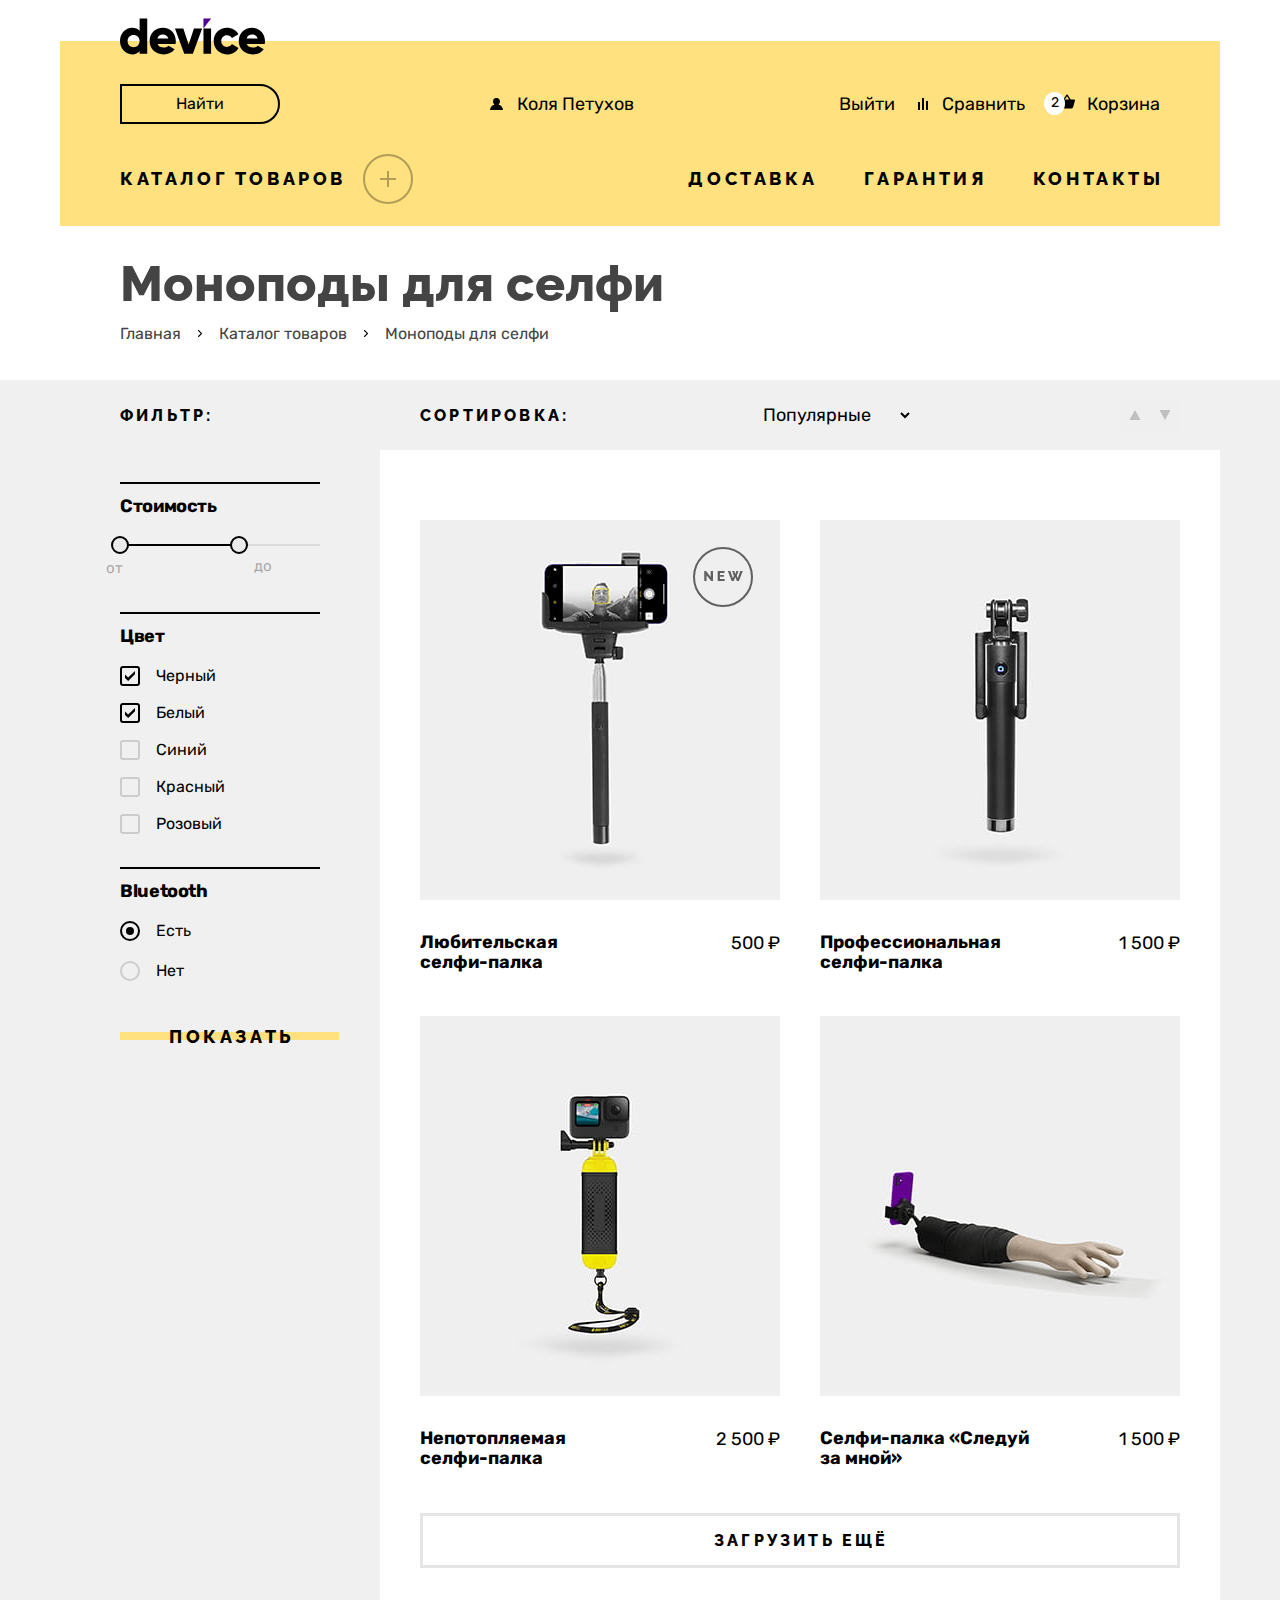
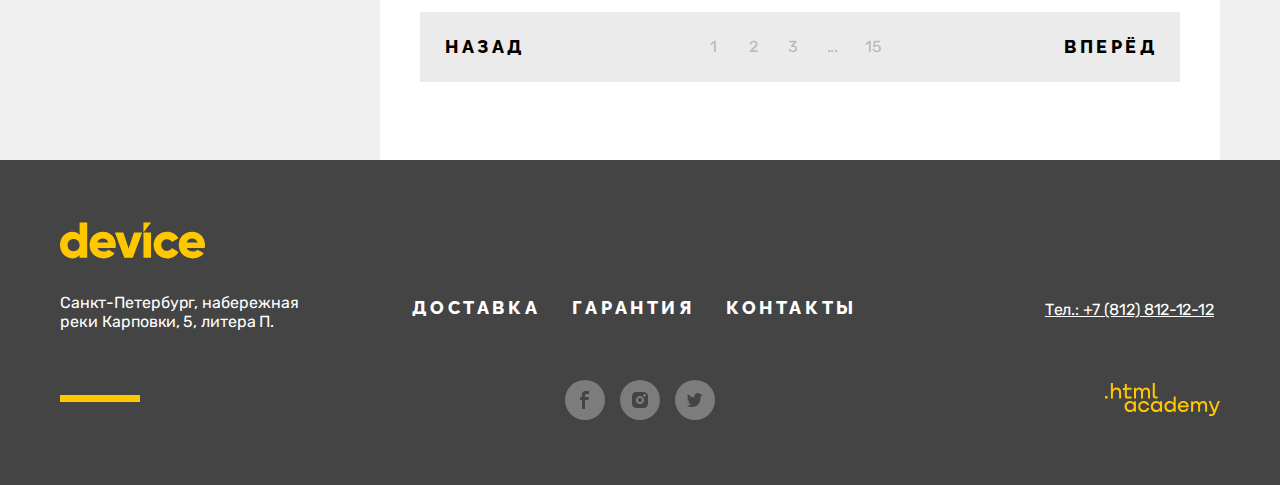
<file: 6/catalog.html>
<!DOCTYPE html>
<html lang="ru">
  <head>
    <meta charset="utf-8" />
    <title>HTML Academy: Девайс</title>
    <link rel="stylesheet" href="styles/styles.css" />
    <link rel="icon" type="image/x-icon" href="favicon.ico" />
    <base href="https://htmlacademy-htmlcss.github.io/1577773-device-33/6/">
</head>
  <body>
    <header class="content-wrapper page-header inner-header">
      <nav class="navigation">
        <a class="main-logo" href="index.html">
          <img src="images/logo.svg" width="145" height="37" alt="Логотип сайта" />
        </a>
        <div class="user-menu-wrapper">
          <form class="search" action="https://echo.htmlacademy.ru/" method="POST">
            <label class="hidden" for="search-input">Текст поиска</label>
            <input class="search-input" type="text" name="search-text" id="search-input" placeholder="Текст поиска" />
            <button class="search-submit" type="submit">Найти</button>
          </form>
          <ul class="user-menu">
            <li class="user-menu-item">
              <a class="user-menu-link" href="#"><span class="icon icon-user"></span>Коля Петухов</a>
            </li>
            <li class="user-menu-item">
              <a class="user-menu-link" href="#">Выйти</a>
            </li>
            <li class="user-menu-item">
              <a class="user-menu-link" href="#"><span class="icon icon-compare"></span>Сравнить</a>
            </li>
            <li class="user-menu-item user-menu-cart">
              <a class="user-menu-link" href="#"><span class="icon icon-cart" data-items-count="2"></span>Корзина</a>
              <div class="popover popover-cart">
                <div class="popover-content">
                  <h2 class="hidden">Корзина</h2>
                  <ul class="cart-items-list">
                    <li class="popover-cart-item">
                      <a class="cart-item-link" href="#">
                        <img class="cart-item-image" src="images/products/cart-1.jpg" width="39" height="43" alt="Любительская селфи-палка" />
                        <span class="cart-item-text">Любительская селфи-палка</span>
                      </a>
                      <button class="cart-item-button-close" type="button">
                        <svg width="10" height="10" viewBox="0 0 10 10" fill="none" xmlns="http://www.w3.org/2000/svg">
                          <path d="M10 0.909091L9.09091 0L5 4.09091L0.909091 0L0 0.909091L4.09091 5L0 9.09091L0.909091 10L5 5.90909L9.09091 10L10 9.09091L5.90909 5L10 0.909091Z" fill="white" />
                        </svg>
                        <span class="hidden">Удалить из корзины</span>
                      </button>
                    </li>
                    <li class="popover-cart-item">
                      <a class="cart-item-link" href="#">
                        <img class="cart-item-image" src="images/products/cart-2.jpg" width="39" height="43" alt="Профессиональная селфи-палка" />
                        <span class="cart-item-text">Профессиональная селфи-палка</span>
                      </a>
                      <button class="cart-item-button-close" type="button">
                        <svg width="10" height="10" viewBox="0 0 10 10" fill="none" xmlns="http://www.w3.org/2000/svg">
                          <path d="M10 0.909091L9.09091 0L5 4.09091L0.909091 0L0 0.909091L4.09091 5L0 9.09091L0.909091 10L5 5.90909L9.09091 10L10 9.09091L5.90909 5L10 0.909091Z" fill="white" />
                        </svg>
                        <span class="hidden">Удалить из корзины</span>
                      </button>
                    </li>
                  </ul>
                  <div class="popover-cart-total">
                    <p class="popover-total -text popover-goods">Товаров: 2</p>
                    <p class="popover-total -text popover-sum">Сумма: 2000 ₽</p>
                  </div>
                  <button class="cart-open-button" type="button">Открыть корзину</button>
                </div>
              </div>
            </li>
          </ul>
        </div>
        <ul class="navigation-list">
          <li class="navigation-item navigation-dropdown-handler">
            <a class="navigation-link navigation-catalog" href="catalog.html">Каталог товаров</a>
            <!-- drop-down меню -->
            <div class="navigation-dropdown-wrapper">
              <div class="navigation-column-wrapper">
                <ul class="navigation-dropdown-list">
                  <li class="navigation-dropdown-item">
                    <a href="#" class="navigation-dropdown-link">Виртуальная реальность</a>
                  </li>
                  <li class="navigation-dropdown-item">
                    <a href="catalog.html" class="navigation-dropdown-link">Моноподы для cелфи</a>
                  </li>
                  <li class="navigation-dropdown-item">
                    <a href="#" class="navigation-dropdown-link">Экшн-камеры</a>
                  </li>
                </ul>
              </div>
              <div class="navigation-column-wrapper">
                <ul class="navigation-dropdown-list">
                  <li class="navigation-dropdown-item">
                    <a href="#" class="navigation-dropdown-link">Фитнес-браслеты</a>
                  </li>
                  <li class="navigation-dropdown-item">
                    <a href="#" class="navigation-dropdown-link">Умные часы</a>
                  </li>
                </ul>
              </div>
              <div class="navigation-column-wrapper">
                <ul class="navigation-dropdown-list">
                  <li class="navigation-dropdown-item">
                    <a href="#" class="navigation-dropdown-link">Квадрокоптеры</a>
                  </li>
                </ul>
              </div>
            </div>
          </li>
          <li class="navigation-item">
            <a class="navigation-link" href="#">Доставка</a>
          </li>
          <li class="navigation-item">
            <a class="navigation-link" href="#">Гарантия</a>
          </li>
          <li class="navigation-item">
            <a class="navigation-link" href="#">Контакты</a>
          </li>
        </ul>
      </nav>
    </header>

    <main class="main-container">
      <div class="content-wrapper inner-title-wrapper">
        <h1 class="inner-header-title">Моноподы для селфи</h1>
        <ul class="breadcrumbs">
          <li class="breadcrumbs-item">
            <a class="breadcrumbs-link" href="index.html">Главная</a>
          </li>
          <li class="breadcrumbs-item">
            <a class="breadcrumbs-link" href="#">Каталог товаров</a>
          </li>
          <li class="breadcrumbs-item">
            <a class="breadcrumbs-link">Моноподы для селфи</a>
          </li>
        </ul>
      </div>

      <!-- Каталог -->
      <section class="catalog-section">
        <div class="content-wrapper catalog-wrapper">
          <h2 class="hidden">Каталог товаров</h2>

          <div class="filters-wrapper">
            <h3 class="catalog-title">Фильтр:</h3>
            <form class="filters" action="https://echo.htmlacademy.ru/" method="POST">
              <fieldset class="filters-group">
                <legend class="filters-group-title">Стоимость</legend>
                <div class="range">
                  <div class="range-track">
                    <div class="range-track-active">
                      <button class="range-button range-button-min" type="button">
                        <span class="hidden">Цена от</span>
                      </button>
                      <button class="range-button range-button-max" type="button">
                        <span class="hidden">Цена до</span>
                      </button>
                    </div>
                  </div>
                  <div class="range-text-wrapper">
                    <label class="range-text-label"> от <input class="range-text-input" type="number" value="0" name="min-price" /> </label>
                    <label class="range-text-label"> до <input class="range-text-input" type="number" value="5000" name="max-price" /> </label>
                  </div>
                </div>
              </fieldset>

              <fieldset class="filters-group">
                <legend class="filters-group-title">Цвет</legend>
                <ul class="filters-list">
                  <li class="filters-item">
                    <label class="checkbox-label">
                      <input class="checkbox-input" type="checkbox" name="black" checked />
                      <span class="checkbox-mimic"></span>
                      <span class="checkbox-text">Черный</span>
                    </label>
                  </li>
                  <li class="filters-item">
                    <label class="checkbox-label">
                      <input class="checkbox-input" type="checkbox" name="white" checked />
                      <span class="checkbox-mimic"></span>
                      <span class="checkbox-text">Белый</span>
                    </label>
                  </li>
                  <li class="filters-item">
                    <label class="checkbox-label">
                      <input class="checkbox-input" type="checkbox" name="blue" />
                      <span class="checkbox-mimic"></span>
                      <span class="checkbox-text">Синий</span>
                    </label>
                  </li>
                  <li class="filters-item">
                    <label class="checkbox-label">
                      <input class="checkbox-input" type="checkbox" name="red" />
                      <span class="checkbox-mimic"></span>
                      <span class="checkbox-text">Красный</span>
                    </label>
                  </li>
                  <li class="filters-item">
                    <label class="checkbox-label">
                      <input class="checkbox-input" type="checkbox" name="pink" />
                      <span class="checkbox-mimic"></span>
                      <span class="checkbox-text">Розовый</span>
                    </label>
                  </li>
                </ul>
              </fieldset>

              <fieldset class="filters-group">
                <legend class="filters-group-title">Bluetooth</legend>
                <ul class="filters-list">
                  <li class="filters-item">
                    <label class="radio-label">
                      <input class="radio-input" type="radio" name="bt-option" value="1" checked />
                      <span class="radio-mimic"></span>
                      <span class="radio-text">Есть</span>
                    </label>
                  </li>
                  <li class="filters-item">
                    <label class="radio-label">
                      <input class="radio-input" type="radio" name="bt-option" value="0" />
                      <span class="radio-mimic"></span>
                      <span class="radio-text">Нет</span>
                    </label>
                  </li>
                </ul>
              </fieldset>

              <button class="button button-submit filters-button" type="submit">Показать</button>
            </form>
          </div>

          <div class="products-wrapper">
            <div class="sort-controls-wrapper">
              <h3 class="filters-title">Сортировка:</h3>
              <select class="select-control" aria-label="Сортировка">
                <option value="popular">Популярные</option>
                <option value="expensive">Дорогие</option>
                <option value="non-expensive">Недорогие</option>
              </select>

              <button class="button-sort button-asc" type="button">
                <span class="hidden">Прямая сортировка</span>
              </button>
              <button class="button-sort button-desc" type="button">
                <span class="hidden">Обратная сортировка</span>
              </button>
            </div>
            <div class="product-list-wrapper">
              <ul class="product-list">
                <li class="product-card product-card-new">
                  <a class="product-card-link" href="product.html">
                    <div class="product-card-overlay"><span class="product-card-info">Подробнее</span></div>
                    <img class="product-card-image" src="images/products/product-1.jpg" width="360" height="380" alt="Стандартная селфи-палка для смартфона." />
                    <div class="product-card-wrapper">
                      <h3 class="product-card-title">Любительская<br />селфи-палка</h3>
                      <p class="product-card-price">500 ₽</p>
                    </div>
                  </a>
                </li>
                <li class="product-card">
                  <a class="product-card-link" href="product.html">
                    <div class="product-card-overlay"><span class="product-card-info">Подробнее</span></div>
                    <img class="product-card-image" src="images/products/product-2.jpg" width="360" height="380" alt="Длинная селфи-палка с управлением." />
                    <div class="product-card-wrapper">
                      <h3 class="product-card-title">Профессиональная<br />селфи-палка</h3>
                      <p class="product-card-price">1 500 ₽</p>
                    </div>
                  </a>
                </li>
                <li class="product-card">
                  <a class="product-card-link" href="product.html">
                    <div class="product-card-overlay"><span class="product-card-info">Подробнее</span></div>
                    <img class="product-card-image" src="images/products/product-3.jpg" width="360" height="380" alt="Яркая селфи-палка в форме поплавка для экшн-камеры." />
                    <div class="product-card-wrapper">
                      <h3 class="product-card-title">Непотопляемая<br />селфи-палка</h3>
                      <p class="product-card-price">2 500 ₽</p>
                    </div>
                  </a>
                </li>
                <li class="product-card">
                  <a class="product-card-link" href="product.html">
                    <div class="product-card-overlay"><span class="product-card-info">Подробнее</span></div>
                    <img class="product-card-image" src="images/products/product-4.jpg" width="360" height="380" alt="Селфи-палка в форме руки." />
                    <div class="product-card-wrapper">
                      <h3 class="product-card-title">
                        Селфи-палка «Следуй<br />
                        за мной»
                      </h3>
                      <p class="product-card-price">1 500 ₽</p>
                    </div>
                  </a>
                </li>
              </ul>

              <button class="pagination-show-more" type="button">Загрузить ещё</button>

              <!-- Постраничная навигация -->
              <ul class="pagination">
                <li class="pagination-item">
                  <a class="pagination-prev" href="#">Назад</a>
                </li>
                <li class="pagination-item">
                  <a class="pagination-link pagination-current" href="#">1</a>
                </li>
                <li class="pagination-item">
                  <a class="pagination-link" href="#">2</a>
                </li>
                <li class="pagination-item">
                  <a class="pagination-link" href="#">3</a>
                </li>
                <li class="pagination-item">
                  <a class="pagination-link" href="#">...</a>
                </li>
                <li class="pagination-item">
                  <a class="pagination-link" href="#">15</a>
                </li>
                <li class="pagination-item">
                  <a class="pagination-next" href="#">Вперёд</a>
                </li>
              </ul>
            </div>
          </div>
        </div>
      </section>
    </main>

    <!-- Подвал -->
    <footer class="page-footer">
      <div class="content-wrapper footer-wrapper">
        <div class="footer-left-block">
          <a class="main-logo" href="index.html">
            <img src="images/logo_yellow.svg" width="145" height="37" alt="Логотип сайта" />
          </a>

          <h2 class="hidden">Наш адрес</h2>
          <address class="footer-adress">
            <p class="about-text">Санкт-Петербург, набережная реки Карповки, 5, литера П.</p>
          </address>
        </div>

        <div class="footer-center-block">
          <nav class="footer-navigation">
            <h2 class="hidden">Дополнительная навигация</h2>
            <ul class="footer-navigation-list">
              <li class="footer-navigation-item">
                <a class="footer-navigation-link" href="#">Доставка</a>
              </li>
              <li class="footer-navigation-item">
                <a class="footer-navigation-link" href="#">Гарантия</a>
              </li>
              <li class="footer-navigation-item">
                <a class="footer-navigation-link" href="#">Контакты</a>
              </li>
            </ul>
          </nav>
          <h2 class="hidden">Мы в соцсетях</h2>
          <ul class="footer-social-list">
            <li class="footer-social-item">
              <a class="footer-social-link fb-link" href="https://www.facebook.com/htmlacademy">
                <span class="hidden">Фэйсбук</span>
              </a>
            </li>
            <li class="footer-social-item">
              <a class="footer-social-link instagram-link" href="https://www.instagram.com/htmlacademy/">
                <span class="hidden">Инстаграм</span>
              </a>
            </li>
            <li class="footer-social-item">
              <a class="footer-social-link twitter-link" href="https://twitter.com/htmlacademy_ru">
                <span class="hidden">Твиттер</span>
              </a>
            </li>
          </ul>
        </div>

        <div class="footer-right-block">
          <h2 class="hidden">Телефон для связи</h2>
          <a class="footer-contacts-phone" href="tel:+78128121212">Тел.: +7 (812) 812-12-12</a>

          <a class="htmlacademy-link" href="https://htmlacademy.ru/">
            <svg aria-hidden="true" focusable="false" width="115" height="33" viewBox="0 0 115 33" fill="none" xmlns="http://www.w3.org/2000/svg">
              <path
                d="M0 12.9v2.6h2.5v-2.6H0ZM11.6 4.5c-1.6 0-2.8.7-3.6 1.7h-.1V0h-2v15.5h2v-5.3c0-2.1 1.3-3.6 3.3-3.6 1.8 0 2.9 1.4 2.9 3.2v5.7h2V9.4c.1-3-1.8-4.9-4.5-4.9ZM26.6 4.8h-4.8V1.1h-2v3.8h-1.9v2h1.9v6c0 1.7 1 2.7 2.7 2.7h4.1v-2h-3.7c-.7 0-1.1-.4-1.1-1.1V6.8h4.8v-2ZM41.1 4.6c-1.6 0-2.9.8-3.5 2.1h-.1c-.6-1.2-1.8-2.1-3.4-2.1-1.4 0-2.5.8-3.1 1.8h-.1V4.8H29v10.6h2V10c0-2 1-3.5 2.6-3.5 1.5 0 2.4 1 2.4 2.6v6.3h2V9.8c0-2.4 1.4-3.3 2.6-3.3 1.5 0 2.4 1 2.4 2.6v6.3h2V8.9c.1-2.5-1.4-4.3-3.9-4.3ZM47.8 12.7c0 1.7 1 2.7 2.8 2.7h2v-2h-1.7c-.7 0-1.1-.4-1.1-1.1V0h-2v12.7ZM28.9 19.7c-.9-1.1-2.2-1.8-3.9-1.8-3.1 0-5.4 2.3-5.4 5.6s2.3 5.6 5.4 5.6c1.8 0 3-.8 3.8-1.9h.1v1.6h2V18.2h-2v1.5Zm-3.6 7.4c-2.2 0-3.6-1.6-3.6-3.6s1.4-3.6 3.6-3.6 3.6 1.6 3.6 3.6c0 1.9-1.4 3.6-3.6 3.6ZM44.2 22c-.5-2.4-2.6-4.1-5.4-4.1a5.4 5.4 0 0 0-5.6 5.6c0 3.1 2.2 5.6 5.6 5.6 2.8 0 4.9-1.8 5.4-4.2h-2.1a3.4 3.4 0 0 1-3.3 2.3c-2.2 0-3.6-1.6-3.6-3.6s1.4-3.6 3.6-3.6c1.6 0 2.8 1 3.3 2.2h2.1V22ZM55.1 19.7c-.9-1.1-2.2-1.8-3.9-1.8-3.1 0-5.4 2.3-5.4 5.6s2.3 5.6 5.4 5.6c1.8 0 3-.8 3.8-1.9h.1v1.6h2V18.2h-2v1.5Zm-3.6 7.4c-2.2 0-3.6-1.6-3.6-3.6s1.4-3.6 3.6-3.6 3.6 1.6 3.6 3.6c0 1.9-1.5 3.6-3.6 3.6ZM68.7 19.8c-.9-1.1-2.2-1.9-3.9-1.9-3.1 0-5.4 2.3-5.4 5.6s2.2 5.6 5.4 5.6c1.7 0 3-.8 3.8-1.8h.1v1.5h2V13.4h-2v6.4Zm-3.6 7.3c-2.2 0-3.6-1.6-3.6-3.6s1.4-3.6 3.6-3.6 3.6 1.6 3.6 3.6c-.1 2-1.5 3.6-3.6 3.6ZM78.3 17.9c-3.3 0-5.5 2.5-5.5 5.6 0 3 2.1 5.6 5.5 5.6 2.5 0 4.5-1.3 5.2-3.6h-2.1c-.5 1-1.6 1.6-3 1.6-1.9 0-3.3-1.3-3.4-2.9h8.8c.2-3.6-2-6.3-5.5-6.3Zm0 1.9c1.7 0 3 1 3.3 2.6h-6.5c.3-1.5 1.5-2.6 3.2-2.6ZM98.2 17.9c-1.6 0-2.9.8-3.6 2h-.1c-.6-1.2-1.8-2-3.4-2-1.4 0-2.5.7-3.1 1.8v-1.5h-1.9v10.6h2v-5.4c0-2 1-3.4 2.6-3.5 1.5 0 2.4 1 2.4 2.6v6.3h2v-5.6c0-2.4 1.4-3.3 2.6-3.3 1.5 0 2.4 1 2.4 2.6v6.3h2v-6.5c.1-2.6-1.4-4.4-3.9-4.4ZM109.4 27l-3.6-8.9h-2.2l4.8 11.6c-.3.9-.7 1.2-1.7 1.2h-2.5v2h2.5c1.8 0 2.8-.8 3.5-2.6l4.7-12.2h-2.1l-3.4 8.9Z"
                fill="#FFC700"
              />
            </svg>
            <span class="hidden">HTML Academy</span>
          </a>
        </div>
      </div>
    </footer>
  </body>
</html>
</file>
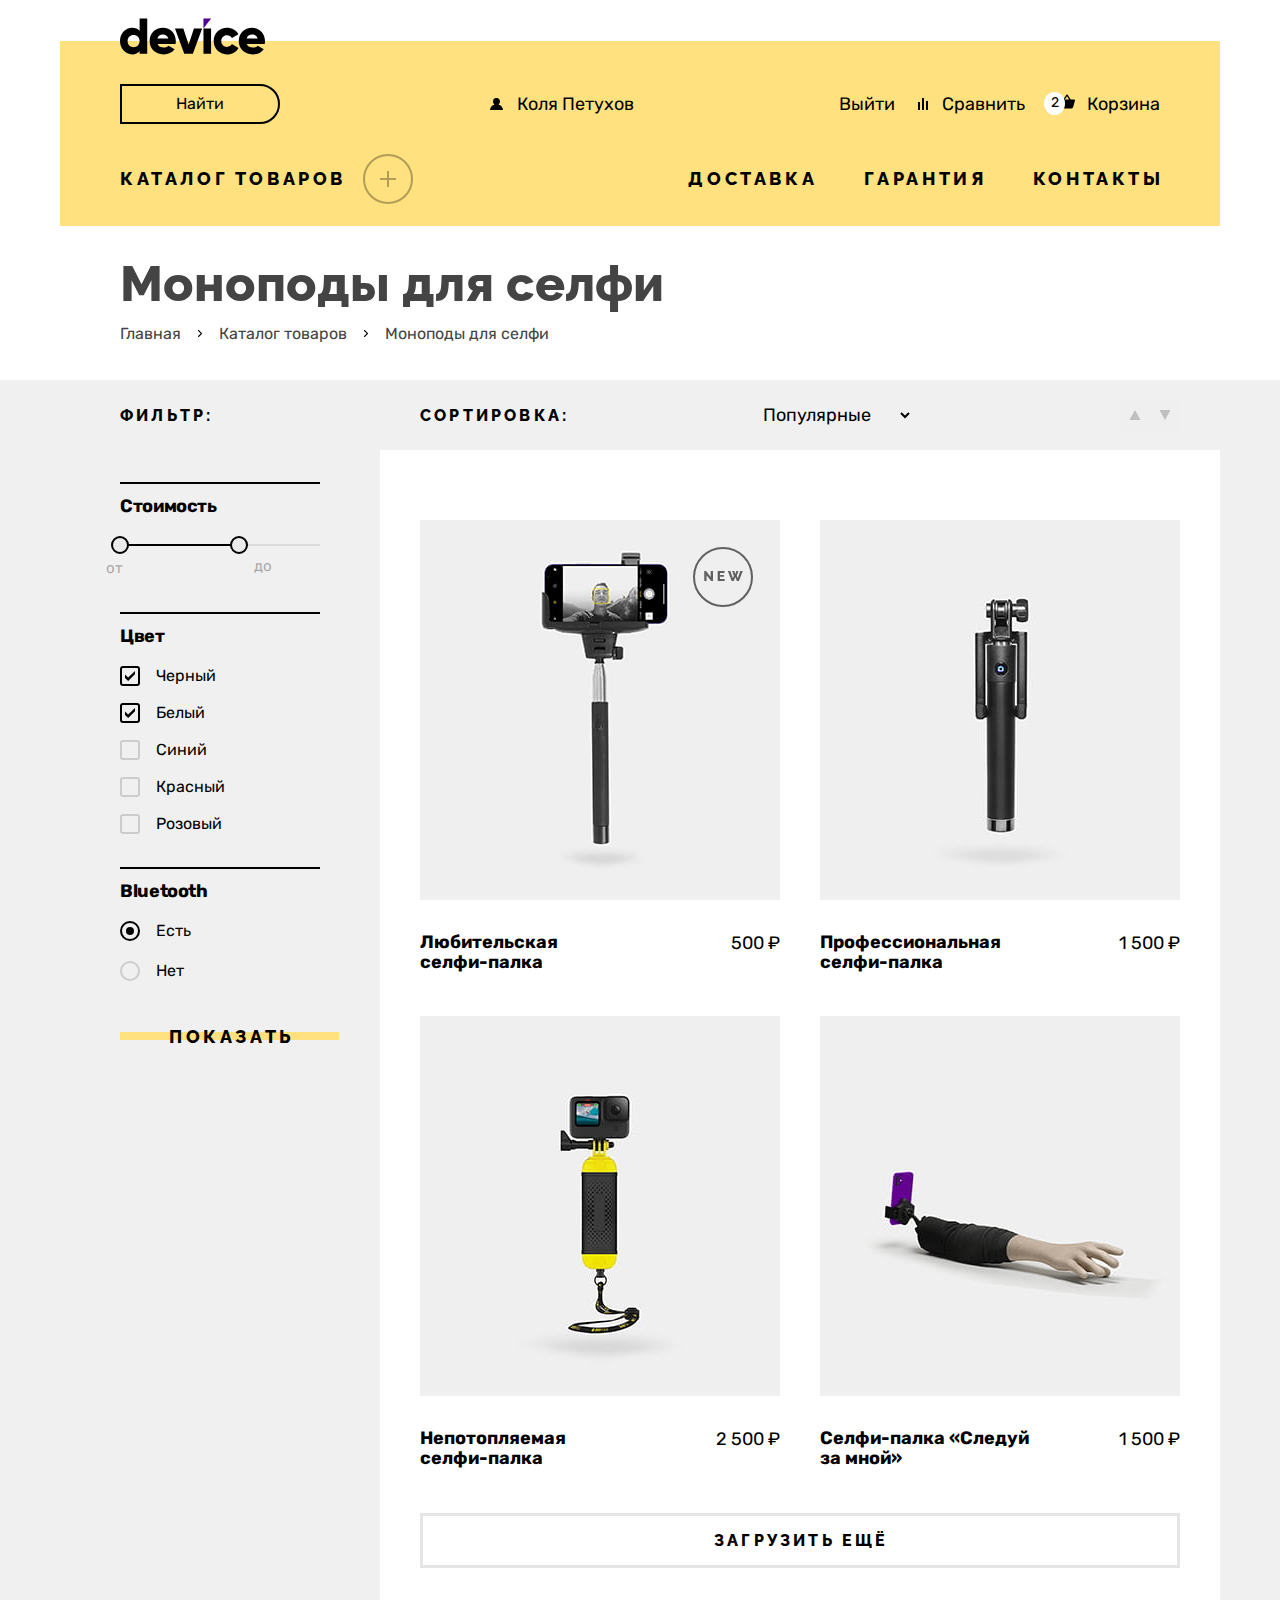
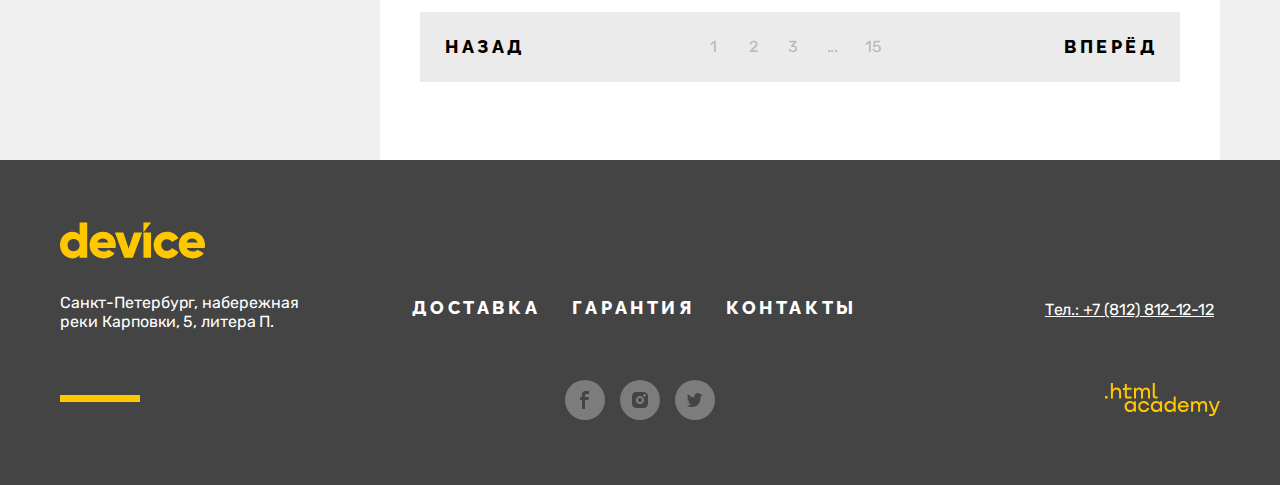
<file: 7/catalog.html>
<!DOCTYPE html>
<html lang="ru">
  <head>
    <meta charset="utf-8" />
    <title>HTML Academy: Девайс</title>
    <link rel="stylesheet" href="styles/styles.css" />
    <link rel="icon" type="image/x-icon" href="favicon.ico" />
    <base href="https://htmlacademy-htmlcss.github.io/1577773-device-33/7/">
</head>
  <body>
    <header class="content-wrapper page-header inner-header">
      <nav class="navigation">
        <a class="main-logo" href="index.html">
          <img src="images/logo.svg" width="145" height="37" alt="Логотип сайта" />
        </a>
        <div class="user-menu-wrapper">
          <form class="search" action="https://echo.htmlacademy.ru/" method="POST">
            <label class="hidden" for="search-input">Текст поиска</label>
            <input class="search-input" type="text" name="search-text" id="search-input" placeholder="Текст поиска" />
            <button class="search-submit" type="submit">Найти</button>
          </form>
          <ul class="user-menu">
            <li class="user-menu-item">
              <a class="user-menu-link" href="#"><span class="icon icon-user"></span>Коля Петухов</a>
            </li>
            <li class="user-menu-item">
              <a class="user-menu-link" href="#">Выйти</a>
            </li>
            <li class="user-menu-item">
              <a class="user-menu-link" href="#"><span class="icon icon-compare"></span>Сравнить</a>
            </li>
            <li class="user-menu-item user-menu-cart">
              <a class="user-menu-link" href="#"><span class="icon icon-cart" data-items-count="2"></span>Корзина</a>
              <div class="popover popover-cart">
                <div class="popover-content">
                  <h2 class="hidden">Корзина</h2>
                  <ul class="cart-items-list">
                    <li class="popover-cart-item">
                      <a class="cart-item-link" href="#">
                        <img class="cart-item-image" src="images/products/cart-1.jpg" width="39" height="43" alt="Любительская селфи-палка" />
                        <span class="cart-item-text">Любительская селфи-палка</span>
                      </a>
                      <button class="cart-item-button-close" type="button">
                        <svg width="10" height="10" viewBox="0 0 10 10" fill="none" xmlns="http://www.w3.org/2000/svg">
                          <path d="M10 0.909091L9.09091 0L5 4.09091L0.909091 0L0 0.909091L4.09091 5L0 9.09091L0.909091 10L5 5.90909L9.09091 10L10 9.09091L5.90909 5L10 0.909091Z" fill="white" />
                        </svg>
                        <span class="hidden">Удалить из корзины</span>
                      </button>
                    </li>
                    <li class="popover-cart-item">
                      <a class="cart-item-link" href="#">
                        <img class="cart-item-image" src="images/products/cart-2.jpg" width="39" height="43" alt="Профессиональная селфи-палка" />
                        <span class="cart-item-text">Профессиональная селфи-палка</span>
                      </a>
                      <button class="cart-item-button-close" type="button">
                        <svg width="10" height="10" viewBox="0 0 10 10" fill="none" xmlns="http://www.w3.org/2000/svg">
                          <path d="M10 0.909091L9.09091 0L5 4.09091L0.909091 0L0 0.909091L4.09091 5L0 9.09091L0.909091 10L5 5.90909L9.09091 10L10 9.09091L5.90909 5L10 0.909091Z" fill="white" />
                        </svg>
                        <span class="hidden">Удалить из корзины</span>
                      </button>
                    </li>
                  </ul>
                  <div class="popover-cart-total">
                    <p class="popover-total -text popover-goods">Товаров: 2</p>
                    <p class="popover-total -text popover-sum">Сумма: 2000 ₽</p>
                  </div>
                  <button class="cart-open-button" type="button">Открыть корзину</button>
                </div>
              </div>
            </li>
          </ul>
        </div>
        <ul class="navigation-list">
          <li class="navigation-item navigation-dropdown-handler">
            <a class="navigation-link navigation-catalog" href="catalog.html">Каталог товаров</a>
            <!-- drop-down меню -->
            <div class="navigation-dropdown-wrapper">
              <div class="navigation-column-wrapper">
                <ul class="navigation-dropdown-list">
                  <li class="navigation-dropdown-item">
                    <a href="#" class="navigation-dropdown-link">Виртуальная реальность</a>
                  </li>
                  <li class="navigation-dropdown-item">
                    <a href="catalog.html" class="navigation-dropdown-link">Моноподы для cелфи</a>
                  </li>
                  <li class="navigation-dropdown-item">
                    <a href="#" class="navigation-dropdown-link">Экшн-камеры</a>
                  </li>
                </ul>
              </div>
              <div class="navigation-column-wrapper">
                <ul class="navigation-dropdown-list">
                  <li class="navigation-dropdown-item">
                    <a href="#" class="navigation-dropdown-link">Фитнес-браслеты</a>
                  </li>
                  <li class="navigation-dropdown-item">
                    <a href="#" class="navigation-dropdown-link">Умные часы</a>
                  </li>
                </ul>
              </div>
              <div class="navigation-column-wrapper">
                <ul class="navigation-dropdown-list">
                  <li class="navigation-dropdown-item">
                    <a href="#" class="navigation-dropdown-link">Квадрокоптеры</a>
                  </li>
                </ul>
              </div>
            </div>
          </li>
          <li class="navigation-item">
            <a class="navigation-link" href="#">Доставка</a>
          </li>
          <li class="navigation-item">
            <a class="navigation-link" href="#">Гарантия</a>
          </li>
          <li class="navigation-item">
            <a class="navigation-link" href="#">Контакты</a>
          </li>
        </ul>
      </nav>
    </header>

    <main class="main-container">
      <div class="content-wrapper inner-title-wrapper">
        <h1 class="inner-header-title">Моноподы для селфи</h1>
        <ul class="breadcrumbs">
          <li class="breadcrumbs-item">
            <a class="breadcrumbs-link" href="index.html">Главная</a>
          </li>
          <li class="breadcrumbs-item">
            <a class="breadcrumbs-link" href="#">Каталог товаров</a>
          </li>
          <li class="breadcrumbs-item">
            <a class="breadcrumbs-link">Моноподы для селфи</a>
          </li>
        </ul>
      </div>

      <!-- Каталог -->
      <section class="catalog-section">
        <div class="content-wrapper catalog-wrapper">
          <h2 class="hidden">Каталог товаров</h2>

          <div class="filters-wrapper">
            <h3 class="catalog-title">Фильтр:</h3>
            <form class="filters" action="https://echo.htmlacademy.ru/" method="POST">
              <fieldset class="filters-group">
                <legend class="filters-group-title">Стоимость</legend>
                <div class="range">
                  <div class="range-track">
                    <div class="range-track-active">
                      <button class="range-button range-button-min" type="button">
                        <span class="hidden">Цена от</span>
                      </button>
                      <button class="range-button range-button-max" type="button">
                        <span class="hidden">Цена до</span>
                      </button>
                    </div>
                  </div>
                  <div class="range-text-wrapper">
                    <label class="range-text-label"> от <input class="range-text-input" type="number" value="0" name="min-price" /> </label>
                    <label class="range-text-label"> до <input class="range-text-input" type="number" value="5000" name="max-price" /> </label>
                  </div>
                </div>
              </fieldset>

              <fieldset class="filters-group">
                <legend class="filters-group-title">Цвет</legend>
                <ul class="filters-list">
                  <li class="filters-item">
                    <label class="checkbox-label">
                      <input class="checkbox-input" type="checkbox" name="black" checked />
                      <span class="checkbox-mimic"></span>
                      <span class="checkbox-text">Черный</span>
                    </label>
                  </li>
                  <li class="filters-item">
                    <label class="checkbox-label">
                      <input class="checkbox-input" type="checkbox" name="white" checked />
                      <span class="checkbox-mimic"></span>
                      <span class="checkbox-text">Белый</span>
                    </label>
                  </li>
                  <li class="filters-item">
                    <label class="checkbox-label">
                      <input class="checkbox-input" type="checkbox" name="blue" />
                      <span class="checkbox-mimic"></span>
                      <span class="checkbox-text">Синий</span>
                    </label>
                  </li>
                  <li class="filters-item">
                    <label class="checkbox-label">
                      <input class="checkbox-input" type="checkbox" name="red" />
                      <span class="checkbox-mimic"></span>
                      <span class="checkbox-text">Красный</span>
                    </label>
                  </li>
                  <li class="filters-item">
                    <label class="checkbox-label">
                      <input class="checkbox-input" type="checkbox" name="pink" />
                      <span class="checkbox-mimic"></span>
                      <span class="checkbox-text">Розовый</span>
                    </label>
                  </li>
                </ul>
              </fieldset>

              <fieldset class="filters-group">
                <legend class="filters-group-title">Bluetooth</legend>
                <ul class="filters-list">
                  <li class="filters-item">
                    <label class="radio-label">
                      <input class="radio-input" type="radio" name="bt-option" value="1" checked />
                      <span class="radio-mimic"></span>
                      <span class="radio-text">Есть</span>
                    </label>
                  </li>
                  <li class="filters-item">
                    <label class="radio-label">
                      <input class="radio-input" type="radio" name="bt-option" value="0" />
                      <span class="radio-mimic"></span>
                      <span class="radio-text">Нет</span>
                    </label>
                  </li>
                </ul>
              </fieldset>

              <button class="button button-submit filters-button" type="submit">Показать</button>
            </form>
          </div>

          <div class="products-wrapper">
            <div class="sort-controls-wrapper">
              <h3 class="filters-title">Сортировка:</h3>
              <select class="select-control" aria-label="Сортировка">
                <option value="popular">Популярные</option>
                <option value="expensive">Дорогие</option>
                <option value="non-expensive">Недорогие</option>
              </select>

              <button class="button-sort button-asc" type="button">
                <span class="hidden">Прямая сортировка</span>
              </button>
              <button class="button-sort button-desc" type="button">
                <span class="hidden">Обратная сортировка</span>
              </button>
            </div>
            <div class="product-list-wrapper">
              <ul class="product-list">
                <li class="product-card product-card-new">
                  <a class="product-card-link" href="product.html">
                    <div class="product-card-overlay"><span class="product-card-info">Подробнее</span></div>
                    <img class="product-card-image" src="images/products/product-1.jpg" width="360" height="380" alt="Стандартная селфи-палка для смартфона." />
                    <div class="product-card-wrapper">
                      <h3 class="product-card-title">Любительская<br />селфи-палка</h3>
                      <p class="product-card-price">500 ₽</p>
                    </div>
                  </a>
                </li>
                <li class="product-card">
                  <a class="product-card-link" href="product.html">
                    <div class="product-card-overlay"><span class="product-card-info">Подробнее</span></div>
                    <img class="product-card-image" src="images/products/product-2.jpg" width="360" height="380" alt="Длинная селфи-палка с управлением." />
                    <div class="product-card-wrapper">
                      <h3 class="product-card-title">Профессиональная<br />селфи-палка</h3>
                      <p class="product-card-price">1 500 ₽</p>
                    </div>
                  </a>
                </li>
                <li class="product-card">
                  <a class="product-card-link" href="product.html">
                    <div class="product-card-overlay"><span class="product-card-info">Подробнее</span></div>
                    <img class="product-card-image" src="images/products/product-3.jpg" width="360" height="380" alt="Яркая селфи-палка в форме поплавка для экшн-камеры." />
                    <div class="product-card-wrapper">
                      <h3 class="product-card-title">Непотопляемая<br />селфи-палка</h3>
                      <p class="product-card-price">2 500 ₽</p>
                    </div>
                  </a>
                </li>
                <li class="product-card">
                  <a class="product-card-link" href="product.html">
                    <div class="product-card-overlay"><span class="product-card-info">Подробнее</span></div>
                    <img class="product-card-image" src="images/products/product-4.jpg" width="360" height="380" alt="Селфи-палка в форме руки." />
                    <div class="product-card-wrapper">
                      <h3 class="product-card-title">
                        Селфи-палка «Следуй<br />
                        за мной»
                      </h3>
                      <p class="product-card-price">1 500 ₽</p>
                    </div>
                  </a>
                </li>
              </ul>

              <button class="pagination-show-more" type="button">Загрузить ещё</button>

              <!-- Постраничная навигация -->
              <ul class="pagination">
                <li class="pagination-item">
                  <a class="pagination-prev" href="#">Назад</a>
                </li>
                <li class="pagination-item">
                  <a class="pagination-link pagination-current" href="#">1</a>
                </li>
                <li class="pagination-item">
                  <a class="pagination-link" href="#">2</a>
                </li>
                <li class="pagination-item">
                  <a class="pagination-link" href="#">3</a>
                </li>
                <li class="pagination-item">
                  <a class="pagination-link" href="#">...</a>
                </li>
                <li class="pagination-item">
                  <a class="pagination-link" href="#">15</a>
                </li>
                <li class="pagination-item">
                  <a class="pagination-next" href="#">Вперёд</a>
                </li>
              </ul>
            </div>
          </div>
        </div>
      </section>
    </main>

    <!-- Подвал -->
    <footer class="page-footer">
      <div class="content-wrapper footer-wrapper">
        <div class="footer-left-block">
          <a class="main-logo" href="index.html">
            <img src="images/logo_yellow.svg" width="145" height="37" alt="Логотип сайта" />
          </a>

          <h2 class="hidden">Наш адрес</h2>
          <address class="footer-adress">
            <p class="about-text">Санкт-Петербург, набережная реки Карповки, 5, литера П.</p>
          </address>
        </div>

        <div class="footer-center-block">
          <nav class="footer-navigation">
            <h2 class="hidden">Дополнительная навигация</h2>
            <ul class="footer-navigation-list">
              <li class="footer-navigation-item">
                <a class="footer-navigation-link" href="#">Доставка</a>
              </li>
              <li class="footer-navigation-item">
                <a class="footer-navigation-link" href="#">Гарантия</a>
              </li>
              <li class="footer-navigation-item">
                <a class="footer-navigation-link" href="#">Контакты</a>
              </li>
            </ul>
          </nav>
          <h2 class="hidden">Мы в соцсетях</h2>
          <ul class="footer-social-list">
            <li class="footer-social-item">
              <a class="footer-social-link fb-link" href="https://www.facebook.com/htmlacademy">
                <span class="hidden">Фэйсбук</span>
              </a>
            </li>
            <li class="footer-social-item">
              <a class="footer-social-link instagram-link" href="https://www.instagram.com/htmlacademy/">
                <span class="hidden">Инстаграм</span>
              </a>
            </li>
            <li class="footer-social-item">
              <a class="footer-social-link twitter-link" href="https://twitter.com/htmlacademy_ru">
                <span class="hidden">Твиттер</span>
              </a>
            </li>
          </ul>
        </div>

        <div class="footer-right-block">
          <h2 class="hidden">Телефон для связи</h2>
          <a class="footer-contacts-phone" href="tel:+78128121212"> Тел.: +7 (812) 812-12-12</a>

          <a class="htmlacademy-link" href="https://htmlacademy.ru/">
            <svg aria-hidden="true" focusable="false" width="115" height="33" viewBox="0 0 115 33" fill="none" xmlns="http://www.w3.org/2000/svg">
              <path
                d="M0 12.9v2.6h2.5v-2.6H0ZM11.6 4.5c-1.6 0-2.8.7-3.6 1.7h-.1V0h-2v15.5h2v-5.3c0-2.1 1.3-3.6 3.3-3.6 1.8 0 2.9 1.4 2.9 3.2v5.7h2V9.4c.1-3-1.8-4.9-4.5-4.9ZM26.6 4.8h-4.8V1.1h-2v3.8h-1.9v2h1.9v6c0 1.7 1 2.7 2.7 2.7h4.1v-2h-3.7c-.7 0-1.1-.4-1.1-1.1V6.8h4.8v-2ZM41.1 4.6c-1.6 0-2.9.8-3.5 2.1h-.1c-.6-1.2-1.8-2.1-3.4-2.1-1.4 0-2.5.8-3.1 1.8h-.1V4.8H29v10.6h2V10c0-2 1-3.5 2.6-3.5 1.5 0 2.4 1 2.4 2.6v6.3h2V9.8c0-2.4 1.4-3.3 2.6-3.3 1.5 0 2.4 1 2.4 2.6v6.3h2V8.9c.1-2.5-1.4-4.3-3.9-4.3ZM47.8 12.7c0 1.7 1 2.7 2.8 2.7h2v-2h-1.7c-.7 0-1.1-.4-1.1-1.1V0h-2v12.7ZM28.9 19.7c-.9-1.1-2.2-1.8-3.9-1.8-3.1 0-5.4 2.3-5.4 5.6s2.3 5.6 5.4 5.6c1.8 0 3-.8 3.8-1.9h.1v1.6h2V18.2h-2v1.5Zm-3.6 7.4c-2.2 0-3.6-1.6-3.6-3.6s1.4-3.6 3.6-3.6 3.6 1.6 3.6 3.6c0 1.9-1.4 3.6-3.6 3.6ZM44.2 22c-.5-2.4-2.6-4.1-5.4-4.1a5.4 5.4 0 0 0-5.6 5.6c0 3.1 2.2 5.6 5.6 5.6 2.8 0 4.9-1.8 5.4-4.2h-2.1a3.4 3.4 0 0 1-3.3 2.3c-2.2 0-3.6-1.6-3.6-3.6s1.4-3.6 3.6-3.6c1.6 0 2.8 1 3.3 2.2h2.1V22ZM55.1 19.7c-.9-1.1-2.2-1.8-3.9-1.8-3.1 0-5.4 2.3-5.4 5.6s2.3 5.6 5.4 5.6c1.8 0 3-.8 3.8-1.9h.1v1.6h2V18.2h-2v1.5Zm-3.6 7.4c-2.2 0-3.6-1.6-3.6-3.6s1.4-3.6 3.6-3.6 3.6 1.6 3.6 3.6c0 1.9-1.5 3.6-3.6 3.6ZM68.7 19.8c-.9-1.1-2.2-1.9-3.9-1.9-3.1 0-5.4 2.3-5.4 5.6s2.2 5.6 5.4 5.6c1.7 0 3-.8 3.8-1.8h.1v1.5h2V13.4h-2v6.4Zm-3.6 7.3c-2.2 0-3.6-1.6-3.6-3.6s1.4-3.6 3.6-3.6 3.6 1.6 3.6 3.6c-.1 2-1.5 3.6-3.6 3.6ZM78.3 17.9c-3.3 0-5.5 2.5-5.5 5.6 0 3 2.1 5.6 5.5 5.6 2.5 0 4.5-1.3 5.2-3.6h-2.1c-.5 1-1.6 1.6-3 1.6-1.9 0-3.3-1.3-3.4-2.9h8.8c.2-3.6-2-6.3-5.5-6.3Zm0 1.9c1.7 0 3 1 3.3 2.6h-6.5c.3-1.5 1.5-2.6 3.2-2.6ZM98.2 17.9c-1.6 0-2.9.8-3.6 2h-.1c-.6-1.2-1.8-2-3.4-2-1.4 0-2.5.7-3.1 1.8v-1.5h-1.9v10.6h2v-5.4c0-2 1-3.4 2.6-3.5 1.5 0 2.4 1 2.4 2.6v6.3h2v-5.6c0-2.4 1.4-3.3 2.6-3.3 1.5 0 2.4 1 2.4 2.6v6.3h2v-6.5c.1-2.6-1.4-4.4-3.9-4.4ZM109.4 27l-3.6-8.9h-2.2l4.8 11.6c-.3.9-.7 1.2-1.7 1.2h-2.5v2h2.5c1.8 0 2.8-.8 3.5-2.6l4.7-12.2h-2.1l-3.4 8.9Z"
                fill="#FFC700"
              />
            </svg>
            <span class="hidden">HTML Academy</span>
          </a>
        </div>
      </div>
    </footer>
  </body>
</html>
</file>
<file: styles/styles.css>
@font-face {
  font-family: "Rubik";
  font-style: normal;
  font-weight: 400;
  src: url("../fonts/rubik/rubik-400.woff2") format("woff2");
  font-display: swap;
}

@font-face {
  font-family: "Rubik";
  font-style: normal;
  font-weight: 700;
  src: url("../fonts/rubik/rubik-700.woff2") format("woff2");
  font-display: swap;
}

@font-face {
  font-family: "Rubik";
  font-style: normal;
  font-weight: 800;
  src: url("../fonts/rubik/rubik-800.woff2") format("woff2");
  font-display: swap;
}

@font-face {
  font-family: "Raleway";
  font-style: normal;
  font-weight: 800;
  src: url("../fonts/raleway/raleway-800.woff2") format("woff2");
  font-display: swap;
}

html {
  height: 100%;
}

body {
  font-family: "Rubik", sans-serif;
  font-style: normal;
  font-weight: 400;
  font-size: 18px;
  line-height: 30px;
  color: #444444;
  background-color: #ffffff;
  display: flex;
  flex-direction: column;
  margin: 0;
  padding-top: 18px;
  min-height: 100%;
}

.main-container {
  flex-grow: 1;
}

.hidden {
  position: absolute;
  width: 1px;
  height: 1px;
  margin: -1px;
  border: 0;
  padding: 0;
  white-space: nowrap;
  clip-path: inset(100%);
  clip: rect(0 0 0 0);
  overflow: hidden;
}

.button {
  display: block;
  position: relative;
  font-family: "Raleway", sans-serif;
  color: #000000;
  text-decoration: none;
  font-weight: 800;
  font-size: 18px;
  line-height: 21px;
  text-align: center;
  letter-spacing: 0.2em;
  text-transform: uppercase;
  z-index: 0;
  height: 40px;
  border: none;
  background: none;
  box-sizing: border-box;
  padding: 10px 0 10px 0;
  cursor: pointer;
}

.button::before {
  content: "";
  position: absolute;
  top: calc(50% - 4px);
  left: 0px;
  right: 5px;
  height: 8px;
  background-color: #ffe17f;
  z-index: -1;
}

.button:hover,
.button:active::before {
  background-color: #ffe17f;
}

.button:active,
.button:active::before {
  background-color: #ffcc33;
}

.button:focus {
  outline: 2px solid #af4fff;
  outline-offset: 0px;
}

.button:disabled {
  opacity: 0.3;
  cursor: default;
}

.inner-header-title {
  font-family: "Raleway", sans-serif;
  font-size: 50px;
  line-height: 50px;
  font-weight: 800;
  margin: 33px 0 9px 0;
}

.content-wrapper {
  width: 1160px;
  margin: 0 auto;
}

.main-logo:hover {
  opacity: 0.6;
}

.main-logo:active {
  opacity: 0.3;
}

.main-logo:focus {
  outline: 2px solid #af4fff;
  outline-offset: 2px;
}

/* Header */
.page-header {
  color: #000000;
  background: linear-gradient(180deg, transparent 23px, #ffe17f 23px 100%);
}

.inner-header {
  padding-bottom: 22px;
}

.inner-title-wrapper {
  width: 1040px;
  margin: 0 auto;
}

.navigation {
  width: 1040px;
  margin: 0 auto;
}

.user-menu-wrapper {
  display: flex;
  position: relative;
  margin: 20px auto 30px auto;
}

.user-menu {
  display: flex;
  width: 100%;
  align-items: center;
  list-style: none;
  margin: 0;
  padding: 0;
}

.user-menu-item {
  margin-left: 20px;
}

.user-menu-item:first-child {
  margin-left: 25px;
}

.user-menu-item:first-of-type {
  margin-right: auto;
}

.user-menu-link {
  font-family: "Rubik", sans-serif;
  font-style: normal;
  font-weight: normal;
  font-size: 18px;
  line-height: 30px;
  color: inherit;
  text-decoration: none;
  display: flex;
  align-items: center;
}

.user-menu-link:hover {
  opacity: 0.6;
}

.user-menu-link:active {
  opacity: 0.3;
}

.user-menu-link:focus {
  outline: 2px solid #af4fff;
  outline-offset: 2px;
}

.icon {
  display: inline-block;
  width: 13px;
  height: 12px;
  background-repeat: no-repeat;
  background-position: right center;
  margin-right: 14px;
}

.icon-user {
  background-image: url("../images/ui/user.svg");
}

.icon-compare {
  background-image: url("../images/ui/compare.svg");
}

.icon-cart {
  position: relative;
  width: 16px;
  height: 16px;
  top: -3px;
  left: 2px;
  background-image: url("../images/ui/cart.svg");
  margin-left: 12px;
}

.icon-cart::after {
  content: attr(data-items-count);
  position: absolute;
  top: -1px;
  left: -15px;
  display: block;
  width: 21px;
  height: 21px;
  padding-top: 2px;
  font-size: 14px;
  line-height: 17px;
  text-align: center;
  background-color: #ffffff;
  border-radius: 50%;
}

.navigation-list {
  display: flex;
  list-style: none;
  margin: 0;
  padding: 0;
}

.navigation-item {
  margin-left: 50px;
  line-height: 50px;
}

.navigation-item:first-of-type {
  margin: 0;
  margin-right: auto;
  position: relative;
}

.navigation-link {
  font-family: "Raleway", sans-serif;
  font-style: normal;
  font-weight: 800;
  font-size: 18px;
  line-height: 21px;
  letter-spacing: 0.2em;
  margin-right: -0.2em;
  color: inherit;
  text-transform: uppercase;
  text-decoration: none;
  padding: 5px 0px;
}

.navigation-link:hover {
  opacity: 0.6;
}

.navigation-link:active {
  opacity: 0.3;
}

.navigation-link:focus {
  outline: 2px solid #af4fff;
  outline-offset: 2px;
}

.navigation-link-active {
  text-decoration: underline;
  text-underline-offset: 4px;
  text-decoration-thickness: 2px;
}

.navigation-catalog {
  position: relative;
  margin: 0;
  border: 0;
  background-color: transparent;
}

.navigation-catalog:hover {
  opacity: 1;
}

.navigation-catalog::after {
  content: "";
  position: absolute;
  display: inline-block;
  top: -9px;
  right: -67px;
  box-sizing: border-box;
  width: 50px;
  height: 50px;
  background: linear-gradient(#000000, #000000), linear-gradient(#000000, #000000), transparent;
  background-position: center;
  background-size: 16px 2px, 2px 16px;
  background-repeat: no-repeat;
  border: 2px solid #000000;
  border-radius: 50%;
  opacity: 0.3;
}

.navigation-dropdown-handler:hover .navigation-catalog::after {
  opacity: 1;
  background: linear-gradient(#000000, #000000), transparent;
  background-position: center;
  background-size: 16px 2px;
  background-repeat: no-repeat;
}

.navigation-dropdown-handler:hover .navigation-dropdown-wrapper {
  display: flex;
}

.navigation-catalog:hover::after {
  opacity: 1;
}

.navigation-dropdown-wrapper {
  display: none;
  box-sizing: border-box;
  width: 1160px;
  height: 180px;
  margin: 0;
  padding: 24px 60px 27px;
  position: absolute;
  top: 100%;
  left: -60px;
  z-index: 4;
  line-height: 34px;
  list-style: none;
  background-color: #ffe17f;
}

.navigation-dropdown-wrapper::before {
  content: "";
  width: 300px;
  height: 30px;
  position: absolute;
  left: 55px;
  top: -15px;
}

.navigation-dropdown-list {
  margin: 0;
  padding: 0;
  list-style: none;
}

.navigation-dropdown-link {
  font-size: 16px;
  line-height: 18px;
  text-decoration: none;
  color: inherit;
}

.navigation-dropdown-link:hover {
  opacity: 0.6;
}

.navigation-dropdown-link:focus {
  outline: 2px solid #af4fff;
  outline-offset: 2px;
}

.navigation-dropdown-link-current {
  border-bottom: 1px solid #000000;
}

.navigation-column-wrapper:not(:last-child) {
  margin-right: 58px;
}

/* поиск */
.search {
  display: flex;
  width: 517px;
  margin: 0;
}

.search-input {
  width: 359px;
  height: 40px;
  border: 2px solid #000000;
  border-right: none;
  box-sizing: border-box;
  border-radius: 50px 0px 0px 50px;
  background-color: inherit;
  font-family: inherit;
  font-size: 16px;
  line-height: 20px;
  color: inherit;
  background: url("../images/ui/search.svg") no-repeat scroll 16px 9px;
  padding-left: 45px;
  outline: none;
}

.search-input::placeholder {
  color: #4c4c4c;
}

.search-input:focus {
  outline: 2px solid #af4fff;
  outline-offset: 2px;
}

.search-input:disabled {
  opacity: 0.3;
}

.search-submit {
  width: 160px;
  height: 40px;
  border: 2px solid #000000;
  box-sizing: border-box;
  border-radius: 0px 50px 50px 0px;
  background-color: inherit;
  font-family: inherit;
  font-size: 16px;
  line-height: 20px;
  color: inherit;
}

.search-submit:hover {
  background-color: #000000;
  color: #ffffff;
}

.search-submit:active {
  background-color: #000000;
  color: #4c4c4c;
}

.search-submit:focus {
  outline: 2px solid #af4fff;
  outline-offset: 2px;
}

.search-submit:disabled {
  opacity: 0.3;
}

/* Хлебные крошки */
.breadcrumbs {
  display: flex;
  padding: 0;
  margin: 0;
  margin-bottom: 32px;
  list-style: none;
}

.breadcrumbs-item {
  position: relative;
  margin-right: 38px;
}

.breadcrumbs-item:not(:last-child)::after {
  content: "";
  position: absolute;
  top: 12px;
  right: -21px;
  display: block;
  width: 4px;
  height: 7px;
  background-image: url("../images/ui/arrow-small-right.svg");
  background-repeat: no-repeat;
  background-position: center center;
}

.breadcrumbs-link {
  font-size: 16px;
  line-height: 19px;
  color: inherit;
  text-decoration: none;
}

/* Promo + Slider */
.promo-wrapper {
  background: linear-gradient(180deg, #ffe17f 135px, transparent 23px 100%);
  position: relative;
  margin-bottom: 90px;
}

.promo-slider {
  list-style: none;
  margin: 0;
  padding: 0;
  counter-reset: slider-items;
}

.promo-slider-item {
  display: none;
  counter-increment: slider-items;
}

.promo-slider-active {
  display: flex;
}

.promo-slider-image {
  display: block;
  position: absolute;
  top: -15px;
}

.slider-descr-wrapper {
  position: relative;
  padding-top: 107px;
  width: 560px;
  margin-left: auto;
  box-sizing: border-box;
}

.slider-descr-wrapper::before {
  content: "0" counter(slider-items);
  display: block;
  width: 250px;
  height: 135px;
  position: absolute;
  top: 68px;
  left: 299px;
  font-family: "Rubik", sans-serif;
  font-style: normal;
  font-weight: bold;
  font-size: 180px;
  line-height: 30px;
  color: #ffffff;
}

.promo-slogan {
  font-family: "Raleway", sans-serif;
  font-style: normal;
  font-weight: 800;
  font-size: 50px;
  line-height: 50px;
  color: #000000;
  margin: 0;
  position: relative;
  z-index: 1;
}

.promo-slogan-more {
  margin: 30px auto;
}

.promo-more {
  width: 225px;
  margin: 50px 0 50px;
}

.promo-slider-item dl {
  display: flex;
}

.defenition-wrapper {
  display: flex;
  flex-direction: column-reverse;
  margin-right: 20px;
}

.defenition-wrapper:last-child {
  margin: 0;
}

.promo-slider-item dd {
  color: #000000;
  font-size: 36px;
  margin: 0;
  margin-bottom: 12px;
}

.promo-slider-item dt {
  font-size: 16px;
}

.promo-chooser-list {
  list-style: none;
  margin: 0;
  padding: 0;
  position: absolute;
  right: 0px;
  top: 342px;
  display: flex;
}

.promo-chooser-item:not(:last-child) {
  margin-right: 20px;
}

.promo-chooser-link {
  border: 2px solid #000000;
  border-radius: 50%;
  cursor: pointer;
  display: inline-block;
  height: 12px;
  width: 12px;
  font-size: 0px;
  line-height: 0px;
  box-sizing: border-box;
}

.promo-chooser-link-active {
  background-color: #000000;
}

.promo-chooser-link:hover {
  opacity: 0.6;
}

.promo-chooser-link:active {
  opacity: 0.3;
}

.promo-chooser-link:focus {
  outline: 2px solid #af4fff;
  outline-offset: 2px;
}

.promo-chooser-link-active:disabled {
  opacity: 0;
}

.promo-chooser-link:disabled {
  opacity: 0.1;
}

.promo-slider-button {
  position: absolute;
  box-sizing: border-box;
  top: -23px;
  width: 50px;
  height: 500px;
  padding: 0;
  background: none;
  background-repeat: no-repeat;
  background-position: center;
  border: none;
  cursor: pointer;
}

.promo-slider-button:hover {
  opacity: 0.6;
}

.promo-slider-button:focus {
  outline: 2px solid #af4fff;
  outline-offset: 2px;
}

.promo-slider-button-left {
  background-image: url(../images/ui/arrow-left.svg);
  left: 15px;
}

.promo-slider-button-right {
  left: 525px;
  background-image: url(../images/ui/arrow-right.svg);
}

/* Ассортимент девайсов */
.device-wrapper {
  margin-bottom: 70px;
}

.device-category-list {
  list-style: none;
  padding: 0;
  margin: 0;
  display: flex;
  justify-content: space-between;
}

.device-category-item {
  width: 160px;
  height: 253px;
}

.device-category-link {
  display: block;
  height: 100%;
  font-family: "Raleway", sans-serif;
  font-style: normal;
  font-weight: 800;
  font-size: 18px;
  line-height: 24px;
  letter-spacing: -0.02em;
  color: #000000;
  text-decoration: none;
}

.device-category-link::before {
  content: "";
  display: block;
  width: 160px;
  height: 160px;
  margin-bottom: 32px;
  background-color: #ffe17f;
  background-position: center center;
  background-repeat: no-repeat;
}

.device-category-link:hover:before {
  background-color: #ffc700;
}

.device-category-link:active {
  opacity: 0.3;
}

.device-category-link:focus {
  outline: 2px solid #af4fff;
  outline-offset: 2px;
}

.device-vr::before {
  background-image: url("../images/categories/googles.svg");
}
.device-monopod::before {
  background-image: url("../images/categories/monopod.svg");
  background-position: bottom;
}
.device-camera::before {
  background-image: url("../images/categories/minicam.svg");
}
.device-band::before {
  background-image: url("../images/categories/band.svg");
}
.device-watch::before {
  background-image: url("../images/categories/watch.svg");
}
.device-quadro::before {
  background-image: url("../images/categories/copter.svg");
}

/* Услуги доставки */
/*сервисы*/
.services {
  width: auto;
  height: 289px;
  margin: 0 auto;
  margin-top: 150px;
  background-color: #f0f0f0;
}

.tabs {
  width: 1160px;
  margin: 0 auto;
  margin-top: -105px;
  position: relative;
}

.services-tab {
  display: none;
  padding: 15px;
  padding-left: 116px;
  position: relative;
  top: -248px;
  left: 280px;
}

.services-description {
  margin-left: 100px;
}

input {
  display: none;
}

/*блок-сервисы-на-tabs*/
.service-tabs {
  display: block;
  width: 245px;
  margin-top: 35px;
  padding: 10px;
  padding-left: 25px;
  cursor: pointer;
  font-family: "Raleway",sans-serif;
  font-size: 18px;
  font-weight: 800;
  line-height: 21px;
  text-align: left;
  color: #000000;
  text-decoration: none;
  text-transform: uppercase;
  list-style-type: none;
  letter-spacing: 0.2em;
  background-image: url("../images/image-main/substrate.svg");
  background-repeat: no-repeat;
  background-position-y: center;
  background-position-x: left;
}
.service-tabs-name {
  display: inline-block;
  width: 160px;
  text-align: center;
}

.service-tabs:hover {
  background-color:#000000;
  color: #ffe17f;
  background-image: none;
}

.service-tabs:focus {
  box-shadow: inset 0 0 0 2px #af4fff;
  outline: none;
}

.service-input:focus {
  box-shadow: inset 0 0 0 2px #af4fff;
  outline: none;
}

input:checked + label {
  color: #ffe17f;
  background: #000000;
} 

#tab1:checked ~ #content1, #tab2:checked ~ #content2, #tab3:checked ~ #content3, #tab4:checked ~ #content4 { 
  display: block;
}

.services-tab {
  width: 694px;
  list-style-type: none;
  background-image: url("../images/image-main/Rectangle.svg");
  background-repeat: no-repeat;
  background-position: 0;
}

.services-title {
  font-family: "raleway",sans-serif;
  font-size: 50px;
  font-weight: 800;
  line-height: 50px;
  color: #000000;
  margin-bottom: 34px;
}

.services-description {
  font-family: "rubik",sans-serif;
  width: 448px;
  height: 90px;
  font-size: 18px;
  line-height: 30px;
  font-weight: 400;
  color: #444444;
  margin-left: 0;
} 

.image-services {
  position:absolute;
  left: 650px;
  bottom: 35px;
}


/* Промо доставки */
.delivery-promo-wrapper {
  margin-bottom: 70px;
}

.delivery-promo-button {
  position: relative;
  display: block;
  max-width: 1160px;
  height: 100px;
  background-color: #f0f0f0;
  font-family: "Raleway", sans-serif;
  font-size: 20px;
  line-height: 103px;
  font-weight: 800;
  text-align: center;
  letter-spacing: 0.2em;
  color: #000000;
  text-transform: uppercase;
  text-decoration: none;
  padding-left: 4px;
}

.delivery-promo-button::after {
  content: "";
  position: absolute;
  left: 0;
  width: 125px;
  height: 100px;
  background-color: #ffe17f;
  background-image: url("../images/truck.svg");
  background-repeat: no-repeat;
  background-position: center center;
}

.delivery-promo-button::before {
  content: "i";
  position: absolute;
  top: 30px;
  right: 42px;
  width: 40px;
  height: 40px;
  font-weight: 400;
  text-transform: none;
  color: #b3b3b3;
  border-radius: 50%;
  background-color: #e6e6e6;
  line-height: 40px;
  letter-spacing: normal;
}

.delivery-promo-button:hover::after {
  background-color: #ffc700;
}
.delivery-promo-button:hover::before {
  color: #000000;
}

.delivery-promo-button:active {
  opacity: 0.3;
}

.delivery-promo-button:focus {
  outline: 2px solid #af4fff;
  outline-offset: 2px;
}

/* info-wrapper */
.info-wrapper {
  display: flex;
  justify-content: space-between;
  margin-bottom: 70px;
}

/* О нас */
.about {
  width: 500px;
}

.about::before {
  content: "";
  display: block;
  position: absolute;
  width: 84px;
  height: 7px;
  background-color: #000000;
}

.about-title {
  font-family: "Raleway", sans-serif;
  font-size: 50px;
  line-height: 50px;
  font-weight: 800;
  color: #000000;
  margin: 47px 0 48px 0;
}

.about p {
  margin: 30px auto;
}

.about-list {
  padding: 0 0 0 16px;
  margin: 0 0 30px 0;
}

.about-list-item {
  font-family: "Rubik", sans-serif;
  font-weight: 800;
  font-size: 18px;
  line-height: 20px;
  font-weight: 700;
  color: #000000;
  margin: 19px auto;
  padding-left: 20px;
}

.about-list-item::marker {
  color: #ffc700;
}

.button-about {
  width: 275px;
}

/* Контакты */
.contacts {
  width: 532px;
}

.contacts::before {
  content: "";
  display: block;
  position: absolute;
  width: 84px;
  height: 7px;
  background-color: #000000;
}

.contacts-title {
  font-family: "Raleway", sans-serif;
  font-size: 50px;
  line-height: 50px;
  font-weight: 800;
  color: #000000;
  margin: 47px 0 48px 0;
}

.contacts p {
  margin: 30px auto;
}

.contacts-subtitle {
  font-family: "Rubik", sans-serif;
  font-style: normal;
  font-weight: 800;
  font-size: 24px;
  line-height: 30px;
  color: #444444;
  margin: 30px 0 15px 0;
}

.contacts-address {
  font-style: inherit;
}

.contacts-address p {
  margin: 0;
}

.contacts-phone {
  color: inherit;
}

.contacts-sched {
  list-style: none;
  margin: 0;
  margin-bottom: 30px;
  padding: 0;
}

/* Подписка на рассылку */
.subscribe {
  width: 100%;
  background-color: #f0f0f0;
  margin-top: 70px;
}

.subscribe-block {
  width: 1440px;
  margin: 0 auto;
  background-color: #f0f0f0;
  list-style: none;
  display:flex;
  flex-direction: row;
  justify-content: space-between;
  margin-bottom: 126px;
}

.subscribe-title {
  font-family: "raleway",sans-serif;
  width: 450px;
  height: 100px;
  font-size: 50px;
  font-weight: 800;
  line-height: 50px;
  color: #000000;
  margin-top: 64px;
  text-align: left;
  padding-left: 147px;
  margin-bottom: 0;
}

.subscribe-description {
  width: 560px;
  font-family: "rubik",sans-serif;
  font-style: normal;
  font-size: 18px;
  line-height: 30px;
  font-weight: 400;
  color: #444444;
  padding-right: 133px;
  margin-top: 64px;
  margin-bottom: 0;
}

.newsletter-form-container {
  display: flex;
  flex-direction: row;
  width: 1158px;
  margin: 0 auto;
  margin-bottom: 56px;
}

.form-conteiner {
  width: 820px;
}
.form-flex {
  display: flex;

}
.field {
  display: block;  
  width: 557px;
  height: 51px;
  background-color: #f0f0f0;
  border: none;
  background-image: url("../images/image-main/Rectangle-letter.svg");
  background-repeat: no-repeat;
  background-position-y: bottom;
  background-position-x: right;
}

.field:hover {
  background-color:#dcdcdc;
}

.newsletter-button { 
  display: block; 
  width: 253px;  
  border: 3px solid #cecece;
  font-family: "Raleway",sans-serif;
  font-size: 18px;
  font-weight: 800;
  line-height: 21px;
  letter-spacing: 0.2em;
  text-transform: uppercase;
}

.free {
  display: flex;
  flex-direction: row;
  justify-content: space-between;
  align-items: center;
  width: 160px;
  padding-left: 175px;
}

.free-icon {
  width: 14px;
}

.subscribe-text {
  width: 128px;
}

/* каталог */
.catalog-section {
  background-color: #f0f0f0;
}

.catalog-wrapper {
  display: flex;
}

.filters-wrapper {
  width: 320px;
  margin-top: 10px;
  margin-left: 60px;
}

.products-wrapper {
  width: 840px;
}

.catalog-title,
.filters-title {
  font-family: "Raleway", sans-serif;
  font-style: normal;
  font-weight: 800;
  font-size: 16px;
  line-height: 19px;
  letter-spacing: 0.2em;
  text-transform: uppercase;
  color: #000000;
}

.sort-controls-wrapper .filters-title {
  letter-spacing: 0.2em;
}

.filters-group-title {
  font-family: "Rubik", sans-serif;
  font-style: normal;
  font-weight: bold;
  font-size: 18px;
  line-height: 24px;
  letter-spacing: -0.02em;
  color: #000000;
  margin-bottom: 12px;
  padding: 0;
}

.filters-group:first-of-type .filters-group-title {
  margin-bottom: 16px;
}

.filters-group-title::before {
  content: "";
  display: block;
  width: 200px;
  height: 2px;
  position: absolute;
  top: -12px;
  background-color: #000000;
}

.filter-item-label {
  font-family: "Rubik", sans-serif;
  font-style: normal;
  font-weight: normal;
  font-size: 16px;
  line-height: 19px;
  color: #000000;
}

.sort-controls-wrapper {
  display: flex;
  align-items: center;
  height: 70px;
  box-sizing: border-box;
  margin: auto 40px;
}

.select-control {
  padding-right: 26px;
  margin-left: 190px;
  margin-right: auto;
  font-family: "Rubik", sans-serif;
  font-size: 18px;
  line-height: 30px;
  font-style: normal;
  font-weight: 400;
  background-color: transparent;
  border: none;
}

.button-sort {
  display: block;
  width: 30px;
  height: 30px;
  background-repeat: no-repeat;
  background-position: center;
  border: 0;
  opacity: 0.2;
}

.button-sort:hover {
  opacity: 0.5;
}

.button-sort:active {
  opacity: 1;
}

.button-sort:focus {
  outline: 2px solid #af4fff;
}

.button-asc {
  background-image: url("../images/ui/arrow-up.svg");
}

.button-desc {
  background-image: url("../images/ui/arrow-down.svg");
}

.product-list-wrapper {
  background-color: #ffffff;
  padding: 70px 40px 78px 40px;
}

.product-list {
  list-style: none;
  margin: 0;
  padding: 0;
  display: grid;
  grid-template-columns: 360px 360px;
  gap: 40px;
}

.product-card {
  position: relative;
  display: flex;
  flex-wrap: wrap;
  justify-content: space-between;
  width: 360px;
  height: 456px;
}

.product-card-image {
  display: block;
  background-color: #ffffff;
  width: 360px;
  height: 380px;
}

.product-card-link {
  display: flex;
  flex-direction: column;
  font-family: "Rubik", sans-serif;
  text-decoration: none;
  color: #000000;
  position: relative;
}

.product-card-overlay {
  position: absolute;
  background-color: rgba(244, 244, 244, 0.8);
  width: 360px;
  height: 380px;
  display: none;
  z-index: 2;
}

.product-card-info {
  width: 220px;
  padding-top: 10px;
  padding-bottom: 10px;
  background: linear-gradient(to bottom, transparent 16px, #ffe17f 16px, #ffe17f 24px, transparent 24px);
  margin: 170px auto;
  display: block;
  font-family: "Raleway", sans-serif;
  font-weight: 800;
  font-size: 18px;
  letter-spacing: 0.2em;
  line-height: 21px;
  color: #000000;
  text-decoration: none;
  text-transform: uppercase;
  text-align: center;
}

.product-card-wrapper {
  display: flex;
  flex-wrap: wrap;
  justify-content: space-between;
  margin-top: 32px;
}

.product-card-title {
  font-weight: 700;
  font-size: 18px;
  line-height: 20px;
  margin: 0;
  width: 240px;
}

.product-card-price {
  line-height: 23px;
  margin: 0;
}

.product-card-new::before {
  content: "";
  display: block;
  width: 60px;
  height: 60px;
  position: absolute;
  top: 27px;
  right: 27px;
  background-image: url("../images/ui/product-new.svg");
  z-index: 1;
}

.product-card-link:hover .product-card-title,
.product-card-link:hover .product-card-price {
  opacity: 0.6;
}

.product-card-link:hover .product-card-overlay,
.product-card-link:active .product-card-overlay {
  display: block;
}

.product-card-link:active .product-card-info {
  background: linear-gradient(to bottom, transparent 16px, #ffc700 16px, #ffc700 24px, transparent 24px);
}

.product-card-link:active .product-card-wrapper {
  opacity: 0.3;
}

.pagination-show-more {
  font-family: "Raleway", sans-serif;
  font-size: 16px;
  line-height: 19px;
  font-weight: 800;
  text-transform: uppercase;
  letter-spacing: 0.2em;
  padding-right: 0.2em;
  background-color: #ffffff;
  border: 3px solid #e5e5e5;
  width: 100%;
  height: 55px;
  box-sizing: border-box;
  margin: 41px 0px 44px 0;
}

.pagination-show-more:hover {
  background-color: #000000;
  border: 3px solid #000000;
  color: #ffffff;
}

.pagination-show-more:active {
  background-color: #000000;
  border: 3px solid #000000;
  color: #4c4c4c;
}

.pagination-show-more:focus {
  outline: 3px solid #af4fff;
  outline-offset: 2px;
}

/* Пагинация */
.pagination {
  list-style: none;
  margin: 0;
  padding: 0;
  background-color: #ebebeb;
  display: flex;
  align-items: center;
  height: 70px;
  box-sizing: border-box;
}

.pagination-link {
  display: block;
  width: 40px;
  font-size: 16px;
  line-height: 20px;
  font-weight: 400;
  text-align: center;
  color: inherit;
  text-decoration: none;
  opacity: 0.3;
}

.pagination-link:hover {
  opacity: 1;
}

.pagination-link:active {
  opacity: 0.1;
}

.pagination-link:focus {
  outline: 3px solid #af4fff;
  outline-offset: 2px;
}

.pagination-disabled {
  color: transparent;
  pointer-events: none;
  cursor: default;
}

.pagination-prev,
.pagination-next {
  font-family: "Raleway", sans-serif;
  font-style: normal;
  font-weight: 800;
  font-size: 18px;
  line-height: 21px;
  letter-spacing: 0.2em;
  text-transform: uppercase;
  text-decoration: none;
  color: #000000;
  padding: 25px;
  margin-right: -0.2em;
}

.pagination-prev:hover,
.pagination-next:hover {
  background-color: #dcdcdc;
}

.pagination-prev:active,
.pagination-next:active {
  color: #9a9a9a;
}

.pagination-prev:focus,
.pagination-next:focus {
  outline: 3px solid #af4fff;
  outline-offset: 2px;
}

.pagination-item:first-child {
  margin-right: auto;
}

.pagination-item:last-child {
  margin-left: auto;
}

/* Подвал */
.page-footer {
  background-color: #444444;
  color: #ffffff;
  font-family: "Rubik", sans-serif;
  font-weight: 400;
  font-style: normal;
  font-size: 16px;
  line-height: 19px;
}

.footer-wrapper {
  display: flex;
  justify-content: space-between;
  align-items: flex-start;
  padding-top: 62px;
  padding-bottom: 61px;
}

.footer-left-block {
  width: 239px;
}
.footer-left-block::after {
  content: "";
  display: block;
  width: 80px;
  height: 7px;
  margin-top: 64px;
  background-color: #ffc700;
}

.footer-center-block {
  min-width: 456px;
  margin-top: 75px;
  margin-right: 65px;
}

.footer-right-block {
  width: 175px;
  margin-top: 78px;
}

.footer-adress {
  font-style: normal;
  margin-top: 30px;
}

.footer-navigation-list {
  display: flex;
  flex-wrap: wrap;
  padding: 0;
  margin: 0;
  margin-bottom: 62px;
  list-style: none;
}

.footer-navigation-item {
  margin-right: 35px;
}

.footer-navigation-item:last-of-type {
  margin-right: 0;
}

.footer-navigation-link {
  font-family: "Raleway", sans-serif;
  font-weight: 800;
  font-size: 18px;
  line-height: 21px;
  letter-spacing: 0.2em;
  margin-right: -0.2em;
  text-transform: uppercase;
  text-decoration: none;
  color: #ffffff;
}

.footer-navigation-link:hover {
  color: #ffc700;
  text-decoration: underline;
  text-underline-offset: 4px;
  text-decoration-thickness: 2px;
}

.footer-navigation-link:active {
  color: #ffc700;
  text-decoration: underline;
  text-underline-offset: 4px;
  text-decoration-thickness: 2px;
  opacity: 0.3;
}

.footer-navigation-link:focus {
  outline: 3px solid #af4fff;
  outline-offset: 2px;
}

.footer-social-list {
  display: flex;
  justify-content: center;
  padding: 0;
  margin: 0;
  list-style: none;
}

.footer-social-item {
  margin-right: 15px;
}

.footer-social-item:last-of-type {
  margin-right: 0;
}

.footer-social-link {
  display: inline-block;
  width: 40px;
  height: 40px;
  border-radius: 50%;
  background-color: #7c7c7c;
}

.footer-social-link::after {
  content: "";
  display: block;
  width: inherit;
  height: inherit;
  background-position: center center;
  background-repeat: no-repeat;
}

.footer-social-link:hover,
.footer-social-link:active {
  background-color: #ffc700;
}

.footer-social-link:focus {
  outline: 3px solid #af4fff;
  outline-offset: 2px;
}

.fb-link::after {
  background-image: url("../images/social/facebook.svg");
}

.instagram-link::after {
  background-image: url("../images/social/instagram.svg");
}

.twitter-link::after {
  background-image: url("../images/social/twitter.svg");
}

.fb-link:active:after,
.instagram-link:active:after,
.twitter-link:active:after {
  opacity: 0.3;
}

.footer-contacts-phone {
  display: block;
  line-height: 20px;
  text-decoration-line: underline;
  color: #ffffff;
  margin-bottom: 63px;
}

.footer-contacts-phone:hover {
  color: #ffc700;
}

.footer-contacts-phone:active {
  opacity: 0.3;
}

.footer-contacts-phone:focus {
  outline: 3px solid #af4fff;
  outline-offset: 2px;
}

.htmlacademy-link {
  float: right;
}

.htmlacademy-link:hover path {
  fill: #ffffff;
}

.htmlacademy-link:active svg {
  opacity: 0.3;
}

/* filters */
.filters {
  position: relative;
}

.filters-group {
  margin: 0px;
  padding: 0px;
  border: none;
  position: relative;
  margin-bottom: 47px;
}

.filters-group:nth-child(2) {
  margin-bottom: 34px;
}

.filters-group:last-of-type {
  margin-bottom: 21px;
}

.filters-group:first-child {
  margin-top: 69px;
}

.filters-list {
  list-style: none;
  margin: 0px;
  padding: 0px;
}

.filters-item {
  margin-bottom: 7px;
}

.filters-group:last-of-type > .filters-list > .filters-item {
  margin-bottom: 10px;
}

.filters-button {
  width: 224px;
}

/* checkbox + radio */
.checkbox-label,
.radio-label {
  position: relative;
  padding-left: 36px;
  font-family: "Rubik", sans-serif;
  font-style: normal;
  font-weight: 400;
  font-size: 16px;
  line-height: 19px;
  color: #000000;
  cursor: pointer;
}

.checkbox-input,
.radio-input {
  position: absolute;
  width: 1px;
  height: 1px;
  overflow: hidden;
  clip: rect(0 0 0 0);
}

.checkbox-mimic {
  position: absolute;
  box-sizing: border-box;
  top: 0;
  left: 0;
  width: 20px;
  height: 20px;
  overflow: hidden;
  border-radius: 3px;
  background-color: #f0f0f0;
  background-repeat: no-repeat;
  background-position: 50% 50%;
  border: 2px solid #cccccc;
}

.radio-mimic {
  position: absolute;
  top: 0;
  left: 0;
  width: 16px;
  height: 16px;
  border: 2px solid #cccccc;
  border-radius: 50%;
}

.checkbox-input:checked + .checkbox-mimic {
  background-image: url("../images/ui/checkbox-on.svg");
  border: 2px solid #000000;
}

.radio-input:checked + .radio-mimic {
  border-color: #000000;
}

.radio-input:checked + .radio-mimic::before {
  position: absolute;
  content: "";
  width: 8px;
  height: 8px;
  top: 4px;
  left: 4px;
  border-radius: 50%;
  background-color: #000000;
}

.checkbox-input:hover + .checkbox-mimic,
.checkbox-input:hover + .checkbox-mimic + .checkbox-text,
.radio-input:hover + .radio-mimic,
.radio-input:hover + .radio-mimic + .radio-text {
  opacity: 0.6;
}

.checkbox-input:active + .checkbox-mimic,
.checkbox-input:active + .checkbox-mimic + .checkbox-text,
.radio-input:active + .radio-mimic,
.radio-input:active + .radio-mimic + .radio-text {
  opacity: 0.3;
}

.checkbox-input:disabled + .checkbox-mimic,
.checkbox-input:disabled + .checkbox-mimic + .checkbox-text,
.radio-input:disabled + .radio-mimic,
.radio-input:disabled + .radio-mimic + .radio-text {
  opacity: 0.1;
  cursor: default;
}

.checkbox-input:focus + .checkbox-mimic,
.radio-input:focus + .radio-mimic {
  outline: 2px solid #af4fff;
  outline-offset: 2px;
}

/* range */
.range-track {
  position: relative;
  width: 200px;
  height: 2px;
  margin-bottom: 11px;
  margin-top: 10px;
  background-color: #dcdcdc;
}

.range-track-active {
  position: absolute;
  width: 120px;
  height: 2px;
  background-color: #000000;
}

.range-button {
  position: absolute;
  width: 18px;
  height: 18px;
  border: 2px solid #000000;
  border-radius: 50%;
  background-color: #ebebeb;
  cursor: pointer;
}

.range-button-min {
  top: -8px;
  left: -9px;
}

.range-button-max {
  top: -8px;
  right: -8px;
}

.range-button:hover {
  border-color: rgba(0, 0, 0, 0.6);
}

.range-button:active {
  background-color: #000000;
  opacity: 1;
}

.range-text-wrapper {
  display: flex;
  width: 120px;
  justify-content: space-between;
}

.range-text-label {
  display: flex;
  font-family: "Rubik", sans-serif;
  font-weight: 400;
  font-size: 15px;
  line-height: 18px;
  color: #000000;
  opacity: 0.3;
}

.range-text-label:first-of-type {
  margin-left: -14px;
  margin-top: 2px;
}

.range-text-label:last-of-type {
  margin-right: -32px;
}

.range-text-input {
  width: 37px;
  padding: 0 4px;
  font: inherit;
  text-align: left;
  background-color: transparent;
  border: none;
  -webkit-appearance: textfield;
  appearance: textfield;
}

.range-text-input::-webkit-outer-spin-button,
.range-text-input::-webkit-inner-spin-button {
  -webkit-appearance: none;
  appearance: none;
  margin: 0;
}

/* модальное окно */
.modal-container {
  display: flex;
  width: 100%;
  height: 100%;
  position: fixed;
  top: 0;
  left: 0;
  background-color: rgba(240, 240, 240, 0.9);
  z-index: 5;
}

.modal {
  padding: 62px 70px;
  position: relative;
  margin: auto;
  background-color: #ffffff;
  border: 10px solid #000000;
}

.modal-delivery {
  width: 760px;
  box-shadow: 0 10px 0 0 rgba(0, 0, 0, 0.1);
}

.modal-close-button {
  padding: 0;
  width: 26px;
  height: 26px;
  position: absolute;
  top: 74px;
  right: 70px;
  background-color: #ffffff;
  border: none;
  background-image: url("../images/ui/cross.svg");
  background-size: 26px;
  background-repeat: no-repeat;
  background-position: center;
  cursor: pointer;
}

.modal-close-button:hover {
  opacity: 0.6;
}

.modal-close-button:active {
  opacity: 0.3;
}

.modal-title {
  font-family: "Raleway", sans-serif;
  font-weight: 800;
  font-size: 50px;
  line-height: 50px;
  color: #000000;
  margin: 0;
}

.delivery-form {
  display: flex;
  flex-wrap: wrap;
}

.delivery-field-group {
  display: flex;
  flex-direction: column;
  margin-top: 43px;
}

.delivery-field-group input {
  font-family: "Rubik", sans-serif;
  font-size: 16px;
  line-height: 20px;
  color: #000000;
  background-color: #f0f0f0;
  height: 60px;
  border: none;
}

.delivery-field-group input::placeholder {
  opacity: 0.3;
}

.delivery-field-title {
  font-weight: 700;
  font-size: 18px;
  line-height: 20px;
  color: #000000;
  margin-bottom: 14px;
}

.delivery-field-name {
  padding: 0;
  padding-left: 20px;
  margin-right: 40px;
  width: 340px;
  background-image: url("../images/ui/user-grey.svg");
  background-repeat: no-repeat;
  background-size: 13px 12px;
  background-position: center right 24px;
}

.delivery-field-name:hover {
  background-color: #dcdcdc;
}

.delivery-field-name:disabled {
  opacity: 0.3;
}

.delivery-field-email {
  padding: 0;
  padding-left: 20px;
  width: 340px;
  background-image: url("../images/ui/mail.svg");
  background-repeat: no-repeat;
  background-size: 15px 12px;
  background-position: center right 22px;
}

.delivery-error-text {
  margin: 0;
  font-family: "Rubik", sans-serif;
  font-size: 14px;
  line-height: 20px;
  font-weight: 400;
  color: #ff3d3d;
  display: none;
}

.delivery-field-email:hover {
  background-color: #dcdcdc;
}

.delivery-field-email:invalid {
  outline: 2px solid #ff3d3d;
  outline-offset: 0;
}

.delivery-field-email:invalid + .delivery-error-text {
  display: inline;
}

.delivery-field-email:disabled {
  opacity: 0.3;
}

.delivery-field-order {
  padding: 0;
  padding-left: 20px;
  margin-right: 37px;
  width: 520px;
}

.delivery-field-order:hover {
  background-color: #dcdcdc;
}

.delivery-field-order:disabled {
  opacity: 0.3;
}

.tooltip {
  margin-top: -1px;
  margin-left: 9px;
  position: absolute;
  width: 26px;
  height: 26px;
}

.tooltip-toggle {
  display: block;
  padding: 0;
  margin: 0;
  background-color: transparent;
  border: none;
}

.tooltip-icon {
  display: block;
  width: 100%;
  height: 100%;
}

.tooltip-toggle:hover .tooltip-icon path {
  opacity: 0.6;
}

.tooltip-toggle:hover + .tooltip-text,
.tooltip-toggle:focus + .tooltip-text {
  display: block;
}

.tooltip-text {
  font-family: "Rubik", sans-serif;
  font-size: 16px;
  font-weight: 400;
  line-height: 20px;
  text-transform: none;
  color: #ffffff;
  background-color: #000000;
  padding: 19px 17px 0 19px;
  width: 164px;
  min-height: 141px;
  box-shadow: 0 10px 0 0 rgba(0, 0, 0, 0.1);
  margin-top: 10px;
  position: absolute;
  right: -34px;
  z-index: 6;
  display: none;
}

.tooltip-text::before {
  position: absolute;
  content: "";
  top: -6px;
  right: 40px;
  border: 6px solid #ffffff;
  border-top-width: 0;
  border-left-color: transparent;
  border-bottom-color: #000000;
  border-right-color: transparent;
}

.delivery-field-quantity {
  width: 180px;
  padding: 0;
  text-align: center;
}

.delivery-field-quantity::-webkit-outer-spin-button,
.delivery-field-quantity::-webkit-inner-spin-button {
  -webkit-appearance: none;
  appearance: none;
}

.delivery-field-quantity:invalid {
  outline: 2px solid #ff3d3d;
  outline-offset: 0;
}

.delivery-field-quantity-container {
  position: relative;
}

.delivery-quantity-toggle {
  height: 60px;
  position: absolute;
  top: 34px;
  width: 60px;
  border: none;
  background-size: 16px;
  background-repeat: no-repeat;
  background-position: center;
  background-color: transparent;
}

.delivery-quantity-toggle:hover {
  opacity: 0.6;
}

.delivery-quantity-toggle:active {
  opacity: 0.3;
}

.toggle-minus {
  left: 0;
  background-image: url("../images/ui/toggle-minus.svg");
}

.toggle-plus {
  right: 0;
  background-image: url("../images/ui/toggle-plus.svg");
}

.delivery-submit {
  display: inline-block;
  text-align: center;
  width: 200px;
  padding: 10px 5px;
  margin-top: 26px;
}

.modal-container-close {
  display: none;
}

/* popover корзины */
.user-menu-cart:hover .popover {
  display: block;
}

.user-menu-cart:hover .user-menu-link {
  opacity: 0.6;
}

.popover {
  display: none;
  box-sizing: border-box;
  width: 320px;
  min-height: 217px;
  position: absolute;
  top: 40px;
  right: -60px;
  color: #ffffff;
  background-color: #000000;
  z-index: 3;
}

.popover::before {
  content: "";
  width: 10px;
  height: 10px;
  position: absolute;
  top: -5px;
  left: 155px;
  background-color: #000000;
  transform: rotate(45deg);
}

.popover::after {
  content: "";
  width: 320px;
  height: 13px;
  position: absolute;
  top: -12px;
}

.popover-content {
  font-size: 16px;
  line-height: 20px;
  color: #ffffff;
  height: 100%;
}

.cart-items-list {
  margin: 0;
  padding: 0;
  list-style: none;
  display: flex;
  flex-direction: column;
}

.popover-cart-item {
  position: relative;
  margin-bottom: 20px;
}

.cart-item-link {
  padding-right: 50px;
  display: flex;
  color: inherit;
  text-decoration: none;
}

.cart-item-link:hover {
  opacity: 0.6;
}

.cart-item-link:focus {
  outline: none;
}

.cart-item-link:focus::after {
  content: "";
  width: 254px;
  height: calc(100% - 16px);
  position: absolute;
  top: 18px;
  left: 18px;
  outline: 2px solid #af4fff;
}

.cart-item-image {
  margin: 0;
  padding: 20px 20px 0;
}

.cart-item-text {
  padding-top: 20px;
  padding-left: 3px;
}

.cart-item-button-close {
  margin: 0;
  padding: 0;
  width: 14px;
  height: 14px;
  position: absolute;
  top: 18px;
  right: 18px;
  background: transparent;
  border: none;
  cursor: pointer;
}

.cart-item-button-close:hover {
  opacity: 0.6;
}

.cart-item-button-close:focus {
  outline: none;
}

.cart-item-button-close:focus::after {
  content: "";
  width: 14px;
  height: 14px;
  position: absolute;
  top: 0;
  left: 0;
  outline: 2px solid #af4fff;
}

.popover-cart-total {
  display: flex;
  justify-content: space-between;
  padding: 0 20px;
  background-color: #1a1a1a;
}

.popover-total-text {
  margin: 13px 0;
}

.cart-open-button {
  font-family: "Raleway", sans-serif;
  font-size: 18px;
  line-height: 21px;
  font-weight: 800;
  text-transform: uppercase;
  letter-spacing: 0.2em;
  width: 280px;
  height: 50px;
  margin: 20px;
  border: none;
  cursor: pointer;
}

.cart-open-button:hover {
  background-color: #ffe17f;
}

.cart-open-button:active {
  background-color: #ffe17f;
  color: #b39e59;
}

.cart-open-button:focus {
  outline: 2px solid #af4fff;
  outline-offset: 2px;
}

.cart-open-button:disabled {
  opacity: 0.3;
  cursor: default;
}
</file>
<file: 3/styles/styles.css>
@font-face {
  font-family: "Rubik";
  font-style: normal;
  font-weight: 400;
  src: url("../fonts/rubik/rubik-400.woff2") format("woff2");
  font-display: swap;
}

@font-face {
  font-family: "Rubik";
  font-style: normal;
  font-weight: 700;
  src: url("../fonts/rubik/rubik-700.woff2") format("woff2");
  font-display: swap;
}

@font-face {
  font-family: "Rubik";
  font-style: normal;
  font-weight: 800;
  src: url("../fonts/rubik/rubik-800.woff2") format("woff2");
  font-display: swap;
}

@font-face {
  font-family: "Raleway";
  font-style: normal;
  font-weight: 800;
  src: url("../fonts/raleway/raleway-800.woff2") format("woff2");
  font-display: swap;
}

html {
  height: 100%;
}

body {
  font-family: "Rubik", sans-serif;
  font-style: normal;
  font-weight: 400;
  font-size: 18px;
  line-height: 30px;
  color: #444444;
  background-color: #ffffff;
  display: flex;
  flex-direction: column;
  margin: 0;
  padding-top: 18px;
  min-height: 100%;
}

.main-container {
  flex-grow: 1;
}

.hidden {
  position: absolute;
  width: 1px;
  height: 1px;
  margin: -1px;
  border: 0;
  padding: 0;
  white-space: nowrap;
  clip-path: inset(100%);
  clip: rect(0 0 0 0);
  overflow: hidden;
}

.button {
  display: block;
  position: relative;
  font-family: "Raleway", sans-serif;
  color: #000000;
  text-decoration: none;
  font-weight: 800;
  font-size: 18px;
  line-height: 21px;
  text-align: center;
  letter-spacing: 0.2em;
  text-transform: uppercase;
  z-index: 0;
  height: 40px;
  border: none;
  background: none;
  box-sizing: border-box;
  padding: 10px 0 10px 0;
  cursor: pointer;
}

.button::before {
  content: "";
  position: absolute;
  top: calc(50% - 4px);
  left: 0px;
  right: 5px;
  height: 8px;
  background-color: #ffe17f;
  z-index: -1;
}

.button:hover,
.button:active::before {
  background-color: #ffe17f;
}

.button:active,
.button:active::before {
  background-color: #ffcc33;
}

.button:focus {
  outline: 2px solid #af4fff;
  outline-offset: 0px;
}

.button:disabled {
  opacity: 0.3;
  cursor: default;
}

.inner-header-title {
  font-family: "Raleway", sans-serif;
  font-size: 50px;
  line-height: 50px;
  font-weight: 800;
  margin: 33px 0 9px 0;
}

.content-wrapper {
  width: 1160px;
  margin: 0 auto;
}

.main-logo:hover {
  opacity: 0.6;
}

.main-logo:active {
  opacity: 0.3;
}

.main-logo:focus {
  outline: 2px solid #af4fff;
  outline-offset: 2px;
}

/* Header */
.page-header {
  color: #000000;
  background: linear-gradient(180deg, transparent 23px, #ffe17f 23px 100%);
}

.inner-header {
  padding-bottom: 22px;
}

.inner-title-wrapper {
  width: 1040px;
  margin: 0 auto;
}

.navigation {
  width: 1040px;
  margin: 0 auto;
}

.user-menu-wrapper {
  display: flex;
  position: relative;
  margin: 20px auto 30px auto;
}

.user-menu {
  display: flex;
  width: 100%;
  align-items: center;
  list-style: none;
  margin: 0;
  padding: 0;
}

.user-menu-item {
  margin-left: 20px;
}

.user-menu-item:first-child {
  margin-left: 25px;
}

.user-menu-item:first-of-type {
  margin-right: auto;
}

.user-menu-link {
  font-family: "Rubik", sans-serif;
  font-style: normal;
  font-weight: normal;
  font-size: 18px;
  line-height: 30px;
  color: inherit;
  text-decoration: none;
  display: flex;
  align-items: center;
}

.user-menu-link:hover {
  opacity: 0.6;
}

.user-menu-link:active {
  opacity: 0.3;
}

.user-menu-link:focus {
  outline: 2px solid #af4fff;
  outline-offset: 2px;
}

.icon {
  display: inline-block;
  width: 13px;
  height: 12px;
  background-repeat: no-repeat;
  background-position: right center;
  margin-right: 14px;
}

.icon-user {
  background-image: url("../images/ui/user.svg");
}

.icon-compare {
  background-image: url("../images/ui/compare.svg");
}

.icon-cart {
  position: relative;
  width: 16px;
  height: 16px;
  top: -3px;
  left: 2px;
  background-image: url("../images/ui/cart.svg");
  margin-left: 12px;
}

.icon-cart::after {
  content: attr(data-items-count);
  position: absolute;
  top: -1px;
  left: -15px;
  display: block;
  width: 21px;
  height: 21px;
  padding-top: 2px;
  font-size: 14px;
  line-height: 17px;
  text-align: center;
  background-color: #ffffff;
  border-radius: 50%;
}

.navigation-list {
  display: flex;
  list-style: none;
  margin: 0;
  padding: 0;
}

.navigation-item {
  margin-left: 50px;
  line-height: 50px;
}

.navigation-item:first-of-type {
  margin: 0;
  margin-right: auto;
  position: relative;
}

.navigation-link {
  font-family: "Raleway", sans-serif;
  font-style: normal;
  font-weight: 800;
  font-size: 18px;
  line-height: 21px;
  letter-spacing: 0.2em;
  margin-right: -0.2em;
  color: inherit;
  text-transform: uppercase;
  text-decoration: none;
  padding: 5px 0px;
}

.navigation-link:hover {
  opacity: 0.6;
}

.navigation-link:active {
  opacity: 0.3;
}

.navigation-link:focus {
  outline: 2px solid #af4fff;
  outline-offset: 2px;
}

.navigation-link-active {
  text-decoration: underline;
  text-underline-offset: 4px;
  text-decoration-thickness: 2px;
}

.navigation-catalog {
  position: relative;
  margin: 0;
  border: 0;
  background-color: transparent;
}

.navigation-catalog:hover {
  opacity: 1;
}

.navigation-catalog::after {
  content: "";
  position: absolute;
  display: inline-block;
  top: -9px;
  right: -67px;
  box-sizing: border-box;
  width: 50px;
  height: 50px;
  background: linear-gradient(#000000, #000000), linear-gradient(#000000, #000000), transparent;
  background-position: center;
  background-size: 16px 2px, 2px 16px;
  background-repeat: no-repeat;
  border: 2px solid #000000;
  border-radius: 50%;
  opacity: 0.3;
}

.navigation-dropdown-handler:hover .navigation-catalog::after {
  opacity: 1;
  background: linear-gradient(#000000, #000000), transparent;
  background-position: center;
  background-size: 16px 2px;
  background-repeat: no-repeat;
}

.navigation-dropdown-handler:hover .navigation-dropdown-wrapper {
  display: flex;
}

.navigation-catalog:hover::after {
  opacity: 1;
}

.navigation-dropdown-wrapper {
  display: none;
  box-sizing: border-box;
  width: 1160px;
  height: 180px;
  margin: 0;
  padding: 24px 60px 27px;
  position: absolute;
  top: 100%;
  left: -60px;
  z-index: 4;
  line-height: 34px;
  list-style: none;
  background-color: #ffe17f;
}

.navigation-dropdown-wrapper::before {
  content: "";
  width: 300px;
  height: 30px;
  position: absolute;
  left: 55px;
  top: -15px;
}

.navigation-dropdown-list {
  margin: 0;
  padding: 0;
  list-style: none;
}

.navigation-dropdown-link {
  font-size: 16px;
  line-height: 18px;
  text-decoration: none;
  color: inherit;
}

.navigation-dropdown-link:hover {
  opacity: 0.6;
}

.navigation-dropdown-link:focus {
  outline: 2px solid #af4fff;
  outline-offset: 2px;
}

.navigation-dropdown-link-current {
  border-bottom: 1px solid #000000;
}

.navigation-column-wrapper:not(:last-child) {
  margin-right: 58px;
}

/* поиск */
.search {
  display: flex;
  width: 517px;
  margin: 0;
}

.search-input {
  width: 359px;
  height: 40px;
  border: 2px solid #000000;
  border-right: none;
  box-sizing: border-box;
  border-radius: 50px 0px 0px 50px;
  background-color: inherit;
  font-family: inherit;
  font-size: 16px;
  line-height: 20px;
  color: inherit;
  background: url("../images/ui/search.svg") no-repeat scroll 16px 9px;
  padding-left: 45px;
  outline: none;
}

.search-input::placeholder {
  color: #4c4c4c;
}

.search-input:focus {
  outline: 2px solid #af4fff;
  outline-offset: 2px;
}

.search-input:disabled {
  opacity: 0.3;
}

.search-submit {
  width: 160px;
  height: 40px;
  border: 2px solid #000000;
  box-sizing: border-box;
  border-radius: 0px 50px 50px 0px;
  background-color: inherit;
  font-family: inherit;
  font-size: 16px;
  line-height: 20px;
  color: inherit;
}

.search-submit:hover {
  background-color: #000000;
  color: #ffffff;
}

.search-submit:active {
  background-color: #000000;
  color: #4c4c4c;
}

.search-submit:focus {
  outline: 2px solid #af4fff;
  outline-offset: 2px;
}

.search-submit:disabled {
  opacity: 0.3;
}

/* Хлебные крошки */
.breadcrumbs {
  display: flex;
  padding: 0;
  margin: 0;
  margin-bottom: 32px;
  list-style: none;
}

.breadcrumbs-item {
  position: relative;
  margin-right: 38px;
}

.breadcrumbs-item:not(:last-child)::after {
  content: "";
  position: absolute;
  top: 12px;
  right: -21px;
  display: block;
  width: 4px;
  height: 7px;
  background-image: url("../images/ui/arrow-small-right.svg");
  background-repeat: no-repeat;
  background-position: center center;
}

.breadcrumbs-link {
  font-size: 16px;
  line-height: 19px;
  color: inherit;
  text-decoration: none;
}

/* Promo + Slider */
.promo-wrapper {
  background: linear-gradient(180deg, #ffe17f 135px, transparent 23px 100%);
  position: relative;
  margin-bottom: 90px;
}

.promo-slider {
  list-style: none;
  margin: 0;
  padding: 0;
  counter-reset: slider-items;
}

.promo-slider-item {
  display: none;
  counter-increment: slider-items;
}

.promo-slider-active {
  display: flex;
}

.promo-slider-image {
  display: block;
  position: absolute;
  top: -15px;
}

.slider-descr-wrapper {
  position: relative;
  padding-top: 107px;
  width: 560px;
  margin-left: auto;
  box-sizing: border-box;
}

.slider-descr-wrapper::before {
  content: "0" counter(slider-items);
  display: block;
  width: 250px;
  height: 135px;
  position: absolute;
  top: 68px;
  left: 299px;
  font-family: "Rubik", sans-serif;
  font-style: normal;
  font-weight: bold;
  font-size: 180px;
  line-height: 30px;
  color: #ffffff;
}

.promo-slogan {
  font-family: "Raleway", sans-serif;
  font-style: normal;
  font-weight: 800;
  font-size: 50px;
  line-height: 50px;
  color: #000000;
  margin: 0;
  position: relative;
  z-index: 1;
}

.promo-slogan-more {
  margin: 30px auto;
}

.promo-more {
  width: 225px;
  margin: 50px 0 50px;
}

.promo-slider-item dl {
  display: flex;
}

.defenition-wrapper {
  display: flex;
  flex-direction: column-reverse;
  margin-right: 20px;
}

.defenition-wrapper:last-child {
  margin: 0;
}

.promo-slider-item dd {
  color: #000000;
  font-size: 36px;
  margin: 0;
  margin-bottom: 12px;
}

.promo-slider-item dt {
  font-size: 16px;
}

.promo-chooser-list {
  list-style: none;
  margin: 0;
  padding: 0;
  position: absolute;
  right: 0px;
  top: 342px;
  display: flex;
}

.promo-chooser-item:not(:last-child) {
  margin-right: 20px;
}

.promo-chooser-link {
  border: 2px solid #000000;
  border-radius: 50%;
  cursor: pointer;
  display: inline-block;
  height: 12px;
  width: 12px;
  font-size: 0px;
  line-height: 0px;
  box-sizing: border-box;
}

.promo-chooser-link-active {
  background-color: #000000;
}

.promo-chooser-link:hover {
  opacity: 0.6;
}

.promo-chooser-link:active {
  opacity: 0.3;
}

.promo-chooser-link:focus {
  outline: 2px solid #af4fff;
  outline-offset: 2px;
}

.promo-chooser-link-active:disabled {
  opacity: 0;
}

.promo-chooser-link:disabled {
  opacity: 0.1;
}

.promo-slider-button {
  position: absolute;
  box-sizing: border-box;
  top: -23px;
  width: 50px;
  height: 500px;
  padding: 0;
  background: none;
  background-repeat: no-repeat;
  background-position: center;
  border: none;
  cursor: pointer;
}

.promo-slider-button:hover {
  opacity: 0.6;
}

.promo-slider-button:focus {
  outline: 2px solid #af4fff;
  outline-offset: 2px;
}

.promo-slider-button-left {
  background-image: url(../images/ui/arrow-left.svg);
  left: 15px;
}

.promo-slider-button-right {
  left: 525px;
  background-image: url(../images/ui/arrow-right.svg);
}

/* Ассортимент девайсов */
.device-wrapper {
  margin-bottom: 70px;
}

.device-category-list {
  list-style: none;
  padding: 0;
  margin: 0;
  display: flex;
  justify-content: space-between;
}

.device-category-item {
  width: 160px;
  height: 253px;
}

.device-category-link {
  display: block;
  height: 100%;
  font-family: "Raleway", sans-serif;
  font-style: normal;
  font-weight: 800;
  font-size: 18px;
  line-height: 24px;
  letter-spacing: -0.02em;
  color: #000000;
  text-decoration: none;
}

.device-category-link::before {
  content: "";
  display: block;
  width: 160px;
  height: 160px;
  margin-bottom: 32px;
  background-color: #ffe17f;
  background-position: center center;
  background-repeat: no-repeat;
}

.device-category-link:hover:before {
  background-color: #ffc700;
}

.device-category-link:active {
  opacity: 0.3;
}

.device-category-link:focus {
  outline: 2px solid #af4fff;
  outline-offset: 2px;
}

.device-vr::before {
  background-image: url("../images/categories/googles.svg");
}
.device-monopod::before {
  background-image: url("../images/categories/monopod.svg");
  background-position: bottom;
}
.device-camera::before {
  background-image: url("../images/categories/minicam.svg");
}
.device-band::before {
  background-image: url("../images/categories/band.svg");
}
.device-watch::before {
  background-image: url("../images/categories/watch.svg");
}
.device-quadro::before {
  background-image: url("../images/categories/copter.svg");
}

/* Услуги доставки */
.services {
  background: linear-gradient(180deg, transparent 100px, #f0f0f0 100px 100%);
}

.services-wrapper {
  display: flex;
  justify-content: space-between;
  margin-bottom: 70px;
  padding-bottom: 72px;
}

.services-list {
  box-sizing: border-box;
  width: 287px;
  list-style: none;
  padding: 63px 0 65px 0;
  margin: 0;
  border-right: 8px solid #000000;
}

.services-item {
  margin-bottom: 35px;
}

.services-item:last-of-type {
  margin: 0;
}

.services-descr-list {
  list-style: none;
  padding: 73px 63px 0 0;
  margin: 0;
}

.services-descr-item {
  display: none;
  width: 694px;
  justify-content: space-between;
}

.services-descr-active {
  display: flex;
}

.services-descr-text-wrapper {
  width: 452px;
}

.services-title {
  font-family: "Raleway", sans-serif;
  font-size: 50px;
  line-height: 50px;
  font-weight: 800;
  margin: 0;
  margin-bottom: 34px;
}

.services-item-link {
  width: 160px;
}

.button-services-active {
  font-family: "Raleway", sans-serif;
  font-style: normal;
  font-weight: 800;
  font-size: 18px;
  line-height: 21px;
  letter-spacing: 0.2em;
  text-transform: uppercase;
  text-decoration: none;
  color: #ffe17f;
  display: block;
  width: 285px;
  height: 40px;
  line-height: 40px;
  background-color: #000000;
  padding-left: 17px;
  box-sizing: border-box;
}

/* Промо доставки */
.delivery-promo-wrapper {
  margin-bottom: 70px;
}

.delivery-promo-button {
  position: relative;
  display: block;
  max-width: 1160px;
  height: 100px;
  background-color: #f0f0f0;
  font-family: "Raleway", sans-serif;
  font-size: 20px;
  line-height: 103px;
  font-weight: 800;
  text-align: center;
  letter-spacing: 0.2em;
  color: #000000;
  text-transform: uppercase;
  text-decoration: none;
  padding-left: 4px;
}

.delivery-promo-button::after {
  content: "";
  position: absolute;
  left: 0;
  width: 125px;
  height: 100px;
  background-color: #ffe17f;
  background-image: url("../images/truck.svg");
  background-repeat: no-repeat;
  background-position: center center;
}

.delivery-promo-button::before {
  content: "i";
  position: absolute;
  top: 30px;
  right: 42px;
  width: 40px;
  height: 40px;
  font-weight: 400;
  text-transform: none;
  color: #b3b3b3;
  border-radius: 50%;
  background-color: #e6e6e6;
  line-height: 40px;
  letter-spacing: normal;
}

.delivery-promo-button:hover::after {
  background-color: #ffc700;
}
.delivery-promo-button:hover::before {
  color: #000000;
}

.delivery-promo-button:active {
  opacity: 0.3;
}

.delivery-promo-button:focus {
  outline: 2px solid #af4fff;
  outline-offset: 2px;
}

/* info-wrapper */
.info-wrapper {
  display: flex;
  justify-content: space-between;
  margin-bottom: 70px;
}

/* О нас */
.about {
  width: 500px;
}

.about::before {
  content: "";
  display: block;
  position: absolute;
  width: 84px;
  height: 7px;
  background-color: #000000;
}

.about-title {
  font-family: "Raleway", sans-serif;
  font-size: 50px;
  line-height: 50px;
  font-weight: 800;
  color: #000000;
  margin: 47px 0 48px 0;
}

.about p {
  margin: 30px auto;
}

.about-list {
  padding: 0 0 0 16px;
  margin: 0 0 30px 0;
}

.about-list-item {
  font-family: "Rubik", sans-serif;
  font-weight: 800;
  font-size: 18px;
  line-height: 20px;
  font-weight: 700;
  color: #000000;
  margin: 19px auto;
  padding-left: 20px;
}

.about-list-item::marker {
  color: #ffc700;
}

.button-about {
  width: 275px;
}

/* Контакты */
.contacts {
  width: 532px;
}

.contacts::before {
  content: "";
  display: block;
  position: absolute;
  width: 84px;
  height: 7px;
  background-color: #000000;
}

.contacts-title {
  font-family: "Raleway", sans-serif;
  font-size: 50px;
  line-height: 50px;
  font-weight: 800;
  color: #000000;
  margin: 47px 0 48px 0;
}

.contacts p {
  margin: 30px auto;
}

.contacts-subtitle {
  font-family: "Rubik", sans-serif;
  font-style: normal;
  font-weight: 800;
  font-size: 24px;
  line-height: 30px;
  color: #444444;
  margin: 30px 0 15px 0;
}

.contacts-address {
  font-style: inherit;
}

.contacts-address p {
  margin: 0;
}

.contacts-phone {
  color: inherit;
}

.contacts-sched {
  list-style: none;
  margin: 0;
  margin-bottom: 30px;
  padding: 0;
}

/* Подписка на рассылку */
.subscription {
  background-color: #f0f0f0;
  padding-top: 64px;
  padding-bottom: 56px;
}

.subscription-text-wrapper {
  display: flex;
  justify-content: space-between;
  padding-bottom: 144px;
}

.subscription-welcome {
  font-family: "Raleway", sans-serif;
  font-size: 50px;
  font-weight: 800;
  line-height: 50px;
  color: #000000;
  margin: 0;
  width: 348px;
  margin-left: 7px;
}

.subscription-descr {
  width: 560px;
  margin: 0;
  margin-right: -7px;
  align-self: flex-end;
}

.subscription-form {
  display: flex;
}

.subscription-input {
  box-sizing: border-box;
  width: 559px;
  font-family: "Rubik", sans-serif;
  font-style: normal;
  font-weight: 400;
  font-size: 18px;
  line-height: 30px;
  color: #444444;
  padding-left: 18px;
  background-color: transparent;
  border: 0;
  border-bottom: #c4c4c4 solid 3px;
  outline: 0;
}

.subscription-input:focus {
  background-color: #dcdcdc;
  outline: none;
}

.subscription-input:invalid {
  border-color: #ff3d3d;
}

.subscription-button {
  box-sizing: border-box;
  width: 253px;
  height: 57px;
  font-family: "Raleway", sans-serif;
  font-style: normal;
  font-weight: 800;
  font-size: 18px;
  line-height: 21px;
  letter-spacing: 0.2em;
  text-transform: uppercase;
  background-color: transparent;
  border: #c4c4c4 solid 3px;
  outline: 0;
  padding: 0;
}

.subscription-button:hover {
  border-color: #000000;
}

.subscription-button:active {
  opacity: 0.3;
}

.subscription-button:disabled {
  border-color: #e5e5e5;
  opacity: 0.3;
  cursor: default;
}

.subscription-ok {
  padding: 0;
  margin: 0;
  margin-left: auto;
  align-self: center;
  display: flex;
}

.subscription-ok::before {
  content: "";
  display: inline-block;
  width: 16px;
  height: 16px;
  margin-right: 16px;
  background: url("../images/ui/check.svg") no-repeat;
  align-self: center;
}

.button-subscribe {
  width: 265px;
}

/* каталог */
.catalog-section {
  background-color: #f0f0f0;
}

.catalog-wrapper {
  display: flex;
}

.filters-wrapper {
  width: 320px;
  margin-top: 10px;
  margin-left: 60px;
}

.products-wrapper {
  width: 840px;
}

.catalog-title,
.filters-title {
  font-family: "Raleway", sans-serif;
  font-style: normal;
  font-weight: 800;
  font-size: 16px;
  line-height: 19px;
  letter-spacing: 0.2em;
  text-transform: uppercase;
  color: #000000;
}

.sort-controls-wrapper .filters-title {
  letter-spacing: 0.2em;
}

.filters-group-title {
  font-family: "Rubik", sans-serif;
  font-style: normal;
  font-weight: bold;
  font-size: 18px;
  line-height: 24px;
  letter-spacing: -0.02em;
  color: #000000;
  margin-bottom: 12px;
  padding: 0;
}

.filters-group:first-of-type .filters-group-title {
  margin-bottom: 16px;
}

.filters-group-title::before {
  content: "";
  display: block;
  width: 200px;
  height: 2px;
  position: absolute;
  top: -12px;
  background-color: #000000;
}

.filter-item-label {
  font-family: "Rubik", sans-serif;
  font-style: normal;
  font-weight: normal;
  font-size: 16px;
  line-height: 19px;
  color: #000000;
}

.sort-controls-wrapper {
  display: flex;
  align-items: center;
  height: 70px;
  box-sizing: border-box;
  margin: auto 40px;
}

.select-control {
  padding-right: 26px;
  margin-left: 190px;
  margin-right: auto;
  font-family: "Rubik", sans-serif;
  font-size: 18px;
  line-height: 30px;
  font-style: normal;
  font-weight: 400;
  background-color: transparent;
  border: none;
}

.button-sort {
  display: block;
  width: 30px;
  height: 30px;
  background-repeat: no-repeat;
  background-position: center;
  border: 0;
  opacity: 0.2;
}

.button-sort:hover {
  opacity: 0.5;
}

.button-sort:active {
  opacity: 1;
}

.button-sort:focus {
  outline: 2px solid #af4fff;
}

.button-asc {
  background-image: url("../images/ui/arrow-up.svg");
}

.button-desc {
  background-image: url("../images/ui/arrow-down.svg");
}

.product-list-wrapper {
  background-color: #ffffff;
  padding: 70px 40px 78px 40px;
}

.product-list {
  list-style: none;
  margin: 0;
  padding: 0;
  display: grid;
  grid-template-columns: 360px 360px;
  gap: 40px;
}

.product-card {
  position: relative;
  display: flex;
  flex-wrap: wrap;
  justify-content: space-between;
  width: 360px;
  height: 456px;
}

.product-card-image {
  display: block;
  background-color: #ffffff;
  width: 360px;
  height: 380px;
}

.product-card-link {
  display: flex;
  flex-direction: column;
  font-family: "Rubik", sans-serif;
  text-decoration: none;
  color: #000000;
  position: relative;
}

.product-card-overlay {
  position: absolute;
  background-color: rgba(244, 244, 244, 0.8);
  width: 360px;
  height: 380px;
  display: none;
  z-index: 2;
}

.product-card-info {
  width: 220px;
  padding-top: 10px;
  padding-bottom: 10px;
  background: linear-gradient(to bottom, transparent 16px, #ffe17f 16px, #ffe17f 24px, transparent 24px);
  margin: 170px auto;
  display: block;
  font-family: "Raleway", sans-serif;
  font-weight: 800;
  font-size: 18px;
  letter-spacing: 0.2em;
  line-height: 21px;
  color: #000000;
  text-decoration: none;
  text-transform: uppercase;
  text-align: center;
}

.product-card-wrapper {
  display: flex;
  flex-wrap: wrap;
  justify-content: space-between;
  margin-top: 32px;
}

.product-card-title {
  font-weight: 700;
  font-size: 18px;
  line-height: 20px;
  margin: 0;
  width: 240px;
}

.product-card-price {
  line-height: 23px;
  margin: 0;
}

.product-card-new::before {
  content: "";
  display: block;
  width: 60px;
  height: 60px;
  position: absolute;
  top: 27px;
  right: 27px;
  background-image: url("../images/ui/product-new.svg");
  z-index: 1;
}

.product-card-link:hover .product-card-title,
.product-card-link:hover .product-card-price {
  opacity: 0.6;
}

.product-card-link:hover .product-card-overlay,
.product-card-link:active .product-card-overlay {
  display: block;
}

.product-card-link:active .product-card-info {
  background: linear-gradient(to bottom, transparent 16px, #ffc700 16px, #ffc700 24px, transparent 24px);
}

.product-card-link:active .product-card-wrapper {
  opacity: 0.3;
}

.pagination-show-more {
  font-family: "Raleway", sans-serif;
  font-size: 16px;
  line-height: 19px;
  font-weight: 800;
  text-transform: uppercase;
  letter-spacing: 0.2em;
  padding-right: 0.2em;
  background-color: #ffffff;
  border: 3px solid #e5e5e5;
  width: 100%;
  height: 55px;
  box-sizing: border-box;
  margin: 41px 0px 44px 0;
}

.pagination-show-more:hover {
  background-color: #000000;
  border: 3px solid #000000;
  color: #ffffff;
}

.pagination-show-more:active {
  background-color: #000000;
  border: 3px solid #000000;
  color: #4c4c4c;
}

.pagination-show-more:focus {
  outline: 3px solid #af4fff;
  outline-offset: 2px;
}

/* Пагинация */
.pagination {
  list-style: none;
  margin: 0;
  padding: 0;
  background-color: #ebebeb;
  display: flex;
  align-items: center;
  height: 70px;
  box-sizing: border-box;
}

.pagination-link {
  display: block;
  width: 40px;
  font-size: 16px;
  line-height: 20px;
  font-weight: 400;
  text-align: center;
  color: inherit;
  text-decoration: none;
  opacity: 0.3;
}

.pagination-link:hover {
  opacity: 1;
}

.pagination-link:active {
  opacity: 0.1;
}

.pagination-link:focus {
  outline: 3px solid #af4fff;
  outline-offset: 2px;
}

.pagination-disabled {
  color: transparent;
  pointer-events: none;
  cursor: default;
}

.pagination-prev,
.pagination-next {
  font-family: "Raleway", sans-serif;
  font-style: normal;
  font-weight: 800;
  font-size: 18px;
  line-height: 21px;
  letter-spacing: 0.2em;
  text-transform: uppercase;
  text-decoration: none;
  color: #000000;
  padding: 25px;
  margin-right: -0.2em;
}

.pagination-prev:hover,
.pagination-next:hover {
  background-color: #dcdcdc;
}

.pagination-prev:active,
.pagination-next:active {
  color: #9a9a9a;
}

.pagination-prev:focus,
.pagination-next:focus {
  outline: 3px solid #af4fff;
  outline-offset: 2px;
}

.pagination-item:first-child {
  margin-right: auto;
}

.pagination-item:last-child {
  margin-left: auto;
}

/* Подвал */
.page-footer {
  background-color: #444444;
  color: #ffffff;
  font-family: "Rubik", sans-serif;
  font-weight: 400;
  font-style: normal;
  font-size: 16px;
  line-height: 19px;
}

.footer-wrapper {
  display: flex;
  justify-content: space-between;
  align-items: flex-start;
  padding-top: 62px;
  padding-bottom: 61px;
}

.footer-left-block {
  width: 239px;
}
.footer-left-block::after {
  content: "";
  display: block;
  width: 80px;
  height: 7px;
  margin-top: 64px;
  background-color: #ffc700;
}

.footer-center-block {
  min-width: 456px;
  margin-top: 75px;
  margin-right: 65px;
}

.footer-right-block {
  width: 175px;
  margin-top: 78px;
}

.footer-adress {
  font-style: normal;
  margin-top: 30px;
}

.footer-navigation-list {
  display: flex;
  flex-wrap: wrap;
  padding: 0;
  margin: 0;
  margin-bottom: 62px;
  list-style: none;
}

.footer-navigation-item {
  margin-right: 35px;
}

.footer-navigation-item:last-of-type {
  margin-right: 0;
}

.footer-navigation-link {
  font-family: "Raleway", sans-serif;
  font-weight: 800;
  font-size: 18px;
  line-height: 21px;
  letter-spacing: 0.2em;
  margin-right: -0.2em;
  text-transform: uppercase;
  text-decoration: none;
  color: #ffffff;
}

.footer-navigation-link:hover {
  color: #ffc700;
  text-decoration: underline;
  text-underline-offset: 4px;
  text-decoration-thickness: 2px;
}

.footer-navigation-link:active {
  color: #ffc700;
  text-decoration: underline;
  text-underline-offset: 4px;
  text-decoration-thickness: 2px;
  opacity: 0.3;
}

.footer-navigation-link:focus {
  outline: 3px solid #af4fff;
  outline-offset: 2px;
}

.footer-social-list {
  display: flex;
  justify-content: center;
  padding: 0;
  margin: 0;
  list-style: none;
}

.footer-social-item {
  margin-right: 15px;
}

.footer-social-item:last-of-type {
  margin-right: 0;
}

.footer-social-link {
  display: inline-block;
  width: 40px;
  height: 40px;
  border-radius: 50%;
  background-color: #7c7c7c;
}

.footer-social-link::after {
  content: "";
  display: block;
  width: inherit;
  height: inherit;
  background-position: center center;
  background-repeat: no-repeat;
}

.footer-social-link:hover,
.footer-social-link:active {
  background-color: #ffc700;
}

.footer-social-link:focus {
  outline: 3px solid #af4fff;
  outline-offset: 2px;
}

.fb-link::after {
  background-image: url("../images/social/facebook.svg");
}

.instagram-link::after {
  background-image: url("../images/social/instagram.svg");
}

.twitter-link::after {
  background-image: url("../images/social/twitter.svg");
}

.fb-link:active:after,
.instagram-link:active:after,
.twitter-link:active:after {
  opacity: 0.3;
}

.footer-contacts-phone {
  display: block;
  line-height: 20px;
  text-decoration-line: underline;
  color: #ffffff;
  margin-bottom: 63px;
}

.footer-contacts-phone:hover {
  color: #ffc700;
}

.footer-contacts-phone:active {
  opacity: 0.3;
}

.footer-contacts-phone:focus {
  outline: 3px solid #af4fff;
  outline-offset: 2px;
}

.htmlacademy-link {
  float: right;
}

.htmlacademy-link:hover path {
  fill: #ffffff;
}

.htmlacademy-link:active svg {
  opacity: 0.3;
}

/* filters */
.filters {
  position: relative;
}

.filters-group {
  margin: 0px;
  padding: 0px;
  border: none;
  position: relative;
  margin-bottom: 47px;
}

.filters-group:nth-child(2) {
  margin-bottom: 34px;
}

.filters-group:last-of-type {
  margin-bottom: 21px;
}

.filters-group:first-child {
  margin-top: 69px;
}

.filters-list {
  list-style: none;
  margin: 0px;
  padding: 0px;
}

.filters-item {
  margin-bottom: 7px;
}

.filters-group:last-of-type > .filters-list > .filters-item {
  margin-bottom: 10px;
}

.filters-button {
  width: 224px;
}

/* checkbox + radio */
.checkbox-label,
.radio-label {
  position: relative;
  padding-left: 36px;
  font-family: "Rubik", sans-serif;
  font-style: normal;
  font-weight: 400;
  font-size: 16px;
  line-height: 19px;
  color: #000000;
  cursor: pointer;
}

.checkbox-input,
.radio-input {
  position: absolute;
  width: 1px;
  height: 1px;
  overflow: hidden;
  clip: rect(0 0 0 0);
}

.checkbox-mimic {
  position: absolute;
  box-sizing: border-box;
  top: 0;
  left: 0;
  width: 20px;
  height: 20px;
  overflow: hidden;
  border-radius: 3px;
  background-color: #f0f0f0;
  background-repeat: no-repeat;
  background-position: 50% 50%;
  border: 2px solid #cccccc;
}

.radio-mimic {
  position: absolute;
  top: 0;
  left: 0;
  width: 16px;
  height: 16px;
  border: 2px solid #cccccc;
  border-radius: 50%;
}

.checkbox-input:checked + .checkbox-mimic {
  background-image: url("../images/ui/checkbox-on.svg");
  border: 2px solid #000000;
}

.radio-input:checked + .radio-mimic {
  border-color: #000000;
}

.radio-input:checked + .radio-mimic::before {
  position: absolute;
  content: "";
  width: 8px;
  height: 8px;
  top: 4px;
  left: 4px;
  border-radius: 50%;
  background-color: #000000;
}

.checkbox-input:hover + .checkbox-mimic,
.checkbox-input:hover + .checkbox-mimic + .checkbox-text,
.radio-input:hover + .radio-mimic,
.radio-input:hover + .radio-mimic + .radio-text {
  opacity: 0.6;
}

.checkbox-input:active + .checkbox-mimic,
.checkbox-input:active + .checkbox-mimic + .checkbox-text,
.radio-input:active + .radio-mimic,
.radio-input:active + .radio-mimic + .radio-text {
  opacity: 0.3;
}

.checkbox-input:disabled + .checkbox-mimic,
.checkbox-input:disabled + .checkbox-mimic + .checkbox-text,
.radio-input:disabled + .radio-mimic,
.radio-input:disabled + .radio-mimic + .radio-text {
  opacity: 0.1;
  cursor: default;
}

.checkbox-input:focus + .checkbox-mimic,
.radio-input:focus + .radio-mimic {
  outline: 2px solid #af4fff;
  outline-offset: 2px;
}

/* range */
.range-track {
  position: relative;
  width: 200px;
  height: 2px;
  margin-bottom: 11px;
  margin-top: 10px;
  background-color: #dcdcdc;
}

.range-track-active {
  position: absolute;
  width: 120px;
  height: 2px;
  background-color: #000000;
}

.range-button {
  position: absolute;
  width: 18px;
  height: 18px;
  border: 2px solid #000000;
  border-radius: 50%;
  background-color: #ebebeb;
  cursor: pointer;
}

.range-button-min {
  top: -8px;
  left: -9px;
}

.range-button-max {
  top: -8px;
  right: -8px;
}

.range-button:hover {
  border-color: rgba(0, 0, 0, 0.6);
}

.range-button:active {
  background-color: #000000;
  opacity: 1;
}

.range-text-wrapper {
  display: flex;
  width: 120px;
  justify-content: space-between;
}

.range-text-label {
  display: flex;
  font-family: "Rubik", sans-serif;
  font-weight: 400;
  font-size: 15px;
  line-height: 18px;
  color: #000000;
  opacity: 0.3;
}

.range-text-label:first-of-type {
  margin-left: -14px;
  margin-top: 2px;
}

.range-text-label:last-of-type {
  margin-right: -32px;
}

.range-text-input {
  width: 37px;
  padding: 0 4px;
  font: inherit;
  text-align: left;
  background-color: transparent;
  border: none;
  -webkit-appearance: textfield;
  appearance: textfield;
}

.range-text-input::-webkit-outer-spin-button,
.range-text-input::-webkit-inner-spin-button {
  -webkit-appearance: none;
  appearance: none;
  margin: 0;
}

/* модальное окно */
.modal-container {
  display: flex;
  width: 100%;
  height: 100%;
  position: fixed;
  top: 0;
  left: 0;
  background-color: rgba(240, 240, 240, 0.9);
  z-index: 5;
}

.modal {
  padding: 62px 70px;
  position: relative;
  margin: auto;
  background-color: #ffffff;
  border: 10px solid #000000;
}

.modal-delivery {
  width: 760px;
  box-shadow: 0 10px 0 0 rgba(0, 0, 0, 0.1);
}

.modal-close-button {
  padding: 0;
  width: 26px;
  height: 26px;
  position: absolute;
  top: 74px;
  right: 70px;
  background-color: #ffffff;
  border: none;
  background-image: url("../images/ui/cross.svg");
  background-size: 26px;
  background-repeat: no-repeat;
  background-position: center;
  cursor: pointer;
}

.modal-close-button:hover {
  opacity: 0.6;
}

.modal-close-button:active {
  opacity: 0.3;
}

.modal-title {
  font-family: "Raleway", sans-serif;
  font-weight: 800;
  font-size: 50px;
  line-height: 50px;
  color: #000000;
  margin: 0;
}

.delivery-form {
  display: flex;
  flex-wrap: wrap;
}

.delivery-field-group {
  display: flex;
  flex-direction: column;
  margin-top: 43px;
}

.delivery-field-group input {
  font-family: "Rubik", sans-serif;
  font-size: 16px;
  line-height: 20px;
  color: #000000;
  background-color: #f0f0f0;
  height: 60px;
  border: none;
}

.delivery-field-group input::placeholder {
  opacity: 0.3;
}

.delivery-field-title {
  font-weight: 700;
  font-size: 18px;
  line-height: 20px;
  color: #000000;
  margin-bottom: 14px;
}

.delivery-field-name {
  padding: 0;
  padding-left: 20px;
  margin-right: 40px;
  width: 340px;
  background-image: url("../images/ui/user-grey.svg");
  background-repeat: no-repeat;
  background-size: 13px 12px;
  background-position: center right 24px;
}

.delivery-field-name:hover {
  background-color: #dcdcdc;
}

.delivery-field-name:disabled {
  opacity: 0.3;
}

.delivery-field-email {
  padding: 0;
  padding-left: 20px;
  width: 340px;
  background-image: url("../images/ui/mail.svg");
  background-repeat: no-repeat;
  background-size: 15px 12px;
  background-position: center right 22px;
}

.delivery-error-text {
  margin: 0;
  font-family: "Rubik", sans-serif;
  font-size: 14px;
  line-height: 20px;
  font-weight: 400;
  color: #ff3d3d;
  display: none;
}

.delivery-field-email:hover {
  background-color: #dcdcdc;
}

.delivery-field-email:invalid {
  outline: 2px solid #ff3d3d;
  outline-offset: 0;
}

.delivery-field-email:invalid + .delivery-error-text {
  display: inline;
}

.delivery-field-email:disabled {
  opacity: 0.3;
}

.delivery-field-order {
  padding: 0;
  padding-left: 20px;
  margin-right: 37px;
  width: 520px;
}

.delivery-field-order:hover {
  background-color: #dcdcdc;
}

.delivery-field-order:disabled {
  opacity: 0.3;
}

.tooltip {
  margin-top: -1px;
  margin-left: 9px;
  position: absolute;
  width: 26px;
  height: 26px;
}

.tooltip-toggle {
  display: block;
  padding: 0;
  margin: 0;
  background-color: transparent;
  border: none;
}

.tooltip-icon {
  display: block;
  width: 100%;
  height: 100%;
}

.tooltip-toggle:hover .tooltip-icon path {
  opacity: 0.6;
}

.tooltip-toggle:hover + .tooltip-text,
.tooltip-toggle:focus + .tooltip-text {
  display: block;
}

.tooltip-text {
  font-family: "Rubik", sans-serif;
  font-size: 16px;
  font-weight: 400;
  line-height: 20px;
  text-transform: none;
  color: #ffffff;
  background-color: #000000;
  padding: 19px 17px 0 19px;
  width: 164px;
  min-height: 141px;
  box-shadow: 0 10px 0 0 rgba(0, 0, 0, 0.1);
  margin-top: 10px;
  position: absolute;
  right: -34px;
  z-index: 6;
  display: none;
}

.tooltip-text::before {
  position: absolute;
  content: "";
  top: -6px;
  right: 40px;
  border: 6px solid #ffffff;
  border-top-width: 0;
  border-left-color: transparent;
  border-bottom-color: #000000;
  border-right-color: transparent;
}

.delivery-field-quantity {
  width: 180px;
  padding: 0;
  text-align: center;
}

.delivery-field-quantity::-webkit-outer-spin-button,
.delivery-field-quantity::-webkit-inner-spin-button {
  -webkit-appearance: none;
  appearance: none;
}

.delivery-field-quantity:invalid {
  outline: 2px solid #ff3d3d;
  outline-offset: 0;
}

.delivery-field-quantity-container {
  position: relative;
}

.delivery-quantity-toggle {
  height: 60px;
  position: absolute;
  top: 34px;
  width: 60px;
  border: none;
  background-size: 16px;
  background-repeat: no-repeat;
  background-position: center;
  background-color: transparent;
}

.delivery-quantity-toggle:hover {
  opacity: 0.6;
}

.delivery-quantity-toggle:active {
  opacity: 0.3;
}

.toggle-minus {
  left: 0;
  background-image: url("../images/ui/toggle-minus.svg");
}

.toggle-plus {
  right: 0;
  background-image: url("../images/ui/toggle-plus.svg");
}

.delivery-submit {
  display: inline-block;
  text-align: center;
  width: 200px;
  padding: 10px 5px;
  margin-top: 26px;
}

.modal-container-close {
  display: none;
}

/* popover корзины */
.user-menu-cart:hover .popover {
  display: block;
}

.user-menu-cart:hover .user-menu-link {
  opacity: 0.6;
}

.popover {
  display: none;
  box-sizing: border-box;
  width: 320px;
  min-height: 217px;
  position: absolute;
  top: 40px;
  right: -60px;
  color: #ffffff;
  background-color: #000000;
  z-index: 3;
}

.popover::before {
  content: "";
  width: 10px;
  height: 10px;
  position: absolute;
  top: -5px;
  left: 155px;
  background-color: #000000;
  transform: rotate(45deg);
}

.popover::after {
  content: "";
  width: 320px;
  height: 13px;
  position: absolute;
  top: -12px;
}

.popover-content {
  font-size: 16px;
  line-height: 20px;
  color: #ffffff;
  height: 100%;
}

.cart-items-list {
  margin: 0;
  padding: 0;
  list-style: none;
  display: flex;
  flex-direction: column;
}

.popover-cart-item {
  position: relative;
  margin-bottom: 20px;
}

.cart-item-link {
  padding-right: 50px;
  display: flex;
  color: inherit;
  text-decoration: none;
}

.cart-item-link:hover {
  opacity: 0.6;
}

.cart-item-link:focus {
  outline: none;
}

.cart-item-link:focus::after {
  content: "";
  width: 254px;
  height: calc(100% - 16px);
  position: absolute;
  top: 18px;
  left: 18px;
  outline: 2px solid #af4fff;
}

.cart-item-image {
  margin: 0;
  padding: 20px 20px 0;
}

.cart-item-text {
  padding-top: 20px;
  padding-left: 3px;
}

.cart-item-button-close {
  margin: 0;
  padding: 0;
  width: 14px;
  height: 14px;
  position: absolute;
  top: 18px;
  right: 18px;
  background: transparent;
  border: none;
  cursor: pointer;
}

.cart-item-button-close:hover {
  opacity: 0.6;
}

.cart-item-button-close:focus {
  outline: none;
}

.cart-item-button-close:focus::after {
  content: "";
  width: 14px;
  height: 14px;
  position: absolute;
  top: 0;
  left: 0;
  outline: 2px solid #af4fff;
}

.popover-cart-total {
  display: flex;
  justify-content: space-between;
  padding: 0 20px;
  background-color: #1a1a1a;
}

.popover-total-text {
  margin: 13px 0;
}

.cart-open-button {
  font-family: "Raleway", sans-serif;
  font-size: 18px;
  line-height: 21px;
  font-weight: 800;
  text-transform: uppercase;
  letter-spacing: 0.2em;
  width: 280px;
  height: 50px;
  margin: 20px;
  border: none;
  cursor: pointer;
}

.cart-open-button:hover {
  background-color: #ffe17f;
}

.cart-open-button:active {
  background-color: #ffe17f;
  color: #b39e59;
}

.cart-open-button:focus {
  outline: 2px solid #af4fff;
  outline-offset: 2px;
}

.cart-open-button:disabled {
  opacity: 0.3;
  cursor: default;
}
</file>
<file: 5/styles/styles.css>
@font-face {
  font-family: "Rubik";
  font-style: normal;
  font-weight: 400;
  src: url("../fonts/rubik/rubik-400.woff2") format("woff2");
  font-display: swap;
}

@font-face {
  font-family: "Rubik";
  font-style: normal;
  font-weight: 700;
  src: url("../fonts/rubik/rubik-700.woff2") format("woff2");
  font-display: swap;
}

@font-face {
  font-family: "Rubik";
  font-style: normal;
  font-weight: 800;
  src: url("../fonts/rubik/rubik-800.woff2") format("woff2");
  font-display: swap;
}

@font-face {
  font-family: "Raleway";
  font-style: normal;
  font-weight: 800;
  src: url("../fonts/raleway/raleway-800.woff2") format("woff2");
  font-display: swap;
}

html {
  height: 100%;
}

body {
  font-family: "Rubik", sans-serif;
  font-style: normal;
  font-weight: 400;
  font-size: 18px;
  line-height: 30px;
  color: #444444;
  background-color: #ffffff;
  display: flex;
  flex-direction: column;
  margin: 0;
  padding-top: 18px;
  min-height: 100%;
}

.main-container {
  flex-grow: 1;
}

.hidden {
  position: absolute;
  width: 1px;
  height: 1px;
  margin: -1px;
  border: 0;
  padding: 0;
  white-space: nowrap;
  clip-path: inset(100%);
  clip: rect(0 0 0 0);
  overflow: hidden;
}

.button {
  display: block;
  position: relative;
  font-family: "Raleway", sans-serif;
  color: #000000;
  text-decoration: none;
  font-weight: 800;
  font-size: 18px;
  line-height: 21px;
  text-align: center;
  letter-spacing: 0.2em;
  text-transform: uppercase;
  z-index: 0;
  height: 40px;
  border: none;
  background: none;
  box-sizing: border-box;
  padding: 10px 0 10px 0;
  cursor: pointer;
}

.button::before {
  content: "";
  position: absolute;
  top: calc(50% - 4px);
  left: 0px;
  right: 5px;
  height: 8px;
  background-color: #ffe17f;
  z-index: -1;
}

.button:hover,
.button:active::before {
  background-color: #ffe17f;
}

.button:active,
.button:active::before {
  background-color: #ffcc33;
}

.button:focus {
  outline: 2px solid #af4fff;
  outline-offset: 0px;
}

.button:disabled {
  opacity: 0.3;
  cursor: default;
}

.inner-header-title {
  font-family: "Raleway", sans-serif;
  font-size: 50px;
  line-height: 50px;
  font-weight: 800;
  margin: 33px 0 9px 0;
}

.content-wrapper {
  width: 1160px;
  margin: 0 auto;
}

.main-logo:hover {
  opacity: 0.6;
}

.main-logo:active {
  opacity: 0.3;
}

.main-logo:focus {
  outline: 2px solid #af4fff;
  outline-offset: 2px;
}

/* Header */
.page-header {
  color: #000000;
  background: linear-gradient(180deg, transparent 23px, #ffe17f 23px 100%);
}

.inner-header {
  padding-bottom: 22px;
}

.inner-title-wrapper {
  width: 1040px;
  margin: 0 auto;
}

.navigation {
  width: 1040px;
  margin: 0 auto;
}

.user-menu-wrapper {
  display: flex;
  position: relative;
  margin: 20px auto 30px auto;
}

.user-menu {
  display: flex;
  width: 100%;
  align-items: center;
  list-style: none;
  margin: 0;
  padding: 0;
}

.user-menu-item {
  margin-left: 20px;
}

.user-menu-item:first-child {
  margin-left: 25px;
}

.user-menu-item:first-of-type {
  margin-right: auto;
}

.user-menu-link {
  font-family: "Rubik", sans-serif;
  font-style: normal;
  font-weight: normal;
  font-size: 18px;
  line-height: 30px;
  color: inherit;
  text-decoration: none;
  display: flex;
  align-items: center;
}

.user-menu-link:hover {
  opacity: 0.6;
}

.user-menu-link:active {
  opacity: 0.3;
}

.user-menu-link:focus {
  outline: 2px solid #af4fff;
  outline-offset: 2px;
}

.icon {
  display: inline-block;
  width: 13px;
  height: 12px;
  background-repeat: no-repeat;
  background-position: right center;
  margin-right: 14px;
}

.icon-user {
  background-image: url("../images/ui/user.svg");
}

.icon-compare {
  background-image: url("../images/ui/compare.svg");
}

.icon-cart {
  position: relative;
  width: 16px;
  height: 16px;
  top: -3px;
  left: 2px;
  background-image: url("../images/ui/cart.svg");
  margin-left: 12px;
}

.icon-cart::after {
  content: attr(data-items-count);
  position: absolute;
  top: -1px;
  left: -15px;
  display: block;
  width: 21px;
  height: 21px;
  padding-top: 2px;
  font-size: 14px;
  line-height: 17px;
  text-align: center;
  background-color: #ffffff;
  border-radius: 50%;
}

.navigation-list {
  display: flex;
  list-style: none;
  margin: 0;
  padding: 0;
}

.navigation-item {
  margin-left: 50px;
  line-height: 50px;
}

.navigation-item:first-of-type {
  margin: 0;
  margin-right: auto;
  position: relative;
}

.navigation-link {
  font-family: "Raleway", sans-serif;
  font-style: normal;
  font-weight: 800;
  font-size: 18px;
  line-height: 21px;
  letter-spacing: 0.2em;
  margin-right: -0.2em;
  color: inherit;
  text-transform: uppercase;
  text-decoration: none;
  padding: 5px 0px;
}

.navigation-link:hover {
  opacity: 0.6;
}

.navigation-link:active {
  opacity: 0.3;
}

.navigation-link:focus {
  outline: 2px solid #af4fff;
  outline-offset: 2px;
}

.navigation-link-active {
  text-decoration: underline;
  text-underline-offset: 4px;
  text-decoration-thickness: 2px;
}

.navigation-catalog {
  position: relative;
  margin: 0;
  border: 0;
  background-color: transparent;
}

.navigation-catalog:hover {
  opacity: 1;
}

.navigation-catalog::after {
  content: "";
  position: absolute;
  display: inline-block;
  top: -9px;
  right: -67px;
  box-sizing: border-box;
  width: 50px;
  height: 50px;
  background: linear-gradient(#000000, #000000), linear-gradient(#000000, #000000), transparent;
  background-position: center;
  background-size: 16px 2px, 2px 16px;
  background-repeat: no-repeat;
  border: 2px solid #000000;
  border-radius: 50%;
  opacity: 0.3;
}

.navigation-dropdown-handler:hover .navigation-catalog::after {
  opacity: 1;
  background: linear-gradient(#000000, #000000), transparent;
  background-position: center;
  background-size: 16px 2px;
  background-repeat: no-repeat;
}

.navigation-dropdown-handler:hover .navigation-dropdown-wrapper {
  display: flex;
}

.navigation-catalog:hover::after {
  opacity: 1;
}

.navigation-dropdown-wrapper {
  display: none;
  box-sizing: border-box;
  width: 1160px;
  height: 180px;
  margin: 0;
  padding: 24px 60px 27px;
  position: absolute;
  top: 100%;
  left: -60px;
  z-index: 4;
  line-height: 34px;
  list-style: none;
  background-color: #ffe17f;
}

.navigation-dropdown-wrapper::before {
  content: "";
  width: 300px;
  height: 30px;
  position: absolute;
  left: 55px;
  top: -15px;
}

.navigation-dropdown-list {
  margin: 0;
  padding: 0;
  list-style: none;
}

.navigation-dropdown-link {
  font-size: 16px;
  line-height: 18px;
  text-decoration: none;
  color: inherit;
}

.navigation-dropdown-link:hover {
  opacity: 0.6;
}

.navigation-dropdown-link:focus {
  outline: 2px solid #af4fff;
  outline-offset: 2px;
}

.navigation-dropdown-link-current {
  border-bottom: 1px solid #000000;
}

.navigation-column-wrapper:not(:last-child) {
  margin-right: 58px;
}

/* поиск */
.search {
  display: flex;
  width: 517px;
  margin: 0;
}

.search-input {
  width: 359px;
  height: 40px;
  border: 2px solid #000000;
  border-right: none;
  box-sizing: border-box;
  border-radius: 50px 0px 0px 50px;
  background-color: inherit;
  font-family: inherit;
  font-size: 16px;
  line-height: 20px;
  color: inherit;
  background: url("../images/ui/search.svg") no-repeat scroll 16px 9px;
  padding-left: 45px;
  outline: none;
}

.search-input::placeholder {
  color: #4c4c4c;
}

.search-input:focus {
  outline: 2px solid #af4fff;
  outline-offset: 2px;
}

.search-input:disabled {
  opacity: 0.3;
}

.search-submit {
  width: 160px;
  height: 40px;
  border: 2px solid #000000;
  box-sizing: border-box;
  border-radius: 0px 50px 50px 0px;
  background-color: inherit;
  font-family: inherit;
  font-size: 16px;
  line-height: 20px;
  color: inherit;
}

.search-submit:hover {
  background-color: #000000;
  color: #ffffff;
}

.search-submit:active {
  background-color: #000000;
  color: #4c4c4c;
}

.search-submit:focus {
  outline: 2px solid #af4fff;
  outline-offset: 2px;
}

.search-submit:disabled {
  opacity: 0.3;
}

/* Хлебные крошки */
.breadcrumbs {
  display: flex;
  padding: 0;
  margin: 0;
  margin-bottom: 32px;
  list-style: none;
}

.breadcrumbs-item {
  position: relative;
  margin-right: 38px;
}

.breadcrumbs-item:not(:last-child)::after {
  content: "";
  position: absolute;
  top: 12px;
  right: -21px;
  display: block;
  width: 4px;
  height: 7px;
  background-image: url("../images/ui/arrow-small-right.svg");
  background-repeat: no-repeat;
  background-position: center center;
}

.breadcrumbs-link {
  font-size: 16px;
  line-height: 19px;
  color: inherit;
  text-decoration: none;
}

/* Promo + Slider */
.promo-wrapper {
  background: linear-gradient(180deg, #ffe17f 135px, transparent 23px 100%);
  position: relative;
  margin-bottom: 90px;
}

.promo-slider {
  list-style: none;
  margin: 0;
  padding: 0;
  counter-reset: slider-items;
}

.promo-slider-item {
  display: none;
  counter-increment: slider-items;
}

.promo-slider-active {
  display: flex;
}

.promo-slider-image {
  display: block;
  position: absolute;
  top: -15px;
}

.slider-descr-wrapper {
  position: relative;
  padding-top: 107px;
  width: 560px;
  margin-left: auto;
  box-sizing: border-box;
}

.slider-descr-wrapper::before {
  content: "0" counter(slider-items);
  display: block;
  width: 250px;
  height: 135px;
  position: absolute;
  top: 68px;
  left: 299px;
  font-family: "Rubik", sans-serif;
  font-style: normal;
  font-weight: bold;
  font-size: 180px;
  line-height: 30px;
  color: #ffffff;
}

.promo-slogan {
  font-family: "Raleway", sans-serif;
  font-style: normal;
  font-weight: 800;
  font-size: 50px;
  line-height: 50px;
  color: #000000;
  margin: 0;
  position: relative;
  z-index: 1;
}

.promo-slogan-more {
  margin: 30px auto;
}

.promo-more {
  width: 225px;
  margin: 50px 0 50px;
}

.promo-slider-item dl {
  display: flex;
}

.defenition-wrapper {
  display: flex;
  flex-direction: column-reverse;
  margin-right: 20px;
}

.defenition-wrapper:last-child {
  margin: 0;
}

.promo-slider-item dd {
  color: #000000;
  font-size: 36px;
  margin: 0;
  margin-bottom: 12px;
}

.promo-slider-item dt {
  font-size: 16px;
}

.promo-chooser-list {
  list-style: none;
  margin: 0;
  padding: 0;
  position: absolute;
  right: 0px;
  top: 342px;
  display: flex;
}

.promo-chooser-item:not(:last-child) {
  margin-right: 20px;
}

.promo-chooser-link {
  border: 2px solid #000000;
  border-radius: 50%;
  cursor: pointer;
  display: inline-block;
  height: 12px;
  width: 12px;
  font-size: 0px;
  line-height: 0px;
  box-sizing: border-box;
}

.promo-chooser-link-active {
  background-color: #000000;
}

.promo-chooser-link:hover {
  opacity: 0.6;
}

.promo-chooser-link:active {
  opacity: 0.3;
}

.promo-chooser-link:focus {
  outline: 2px solid #af4fff;
  outline-offset: 2px;
}

.promo-chooser-link-active:disabled {
  opacity: 0;
}

.promo-chooser-link:disabled {
  opacity: 0.1;
}

.promo-slider-button {
  position: absolute;
  box-sizing: border-box;
  top: -23px;
  width: 50px;
  height: 500px;
  padding: 0;
  background: none;
  background-repeat: no-repeat;
  background-position: center;
  border: none;
  cursor: pointer;
}

.promo-slider-button:hover {
  opacity: 0.6;
}

.promo-slider-button:focus {
  outline: 2px solid #af4fff;
  outline-offset: 2px;
}

.promo-slider-button-left {
  background-image: url(../images/ui/arrow-left.svg);
  left: 15px;
}

.promo-slider-button-right {
  left: 525px;
  background-image: url(../images/ui/arrow-right.svg);
}

/* Ассортимент девайсов */
.device-wrapper {
  margin-bottom: 70px;
}

.device-category-list {
  list-style: none;
  padding: 0;
  margin: 0;
  display: flex;
  justify-content: space-between;
}

.device-category-item {
  width: 160px;
  height: 253px;
}

.device-category-link {
  display: block;
  height: 100%;
  font-family: "Raleway", sans-serif;
  font-style: normal;
  font-weight: 800;
  font-size: 18px;
  line-height: 24px;
  letter-spacing: -0.02em;
  color: #000000;
  text-decoration: none;
}

.device-category-link::before {
  content: "";
  display: block;
  width: 160px;
  height: 160px;
  margin-bottom: 32px;
  background-color: #ffe17f;
  background-position: center center;
  background-repeat: no-repeat;
}

.device-category-link:hover:before {
  background-color: #ffc700;
}

.device-category-link:active {
  opacity: 0.3;
}

.device-category-link:focus {
  outline: 2px solid #af4fff;
  outline-offset: 2px;
}

.device-vr::before {
  background-image: url("../images/categories/googles.svg");
}
.device-monopod::before {
  background-image: url("../images/categories/monopod.svg");
  background-position: bottom;
}
.device-camera::before {
  background-image: url("../images/categories/minicam.svg");
}
.device-band::before {
  background-image: url("../images/categories/band.svg");
}
.device-watch::before {
  background-image: url("../images/categories/watch.svg");
}
.device-quadro::before {
  background-image: url("../images/categories/copter.svg");
}

/* Услуги доставки */
/*сервисы*/
.services {
  width: auto;
  height: 289px;
  margin: 0 auto;
  margin-top: 150px;
  background-color: #f0f0f0;
}

.tabs {
  width: 1160px;
  margin: 0 auto;
  margin-top: -105px;
  position: relative;
}

.services-tab {
  display: none;
  padding: 15px;
  padding-left: 116px;
  position: relative;
  top: -248px;
  left: 280px;
}

.services-description {
  margin-left: 100px;
}

input {
  display: none;
}

/*блок-сервисы-на-tabs*/
.service-tabs {
  display: block;
  width: 245px;
  margin-top: 35px;
  padding: 10px;
  padding-left: 25px;
  cursor: pointer;
  font-family: "Raleway",sans-serif;
  font-size: 18px;
  font-weight: 800;
  line-height: 21px;
  text-align: left;
  color: #000000;
  text-decoration: none;
  text-transform: uppercase;
  list-style-type: none;
  letter-spacing: 0.2em;
  background-image: url("../images/image-main/substrate.svg");
  background-repeat: no-repeat;
  background-position-y: center;
  background-position-x: left;
}
.service-tabs-name {
  display: inline-block;
  width: 160px;
  text-align: center;
}

.service-tabs:hover {
  background-color:#000000;
  color: #ffe17f;
  background-image: none;
}

.service-tabs:focus {
  box-shadow: inset 0 0 0 2px #af4fff;
  outline: none;
}

.service-input:focus {
  box-shadow: inset 0 0 0 2px #af4fff;
  outline: none;
}

input:checked + label {
  color: #ffe17f;
  background: #000000;
} 

#tab1:checked ~ #content1, #tab2:checked ~ #content2, #tab3:checked ~ #content3, #tab4:checked ~ #content4 { 
  display: block;
}

.services-tab {
  width: 694px;
  list-style-type: none;
  background-image: url("../images/image-main/Rectangle.svg");
  background-repeat: no-repeat;
  background-position: 0;
}

.services-title {
  font-family: "raleway",sans-serif;
  font-size: 50px;
  font-weight: 800;
  line-height: 50px;
  color: #000000;
  margin-bottom: 34px;
}

.services-description {
  font-family: "rubik",sans-serif;
  width: 448px;
  height: 90px;
  font-size: 18px;
  line-height: 30px;
  font-weight: 400;
  color: #444444;
  margin-left: 0;
} 

.image-services {
  position:absolute;
  left: 650px;
  bottom: 35px;
}


/* Промо доставки */
.delivery-promo-wrapper {
  margin-bottom: 70px;
}

.delivery-promo-button {
  position: relative;
  display: block;
  max-width: 1160px;
  height: 100px;
  background-color: #f0f0f0;
  font-family: "Raleway", sans-serif;
  font-size: 20px;
  line-height: 103px;
  font-weight: 800;
  text-align: center;
  letter-spacing: 0.2em;
  color: #000000;
  text-transform: uppercase;
  text-decoration: none;
  padding-left: 4px;
}

.delivery-promo-button::after {
  content: "";
  position: absolute;
  left: 0;
  width: 125px;
  height: 100px;
  background-color: #ffe17f;
  background-image: url("../images/truck.svg");
  background-repeat: no-repeat;
  background-position: center center;
}

.delivery-promo-button::before {
  content: "i";
  position: absolute;
  top: 30px;
  right: 42px;
  width: 40px;
  height: 40px;
  font-weight: 400;
  text-transform: none;
  color: #b3b3b3;
  border-radius: 50%;
  background-color: #e6e6e6;
  line-height: 40px;
  letter-spacing: normal;
}

.delivery-promo-button:hover::after {
  background-color: #ffc700;
}
.delivery-promo-button:hover::before {
  color: #000000;
}

.delivery-promo-button:active {
  opacity: 0.3;
}

.delivery-promo-button:focus {
  outline: 2px solid #af4fff;
  outline-offset: 2px;
}

/* info-wrapper */
.info-wrapper {
  display: flex;
  justify-content: space-between;
  margin-bottom: 70px;
}

/* О нас */
.about {
  width: 500px;
}

.about::before {
  content: "";
  display: block;
  position: absolute;
  width: 84px;
  height: 7px;
  background-color: #000000;
}

.about-title {
  font-family: "Raleway", sans-serif;
  font-size: 50px;
  line-height: 50px;
  font-weight: 800;
  color: #000000;
  margin: 47px 0 48px 0;
}

.about p {
  margin: 30px auto;
}

.about-list {
  padding: 0 0 0 16px;
  margin: 0 0 30px 0;
}

.about-list-item {
  font-family: "Rubik", sans-serif;
  font-weight: 800;
  font-size: 18px;
  line-height: 20px;
  font-weight: 700;
  color: #000000;
  margin: 19px auto;
  padding-left: 20px;
}

.about-list-item::marker {
  color: #ffc700;
}

.button-about {
  width: 275px;
}

/* Контакты */
.contacts {
  width: 532px;
}

.contacts::before {
  content: "";
  display: block;
  position: absolute;
  width: 84px;
  height: 7px;
  background-color: #000000;
}

.contacts-title {
  font-family: "Raleway", sans-serif;
  font-size: 50px;
  line-height: 50px;
  font-weight: 800;
  color: #000000;
  margin: 47px 0 48px 0;
}

.contacts p {
  margin: 30px auto;
}

.contacts-subtitle {
  font-family: "Rubik", sans-serif;
  font-style: normal;
  font-weight: 800;
  font-size: 24px;
  line-height: 30px;
  color: #444444;
  margin: 30px 0 15px 0;
}

.contacts-address {
  font-style: inherit;
}

.contacts-address p {
  margin: 0;
}

.contacts-phone {
  color: inherit;
}

.contacts-sched {
  list-style: none;
  margin: 0;
  margin-bottom: 30px;
  padding: 0;
}

/* Подписка на рассылку */
.subscribe {
  width: 100%;
  background-color: #f0f0f0;
  margin-top: 70px;
}

.subscribe-block {
  width: 1440px;
  margin: 0 auto;
  background-color: #f0f0f0;
  list-style: none;
  display:flex;
  flex-direction: row;
  justify-content: space-between;
  margin-bottom: 126px;
}

.subscribe-title {
  font-family: "raleway",sans-serif;
  width: 450px;
  height: 100px;
  font-size: 50px;
  font-weight: 800;
  line-height: 50px;
  color: #000000;
  margin-top: 64px;
  text-align: left;
  padding-left: 147px;
  margin-bottom: 0;
}

.subscribe-description {
  width: 560px;
  font-family: "rubik",sans-serif;
  font-style: normal;
  font-size: 18px;
  line-height: 30px;
  font-weight: 400;
  color: #444444;
  padding-right: 133px;
  margin-top: 64px;
  margin-bottom: 0;
}

.newsletter-form-container {
  display: flex;
  flex-direction: row;
  width: 1158px;
  margin: 0 auto;
  margin-bottom: 56px;
}

.form-conteiner {
  width: 820px;
}
.form-flex {
  display: flex;

}
.field {
  display: block;  
  width: 557px;
  height: 51px;
  background-color: #f0f0f0;
  border: none;
  background-image: url("../images/image-main/Rectangle-letter.svg");
  background-repeat: no-repeat;
  background-position-y: bottom;
  background-position-x: right;
}

.field:hover {
  background-color:#dcdcdc;
}

.newsletter-button { 
  display: block; 
  width: 253px;  
  border: 3px solid #cecece;
  font-family: "Raleway",sans-serif;
  font-size: 18px;
  font-weight: 800;
  line-height: 21px;
  letter-spacing: 0.2em;
  text-transform: uppercase;
}

.free {
  display: flex;
  flex-direction: row;
  justify-content: space-between;
  align-items: center;
  width: 160px;
  padding-left: 175px;
}

.free-icon {
  width: 14px;
}

.subscribe-text {
  width: 128px;
}

/* каталог */
.catalog-section {
  background-color: #f0f0f0;
}

.catalog-wrapper {
  display: flex;
}

.filters-wrapper {
  width: 320px;
  margin-top: 10px;
  margin-left: 60px;
}

.products-wrapper {
  width: 840px;
}

.catalog-title,
.filters-title {
  font-family: "Raleway", sans-serif;
  font-style: normal;
  font-weight: 800;
  font-size: 16px;
  line-height: 19px;
  letter-spacing: 0.2em;
  text-transform: uppercase;
  color: #000000;
}

.sort-controls-wrapper .filters-title {
  letter-spacing: 0.2em;
}

.filters-group-title {
  font-family: "Rubik", sans-serif;
  font-style: normal;
  font-weight: bold;
  font-size: 18px;
  line-height: 24px;
  letter-spacing: -0.02em;
  color: #000000;
  margin-bottom: 12px;
  padding: 0;
}

.filters-group:first-of-type .filters-group-title {
  margin-bottom: 16px;
}

.filters-group-title::before {
  content: "";
  display: block;
  width: 200px;
  height: 2px;
  position: absolute;
  top: -12px;
  background-color: #000000;
}

.filter-item-label {
  font-family: "Rubik", sans-serif;
  font-style: normal;
  font-weight: normal;
  font-size: 16px;
  line-height: 19px;
  color: #000000;
}

.sort-controls-wrapper {
  display: flex;
  align-items: center;
  height: 70px;
  box-sizing: border-box;
  margin: auto 40px;
}

.select-control {
  padding-right: 26px;
  margin-left: 190px;
  margin-right: auto;
  font-family: "Rubik", sans-serif;
  font-size: 18px;
  line-height: 30px;
  font-style: normal;
  font-weight: 400;
  background-color: transparent;
  border: none;
}

.button-sort {
  display: block;
  width: 30px;
  height: 30px;
  background-repeat: no-repeat;
  background-position: center;
  border: 0;
  opacity: 0.2;
}

.button-sort:hover {
  opacity: 0.5;
}

.button-sort:active {
  opacity: 1;
}

.button-sort:focus {
  outline: 2px solid #af4fff;
}

.button-asc {
  background-image: url("../images/ui/arrow-up.svg");
}

.button-desc {
  background-image: url("../images/ui/arrow-down.svg");
}

.product-list-wrapper {
  background-color: #ffffff;
  padding: 70px 40px 78px 40px;
}

.product-list {
  list-style: none;
  margin: 0;
  padding: 0;
  display: grid;
  grid-template-columns: 360px 360px;
  gap: 40px;
}

.product-card {
  position: relative;
  display: flex;
  flex-wrap: wrap;
  justify-content: space-between;
  width: 360px;
  height: 456px;
}

.product-card-image {
  display: block;
  background-color: #ffffff;
  width: 360px;
  height: 380px;
}

.product-card-link {
  display: flex;
  flex-direction: column;
  font-family: "Rubik", sans-serif;
  text-decoration: none;
  color: #000000;
  position: relative;
}

.product-card-overlay {
  position: absolute;
  background-color: rgba(244, 244, 244, 0.8);
  width: 360px;
  height: 380px;
  display: none;
  z-index: 2;
}

.product-card-info {
  width: 220px;
  padding-top: 10px;
  padding-bottom: 10px;
  background: linear-gradient(to bottom, transparent 16px, #ffe17f 16px, #ffe17f 24px, transparent 24px);
  margin: 170px auto;
  display: block;
  font-family: "Raleway", sans-serif;
  font-weight: 800;
  font-size: 18px;
  letter-spacing: 0.2em;
  line-height: 21px;
  color: #000000;
  text-decoration: none;
  text-transform: uppercase;
  text-align: center;
}

.product-card-wrapper {
  display: flex;
  flex-wrap: wrap;
  justify-content: space-between;
  margin-top: 32px;
}

.product-card-title {
  font-weight: 700;
  font-size: 18px;
  line-height: 20px;
  margin: 0;
  width: 240px;
}

.product-card-price {
  line-height: 23px;
  margin: 0;
}

.product-card-new::before {
  content: "";
  display: block;
  width: 60px;
  height: 60px;
  position: absolute;
  top: 27px;
  right: 27px;
  background-image: url("../images/ui/product-new.svg");
  z-index: 1;
}

.product-card-link:hover .product-card-title,
.product-card-link:hover .product-card-price {
  opacity: 0.6;
}

.product-card-link:hover .product-card-overlay,
.product-card-link:active .product-card-overlay {
  display: block;
}

.product-card-link:active .product-card-info {
  background: linear-gradient(to bottom, transparent 16px, #ffc700 16px, #ffc700 24px, transparent 24px);
}

.product-card-link:active .product-card-wrapper {
  opacity: 0.3;
}

.pagination-show-more {
  font-family: "Raleway", sans-serif;
  font-size: 16px;
  line-height: 19px;
  font-weight: 800;
  text-transform: uppercase;
  letter-spacing: 0.2em;
  padding-right: 0.2em;
  background-color: #ffffff;
  border: 3px solid #e5e5e5;
  width: 100%;
  height: 55px;
  box-sizing: border-box;
  margin: 41px 0px 44px 0;
}

.pagination-show-more:hover {
  background-color: #000000;
  border: 3px solid #000000;
  color: #ffffff;
}

.pagination-show-more:active {
  background-color: #000000;
  border: 3px solid #000000;
  color: #4c4c4c;
}

.pagination-show-more:focus {
  outline: 3px solid #af4fff;
  outline-offset: 2px;
}

/* Пагинация */
.pagination {
  list-style: none;
  margin: 0;
  padding: 0;
  background-color: #ebebeb;
  display: flex;
  align-items: center;
  height: 70px;
  box-sizing: border-box;
}

.pagination-link {
  display: block;
  width: 40px;
  font-size: 16px;
  line-height: 20px;
  font-weight: 400;
  text-align: center;
  color: inherit;
  text-decoration: none;
  opacity: 0.3;
}

.pagination-link:hover {
  opacity: 1;
}

.pagination-link:active {
  opacity: 0.1;
}

.pagination-link:focus {
  outline: 3px solid #af4fff;
  outline-offset: 2px;
}

.pagination-disabled {
  color: transparent;
  pointer-events: none;
  cursor: default;
}

.pagination-prev,
.pagination-next {
  font-family: "Raleway", sans-serif;
  font-style: normal;
  font-weight: 800;
  font-size: 18px;
  line-height: 21px;
  letter-spacing: 0.2em;
  text-transform: uppercase;
  text-decoration: none;
  color: #000000;
  padding: 25px;
  margin-right: -0.2em;
}

.pagination-prev:hover,
.pagination-next:hover {
  background-color: #dcdcdc;
}

.pagination-prev:active,
.pagination-next:active {
  color: #9a9a9a;
}

.pagination-prev:focus,
.pagination-next:focus {
  outline: 3px solid #af4fff;
  outline-offset: 2px;
}

.pagination-item:first-child {
  margin-right: auto;
}

.pagination-item:last-child {
  margin-left: auto;
}

/* Подвал */
.page-footer {
  background-color: #444444;
  color: #ffffff;
  font-family: "Rubik", sans-serif;
  font-weight: 400;
  font-style: normal;
  font-size: 16px;
  line-height: 19px;
}

.footer-wrapper {
  display: flex;
  justify-content: space-between;
  align-items: flex-start;
  padding-top: 62px;
  padding-bottom: 61px;
}

.footer-left-block {
  width: 239px;
}
.footer-left-block::after {
  content: "";
  display: block;
  width: 80px;
  height: 7px;
  margin-top: 64px;
  background-color: #ffc700;
}

.footer-center-block {
  min-width: 456px;
  margin-top: 75px;
  margin-right: 65px;
}

.footer-right-block {
  width: 175px;
  margin-top: 78px;
}

.footer-adress {
  font-style: normal;
  margin-top: 30px;
}

.footer-navigation-list {
  display: flex;
  flex-wrap: wrap;
  padding: 0;
  margin: 0;
  margin-bottom: 62px;
  list-style: none;
}

.footer-navigation-item {
  margin-right: 35px;
}

.footer-navigation-item:last-of-type {
  margin-right: 0;
}

.footer-navigation-link {
  font-family: "Raleway", sans-serif;
  font-weight: 800;
  font-size: 18px;
  line-height: 21px;
  letter-spacing: 0.2em;
  margin-right: -0.2em;
  text-transform: uppercase;
  text-decoration: none;
  color: #ffffff;
}

.footer-navigation-link:hover {
  color: #ffc700;
  text-decoration: underline;
  text-underline-offset: 4px;
  text-decoration-thickness: 2px;
}

.footer-navigation-link:active {
  color: #ffc700;
  text-decoration: underline;
  text-underline-offset: 4px;
  text-decoration-thickness: 2px;
  opacity: 0.3;
}

.footer-navigation-link:focus {
  outline: 3px solid #af4fff;
  outline-offset: 2px;
}

.footer-social-list {
  display: flex;
  justify-content: center;
  padding: 0;
  margin: 0;
  list-style: none;
}

.footer-social-item {
  margin-right: 15px;
}

.footer-social-item:last-of-type {
  margin-right: 0;
}

.footer-social-link {
  display: inline-block;
  width: 40px;
  height: 40px;
  border-radius: 50%;
  background-color: #7c7c7c;
}

.footer-social-link::after {
  content: "";
  display: block;
  width: inherit;
  height: inherit;
  background-position: center center;
  background-repeat: no-repeat;
}

.footer-social-link:hover,
.footer-social-link:active {
  background-color: #ffc700;
}

.footer-social-link:focus {
  outline: 3px solid #af4fff;
  outline-offset: 2px;
}

.fb-link::after {
  background-image: url("../images/social/facebook.svg");
}

.instagram-link::after {
  background-image: url("../images/social/instagram.svg");
}

.twitter-link::after {
  background-image: url("../images/social/twitter.svg");
}

.fb-link:active:after,
.instagram-link:active:after,
.twitter-link:active:after {
  opacity: 0.3;
}

.footer-contacts-phone {
  display: block;
  line-height: 20px;
  text-decoration-line: underline;
  color: #ffffff;
  margin-bottom: 63px;
}

.footer-contacts-phone:hover {
  color: #ffc700;
}

.footer-contacts-phone:active {
  opacity: 0.3;
}

.footer-contacts-phone:focus {
  outline: 3px solid #af4fff;
  outline-offset: 2px;
}

.htmlacademy-link {
  float: right;
}

.htmlacademy-link:hover path {
  fill: #ffffff;
}

.htmlacademy-link:active svg {
  opacity: 0.3;
}

/* filters */
.filters {
  position: relative;
}

.filters-group {
  margin: 0px;
  padding: 0px;
  border: none;
  position: relative;
  margin-bottom: 47px;
}

.filters-group:nth-child(2) {
  margin-bottom: 34px;
}

.filters-group:last-of-type {
  margin-bottom: 21px;
}

.filters-group:first-child {
  margin-top: 69px;
}

.filters-list {
  list-style: none;
  margin: 0px;
  padding: 0px;
}

.filters-item {
  margin-bottom: 7px;
}

.filters-group:last-of-type > .filters-list > .filters-item {
  margin-bottom: 10px;
}

.filters-button {
  width: 224px;
}

/* checkbox + radio */
.checkbox-label,
.radio-label {
  position: relative;
  padding-left: 36px;
  font-family: "Rubik", sans-serif;
  font-style: normal;
  font-weight: 400;
  font-size: 16px;
  line-height: 19px;
  color: #000000;
  cursor: pointer;
}

.checkbox-input,
.radio-input {
  position: absolute;
  width: 1px;
  height: 1px;
  overflow: hidden;
  clip: rect(0 0 0 0);
}

.checkbox-mimic {
  position: absolute;
  box-sizing: border-box;
  top: 0;
  left: 0;
  width: 20px;
  height: 20px;
  overflow: hidden;
  border-radius: 3px;
  background-color: #f0f0f0;
  background-repeat: no-repeat;
  background-position: 50% 50%;
  border: 2px solid #cccccc;
}

.radio-mimic {
  position: absolute;
  top: 0;
  left: 0;
  width: 16px;
  height: 16px;
  border: 2px solid #cccccc;
  border-radius: 50%;
}

.checkbox-input:checked + .checkbox-mimic {
  background-image: url("../images/ui/checkbox-on.svg");
  border: 2px solid #000000;
}

.radio-input:checked + .radio-mimic {
  border-color: #000000;
}

.radio-input:checked + .radio-mimic::before {
  position: absolute;
  content: "";
  width: 8px;
  height: 8px;
  top: 4px;
  left: 4px;
  border-radius: 50%;
  background-color: #000000;
}

.checkbox-input:hover + .checkbox-mimic,
.checkbox-input:hover + .checkbox-mimic + .checkbox-text,
.radio-input:hover + .radio-mimic,
.radio-input:hover + .radio-mimic + .radio-text {
  opacity: 0.6;
}

.checkbox-input:active + .checkbox-mimic,
.checkbox-input:active + .checkbox-mimic + .checkbox-text,
.radio-input:active + .radio-mimic,
.radio-input:active + .radio-mimic + .radio-text {
  opacity: 0.3;
}

.checkbox-input:disabled + .checkbox-mimic,
.checkbox-input:disabled + .checkbox-mimic + .checkbox-text,
.radio-input:disabled + .radio-mimic,
.radio-input:disabled + .radio-mimic + .radio-text {
  opacity: 0.1;
  cursor: default;
}

.checkbox-input:focus + .checkbox-mimic,
.radio-input:focus + .radio-mimic {
  outline: 2px solid #af4fff;
  outline-offset: 2px;
}

/* range */
.range-track {
  position: relative;
  width: 200px;
  height: 2px;
  margin-bottom: 11px;
  margin-top: 10px;
  background-color: #dcdcdc;
}

.range-track-active {
  position: absolute;
  width: 120px;
  height: 2px;
  background-color: #000000;
}

.range-button {
  position: absolute;
  width: 18px;
  height: 18px;
  border: 2px solid #000000;
  border-radius: 50%;
  background-color: #ebebeb;
  cursor: pointer;
}

.range-button-min {
  top: -8px;
  left: -9px;
}

.range-button-max {
  top: -8px;
  right: -8px;
}

.range-button:hover {
  border-color: rgba(0, 0, 0, 0.6);
}

.range-button:active {
  background-color: #000000;
  opacity: 1;
}

.range-text-wrapper {
  display: flex;
  width: 120px;
  justify-content: space-between;
}

.range-text-label {
  display: flex;
  font-family: "Rubik", sans-serif;
  font-weight: 400;
  font-size: 15px;
  line-height: 18px;
  color: #000000;
  opacity: 0.3;
}

.range-text-label:first-of-type {
  margin-left: -14px;
  margin-top: 2px;
}

.range-text-label:last-of-type {
  margin-right: -32px;
}

.range-text-input {
  width: 37px;
  padding: 0 4px;
  font: inherit;
  text-align: left;
  background-color: transparent;
  border: none;
  -webkit-appearance: textfield;
  appearance: textfield;
}

.range-text-input::-webkit-outer-spin-button,
.range-text-input::-webkit-inner-spin-button {
  -webkit-appearance: none;
  appearance: none;
  margin: 0;
}

/* модальное окно */
.modal-container {
  display: flex;
  width: 100%;
  height: 100%;
  position: fixed;
  top: 0;
  left: 0;
  background-color: rgba(240, 240, 240, 0.9);
  z-index: 5;
}

.modal {
  padding: 62px 70px;
  position: relative;
  margin: auto;
  background-color: #ffffff;
  border: 10px solid #000000;
}

.modal-delivery {
  width: 760px;
  box-shadow: 0 10px 0 0 rgba(0, 0, 0, 0.1);
}

.modal-close-button {
  padding: 0;
  width: 26px;
  height: 26px;
  position: absolute;
  top: 74px;
  right: 70px;
  background-color: #ffffff;
  border: none;
  background-image: url("../images/ui/cross.svg");
  background-size: 26px;
  background-repeat: no-repeat;
  background-position: center;
  cursor: pointer;
}

.modal-close-button:hover {
  opacity: 0.6;
}

.modal-close-button:active {
  opacity: 0.3;
}

.modal-title {
  font-family: "Raleway", sans-serif;
  font-weight: 800;
  font-size: 50px;
  line-height: 50px;
  color: #000000;
  margin: 0;
}

.delivery-form {
  display: flex;
  flex-wrap: wrap;
}

.delivery-field-group {
  display: flex;
  flex-direction: column;
  margin-top: 43px;
}

.delivery-field-group input {
  font-family: "Rubik", sans-serif;
  font-size: 16px;
  line-height: 20px;
  color: #000000;
  background-color: #f0f0f0;
  height: 60px;
  border: none;
}

.delivery-field-group input::placeholder {
  opacity: 0.3;
}

.delivery-field-title {
  font-weight: 700;
  font-size: 18px;
  line-height: 20px;
  color: #000000;
  margin-bottom: 14px;
}

.delivery-field-name {
  padding: 0;
  padding-left: 20px;
  margin-right: 40px;
  width: 340px;
  background-image: url("../images/ui/user-grey.svg");
  background-repeat: no-repeat;
  background-size: 13px 12px;
  background-position: center right 24px;
}

.delivery-field-name:hover {
  background-color: #dcdcdc;
}

.delivery-field-name:disabled {
  opacity: 0.3;
}

.delivery-field-email {
  padding: 0;
  padding-left: 20px;
  width: 340px;
  background-image: url("../images/ui/mail.svg");
  background-repeat: no-repeat;
  background-size: 15px 12px;
  background-position: center right 22px;
}

.delivery-error-text {
  margin: 0;
  font-family: "Rubik", sans-serif;
  font-size: 14px;
  line-height: 20px;
  font-weight: 400;
  color: #ff3d3d;
  display: none;
}

.delivery-field-email:hover {
  background-color: #dcdcdc;
}

.delivery-field-email:invalid {
  outline: 2px solid #ff3d3d;
  outline-offset: 0;
}

.delivery-field-email:invalid + .delivery-error-text {
  display: inline;
}

.delivery-field-email:disabled {
  opacity: 0.3;
}

.delivery-field-order {
  padding: 0;
  padding-left: 20px;
  margin-right: 37px;
  width: 520px;
}

.delivery-field-order:hover {
  background-color: #dcdcdc;
}

.delivery-field-order:disabled {
  opacity: 0.3;
}

.tooltip {
  margin-top: -1px;
  margin-left: 9px;
  position: absolute;
  width: 26px;
  height: 26px;
}

.tooltip-toggle {
  display: block;
  padding: 0;
  margin: 0;
  background-color: transparent;
  border: none;
}

.tooltip-icon {
  display: block;
  width: 100%;
  height: 100%;
}

.tooltip-toggle:hover .tooltip-icon path {
  opacity: 0.6;
}

.tooltip-toggle:hover + .tooltip-text,
.tooltip-toggle:focus + .tooltip-text {
  display: block;
}

.tooltip-text {
  font-family: "Rubik", sans-serif;
  font-size: 16px;
  font-weight: 400;
  line-height: 20px;
  text-transform: none;
  color: #ffffff;
  background-color: #000000;
  padding: 19px 17px 0 19px;
  width: 164px;
  min-height: 141px;
  box-shadow: 0 10px 0 0 rgba(0, 0, 0, 0.1);
  margin-top: 10px;
  position: absolute;
  right: -34px;
  z-index: 6;
  display: none;
}

.tooltip-text::before {
  position: absolute;
  content: "";
  top: -6px;
  right: 40px;
  border: 6px solid #ffffff;
  border-top-width: 0;
  border-left-color: transparent;
  border-bottom-color: #000000;
  border-right-color: transparent;
}

.delivery-field-quantity {
  width: 180px;
  padding: 0;
  text-align: center;
}

.delivery-field-quantity::-webkit-outer-spin-button,
.delivery-field-quantity::-webkit-inner-spin-button {
  -webkit-appearance: none;
  appearance: none;
}

.delivery-field-quantity:invalid {
  outline: 2px solid #ff3d3d;
  outline-offset: 0;
}

.delivery-field-quantity-container {
  position: relative;
}

.delivery-quantity-toggle {
  height: 60px;
  position: absolute;
  top: 34px;
  width: 60px;
  border: none;
  background-size: 16px;
  background-repeat: no-repeat;
  background-position: center;
  background-color: transparent;
}

.delivery-quantity-toggle:hover {
  opacity: 0.6;
}

.delivery-quantity-toggle:active {
  opacity: 0.3;
}

.toggle-minus {
  left: 0;
  background-image: url("../images/ui/toggle-minus.svg");
}

.toggle-plus {
  right: 0;
  background-image: url("../images/ui/toggle-plus.svg");
}

.delivery-submit {
  display: inline-block;
  text-align: center;
  width: 200px;
  padding: 10px 5px;
  margin-top: 26px;
}

.modal-container-close {
  display: none;
}

/* popover корзины */
.user-menu-cart:hover .popover {
  display: block;
}

.user-menu-cart:hover .user-menu-link {
  opacity: 0.6;
}

.popover {
  display: none;
  box-sizing: border-box;
  width: 320px;
  min-height: 217px;
  position: absolute;
  top: 40px;
  right: -60px;
  color: #ffffff;
  background-color: #000000;
  z-index: 3;
}

.popover::before {
  content: "";
  width: 10px;
  height: 10px;
  position: absolute;
  top: -5px;
  left: 155px;
  background-color: #000000;
  transform: rotate(45deg);
}

.popover::after {
  content: "";
  width: 320px;
  height: 13px;
  position: absolute;
  top: -12px;
}

.popover-content {
  font-size: 16px;
  line-height: 20px;
  color: #ffffff;
  height: 100%;
}

.cart-items-list {
  margin: 0;
  padding: 0;
  list-style: none;
  display: flex;
  flex-direction: column;
}

.popover-cart-item {
  position: relative;
  margin-bottom: 20px;
}

.cart-item-link {
  padding-right: 50px;
  display: flex;
  color: inherit;
  text-decoration: none;
}

.cart-item-link:hover {
  opacity: 0.6;
}

.cart-item-link:focus {
  outline: none;
}

.cart-item-link:focus::after {
  content: "";
  width: 254px;
  height: calc(100% - 16px);
  position: absolute;
  top: 18px;
  left: 18px;
  outline: 2px solid #af4fff;
}

.cart-item-image {
  margin: 0;
  padding: 20px 20px 0;
}

.cart-item-text {
  padding-top: 20px;
  padding-left: 3px;
}

.cart-item-button-close {
  margin: 0;
  padding: 0;
  width: 14px;
  height: 14px;
  position: absolute;
  top: 18px;
  right: 18px;
  background: transparent;
  border: none;
  cursor: pointer;
}

.cart-item-button-close:hover {
  opacity: 0.6;
}

.cart-item-button-close:focus {
  outline: none;
}

.cart-item-button-close:focus::after {
  content: "";
  width: 14px;
  height: 14px;
  position: absolute;
  top: 0;
  left: 0;
  outline: 2px solid #af4fff;
}

.popover-cart-total {
  display: flex;
  justify-content: space-between;
  padding: 0 20px;
  background-color: #1a1a1a;
}

.popover-total-text {
  margin: 13px 0;
}

.cart-open-button {
  font-family: "Raleway", sans-serif;
  font-size: 18px;
  line-height: 21px;
  font-weight: 800;
  text-transform: uppercase;
  letter-spacing: 0.2em;
  width: 280px;
  height: 50px;
  margin: 20px;
  border: none;
  cursor: pointer;
}

.cart-open-button:hover {
  background-color: #ffe17f;
}

.cart-open-button:active {
  background-color: #ffe17f;
  color: #b39e59;
}

.cart-open-button:focus {
  outline: 2px solid #af4fff;
  outline-offset: 2px;
}

.cart-open-button:disabled {
  opacity: 0.3;
  cursor: default;
}
</file>
<file: 6/styles/styles.css>
@font-face {
  font-family: "Rubik";
  font-style: normal;
  font-weight: 400;
  src: url("../fonts/rubik/rubik-400.woff2") format("woff2");
  font-display: swap;
}

@font-face {
  font-family: "Rubik";
  font-style: normal;
  font-weight: 700;
  src: url("../fonts/rubik/rubik-700.woff2") format("woff2");
  font-display: swap;
}

@font-face {
  font-family: "Rubik";
  font-style: normal;
  font-weight: 800;
  src: url("../fonts/rubik/rubik-800.woff2") format("woff2");
  font-display: swap;
}

@font-face {
  font-family: "Raleway";
  font-style: normal;
  font-weight: 800;
  src: url("../fonts/raleway/raleway-800.woff2") format("woff2");
  font-display: swap;
}

html {
  height: 100%;
}

body {
  font-family: "Rubik", sans-serif;
  font-style: normal;
  font-weight: 400;
  font-size: 18px;
  line-height: 30px;
  color: #444444;
  background-color: #ffffff;
  display: flex;
  flex-direction: column;
  margin: 0;
  padding-top: 18px;
  min-height: 100%;
}

.main-container {
  flex-grow: 1;
}

.hidden {
  position: absolute;
  width: 1px;
  height: 1px;
  margin: -1px;
  border: 0;
  padding: 0;
  white-space: nowrap;
  clip-path: inset(100%);
  clip: rect(0 0 0 0);
  overflow: hidden;
}

.button {
  display: block;
  position: relative;
  font-family: "Raleway", sans-serif;
  color: #000000;
  text-decoration: none;
  font-weight: 800;
  font-size: 18px;
  line-height: 21px;
  text-align: center;
  letter-spacing: 0.2em;
  text-transform: uppercase;
  z-index: 0;
  height: 40px;
  border: none;
  background: none;
  box-sizing: border-box;
  padding: 10px 0 10px 0;
  cursor: pointer;
}

.button::before {
  content: "";
  position: absolute;
  top: calc(50% - 4px);
  left: 0px;
  right: 5px;
  height: 8px;
  background-color: #ffe17f;
  z-index: -1;
}

.button:hover,
.button:active::before {
  background-color: #ffe17f;
}

.button:active,
.button:active::before {
  background-color: #ffcc33;
}

.button:focus {
  outline: 2px solid #af4fff;
  outline-offset: 0px;
}

.button:disabled {
  opacity: 0.3;
  cursor: default;
}

.inner-header-title {
  font-family: "Raleway", sans-serif;
  font-size: 50px;
  line-height: 50px;
  font-weight: 800;
  margin: 33px 0 9px 0;
}

.content-wrapper {
  width: 1160px;
  margin: 0 auto;
}

.main-logo:hover {
  opacity: 0.6;
}

.main-logo:active {
  opacity: 0.3;
}

.main-logo:focus {
  outline: 2px solid #af4fff;
  outline-offset: 2px;
}

/* Header */
.page-header {
  color: #000000;
  background: linear-gradient(180deg, transparent 23px, #ffe17f 23px 100%);
}

.inner-header {
  padding-bottom: 22px;
}

.inner-title-wrapper {
  width: 1040px;
  margin: 0 auto;
}

.navigation {
  width: 1040px;
  margin: 0 auto;
}

.user-menu-wrapper {
  display: flex;
  position: relative;
  margin: 20px auto 30px auto;
}

.user-menu {
  display: flex;
  width: 100%;
  align-items: center;
  list-style: none;
  margin: 0;
  padding: 0;
}

.user-menu-item {
  margin-left: 20px;
}

.user-menu-item:first-child {
  margin-left: 25px;
}

.user-menu-item:first-of-type {
  margin-right: auto;
}

.user-menu-link {
  font-family: "Rubik", sans-serif;
  font-style: normal;
  font-weight: normal;
  font-size: 18px;
  line-height: 30px;
  color: inherit;
  text-decoration: none;
  display: flex;
  align-items: center;
}

.user-menu-link:hover {
  opacity: 0.6;
}

.user-menu-link:active {
  opacity: 0.3;
}

.user-menu-link:focus {
  outline: 2px solid #af4fff;
  outline-offset: 2px;
}

.icon {
  display: inline-block;
  width: 13px;
  height: 12px;
  background-repeat: no-repeat;
  background-position: right center;
  margin-right: 14px;
}

.icon-user {
  background-image: url("../images/ui/user.svg");
}

.icon-compare {
  background-image: url("../images/ui/compare.svg");
}

.icon-cart {
  position: relative;
  width: 16px;
  height: 16px;
  top: -3px;
  left: 2px;
  background-image: url("../images/ui/cart.svg");
  margin-left: 12px;
}

.icon-cart::after {
  content: attr(data-items-count);
  position: absolute;
  top: -1px;
  left: -15px;
  display: block;
  width: 21px;
  height: 21px;
  padding-top: 2px;
  font-size: 14px;
  line-height: 17px;
  text-align: center;
  background-color: #ffffff;
  border-radius: 50%;
}

.navigation-list {
  display: flex;
  list-style: none;
  margin: 0;
  padding: 0;
}

.navigation-item {
  margin-left: 50px;
  line-height: 50px;
}

.navigation-item:first-of-type {
  margin: 0;
  margin-right: auto;
  position: relative;
}

.navigation-link {
  font-family: "Raleway", sans-serif;
  font-style: normal;
  font-weight: 800;
  font-size: 18px;
  line-height: 21px;
  letter-spacing: 0.2em;
  margin-right: -0.2em;
  color: inherit;
  text-transform: uppercase;
  text-decoration: none;
  padding: 5px 0px;
}

.navigation-link:hover {
  opacity: 0.6;
}

.navigation-link:active {
  opacity: 0.3;
}

.navigation-link:focus {
  outline: 2px solid #af4fff;
  outline-offset: 2px;
}

.navigation-link-active {
  text-decoration: underline;
  text-underline-offset: 4px;
  text-decoration-thickness: 2px;
}

.navigation-catalog {
  position: relative;
  margin: 0;
  border: 0;
  background-color: transparent;
}

.navigation-catalog:hover {
  opacity: 1;
}

.navigation-catalog::after {
  content: "";
  position: absolute;
  display: inline-block;
  top: -9px;
  right: -67px;
  box-sizing: border-box;
  width: 50px;
  height: 50px;
  background: linear-gradient(#000000, #000000), linear-gradient(#000000, #000000), transparent;
  background-position: center;
  background-size: 16px 2px, 2px 16px;
  background-repeat: no-repeat;
  border: 2px solid #000000;
  border-radius: 50%;
  opacity: 0.3;
}

.navigation-dropdown-handler:hover .navigation-catalog::after {
  opacity: 1;
  background: linear-gradient(#000000, #000000), transparent;
  background-position: center;
  background-size: 16px 2px;
  background-repeat: no-repeat;
}

.navigation-dropdown-handler:hover .navigation-dropdown-wrapper {
  display: flex;
}

.navigation-catalog:hover::after {
  opacity: 1;
}

.navigation-dropdown-wrapper {
  display: none;
  box-sizing: border-box;
  width: 1160px;
  height: 180px;
  margin: 0;
  padding: 24px 60px 27px;
  position: absolute;
  top: 100%;
  left: -60px;
  z-index: 4;
  line-height: 34px;
  list-style: none;
  background-color: #ffe17f;
}

.navigation-dropdown-wrapper::before {
  content: "";
  width: 300px;
  height: 30px;
  position: absolute;
  left: 55px;
  top: -15px;
}

.navigation-dropdown-list {
  margin: 0;
  padding: 0;
  list-style: none;
}

.navigation-dropdown-link {
  font-size: 16px;
  line-height: 18px;
  text-decoration: none;
  color: inherit;
}

.navigation-dropdown-link:hover {
  opacity: 0.6;
}

.navigation-dropdown-link:focus {
  outline: 2px solid #af4fff;
  outline-offset: 2px;
}

.navigation-dropdown-link-current {
  border-bottom: 1px solid #000000;
}

.navigation-column-wrapper:not(:last-child) {
  margin-right: 58px;
}

/* поиск */
.search {
  display: flex;
  width: 517px;
  margin: 0;
}

.search-input {
  width: 359px;
  height: 40px;
  border: 2px solid #000000;
  border-right: none;
  box-sizing: border-box;
  border-radius: 50px 0px 0px 50px;
  background-color: inherit;
  font-family: inherit;
  font-size: 16px;
  line-height: 20px;
  color: inherit;
  background: url("../images/ui/search.svg") no-repeat scroll 16px 9px;
  padding-left: 45px;
  outline: none;
}

.search-input::placeholder {
  color: #4c4c4c;
}

.search-input:focus {
  outline: 2px solid #af4fff;
  outline-offset: 2px;
}

.search-input:disabled {
  opacity: 0.3;
}

.search-submit {
  width: 160px;
  height: 40px;
  border: 2px solid #000000;
  box-sizing: border-box;
  border-radius: 0px 50px 50px 0px;
  background-color: inherit;
  font-family: inherit;
  font-size: 16px;
  line-height: 20px;
  color: inherit;
}

.search-submit:hover {
  background-color: #000000;
  color: #ffffff;
}

.search-submit:active {
  background-color: #000000;
  color: #4c4c4c;
}

.search-submit:focus {
  outline: 2px solid #af4fff;
  outline-offset: 2px;
}

.search-submit:disabled {
  opacity: 0.3;
}

/* Хлебные крошки */
.breadcrumbs {
  display: flex;
  padding: 0;
  margin: 0;
  margin-bottom: 32px;
  list-style: none;
}

.breadcrumbs-item {
  position: relative;
  margin-right: 38px;
}

.breadcrumbs-item:not(:last-child)::after {
  content: "";
  position: absolute;
  top: 12px;
  right: -21px;
  display: block;
  width: 4px;
  height: 7px;
  background-image: url("../images/ui/arrow-small-right.svg");
  background-repeat: no-repeat;
  background-position: center center;
}

.breadcrumbs-link {
  font-size: 16px;
  line-height: 19px;
  color: inherit;
  text-decoration: none;
}

/* Promo + Slider */
.promo-wrapper {
  background: linear-gradient(180deg, #ffe17f 135px, transparent 23px 100%);
  position: relative;
  margin-bottom: 90px;
}

.promo-slider {
  list-style: none;
  margin: 0;
  padding: 0;
  counter-reset: slider-items;
}

.promo-slider-item {
  display: none;
  counter-increment: slider-items;
}

.promo-slider-active {
  display: flex;
}

.promo-slider-image {
  display: block;
  position: absolute;
  top: -15px;
}

.slider-descr-wrapper {
  position: relative;
  padding-top: 107px;
  width: 560px;
  margin-left: auto;
  box-sizing: border-box;
}

.slider-descr-wrapper::before {
  content: "0" counter(slider-items);
  display: block;
  width: 250px;
  height: 135px;
  position: absolute;
  top: 68px;
  left: 299px;
  font-family: "Rubik", sans-serif;
  font-style: normal;
  font-weight: bold;
  font-size: 180px;
  line-height: 30px;
  color: #ffffff;
}

.promo-slogan {
  font-family: "Raleway", sans-serif;
  font-style: normal;
  font-weight: 800;
  font-size: 50px;
  line-height: 50px;
  color: #000000;
  margin: 0;
  position: relative;
  z-index: 1;
}

.promo-slogan-more {
  margin: 30px auto;
}

.promo-more {
  width: 225px;
  margin: 50px 0 50px;
}

.promo-slider-item dl {
  display: flex;
}

.defenition-wrapper {
  display: flex;
  flex-direction: column-reverse;
  margin-right: 20px;
}

.defenition-wrapper:last-child {
  margin: 0;
}

.promo-slider-item dd {
  color: #000000;
  font-size: 36px;
  margin: 0;
  margin-bottom: 12px;
}

.promo-slider-item dt {
  font-size: 16px;
}

.promo-chooser-list {
  list-style: none;
  margin: 0;
  padding: 0;
  position: absolute;
  right: 0px;
  top: 342px;
  display: flex;
}

.promo-chooser-item:not(:last-child) {
  margin-right: 20px;
}

.promo-chooser-link {
  border: 2px solid #000000;
  border-radius: 50%;
  cursor: pointer;
  display: inline-block;
  height: 12px;
  width: 12px;
  font-size: 0px;
  line-height: 0px;
  box-sizing: border-box;
}

.promo-chooser-link-active {
  background-color: #000000;
}

.promo-chooser-link:hover {
  opacity: 0.6;
}

.promo-chooser-link:active {
  opacity: 0.3;
}

.promo-chooser-link:focus {
  outline: 2px solid #af4fff;
  outline-offset: 2px;
}

.promo-chooser-link-active:disabled {
  opacity: 0;
}

.promo-chooser-link:disabled {
  opacity: 0.1;
}

.promo-slider-button {
  position: absolute;
  box-sizing: border-box;
  top: -23px;
  width: 50px;
  height: 500px;
  padding: 0;
  background: none;
  background-repeat: no-repeat;
  background-position: center;
  border: none;
  cursor: pointer;
}

.promo-slider-button:hover {
  opacity: 0.6;
}

.promo-slider-button:focus {
  outline: 2px solid #af4fff;
  outline-offset: 2px;
}

.promo-slider-button-left {
  background-image: url(../images/ui/arrow-left.svg);
  left: 15px;
}

.promo-slider-button-right {
  left: 525px;
  background-image: url(../images/ui/arrow-right.svg);
}

/* Ассортимент девайсов */
.device-wrapper {
  margin-bottom: 70px;
}

.device-category-list {
  list-style: none;
  padding: 0;
  margin: 0;
  display: flex;
  justify-content: space-between;
}

.device-category-item {
  width: 160px;
  height: 253px;
}

.device-category-link {
  display: block;
  height: 100%;
  font-family: "Raleway", sans-serif;
  font-style: normal;
  font-weight: 800;
  font-size: 18px;
  line-height: 24px;
  letter-spacing: -0.02em;
  color: #000000;
  text-decoration: none;
}

.device-category-link::before {
  content: "";
  display: block;
  width: 160px;
  height: 160px;
  margin-bottom: 32px;
  background-color: #ffe17f;
  background-position: center center;
  background-repeat: no-repeat;
}

.device-category-link:hover:before {
  background-color: #ffc700;
}

.device-category-link:active {
  opacity: 0.3;
}

.device-category-link:focus {
  outline: 2px solid #af4fff;
  outline-offset: 2px;
}

.device-vr::before {
  background-image: url("../images/categories/googles.svg");
}
.device-monopod::before {
  background-image: url("../images/categories/monopod.svg");
  background-position: bottom;
}
.device-camera::before {
  background-image: url("../images/categories/minicam.svg");
}
.device-band::before {
  background-image: url("../images/categories/band.svg");
}
.device-watch::before {
  background-image: url("../images/categories/watch.svg");
}
.device-quadro::before {
  background-image: url("../images/categories/copter.svg");
}

/* Услуги доставки */
/*сервисы*/
.services {
  width: auto;
  height: 289px;
  margin: 0 auto;
  margin-top: 150px;
  background-color: #f0f0f0;
}

.tabs {
  width: 1160px;
  margin: 0 auto;
  margin-top: -105px;
  position: relative;
}

.services-tab {
  display: none;
  padding: 15px;
  padding-left: 116px;
  position: relative;
  top: -248px;
  left: 280px;
}

.services-description {
  margin-left: 100px;
}

input {
  display: none;
}

/*блок-сервисы-на-tabs*/
.service-tabs {
  display: block;
  width: 245px;
  margin-top: 35px;
  padding: 10px;
  padding-left: 25px;
  cursor: pointer;
  font-family: "Raleway",sans-serif;
  font-size: 18px;
  font-weight: 800;
  line-height: 21px;
  text-align: left;
  color: #000000;
  text-decoration: none;
  text-transform: uppercase;
  list-style-type: none;
  letter-spacing: 0.2em;
  background-image: url("../images/image-main/substrate.svg");
  background-repeat: no-repeat;
  background-position-y: center;
  background-position-x: left;
}
.service-tabs-name {
  display: inline-block;
  width: 160px;
  text-align: center;
}

.service-tabs:hover {
  background-color:#000000;
  color: #ffe17f;
  background-image: none;
}

.service-tabs:focus {
  box-shadow: inset 0 0 0 2px #af4fff;
  outline: none;
}

.service-input:focus {
  box-shadow: inset 0 0 0 2px #af4fff;
  outline: none;
}

input:checked + label {
  color: #ffe17f;
  background: #000000;
} 

#tab1:checked ~ #content1, #tab2:checked ~ #content2, #tab3:checked ~ #content3, #tab4:checked ~ #content4 { 
  display: block;
}

.services-tab {
  width: 694px;
  list-style-type: none;
  background-image: url("../images/image-main/Rectangle.svg");
  background-repeat: no-repeat;
  background-position: 0;
}

.services-title {
  font-family: "raleway",sans-serif;
  font-size: 50px;
  font-weight: 800;
  line-height: 50px;
  color: #000000;
  margin-bottom: 34px;
}

.services-description {
  font-family: "rubik",sans-serif;
  width: 448px;
  height: 90px;
  font-size: 18px;
  line-height: 30px;
  font-weight: 400;
  color: #444444;
  margin-left: 0;
} 

.image-services {
  position:absolute;
  left: 650px;
  bottom: 35px;
}


/* Промо доставки */
.delivery-promo-wrapper {
  margin-bottom: 70px;
}

.delivery-promo-button {
  position: relative;
  display: block;
  max-width: 1160px;
  height: 100px;
  background-color: #f0f0f0;
  font-family: "Raleway", sans-serif;
  font-size: 20px;
  line-height: 103px;
  font-weight: 800;
  text-align: center;
  letter-spacing: 0.2em;
  color: #000000;
  text-transform: uppercase;
  text-decoration: none;
  padding-left: 4px;
}

.delivery-promo-button::after {
  content: "";
  position: absolute;
  left: 0;
  width: 125px;
  height: 100px;
  background-color: #ffe17f;
  background-image: url("../images/truck.svg");
  background-repeat: no-repeat;
  background-position: center center;
}

.delivery-promo-button::before {
  content: "i";
  position: absolute;
  top: 30px;
  right: 42px;
  width: 40px;
  height: 40px;
  font-weight: 400;
  text-transform: none;
  color: #b3b3b3;
  border-radius: 50%;
  background-color: #e6e6e6;
  line-height: 40px;
  letter-spacing: normal;
}

.delivery-promo-button:hover::after {
  background-color: #ffc700;
}
.delivery-promo-button:hover::before {
  color: #000000;
}

.delivery-promo-button:active {
  opacity: 0.3;
}

.delivery-promo-button:focus {
  outline: 2px solid #af4fff;
  outline-offset: 2px;
}

/* info-wrapper */
.info-wrapper {
  display: flex;
  justify-content: space-between;
  margin-bottom: 70px;
}

/* О нас */
.about {
  width: 500px;
}

.about::before {
  content: "";
  display: block;
  position: absolute;
  width: 84px;
  height: 7px;
  background-color: #000000;
}

.about-title {
  font-family: "Raleway", sans-serif;
  font-size: 50px;
  line-height: 50px;
  font-weight: 800;
  color: #000000;
  margin: 47px 0 48px 0;
}

.about p {
  margin: 30px auto;
}

.about-list {
  padding: 0 0 0 16px;
  margin: 0 0 30px 0;
}

.about-list-item {
  font-family: "Rubik", sans-serif;
  font-weight: 800;
  font-size: 18px;
  line-height: 20px;
  font-weight: 700;
  color: #000000;
  margin: 19px auto;
  padding-left: 20px;
}

.about-list-item::marker {
  color: #ffc700;
}

.button-about {
  width: 275px;
}

/* Контакты */
.contacts {
  width: 532px;
}

.contacts::before {
  content: "";
  display: block;
  position: absolute;
  width: 84px;
  height: 7px;
  background-color: #000000;
}

.contacts-title {
  font-family: "Raleway", sans-serif;
  font-size: 50px;
  line-height: 50px;
  font-weight: 800;
  color: #000000;
  margin: 47px 0 48px 0;
}

.contacts p {
  margin: 30px auto;
}

.contacts-subtitle {
  font-family: "Rubik", sans-serif;
  font-style: normal;
  font-weight: 800;
  font-size: 24px;
  line-height: 30px;
  color: #444444;
  margin: 30px 0 15px 0;
}

.contacts-address {
  font-style: inherit;
}

.contacts-address p {
  margin: 0;
}

.contacts-phone {
  color: inherit;
}

.contacts-sched {
  list-style: none;
  margin: 0;
  margin-bottom: 30px;
  padding: 0;
}

/* Подписка на рассылку */
.subscribe {
  width: 100%;
  background-color: #f0f0f0;
  margin-top: 70px;
}

.subscribe-block {
  width: 1440px;
  margin: 0 auto;
  background-color: #f0f0f0;
  list-style: none;
  display:flex;
  flex-direction: row;
  justify-content: space-between;
  margin-bottom: 126px;
}

.subscribe-title {
  font-family: "raleway",sans-serif;
  width: 450px;
  height: 100px;
  font-size: 50px;
  font-weight: 800;
  line-height: 50px;
  color: #000000;
  margin-top: 64px;
  text-align: left;
  padding-left: 147px;
  margin-bottom: 0;
}

.subscribe-description {
  width: 560px;
  font-family: "rubik",sans-serif;
  font-style: normal;
  font-size: 18px;
  line-height: 30px;
  font-weight: 400;
  color: #444444;
  padding-right: 133px;
  margin-top: 64px;
  margin-bottom: 0;
}

.newsletter-form-container {
  display: flex;
  flex-direction: row;
  width: 1158px;
  margin: 0 auto;
  margin-bottom: 56px;
}

.form-conteiner {
  width: 820px;
}
.form-flex {
  display: flex;

}
.field {
  display: block;  
  width: 557px;
  height: 51px;
  background-color: #f0f0f0;
  border: none;
  background-image: url("../images/image-main/Rectangle-letter.svg");
  background-repeat: no-repeat;
  background-position-y: bottom;
  background-position-x: right;
}

.field:hover {
  background-color:#dcdcdc;
}

.newsletter-button { 
  display: block; 
  width: 253px;  
  border: 3px solid #cecece;
  font-family: "Raleway",sans-serif;
  font-size: 18px;
  font-weight: 800;
  line-height: 21px;
  letter-spacing: 0.2em;
  text-transform: uppercase;
}

.free {
  display: flex;
  flex-direction: row;
  justify-content: space-between;
  align-items: center;
  width: 160px;
  padding-left: 175px;
}

.free-icon {
  width: 14px;
}

.subscribe-text {
  width: 128px;
}

/* каталог */
.catalog-section {
  background-color: #f0f0f0;
}

.catalog-wrapper {
  display: flex;
}

.filters-wrapper {
  width: 320px;
  margin-top: 10px;
  margin-left: 60px;
}

.products-wrapper {
  width: 840px;
}

.catalog-title,
.filters-title {
  font-family: "Raleway", sans-serif;
  font-style: normal;
  font-weight: 800;
  font-size: 16px;
  line-height: 19px;
  letter-spacing: 0.2em;
  text-transform: uppercase;
  color: #000000;
}

.sort-controls-wrapper .filters-title {
  letter-spacing: 0.2em;
}

.filters-group-title {
  font-family: "Rubik", sans-serif;
  font-style: normal;
  font-weight: bold;
  font-size: 18px;
  line-height: 24px;
  letter-spacing: -0.02em;
  color: #000000;
  margin-bottom: 12px;
  padding: 0;
}

.filters-group:first-of-type .filters-group-title {
  margin-bottom: 16px;
}

.filters-group-title::before {
  content: "";
  display: block;
  width: 200px;
  height: 2px;
  position: absolute;
  top: -12px;
  background-color: #000000;
}

.filter-item-label {
  font-family: "Rubik", sans-serif;
  font-style: normal;
  font-weight: normal;
  font-size: 16px;
  line-height: 19px;
  color: #000000;
}

.sort-controls-wrapper {
  display: flex;
  align-items: center;
  height: 70px;
  box-sizing: border-box;
  margin: auto 40px;
}

.select-control {
  padding-right: 26px;
  margin-left: 190px;
  margin-right: auto;
  font-family: "Rubik", sans-serif;
  font-size: 18px;
  line-height: 30px;
  font-style: normal;
  font-weight: 400;
  background-color: transparent;
  border: none;
}

.button-sort {
  display: block;
  width: 30px;
  height: 30px;
  background-repeat: no-repeat;
  background-position: center;
  border: 0;
  opacity: 0.2;
}

.button-sort:hover {
  opacity: 0.5;
}

.button-sort:active {
  opacity: 1;
}

.button-sort:focus {
  outline: 2px solid #af4fff;
}

.button-asc {
  background-image: url("../images/ui/arrow-up.svg");
}

.button-desc {
  background-image: url("../images/ui/arrow-down.svg");
}

.product-list-wrapper {
  background-color: #ffffff;
  padding: 70px 40px 78px 40px;
}

.product-list {
  list-style: none;
  margin: 0;
  padding: 0;
  display: grid;
  grid-template-columns: 360px 360px;
  gap: 40px;
}

.product-card {
  position: relative;
  display: flex;
  flex-wrap: wrap;
  justify-content: space-between;
  width: 360px;
  height: 456px;
}

.product-card-image {
  display: block;
  background-color: #ffffff;
  width: 360px;
  height: 380px;
}

.product-card-link {
  display: flex;
  flex-direction: column;
  font-family: "Rubik", sans-serif;
  text-decoration: none;
  color: #000000;
  position: relative;
}

.product-card-overlay {
  position: absolute;
  background-color: rgba(244, 244, 244, 0.8);
  width: 360px;
  height: 380px;
  display: none;
  z-index: 2;
}

.product-card-info {
  width: 220px;
  padding-top: 10px;
  padding-bottom: 10px;
  background: linear-gradient(to bottom, transparent 16px, #ffe17f 16px, #ffe17f 24px, transparent 24px);
  margin: 170px auto;
  display: block;
  font-family: "Raleway", sans-serif;
  font-weight: 800;
  font-size: 18px;
  letter-spacing: 0.2em;
  line-height: 21px;
  color: #000000;
  text-decoration: none;
  text-transform: uppercase;
  text-align: center;
}

.product-card-wrapper {
  display: flex;
  flex-wrap: wrap;
  justify-content: space-between;
  margin-top: 32px;
}

.product-card-title {
  font-weight: 700;
  font-size: 18px;
  line-height: 20px;
  margin: 0;
  width: 240px;
}

.product-card-price {
  line-height: 23px;
  margin: 0;
}

.product-card-new::before {
  content: "";
  display: block;
  width: 60px;
  height: 60px;
  position: absolute;
  top: 27px;
  right: 27px;
  background-image: url("../images/ui/product-new.svg");
  z-index: 1;
}

.product-card-link:hover .product-card-title,
.product-card-link:hover .product-card-price {
  opacity: 0.6;
}

.product-card-link:hover .product-card-overlay,
.product-card-link:active .product-card-overlay {
  display: block;
}

.product-card-link:active .product-card-info {
  background: linear-gradient(to bottom, transparent 16px, #ffc700 16px, #ffc700 24px, transparent 24px);
}

.product-card-link:active .product-card-wrapper {
  opacity: 0.3;
}

.pagination-show-more {
  font-family: "Raleway", sans-serif;
  font-size: 16px;
  line-height: 19px;
  font-weight: 800;
  text-transform: uppercase;
  letter-spacing: 0.2em;
  padding-right: 0.2em;
  background-color: #ffffff;
  border: 3px solid #e5e5e5;
  width: 100%;
  height: 55px;
  box-sizing: border-box;
  margin: 41px 0px 44px 0;
}

.pagination-show-more:hover {
  background-color: #000000;
  border: 3px solid #000000;
  color: #ffffff;
}

.pagination-show-more:active {
  background-color: #000000;
  border: 3px solid #000000;
  color: #4c4c4c;
}

.pagination-show-more:focus {
  outline: 3px solid #af4fff;
  outline-offset: 2px;
}

/* Пагинация */
.pagination {
  list-style: none;
  margin: 0;
  padding: 0;
  background-color: #ebebeb;
  display: flex;
  align-items: center;
  height: 70px;
  box-sizing: border-box;
}

.pagination-link {
  display: block;
  width: 40px;
  font-size: 16px;
  line-height: 20px;
  font-weight: 400;
  text-align: center;
  color: inherit;
  text-decoration: none;
  opacity: 0.3;
}

.pagination-link:hover {
  opacity: 1;
}

.pagination-link:active {
  opacity: 0.1;
}

.pagination-link:focus {
  outline: 3px solid #af4fff;
  outline-offset: 2px;
}

.pagination-disabled {
  color: transparent;
  pointer-events: none;
  cursor: default;
}

.pagination-prev,
.pagination-next {
  font-family: "Raleway", sans-serif;
  font-style: normal;
  font-weight: 800;
  font-size: 18px;
  line-height: 21px;
  letter-spacing: 0.2em;
  text-transform: uppercase;
  text-decoration: none;
  color: #000000;
  padding: 25px;
  margin-right: -0.2em;
}

.pagination-prev:hover,
.pagination-next:hover {
  background-color: #dcdcdc;
}

.pagination-prev:active,
.pagination-next:active {
  color: #9a9a9a;
}

.pagination-prev:focus,
.pagination-next:focus {
  outline: 3px solid #af4fff;
  outline-offset: 2px;
}

.pagination-item:first-child {
  margin-right: auto;
}

.pagination-item:last-child {
  margin-left: auto;
}

/* Подвал */
.page-footer {
  background-color: #444444;
  color: #ffffff;
  font-family: "Rubik", sans-serif;
  font-weight: 400;
  font-style: normal;
  font-size: 16px;
  line-height: 19px;
}

.footer-wrapper {
  display: flex;
  justify-content: space-between;
  align-items: flex-start;
  padding-top: 62px;
  padding-bottom: 61px;
}

.footer-left-block {
  width: 239px;
}
.footer-left-block::after {
  content: "";
  display: block;
  width: 80px;
  height: 7px;
  margin-top: 64px;
  background-color: #ffc700;
}

.footer-center-block {
  min-width: 456px;
  margin-top: 75px;
  margin-right: 65px;
}

.footer-right-block {
  width: 175px;
  margin-top: 78px;
}

.footer-adress {
  font-style: normal;
  margin-top: 30px;
}

.footer-navigation-list {
  display: flex;
  flex-wrap: wrap;
  padding: 0;
  margin: 0;
  margin-bottom: 62px;
  list-style: none;
}

.footer-navigation-item {
  margin-right: 35px;
}

.footer-navigation-item:last-of-type {
  margin-right: 0;
}

.footer-navigation-link {
  font-family: "Raleway", sans-serif;
  font-weight: 800;
  font-size: 18px;
  line-height: 21px;
  letter-spacing: 0.2em;
  margin-right: -0.2em;
  text-transform: uppercase;
  text-decoration: none;
  color: #ffffff;
}

.footer-navigation-link:hover {
  color: #ffc700;
  text-decoration: underline;
  text-underline-offset: 4px;
  text-decoration-thickness: 2px;
}

.footer-navigation-link:active {
  color: #ffc700;
  text-decoration: underline;
  text-underline-offset: 4px;
  text-decoration-thickness: 2px;
  opacity: 0.3;
}

.footer-navigation-link:focus {
  outline: 3px solid #af4fff;
  outline-offset: 2px;
}

.footer-social-list {
  display: flex;
  justify-content: center;
  padding: 0;
  margin: 0;
  list-style: none;
}

.footer-social-item {
  margin-right: 15px;
}

.footer-social-item:last-of-type {
  margin-right: 0;
}

.footer-social-link {
  display: inline-block;
  width: 40px;
  height: 40px;
  border-radius: 50%;
  background-color: #7c7c7c;
}

.footer-social-link::after {
  content: "";
  display: block;
  width: inherit;
  height: inherit;
  background-position: center center;
  background-repeat: no-repeat;
}

.footer-social-link:hover,
.footer-social-link:active {
  background-color: #ffc700;
}

.footer-social-link:focus {
  outline: 3px solid #af4fff;
  outline-offset: 2px;
}

.fb-link::after {
  background-image: url("../images/social/facebook.svg");
}

.instagram-link::after {
  background-image: url("../images/social/instagram.svg");
}

.twitter-link::after {
  background-image: url("../images/social/twitter.svg");
}

.fb-link:active:after,
.instagram-link:active:after,
.twitter-link:active:after {
  opacity: 0.3;
}

.footer-contacts-phone {
  display: block;
  line-height: 20px;
  text-decoration-line: underline;
  color: #ffffff;
  margin-bottom: 63px;
}

.footer-contacts-phone:hover {
  color: #ffc700;
}

.footer-contacts-phone:active {
  opacity: 0.3;
}

.footer-contacts-phone:focus {
  outline: 3px solid #af4fff;
  outline-offset: 2px;
}

.htmlacademy-link {
  float: right;
}

.htmlacademy-link:hover path {
  fill: #ffffff;
}

.htmlacademy-link:active svg {
  opacity: 0.3;
}

/* filters */
.filters {
  position: relative;
}

.filters-group {
  margin: 0px;
  padding: 0px;
  border: none;
  position: relative;
  margin-bottom: 47px;
}

.filters-group:nth-child(2) {
  margin-bottom: 34px;
}

.filters-group:last-of-type {
  margin-bottom: 21px;
}

.filters-group:first-child {
  margin-top: 69px;
}

.filters-list {
  list-style: none;
  margin: 0px;
  padding: 0px;
}

.filters-item {
  margin-bottom: 7px;
}

.filters-group:last-of-type > .filters-list > .filters-item {
  margin-bottom: 10px;
}

.filters-button {
  width: 224px;
}

/* checkbox + radio */
.checkbox-label,
.radio-label {
  position: relative;
  padding-left: 36px;
  font-family: "Rubik", sans-serif;
  font-style: normal;
  font-weight: 400;
  font-size: 16px;
  line-height: 19px;
  color: #000000;
  cursor: pointer;
}

.checkbox-input,
.radio-input {
  position: absolute;
  width: 1px;
  height: 1px;
  overflow: hidden;
  clip: rect(0 0 0 0);
}

.checkbox-mimic {
  position: absolute;
  box-sizing: border-box;
  top: 0;
  left: 0;
  width: 20px;
  height: 20px;
  overflow: hidden;
  border-radius: 3px;
  background-color: #f0f0f0;
  background-repeat: no-repeat;
  background-position: 50% 50%;
  border: 2px solid #cccccc;
}

.radio-mimic {
  position: absolute;
  top: 0;
  left: 0;
  width: 16px;
  height: 16px;
  border: 2px solid #cccccc;
  border-radius: 50%;
}

.checkbox-input:checked + .checkbox-mimic {
  background-image: url("../images/ui/checkbox-on.svg");
  border: 2px solid #000000;
}

.radio-input:checked + .radio-mimic {
  border-color: #000000;
}

.radio-input:checked + .radio-mimic::before {
  position: absolute;
  content: "";
  width: 8px;
  height: 8px;
  top: 4px;
  left: 4px;
  border-radius: 50%;
  background-color: #000000;
}

.checkbox-input:hover + .checkbox-mimic,
.checkbox-input:hover + .checkbox-mimic + .checkbox-text,
.radio-input:hover + .radio-mimic,
.radio-input:hover + .radio-mimic + .radio-text {
  opacity: 0.6;
}

.checkbox-input:active + .checkbox-mimic,
.checkbox-input:active + .checkbox-mimic + .checkbox-text,
.radio-input:active + .radio-mimic,
.radio-input:active + .radio-mimic + .radio-text {
  opacity: 0.3;
}

.checkbox-input:disabled + .checkbox-mimic,
.checkbox-input:disabled + .checkbox-mimic + .checkbox-text,
.radio-input:disabled + .radio-mimic,
.radio-input:disabled + .radio-mimic + .radio-text {
  opacity: 0.1;
  cursor: default;
}

.checkbox-input:focus + .checkbox-mimic,
.radio-input:focus + .radio-mimic {
  outline: 2px solid #af4fff;
  outline-offset: 2px;
}

/* range */
.range-track {
  position: relative;
  width: 200px;
  height: 2px;
  margin-bottom: 11px;
  margin-top: 10px;
  background-color: #dcdcdc;
}

.range-track-active {
  position: absolute;
  width: 120px;
  height: 2px;
  background-color: #000000;
}

.range-button {
  position: absolute;
  width: 18px;
  height: 18px;
  border: 2px solid #000000;
  border-radius: 50%;
  background-color: #ebebeb;
  cursor: pointer;
}

.range-button-min {
  top: -8px;
  left: -9px;
}

.range-button-max {
  top: -8px;
  right: -8px;
}

.range-button:hover {
  border-color: rgba(0, 0, 0, 0.6);
}

.range-button:active {
  background-color: #000000;
  opacity: 1;
}

.range-text-wrapper {
  display: flex;
  width: 120px;
  justify-content: space-between;
}

.range-text-label {
  display: flex;
  font-family: "Rubik", sans-serif;
  font-weight: 400;
  font-size: 15px;
  line-height: 18px;
  color: #000000;
  opacity: 0.3;
}

.range-text-label:first-of-type {
  margin-left: -14px;
  margin-top: 2px;
}

.range-text-label:last-of-type {
  margin-right: -32px;
}

.range-text-input {
  width: 37px;
  padding: 0 4px;
  font: inherit;
  text-align: left;
  background-color: transparent;
  border: none;
  -webkit-appearance: textfield;
  appearance: textfield;
}

.range-text-input::-webkit-outer-spin-button,
.range-text-input::-webkit-inner-spin-button {
  -webkit-appearance: none;
  appearance: none;
  margin: 0;
}

/* модальное окно */
.modal-container {
  display: flex;
  width: 100%;
  height: 100%;
  position: fixed;
  top: 0;
  left: 0;
  background-color: rgba(240, 240, 240, 0.9);
  z-index: 5;
}

.modal {
  padding: 62px 70px;
  position: relative;
  margin: auto;
  background-color: #ffffff;
  border: 10px solid #000000;
}

.modal-delivery {
  width: 760px;
  box-shadow: 0 10px 0 0 rgba(0, 0, 0, 0.1);
}

.modal-close-button {
  padding: 0;
  width: 26px;
  height: 26px;
  position: absolute;
  top: 74px;
  right: 70px;
  background-color: #ffffff;
  border: none;
  background-image: url("../images/ui/cross.svg");
  background-size: 26px;
  background-repeat: no-repeat;
  background-position: center;
  cursor: pointer;
}

.modal-close-button:hover {
  opacity: 0.6;
}

.modal-close-button:active {
  opacity: 0.3;
}

.modal-title {
  font-family: "Raleway", sans-serif;
  font-weight: 800;
  font-size: 50px;
  line-height: 50px;
  color: #000000;
  margin: 0;
}

.delivery-form {
  display: flex;
  flex-wrap: wrap;
}

.delivery-field-group {
  display: flex;
  flex-direction: column;
  margin-top: 43px;
}

.delivery-field-group input {
  font-family: "Rubik", sans-serif;
  font-size: 16px;
  line-height: 20px;
  color: #000000;
  background-color: #f0f0f0;
  height: 60px;
  border: none;
}

.delivery-field-group input::placeholder {
  opacity: 0.3;
}

.delivery-field-title {
  font-weight: 700;
  font-size: 18px;
  line-height: 20px;
  color: #000000;
  margin-bottom: 14px;
}

.delivery-field-name {
  padding: 0;
  padding-left: 20px;
  margin-right: 40px;
  width: 340px;
  background-image: url("../images/ui/user-grey.svg");
  background-repeat: no-repeat;
  background-size: 13px 12px;
  background-position: center right 24px;
}

.delivery-field-name:hover {
  background-color: #dcdcdc;
}

.delivery-field-name:disabled {
  opacity: 0.3;
}

.delivery-field-email {
  padding: 0;
  padding-left: 20px;
  width: 340px;
  background-image: url("../images/ui/mail.svg");
  background-repeat: no-repeat;
  background-size: 15px 12px;
  background-position: center right 22px;
}

.delivery-error-text {
  margin: 0;
  font-family: "Rubik", sans-serif;
  font-size: 14px;
  line-height: 20px;
  font-weight: 400;
  color: #ff3d3d;
  display: none;
}

.delivery-field-email:hover {
  background-color: #dcdcdc;
}

.delivery-field-email:invalid {
  outline: 2px solid #ff3d3d;
  outline-offset: 0;
}

.delivery-field-email:invalid + .delivery-error-text {
  display: inline;
}

.delivery-field-email:disabled {
  opacity: 0.3;
}

.delivery-field-order {
  padding: 0;
  padding-left: 20px;
  margin-right: 37px;
  width: 520px;
}

.delivery-field-order:hover {
  background-color: #dcdcdc;
}

.delivery-field-order:disabled {
  opacity: 0.3;
}

.tooltip {
  margin-top: -1px;
  margin-left: 9px;
  position: absolute;
  width: 26px;
  height: 26px;
}

.tooltip-toggle {
  display: block;
  padding: 0;
  margin: 0;
  background-color: transparent;
  border: none;
}

.tooltip-icon {
  display: block;
  width: 100%;
  height: 100%;
}

.tooltip-toggle:hover .tooltip-icon path {
  opacity: 0.6;
}

.tooltip-toggle:hover + .tooltip-text,
.tooltip-toggle:focus + .tooltip-text {
  display: block;
}

.tooltip-text {
  font-family: "Rubik", sans-serif;
  font-size: 16px;
  font-weight: 400;
  line-height: 20px;
  text-transform: none;
  color: #ffffff;
  background-color: #000000;
  padding: 19px 17px 0 19px;
  width: 164px;
  min-height: 141px;
  box-shadow: 0 10px 0 0 rgba(0, 0, 0, 0.1);
  margin-top: 10px;
  position: absolute;
  right: -34px;
  z-index: 6;
  display: none;
}

.tooltip-text::before {
  position: absolute;
  content: "";
  top: -6px;
  right: 40px;
  border: 6px solid #ffffff;
  border-top-width: 0;
  border-left-color: transparent;
  border-bottom-color: #000000;
  border-right-color: transparent;
}

.delivery-field-quantity {
  width: 180px;
  padding: 0;
  text-align: center;
}

.delivery-field-quantity::-webkit-outer-spin-button,
.delivery-field-quantity::-webkit-inner-spin-button {
  -webkit-appearance: none;
  appearance: none;
}

.delivery-field-quantity:invalid {
  outline: 2px solid #ff3d3d;
  outline-offset: 0;
}

.delivery-field-quantity-container {
  position: relative;
}

.delivery-quantity-toggle {
  height: 60px;
  position: absolute;
  top: 34px;
  width: 60px;
  border: none;
  background-size: 16px;
  background-repeat: no-repeat;
  background-position: center;
  background-color: transparent;
}

.delivery-quantity-toggle:hover {
  opacity: 0.6;
}

.delivery-quantity-toggle:active {
  opacity: 0.3;
}

.toggle-minus {
  left: 0;
  background-image: url("../images/ui/toggle-minus.svg");
}

.toggle-plus {
  right: 0;
  background-image: url("../images/ui/toggle-plus.svg");
}

.delivery-submit {
  display: inline-block;
  text-align: center;
  width: 200px;
  padding: 10px 5px;
  margin-top: 26px;
}

.modal-container-close {
  display: none;
}

/* popover корзины */
.user-menu-cart:hover .popover {
  display: block;
}

.user-menu-cart:hover .user-menu-link {
  opacity: 0.6;
}

.popover {
  display: none;
  box-sizing: border-box;
  width: 320px;
  min-height: 217px;
  position: absolute;
  top: 40px;
  right: -60px;
  color: #ffffff;
  background-color: #000000;
  z-index: 3;
}

.popover::before {
  content: "";
  width: 10px;
  height: 10px;
  position: absolute;
  top: -5px;
  left: 155px;
  background-color: #000000;
  transform: rotate(45deg);
}

.popover::after {
  content: "";
  width: 320px;
  height: 13px;
  position: absolute;
  top: -12px;
}

.popover-content {
  font-size: 16px;
  line-height: 20px;
  color: #ffffff;
  height: 100%;
}

.cart-items-list {
  margin: 0;
  padding: 0;
  list-style: none;
  display: flex;
  flex-direction: column;
}

.popover-cart-item {
  position: relative;
  margin-bottom: 20px;
}

.cart-item-link {
  padding-right: 50px;
  display: flex;
  color: inherit;
  text-decoration: none;
}

.cart-item-link:hover {
  opacity: 0.6;
}

.cart-item-link:focus {
  outline: none;
}

.cart-item-link:focus::after {
  content: "";
  width: 254px;
  height: calc(100% - 16px);
  position: absolute;
  top: 18px;
  left: 18px;
  outline: 2px solid #af4fff;
}

.cart-item-image {
  margin: 0;
  padding: 20px 20px 0;
}

.cart-item-text {
  padding-top: 20px;
  padding-left: 3px;
}

.cart-item-button-close {
  margin: 0;
  padding: 0;
  width: 14px;
  height: 14px;
  position: absolute;
  top: 18px;
  right: 18px;
  background: transparent;
  border: none;
  cursor: pointer;
}

.cart-item-button-close:hover {
  opacity: 0.6;
}

.cart-item-button-close:focus {
  outline: none;
}

.cart-item-button-close:focus::after {
  content: "";
  width: 14px;
  height: 14px;
  position: absolute;
  top: 0;
  left: 0;
  outline: 2px solid #af4fff;
}

.popover-cart-total {
  display: flex;
  justify-content: space-between;
  padding: 0 20px;
  background-color: #1a1a1a;
}

.popover-total-text {
  margin: 13px 0;
}

.cart-open-button {
  font-family: "Raleway", sans-serif;
  font-size: 18px;
  line-height: 21px;
  font-weight: 800;
  text-transform: uppercase;
  letter-spacing: 0.2em;
  width: 280px;
  height: 50px;
  margin: 20px;
  border: none;
  cursor: pointer;
}

.cart-open-button:hover {
  background-color: #ffe17f;
}

.cart-open-button:active {
  background-color: #ffe17f;
  color: #b39e59;
}

.cart-open-button:focus {
  outline: 2px solid #af4fff;
  outline-offset: 2px;
}

.cart-open-button:disabled {
  opacity: 0.3;
  cursor: default;
}
</file>
<file: 7/styles/styles.css>
@font-face {
  font-family: "Rubik";
  font-style: normal;
  font-weight: 400;
  src: url("../fonts/rubik/rubik-400.woff2") format("woff2");
  font-display: swap;
}

@font-face {
  font-family: "Rubik";
  font-style: normal;
  font-weight: 700;
  src: url("../fonts/rubik/rubik-700.woff2") format("woff2");
  font-display: swap;
}

@font-face {
  font-family: "Rubik";
  font-style: normal;
  font-weight: 800;
  src: url("../fonts/rubik/rubik-800.woff2") format("woff2");
  font-display: swap;
}

@font-face {
  font-family: "Raleway";
  font-style: normal;
  font-weight: 800;
  src: url("../fonts/raleway/raleway-800.woff2") format("woff2");
  font-display: swap;
}

html {
  height: 100%;
}

body {
  font-family: "Rubik", sans-serif;
  font-style: normal;
  font-weight: 400;
  font-size: 18px;
  line-height: 30px;
  color: #444444;
  background-color: #ffffff;
  display: flex;
  flex-direction: column;
  margin: 0;
  padding-top: 18px;
  min-height: 100%;
}

.main-container {
  flex-grow: 1;
}

.hidden {
  position: absolute;
  width: 1px;
  height: 1px;
  margin: -1px;
  border: 0;
  padding: 0;
  white-space: nowrap;
  clip-path: inset(100%);
  clip: rect(0 0 0 0);
  overflow: hidden;
}

.button {
  display: block;
  position: relative;
  font-family: "Raleway", sans-serif;
  color: #000000;
  text-decoration: none;
  font-weight: 800;
  font-size: 18px;
  line-height: 21px;
  text-align: center;
  letter-spacing: 0.2em;
  text-transform: uppercase;
  z-index: 0;
  height: 40px;
  border: none;
  background: none;
  box-sizing: border-box;
  padding: 10px 0 10px 0;
  cursor: pointer;
}

.button::before {
  content: "";
  position: absolute;
  top: calc(50% - 4px);
  left: 0px;
  right: 5px;
  height: 8px;
  background-color: #ffe17f;
  z-index: -1;
}

.button:hover,
.button:active::before {
  background-color: #ffe17f;
}

.button:active,
.button:active::before {
  background-color: #ffcc33;
}

.button:focus {
  outline: 2px solid #af4fff;
  outline-offset: 0px;
}

.button:disabled {
  opacity: 0.3;
  cursor: default;
}

.inner-header-title {
  font-family: "Raleway", sans-serif;
  font-size: 50px;
  line-height: 50px;
  font-weight: 800;
  margin: 33px 0 9px 0;
}

.content-wrapper {
  width: 1160px;
  margin: 0 auto;
}

.main-logo:hover {
  opacity: 0.6;
}

.main-logo:active {
  opacity: 0.3;
}

.main-logo:focus {
  outline: 2px solid #af4fff;
  outline-offset: 2px;
}

/* Header */
.page-header {
  color: #000000;
  background: linear-gradient(180deg, transparent 23px, #ffe17f 23px 100%);
}

.inner-header {
  padding-bottom: 22px;
}

.inner-title-wrapper {
  width: 1040px;
  margin: 0 auto;
}

.navigation {
  width: 1040px;
  margin: 0 auto;
}

.user-menu-wrapper {
  display: flex;
  position: relative;
  margin: 20px auto 30px auto;
}

.user-menu {
  display: flex;
  width: 100%;
  align-items: center;
  list-style: none;
  margin: 0;
  padding: 0;
}

.user-menu-item {
  margin-left: 20px;
}

.user-menu-item:first-child {
  margin-left: 25px;
}

.user-menu-item:first-of-type {
  margin-right: auto;
}

.user-menu-link {
  font-family: "Rubik", sans-serif;
  font-style: normal;
  font-weight: normal;
  font-size: 18px;
  line-height: 30px;
  color: inherit;
  text-decoration: none;
  display: flex;
  align-items: center;
}

.user-menu-link:hover {
  opacity: 0.6;
}

.user-menu-link:active {
  opacity: 0.3;
}

.user-menu-link:focus {
  outline: 2px solid #af4fff;
  outline-offset: 2px;
}

.icon {
  display: inline-block;
  width: 13px;
  height: 12px;
  background-repeat: no-repeat;
  background-position: right center;
  margin-right: 14px;
}

.icon-user {
  background-image: url("../images/ui/user.svg");
}

.icon-compare {
  background-image: url("../images/ui/compare.svg");
}

.icon-cart {
  position: relative;
  width: 16px;
  height: 16px;
  top: -3px;
  left: 2px;
  background-image: url("../images/ui/cart.svg");
  margin-left: 12px;
}

.icon-cart::after {
  content: attr(data-items-count);
  position: absolute;
  top: -1px;
  left: -15px;
  display: block;
  width: 21px;
  height: 21px;
  padding-top: 2px;
  font-size: 14px;
  line-height: 17px;
  text-align: center;
  background-color: #ffffff;
  border-radius: 50%;
}

.navigation-list {
  display: flex;
  list-style: none;
  margin: 0;
  padding: 0;
}

.navigation-item {
  margin-left: 50px;
  line-height: 50px;
}

.navigation-item:first-of-type {
  margin: 0;
  margin-right: auto;
  position: relative;
}

.navigation-link {
  font-family: "Raleway", sans-serif;
  font-style: normal;
  font-weight: 800;
  font-size: 18px;
  line-height: 21px;
  letter-spacing: 0.2em;
  margin-right: -0.2em;
  color: inherit;
  text-transform: uppercase;
  text-decoration: none;
  padding: 5px 0px;
}

.navigation-link:hover {
  opacity: 0.6;
}

.navigation-link:active {
  opacity: 0.3;
}

.navigation-link:focus {
  outline: 2px solid #af4fff;
  outline-offset: 2px;
}

.navigation-link-active {
  text-decoration: underline;
  text-underline-offset: 4px;
  text-decoration-thickness: 2px;
}

.navigation-catalog {
  position: relative;
  margin: 0;
  border: 0;
  background-color: transparent;
}

.navigation-catalog:hover {
  opacity: 1;
}

.navigation-catalog::after {
  content: "";
  position: absolute;
  display: inline-block;
  top: -9px;
  right: -67px;
  box-sizing: border-box;
  width: 50px;
  height: 50px;
  background: linear-gradient(#000000, #000000), linear-gradient(#000000, #000000), transparent;
  background-position: center;
  background-size: 16px 2px, 2px 16px;
  background-repeat: no-repeat;
  border: 2px solid #000000;
  border-radius: 50%;
  opacity: 0.3;
}

.navigation-dropdown-handler:hover .navigation-catalog::after {
  opacity: 1;
  background: linear-gradient(#000000, #000000), transparent;
  background-position: center;
  background-size: 16px 2px;
  background-repeat: no-repeat;
}

.navigation-dropdown-handler:hover .navigation-dropdown-wrapper {
  display: flex;
}

.navigation-catalog:hover::after {
  opacity: 1;
}

.navigation-dropdown-wrapper {
  display: none;
  box-sizing: border-box;
  width: 1160px;
  height: 180px;
  margin: 0;
  padding: 24px 60px 27px;
  position: absolute;
  top: 100%;
  left: -60px;
  z-index: 4;
  line-height: 34px;
  list-style: none;
  background-color: #ffe17f;
}

.navigation-dropdown-wrapper::before {
  content: "";
  width: 300px;
  height: 30px;
  position: absolute;
  left: 55px;
  top: -15px;
}

.navigation-dropdown-list {
  margin: 0;
  padding: 0;
  list-style: none;
}

.navigation-dropdown-link {
  font-size: 16px;
  line-height: 18px;
  text-decoration: none;
  color: inherit;
}

.navigation-dropdown-link:hover {
  opacity: 0.6;
}

.navigation-dropdown-link:focus {
  outline: 2px solid #af4fff;
  outline-offset: 2px;
}

.navigation-dropdown-link-current {
  border-bottom: 1px solid #000000;
}

.navigation-column-wrapper:not(:last-child) {
  margin-right: 58px;
}

/* поиск */
.search {
  display: flex;
  width: 517px;
  margin: 0;
}

.search-input {
  width: 359px;
  height: 40px;
  border: 2px solid #000000;
  border-right: none;
  box-sizing: border-box;
  border-radius: 50px 0px 0px 50px;
  background-color: inherit;
  font-family: inherit;
  font-size: 16px;
  line-height: 20px;
  color: inherit;
  background: url("../images/ui/search.svg") no-repeat scroll 16px 9px;
  padding-left: 45px;
  outline: none;
}

.search-input::placeholder {
  color: #4c4c4c;
}

.search-input:focus {
  outline: 2px solid #af4fff;
  outline-offset: 2px;
}

.search-input:disabled {
  opacity: 0.3;
}

.search-submit {
  width: 160px;
  height: 40px;
  border: 2px solid #000000;
  box-sizing: border-box;
  border-radius: 0px 50px 50px 0px;
  background-color: inherit;
  font-family: inherit;
  font-size: 16px;
  line-height: 20px;
  color: inherit;
}

.search-submit:hover {
  background-color: #000000;
  color: #ffffff;
}

.search-submit:active {
  background-color: #000000;
  color: #4c4c4c;
}

.search-submit:focus {
  outline: 2px solid #af4fff;
  outline-offset: 2px;
}

.search-submit:disabled {
  opacity: 0.3;
}

/* Хлебные крошки */
.breadcrumbs {
  display: flex;
  padding: 0;
  margin: 0;
  margin-bottom: 32px;
  list-style: none;
}

.breadcrumbs-item {
  position: relative;
  margin-right: 38px;
}

.breadcrumbs-item:not(:last-child)::after {
  content: "";
  position: absolute;
  top: 12px;
  right: -21px;
  display: block;
  width: 4px;
  height: 7px;
  background-image: url("../images/ui/arrow-small-right.svg");
  background-repeat: no-repeat;
  background-position: center center;
}

.breadcrumbs-link {
  font-size: 16px;
  line-height: 19px;
  color: inherit;
  text-decoration: none;
}

/* Promo + Slider */
.promo-wrapper {
  background: linear-gradient(180deg, #ffe17f 135px, transparent 23px 100%);
  position: relative;
  margin-bottom: 90px;
}

.promo-slider {
  list-style: none;
  margin: 0;
  padding: 0;
  counter-reset: slider-items;
}

.promo-slider-item {
  display: none;
  counter-increment: slider-items;
}

.promo-slider-active {
  display: flex;
}

.promo-slider-image {
  display: block;
  position: absolute;
  top: -15px;
}

.slider-descr-wrapper {
  position: relative;
  padding-top: 107px;
  width: 560px;
  margin-left: auto;
  box-sizing: border-box;
}

.slider-descr-wrapper::before {
  content: "0" counter(slider-items);
  display: block;
  width: 250px;
  height: 135px;
  position: absolute;
  top: 68px;
  left: 299px;
  font-family: "Rubik", sans-serif;
  font-style: normal;
  font-weight: bold;
  font-size: 180px;
  line-height: 30px;
  color: #ffffff;
}

.promo-slogan {
  font-family: "Raleway", sans-serif;
  font-style: normal;
  font-weight: 800;
  font-size: 50px;
  line-height: 50px;
  color: #000000;
  margin: 0;
  position: relative;
  z-index: 1;
}

.promo-slogan-more {
  margin: 30px auto;
}

.promo-more {
  width: 225px;
  margin: 50px 0 50px;
}

.promo-slider-item dl {
  display: flex;
}

.defenition-wrapper {
  display: flex;
  flex-direction: column-reverse;
  margin-right: 20px;
}

.defenition-wrapper:last-child {
  margin: 0;
}

.promo-slider-item dd {
  color: #000000;
  font-size: 36px;
  margin: 0;
  margin-bottom: 12px;
}

.promo-slider-item dt {
  font-size: 16px;
}

.promo-chooser-list {
  list-style: none;
  margin: 0;
  padding: 0;
  position: absolute;
  right: 0px;
  top: 342px;
  display: flex;
}

.promo-chooser-item:not(:last-child) {
  margin-right: 20px;
}

.promo-chooser-link {
  border: 2px solid #000000;
  border-radius: 50%;
  cursor: pointer;
  display: inline-block;
  height: 12px;
  width: 12px;
  font-size: 0px;
  line-height: 0px;
  box-sizing: border-box;
}

.promo-chooser-link-active {
  background-color: #000000;
}

.promo-chooser-link:hover {
  opacity: 0.6;
}

.promo-chooser-link:active {
  opacity: 0.3;
}

.promo-chooser-link:focus {
  outline: 2px solid #af4fff;
  outline-offset: 2px;
}

.promo-chooser-link-active:disabled {
  opacity: 0;
}

.promo-chooser-link:disabled {
  opacity: 0.1;
}

.promo-slider-button {
  position: absolute;
  box-sizing: border-box;
  top: -23px;
  width: 50px;
  height: 500px;
  padding: 0;
  background: none;
  background-repeat: no-repeat;
  background-position: center;
  border: none;
  cursor: pointer;
}

.promo-slider-button:hover {
  opacity: 0.6;
}

.promo-slider-button:focus {
  outline: 2px solid #af4fff;
  outline-offset: 2px;
}

.promo-slider-button-left {
  background-image: url(../images/ui/arrow-left.svg);
  left: 15px;
}

.promo-slider-button-right {
  left: 525px;
  background-image: url(../images/ui/arrow-right.svg);
}

/* Ассортимент девайсов */
.device-wrapper {
  margin-bottom: 70px;
}

.device-category-list {
  list-style: none;
  padding: 0;
  margin: 0;
  display: flex;
  justify-content: space-between;
}

.device-category-item {
  width: 160px;
  height: 253px;
}

.device-category-link {
  display: block;
  height: 100%;
  font-family: "Raleway", sans-serif;
  font-style: normal;
  font-weight: 800;
  font-size: 18px;
  line-height: 24px;
  letter-spacing: -0.02em;
  color: #000000;
  text-decoration: none;
}

.device-category-link::before {
  content: "";
  display: block;
  width: 160px;
  height: 160px;
  margin-bottom: 32px;
  background-color: #ffe17f;
  background-position: center center;
  background-repeat: no-repeat;
}

.device-category-link:hover:before {
  background-color: #ffc700;
}

.device-category-link:active {
  opacity: 0.3;
}

.device-category-link:focus {
  outline: 2px solid #af4fff;
  outline-offset: 2px;
}

.device-vr::before {
  background-image: url("../images/categories/googles.svg");
}
.device-monopod::before {
  background-image: url("../images/categories/monopod.svg");
  background-position: bottom;
}
.device-camera::before {
  background-image: url("../images/categories/minicam.svg");
}
.device-band::before {
  background-image: url("../images/categories/band.svg");
}
.device-watch::before {
  background-image: url("../images/categories/watch.svg");
}
.device-quadro::before {
  background-image: url("../images/categories/copter.svg");
}

/* Услуги доставки */
/*сервисы*/
.services {
  width: auto;
  height: 289px;
  margin: 0 auto;
  margin-top: 150px;
  background-color: #f0f0f0;
}

.tabs {
  width: 1160px;
  margin: 0 auto;
  margin-top: -105px;
  position: relative;
}

.services-tab {
  display: none;
  padding: 15px;
  padding-left: 116px;
  position: relative;
  top: -248px;
  left: 280px;
}

.services-description {
  margin-left: 100px;
}

input {
  display: none;
}

/*блок-сервисы-на-tabs*/
.service-tabs {
  display: block;
  width: 245px;
  margin-top: 35px;
  padding: 10px;
  padding-left: 25px;
  cursor: pointer;
  font-family: "Raleway",sans-serif;
  font-size: 18px;
  font-weight: 800;
  line-height: 21px;
  text-align: left;
  color: #000000;
  text-decoration: none;
  text-transform: uppercase;
  list-style-type: none;
  letter-spacing: 0.2em;
  background-image: url("../images/image-main/substrate.svg");
  background-repeat: no-repeat;
  background-position-y: center;
  background-position-x: left;
}
.service-tabs-name {
  display: inline-block;
  width: 160px;
  text-align: center;
}

.service-tabs:hover {
  background-color:#000000;
  color: #ffe17f;
  background-image: none;
}

.service-tabs:focus {
  box-shadow: inset 0 0 0 2px #af4fff;
  outline: none;
}

.service-input:focus {
  box-shadow: inset 0 0 0 2px #af4fff;
  outline: none;
}

input:checked + label {
  color: #ffe17f;
  background: #000000;
} 

#tab1:checked ~ #content1, #tab2:checked ~ #content2, #tab3:checked ~ #content3, #tab4:checked ~ #content4 { 
  display: block;
}

.services-tab {
  width: 694px;
  list-style-type: none;
  background-image: url("../images/image-main/Rectangle.svg");
  background-repeat: no-repeat;
  background-position: 0;
}

.services-title {
  font-family: "raleway",sans-serif;
  font-size: 50px;
  font-weight: 800;
  line-height: 50px;
  color: #000000;
  margin-bottom: 34px;
}

.services-description {
  font-family: "rubik",sans-serif;
  width: 448px;
  height: 90px;
  font-size: 18px;
  line-height: 30px;
  font-weight: 400;
  color: #444444;
  margin-left: 0;
} 

.image-services {
  position:absolute;
  left: 650px;
  bottom: 35px;
}


/* Промо доставки */
.delivery-promo-wrapper {
  margin-bottom: 70px;
}

.delivery-promo-button {
  position: relative;
  display: block;
  max-width: 1160px;
  height: 100px;
  background-color: #f0f0f0;
  font-family: "Raleway", sans-serif;
  font-size: 20px;
  line-height: 103px;
  font-weight: 800;
  text-align: center;
  letter-spacing: 0.2em;
  color: #000000;
  text-transform: uppercase;
  text-decoration: none;
  padding-left: 4px;
}

.delivery-promo-button::after {
  content: "";
  position: absolute;
  left: 0;
  width: 125px;
  height: 100px;
  background-color: #ffe17f;
  background-image: url("../images/truck.svg");
  background-repeat: no-repeat;
  background-position: center center;
}

.delivery-promo-button::before {
  content: "i";
  position: absolute;
  top: 30px;
  right: 42px;
  width: 40px;
  height: 40px;
  font-weight: 400;
  text-transform: none;
  color: #b3b3b3;
  border-radius: 50%;
  background-color: #e6e6e6;
  line-height: 40px;
  letter-spacing: normal;
}

.delivery-promo-button:hover::after {
  background-color: #ffc700;
}
.delivery-promo-button:hover::before {
  color: #000000;
}

.delivery-promo-button:active {
  opacity: 0.3;
}

.delivery-promo-button:focus {
  outline: 2px solid #af4fff;
  outline-offset: 2px;
}

/* info-wrapper */
.info-wrapper {
  display: flex;
  justify-content: space-between;
  margin-bottom: 70px;
}

/* О нас */
.about {
  width: 500px;
}

.about::before {
  content: "";
  display: block;
  position: absolute;
  width: 84px;
  height: 7px;
  background-color: #000000;
}

.about-title {
  font-family: "Raleway", sans-serif;
  font-size: 50px;
  line-height: 50px;
  font-weight: 800;
  color: #000000;
  margin: 47px 0 48px 0;
}

.about p {
  margin: 30px auto;
}

.about-list {
  padding: 0 0 0 16px;
  margin: 0 0 30px 0;
}

.about-list-item {
  font-family: "Rubik", sans-serif;
  font-weight: 800;
  font-size: 18px;
  line-height: 20px;
  font-weight: 700;
  color: #000000;
  margin: 19px auto;
  padding-left: 20px;
}

.about-list-item::marker {
  color: #ffc700;
}

.button-about {
  width: 275px;
}

/* Контакты */
.contacts {
  width: 532px;
}

.contacts::before {
  content: "";
  display: block;
  position: absolute;
  width: 84px;
  height: 7px;
  background-color: #000000;
}

.contacts-title {
  font-family: "Raleway", sans-serif;
  font-size: 50px;
  line-height: 50px;
  font-weight: 800;
  color: #000000;
  margin: 47px 0 48px 0;
}

.contacts p {
  margin: 30px auto;
}

.contacts-subtitle {
  font-family: "Rubik", sans-serif;
  font-style: normal;
  font-weight: 800;
  font-size: 24px;
  line-height: 30px;
  color: #444444;
  margin: 30px 0 15px 0;
}

.contacts-address {
  font-style: inherit;
}

.contacts-address p {
  margin: 0;
}

.contacts-phone {
  color: inherit;
}

.contacts-sched {
  list-style: none;
  margin: 0;
  margin-bottom: 30px;
  padding: 0;
}

/* Подписка на рассылку */
.subscribe {
  width: 100%;
  background-color: #f0f0f0;
  margin-top: 70px;
}

.subscribe-block {
  width: 1440px;
  margin: 0 auto;
  background-color: #f0f0f0;
  list-style: none;
  display:flex;
  flex-direction: row;
  justify-content: space-between;
  margin-bottom: 126px;
}

.subscribe-title {
  font-family: "raleway",sans-serif;
  width: 450px;
  height: 100px;
  font-size: 50px;
  font-weight: 800;
  line-height: 50px;
  color: #000000;
  margin-top: 64px;
  text-align: left;
  padding-left: 147px;
  margin-bottom: 0;
}

.subscribe-description {
  width: 560px;
  font-family: "rubik",sans-serif;
  font-style: normal;
  font-size: 18px;
  line-height: 30px;
  font-weight: 400;
  color: #444444;
  padding-right: 133px;
  margin-top: 64px;
  margin-bottom: 0;
}

.newsletter-form-container {
  display: flex;
  flex-direction: row;
  width: 1158px;
  margin: 0 auto;
  margin-bottom: 56px;
}

.form-conteiner {
  width: 820px;
}
.form-flex {
  display: flex;

}
.field {
  display: block;  
  width: 557px;
  height: 51px;
  background-color: #f0f0f0;
  border: none;
  background-image: url("../images/image-main/Rectangle-letter.svg");
  background-repeat: no-repeat;
  background-position-y: bottom;
  background-position-x: right;
}

.field:hover {
  background-color:#dcdcdc;
}

.newsletter-button { 
  display: block; 
  width: 253px;  
  border: 3px solid #cecece;
  font-family: "Raleway",sans-serif;
  font-size: 18px;
  font-weight: 800;
  line-height: 21px;
  letter-spacing: 0.2em;
  text-transform: uppercase;
}

.free {
  display: flex;
  flex-direction: row;
  justify-content: space-between;
  align-items: center;
  width: 160px;
  padding-left: 175px;
}

.free-icon {
  width: 14px;
}

.subscribe-text {
  width: 128px;
}

/* каталог */
.catalog-section {
  background-color: #f0f0f0;
}

.catalog-wrapper {
  display: flex;
}

.filters-wrapper {
  width: 320px;
  margin-top: 10px;
  margin-left: 60px;
}

.products-wrapper {
  width: 840px;
}

.catalog-title,
.filters-title {
  font-family: "Raleway", sans-serif;
  font-style: normal;
  font-weight: 800;
  font-size: 16px;
  line-height: 19px;
  letter-spacing: 0.2em;
  text-transform: uppercase;
  color: #000000;
}

.sort-controls-wrapper .filters-title {
  letter-spacing: 0.2em;
}

.filters-group-title {
  font-family: "Rubik", sans-serif;
  font-style: normal;
  font-weight: bold;
  font-size: 18px;
  line-height: 24px;
  letter-spacing: -0.02em;
  color: #000000;
  margin-bottom: 12px;
  padding: 0;
}

.filters-group:first-of-type .filters-group-title {
  margin-bottom: 16px;
}

.filters-group-title::before {
  content: "";
  display: block;
  width: 200px;
  height: 2px;
  position: absolute;
  top: -12px;
  background-color: #000000;
}

.filter-item-label {
  font-family: "Rubik", sans-serif;
  font-style: normal;
  font-weight: normal;
  font-size: 16px;
  line-height: 19px;
  color: #000000;
}

.sort-controls-wrapper {
  display: flex;
  align-items: center;
  height: 70px;
  box-sizing: border-box;
  margin: auto 40px;
}

.select-control {
  padding-right: 26px;
  margin-left: 190px;
  margin-right: auto;
  font-family: "Rubik", sans-serif;
  font-size: 18px;
  line-height: 30px;
  font-style: normal;
  font-weight: 400;
  background-color: transparent;
  border: none;
}

.button-sort {
  display: block;
  width: 30px;
  height: 30px;
  background-repeat: no-repeat;
  background-position: center;
  border: 0;
  opacity: 0.2;
}

.button-sort:hover {
  opacity: 0.5;
}

.button-sort:active {
  opacity: 1;
}

.button-sort:focus {
  outline: 2px solid #af4fff;
}

.button-asc {
  background-image: url("../images/ui/arrow-up.svg");
}

.button-desc {
  background-image: url("../images/ui/arrow-down.svg");
}

.product-list-wrapper {
  background-color: #ffffff;
  padding: 70px 40px 78px 40px;
}

.product-list {
  list-style: none;
  margin: 0;
  padding: 0;
  display: grid;
  grid-template-columns: 360px 360px;
  gap: 40px;
}

.product-card {
  position: relative;
  display: flex;
  flex-wrap: wrap;
  justify-content: space-between;
  width: 360px;
  height: 456px;
}

.product-card-image {
  display: block;
  background-color: #ffffff;
  width: 360px;
  height: 380px;
}

.product-card-link {
  display: flex;
  flex-direction: column;
  font-family: "Rubik", sans-serif;
  text-decoration: none;
  color: #000000;
  position: relative;
}

.product-card-overlay {
  position: absolute;
  background-color: rgba(244, 244, 244, 0.8);
  width: 360px;
  height: 380px;
  display: none;
  z-index: 2;
}

.product-card-info {
  width: 220px;
  padding-top: 10px;
  padding-bottom: 10px;
  background: linear-gradient(to bottom, transparent 16px, #ffe17f 16px, #ffe17f 24px, transparent 24px);
  margin: 170px auto;
  display: block;
  font-family: "Raleway", sans-serif;
  font-weight: 800;
  font-size: 18px;
  letter-spacing: 0.2em;
  line-height: 21px;
  color: #000000;
  text-decoration: none;
  text-transform: uppercase;
  text-align: center;
}

.product-card-wrapper {
  display: flex;
  flex-wrap: wrap;
  justify-content: space-between;
  margin-top: 32px;
}

.product-card-title {
  font-weight: 700;
  font-size: 18px;
  line-height: 20px;
  margin: 0;
  width: 240px;
}

.product-card-price {
  line-height: 23px;
  margin: 0;
}

.product-card-new::before {
  content: "";
  display: block;
  width: 60px;
  height: 60px;
  position: absolute;
  top: 27px;
  right: 27px;
  background-image: url("../images/ui/product-new.svg");
  z-index: 1;
}

.product-card-link:hover .product-card-title,
.product-card-link:hover .product-card-price {
  opacity: 0.6;
}

.product-card-link:hover .product-card-overlay,
.product-card-link:active .product-card-overlay {
  display: block;
}

.product-card-link:active .product-card-info {
  background: linear-gradient(to bottom, transparent 16px, #ffc700 16px, #ffc700 24px, transparent 24px);
}

.product-card-link:active .product-card-wrapper {
  opacity: 0.3;
}

.pagination-show-more {
  font-family: "Raleway", sans-serif;
  font-size: 16px;
  line-height: 19px;
  font-weight: 800;
  text-transform: uppercase;
  letter-spacing: 0.2em;
  padding-right: 0.2em;
  background-color: #ffffff;
  border: 3px solid #e5e5e5;
  width: 100%;
  height: 55px;
  box-sizing: border-box;
  margin: 41px 0px 44px 0;
}

.pagination-show-more:hover {
  background-color: #000000;
  border: 3px solid #000000;
  color: #ffffff;
}

.pagination-show-more:active {
  background-color: #000000;
  border: 3px solid #000000;
  color: #4c4c4c;
}

.pagination-show-more:focus {
  outline: 3px solid #af4fff;
  outline-offset: 2px;
}

/* Пагинация */
.pagination {
  list-style: none;
  margin: 0;
  padding: 0;
  background-color: #ebebeb;
  display: flex;
  align-items: center;
  height: 70px;
  box-sizing: border-box;
}

.pagination-link {
  display: block;
  width: 40px;
  font-size: 16px;
  line-height: 20px;
  font-weight: 400;
  text-align: center;
  color: inherit;
  text-decoration: none;
  opacity: 0.3;
}

.pagination-link:hover {
  opacity: 1;
}

.pagination-link:active {
  opacity: 0.1;
}

.pagination-link:focus {
  outline: 3px solid #af4fff;
  outline-offset: 2px;
}

.pagination-disabled {
  color: transparent;
  pointer-events: none;
  cursor: default;
}

.pagination-prev,
.pagination-next {
  font-family: "Raleway", sans-serif;
  font-style: normal;
  font-weight: 800;
  font-size: 18px;
  line-height: 21px;
  letter-spacing: 0.2em;
  text-transform: uppercase;
  text-decoration: none;
  color: #000000;
  padding: 25px;
  margin-right: -0.2em;
}

.pagination-prev:hover,
.pagination-next:hover {
  background-color: #dcdcdc;
}

.pagination-prev:active,
.pagination-next:active {
  color: #9a9a9a;
}

.pagination-prev:focus,
.pagination-next:focus {
  outline: 3px solid #af4fff;
  outline-offset: 2px;
}

.pagination-item:first-child {
  margin-right: auto;
}

.pagination-item:last-child {
  margin-left: auto;
}

/* Подвал */
.page-footer {
  background-color: #444444;
  color: #ffffff;
  font-family: "Rubik", sans-serif;
  font-weight: 400;
  font-style: normal;
  font-size: 16px;
  line-height: 19px;
}

.footer-wrapper {
  display: flex;
  justify-content: space-between;
  align-items: flex-start;
  padding-top: 62px;
  padding-bottom: 61px;
}

.footer-left-block {
  width: 239px;
}
.footer-left-block::after {
  content: "";
  display: block;
  width: 80px;
  height: 7px;
  margin-top: 64px;
  background-color: #ffc700;
}

.footer-center-block {
  min-width: 456px;
  margin-top: 75px;
  margin-right: 65px;
}

.footer-right-block {
  width: 175px;
  margin-top: 78px;
}

.footer-adress {
  font-style: normal;
  margin-top: 30px;
}

.footer-navigation-list {
  display: flex;
  flex-wrap: wrap;
  padding: 0;
  margin: 0;
  margin-bottom: 62px;
  list-style: none;
}

.footer-navigation-item {
  margin-right: 35px;
}

.footer-navigation-item:last-of-type {
  margin-right: 0;
}

.footer-navigation-link {
  font-family: "Raleway", sans-serif;
  font-weight: 800;
  font-size: 18px;
  line-height: 21px;
  letter-spacing: 0.2em;
  margin-right: -0.2em;
  text-transform: uppercase;
  text-decoration: none;
  color: #ffffff;
}

.footer-navigation-link:hover {
  color: #ffc700;
  text-decoration: underline;
  text-underline-offset: 4px;
  text-decoration-thickness: 2px;
}

.footer-navigation-link:active {
  color: #ffc700;
  text-decoration: underline;
  text-underline-offset: 4px;
  text-decoration-thickness: 2px;
  opacity: 0.3;
}

.footer-navigation-link:focus {
  outline: 3px solid #af4fff;
  outline-offset: 2px;
}

.footer-social-list {
  display: flex;
  justify-content: center;
  padding: 0;
  margin: 0;
  list-style: none;
}

.footer-social-item {
  margin-right: 15px;
}

.footer-social-item:last-of-type {
  margin-right: 0;
}

.footer-social-link {
  display: inline-block;
  width: 40px;
  height: 40px;
  border-radius: 50%;
  background-color: #7c7c7c;
}

.footer-social-link::after {
  content: "";
  display: block;
  width: inherit;
  height: inherit;
  background-position: center center;
  background-repeat: no-repeat;
}

.footer-social-link:hover,
.footer-social-link:active {
  background-color: #ffc700;
}

.footer-social-link:focus {
  outline: 3px solid #af4fff;
  outline-offset: 2px;
}

.fb-link::after {
  background-image: url("../images/social/facebook.svg");
}

.instagram-link::after {
  background-image: url("../images/social/instagram.svg");
}

.twitter-link::after {
  background-image: url("../images/social/twitter.svg");
}

.fb-link:active:after,
.instagram-link:active:after,
.twitter-link:active:after {
  opacity: 0.3;
}

.footer-contacts-phone {
  display: block;
  line-height: 20px;
  text-decoration-line: underline;
  color: #ffffff;
  margin-bottom: 63px;
}

.footer-contacts-phone:hover {
  color: #ffc700;
}

.footer-contacts-phone:active {
  opacity: 0.3;
}

.footer-contacts-phone:focus {
  outline: 3px solid #af4fff;
  outline-offset: 2px;
}

.htmlacademy-link {
  float: right;
}

.htmlacademy-link:hover path {
  fill: #ffffff;
}

.htmlacademy-link:active svg {
  opacity: 0.3;
}

/* filters */
.filters {
  position: relative;
}

.filters-group {
  margin: 0px;
  padding: 0px;
  border: none;
  position: relative;
  margin-bottom: 47px;
}

.filters-group:nth-child(2) {
  margin-bottom: 34px;
}

.filters-group:last-of-type {
  margin-bottom: 21px;
}

.filters-group:first-child {
  margin-top: 69px;
}

.filters-list {
  list-style: none;
  margin: 0px;
  padding: 0px;
}

.filters-item {
  margin-bottom: 7px;
}

.filters-group:last-of-type > .filters-list > .filters-item {
  margin-bottom: 10px;
}

.filters-button {
  width: 224px;
}

/* checkbox + radio */
.checkbox-label,
.radio-label {
  position: relative;
  padding-left: 36px;
  font-family: "Rubik", sans-serif;
  font-style: normal;
  font-weight: 400;
  font-size: 16px;
  line-height: 19px;
  color: #000000;
  cursor: pointer;
}

.checkbox-input,
.radio-input {
  position: absolute;
  width: 1px;
  height: 1px;
  overflow: hidden;
  clip: rect(0 0 0 0);
}

.checkbox-mimic {
  position: absolute;
  box-sizing: border-box;
  top: 0;
  left: 0;
  width: 20px;
  height: 20px;
  overflow: hidden;
  border-radius: 3px;
  background-color: #f0f0f0;
  background-repeat: no-repeat;
  background-position: 50% 50%;
  border: 2px solid #cccccc;
}

.radio-mimic {
  position: absolute;
  top: 0;
  left: 0;
  width: 16px;
  height: 16px;
  border: 2px solid #cccccc;
  border-radius: 50%;
}

.checkbox-input:checked + .checkbox-mimic {
  background-image: url("../images/ui/checkbox-on.svg");
  border: 2px solid #000000;
}

.radio-input:checked + .radio-mimic {
  border-color: #000000;
}

.radio-input:checked + .radio-mimic::before {
  position: absolute;
  content: "";
  width: 8px;
  height: 8px;
  top: 4px;
  left: 4px;
  border-radius: 50%;
  background-color: #000000;
}

.checkbox-input:hover + .checkbox-mimic,
.checkbox-input:hover + .checkbox-mimic + .checkbox-text,
.radio-input:hover + .radio-mimic,
.radio-input:hover + .radio-mimic + .radio-text {
  opacity: 0.6;
}

.checkbox-input:active + .checkbox-mimic,
.checkbox-input:active + .checkbox-mimic + .checkbox-text,
.radio-input:active + .radio-mimic,
.radio-input:active + .radio-mimic + .radio-text {
  opacity: 0.3;
}

.checkbox-input:disabled + .checkbox-mimic,
.checkbox-input:disabled + .checkbox-mimic + .checkbox-text,
.radio-input:disabled + .radio-mimic,
.radio-input:disabled + .radio-mimic + .radio-text {
  opacity: 0.1;
  cursor: default;
}

.checkbox-input:focus + .checkbox-mimic,
.radio-input:focus + .radio-mimic {
  outline: 2px solid #af4fff;
  outline-offset: 2px;
}

/* range */
.range-track {
  position: relative;
  width: 200px;
  height: 2px;
  margin-bottom: 11px;
  margin-top: 10px;
  background-color: #dcdcdc;
}

.range-track-active {
  position: absolute;
  width: 120px;
  height: 2px;
  background-color: #000000;
}

.range-button {
  position: absolute;
  width: 18px;
  height: 18px;
  border: 2px solid #000000;
  border-radius: 50%;
  background-color: #ebebeb;
  cursor: pointer;
}

.range-button-min {
  top: -8px;
  left: -9px;
}

.range-button-max {
  top: -8px;
  right: -8px;
}

.range-button:hover {
  border-color: rgba(0, 0, 0, 0.6);
}

.range-button:active {
  background-color: #000000;
  opacity: 1;
}

.range-text-wrapper {
  display: flex;
  width: 120px;
  justify-content: space-between;
}

.range-text-label {
  display: flex;
  font-family: "Rubik", sans-serif;
  font-weight: 400;
  font-size: 15px;
  line-height: 18px;
  color: #000000;
  opacity: 0.3;
}

.range-text-label:first-of-type {
  margin-left: -14px;
  margin-top: 2px;
}

.range-text-label:last-of-type {
  margin-right: -32px;
}

.range-text-input {
  width: 37px;
  padding: 0 4px;
  font: inherit;
  text-align: left;
  background-color: transparent;
  border: none;
  -webkit-appearance: textfield;
  appearance: textfield;
}

.range-text-input::-webkit-outer-spin-button,
.range-text-input::-webkit-inner-spin-button {
  -webkit-appearance: none;
  appearance: none;
  margin: 0;
}

/* модальное окно */
.modal-container {
  display: flex;
  width: 100%;
  height: 100%;
  position: fixed;
  top: 0;
  left: 0;
  background-color: rgba(240, 240, 240, 0.9);
  z-index: 5;
}

.modal {
  padding: 62px 70px;
  position: relative;
  margin: auto;
  background-color: #ffffff;
  border: 10px solid #000000;
}

.modal-delivery {
  width: 760px;
  box-shadow: 0 10px 0 0 rgba(0, 0, 0, 0.1);
}

.modal-close-button {
  padding: 0;
  width: 26px;
  height: 26px;
  position: absolute;
  top: 74px;
  right: 70px;
  background-color: #ffffff;
  border: none;
  background-image: url("../images/ui/cross.svg");
  background-size: 26px;
  background-repeat: no-repeat;
  background-position: center;
  cursor: pointer;
}

.modal-close-button:hover {
  opacity: 0.6;
}

.modal-close-button:active {
  opacity: 0.3;
}

.modal-title {
  font-family: "Raleway", sans-serif;
  font-weight: 800;
  font-size: 50px;
  line-height: 50px;
  color: #000000;
  margin: 0;
}

.delivery-form {
  display: flex;
  flex-wrap: wrap;
}

.delivery-field-group {
  display: flex;
  flex-direction: column;
  margin-top: 43px;
}

.delivery-field-group input {
  font-family: "Rubik", sans-serif;
  font-size: 16px;
  line-height: 20px;
  color: #000000;
  background-color: #f0f0f0;
  height: 60px;
  border: none;
}

.delivery-field-group input::placeholder {
  opacity: 0.3;
}

.delivery-field-title {
  font-weight: 700;
  font-size: 18px;
  line-height: 20px;
  color: #000000;
  margin-bottom: 14px;
}

.delivery-field-name {
  padding: 0;
  padding-left: 20px;
  margin-right: 40px;
  width: 340px;
  background-image: url("../images/ui/user-grey.svg");
  background-repeat: no-repeat;
  background-size: 13px 12px;
  background-position: center right 24px;
}

.delivery-field-name:hover {
  background-color: #dcdcdc;
}

.delivery-field-name:disabled {
  opacity: 0.3;
}

.delivery-field-email {
  padding: 0;
  padding-left: 20px;
  width: 340px;
  background-image: url("../images/ui/mail.svg");
  background-repeat: no-repeat;
  background-size: 15px 12px;
  background-position: center right 22px;
}

.delivery-error-text {
  margin: 0;
  font-family: "Rubik", sans-serif;
  font-size: 14px;
  line-height: 20px;
  font-weight: 400;
  color: #ff3d3d;
  display: none;
}

.delivery-field-email:hover {
  background-color: #dcdcdc;
}

.delivery-field-email:invalid {
  outline: 2px solid #ff3d3d;
  outline-offset: 0;
}

.delivery-field-email:invalid + .delivery-error-text {
  display: inline;
}

.delivery-field-email:disabled {
  opacity: 0.3;
}

.delivery-field-order {
  padding: 0;
  padding-left: 20px;
  margin-right: 37px;
  width: 520px;
}

.delivery-field-order:hover {
  background-color: #dcdcdc;
}

.delivery-field-order:disabled {
  opacity: 0.3;
}

.tooltip {
  margin-top: -1px;
  margin-left: 9px;
  position: absolute;
  width: 26px;
  height: 26px;
}

.tooltip-toggle {
  display: block;
  padding: 0;
  margin: 0;
  background-color: transparent;
  border: none;
}

.tooltip-icon {
  display: block;
  width: 100%;
  height: 100%;
}

.tooltip-toggle:hover .tooltip-icon path {
  opacity: 0.6;
}

.tooltip-toggle:hover + .tooltip-text,
.tooltip-toggle:focus + .tooltip-text {
  display: block;
}

.tooltip-text {
  font-family: "Rubik", sans-serif;
  font-size: 16px;
  font-weight: 400;
  line-height: 20px;
  text-transform: none;
  color: #ffffff;
  background-color: #000000;
  padding: 19px 17px 0 19px;
  width: 164px;
  min-height: 141px;
  box-shadow: 0 10px 0 0 rgba(0, 0, 0, 0.1);
  margin-top: 10px;
  position: absolute;
  right: -34px;
  z-index: 6;
  display: none;
}

.tooltip-text::before {
  position: absolute;
  content: "";
  top: -6px;
  right: 40px;
  border: 6px solid #ffffff;
  border-top-width: 0;
  border-left-color: transparent;
  border-bottom-color: #000000;
  border-right-color: transparent;
}

.delivery-field-quantity {
  width: 180px;
  padding: 0;
  text-align: center;
}

.delivery-field-quantity::-webkit-outer-spin-button,
.delivery-field-quantity::-webkit-inner-spin-button {
  -webkit-appearance: none;
  appearance: none;
}

.delivery-field-quantity:invalid {
  outline: 2px solid #ff3d3d;
  outline-offset: 0;
}

.delivery-field-quantity-container {
  position: relative;
}

.delivery-quantity-toggle {
  height: 60px;
  position: absolute;
  top: 34px;
  width: 60px;
  border: none;
  background-size: 16px;
  background-repeat: no-repeat;
  background-position: center;
  background-color: transparent;
}

.delivery-quantity-toggle:hover {
  opacity: 0.6;
}

.delivery-quantity-toggle:active {
  opacity: 0.3;
}

.toggle-minus {
  left: 0;
  background-image: url("../images/ui/toggle-minus.svg");
}

.toggle-plus {
  right: 0;
  background-image: url("../images/ui/toggle-plus.svg");
}

.delivery-submit {
  display: inline-block;
  text-align: center;
  width: 200px;
  padding: 10px 5px;
  margin-top: 26px;
}

.modal-container-close {
  display: none;
}

/* popover корзины */
.user-menu-cart:hover .popover {
  display: block;
}

.user-menu-cart:hover .user-menu-link {
  opacity: 0.6;
}

.popover {
  display: none;
  box-sizing: border-box;
  width: 320px;
  min-height: 217px;
  position: absolute;
  top: 40px;
  right: -60px;
  color: #ffffff;
  background-color: #000000;
  z-index: 3;
}

.popover::before {
  content: "";
  width: 10px;
  height: 10px;
  position: absolute;
  top: -5px;
  left: 155px;
  background-color: #000000;
  transform: rotate(45deg);
}

.popover::after {
  content: "";
  width: 320px;
  height: 13px;
  position: absolute;
  top: -12px;
}

.popover-content {
  font-size: 16px;
  line-height: 20px;
  color: #ffffff;
  height: 100%;
}

.cart-items-list {
  margin: 0;
  padding: 0;
  list-style: none;
  display: flex;
  flex-direction: column;
}

.popover-cart-item {
  position: relative;
  margin-bottom: 20px;
}

.cart-item-link {
  padding-right: 50px;
  display: flex;
  color: inherit;
  text-decoration: none;
}

.cart-item-link:hover {
  opacity: 0.6;
}

.cart-item-link:focus {
  outline: none;
}

.cart-item-link:focus::after {
  content: "";
  width: 254px;
  height: calc(100% - 16px);
  position: absolute;
  top: 18px;
  left: 18px;
  outline: 2px solid #af4fff;
}

.cart-item-image {
  margin: 0;
  padding: 20px 20px 0;
}

.cart-item-text {
  padding-top: 20px;
  padding-left: 3px;
}

.cart-item-button-close {
  margin: 0;
  padding: 0;
  width: 14px;
  height: 14px;
  position: absolute;
  top: 18px;
  right: 18px;
  background: transparent;
  border: none;
  cursor: pointer;
}

.cart-item-button-close:hover {
  opacity: 0.6;
}

.cart-item-button-close:focus {
  outline: none;
}

.cart-item-button-close:focus::after {
  content: "";
  width: 14px;
  height: 14px;
  position: absolute;
  top: 0;
  left: 0;
  outline: 2px solid #af4fff;
}

.popover-cart-total {
  display: flex;
  justify-content: space-between;
  padding: 0 20px;
  background-color: #1a1a1a;
}

.popover-total-text {
  margin: 13px 0;
}

.cart-open-button {
  font-family: "Raleway", sans-serif;
  font-size: 18px;
  line-height: 21px;
  font-weight: 800;
  text-transform: uppercase;
  letter-spacing: 0.2em;
  width: 280px;
  height: 50px;
  margin: 20px;
  border: none;
  cursor: pointer;
}

.cart-open-button:hover {
  background-color: #ffe17f;
}

.cart-open-button:active {
  background-color: #ffe17f;
  color: #b39e59;
}

.cart-open-button:focus {
  outline: 2px solid #af4fff;
  outline-offset: 2px;
}

.cart-open-button:disabled {
  opacity: 0.3;
  cursor: default;
}
</file>
